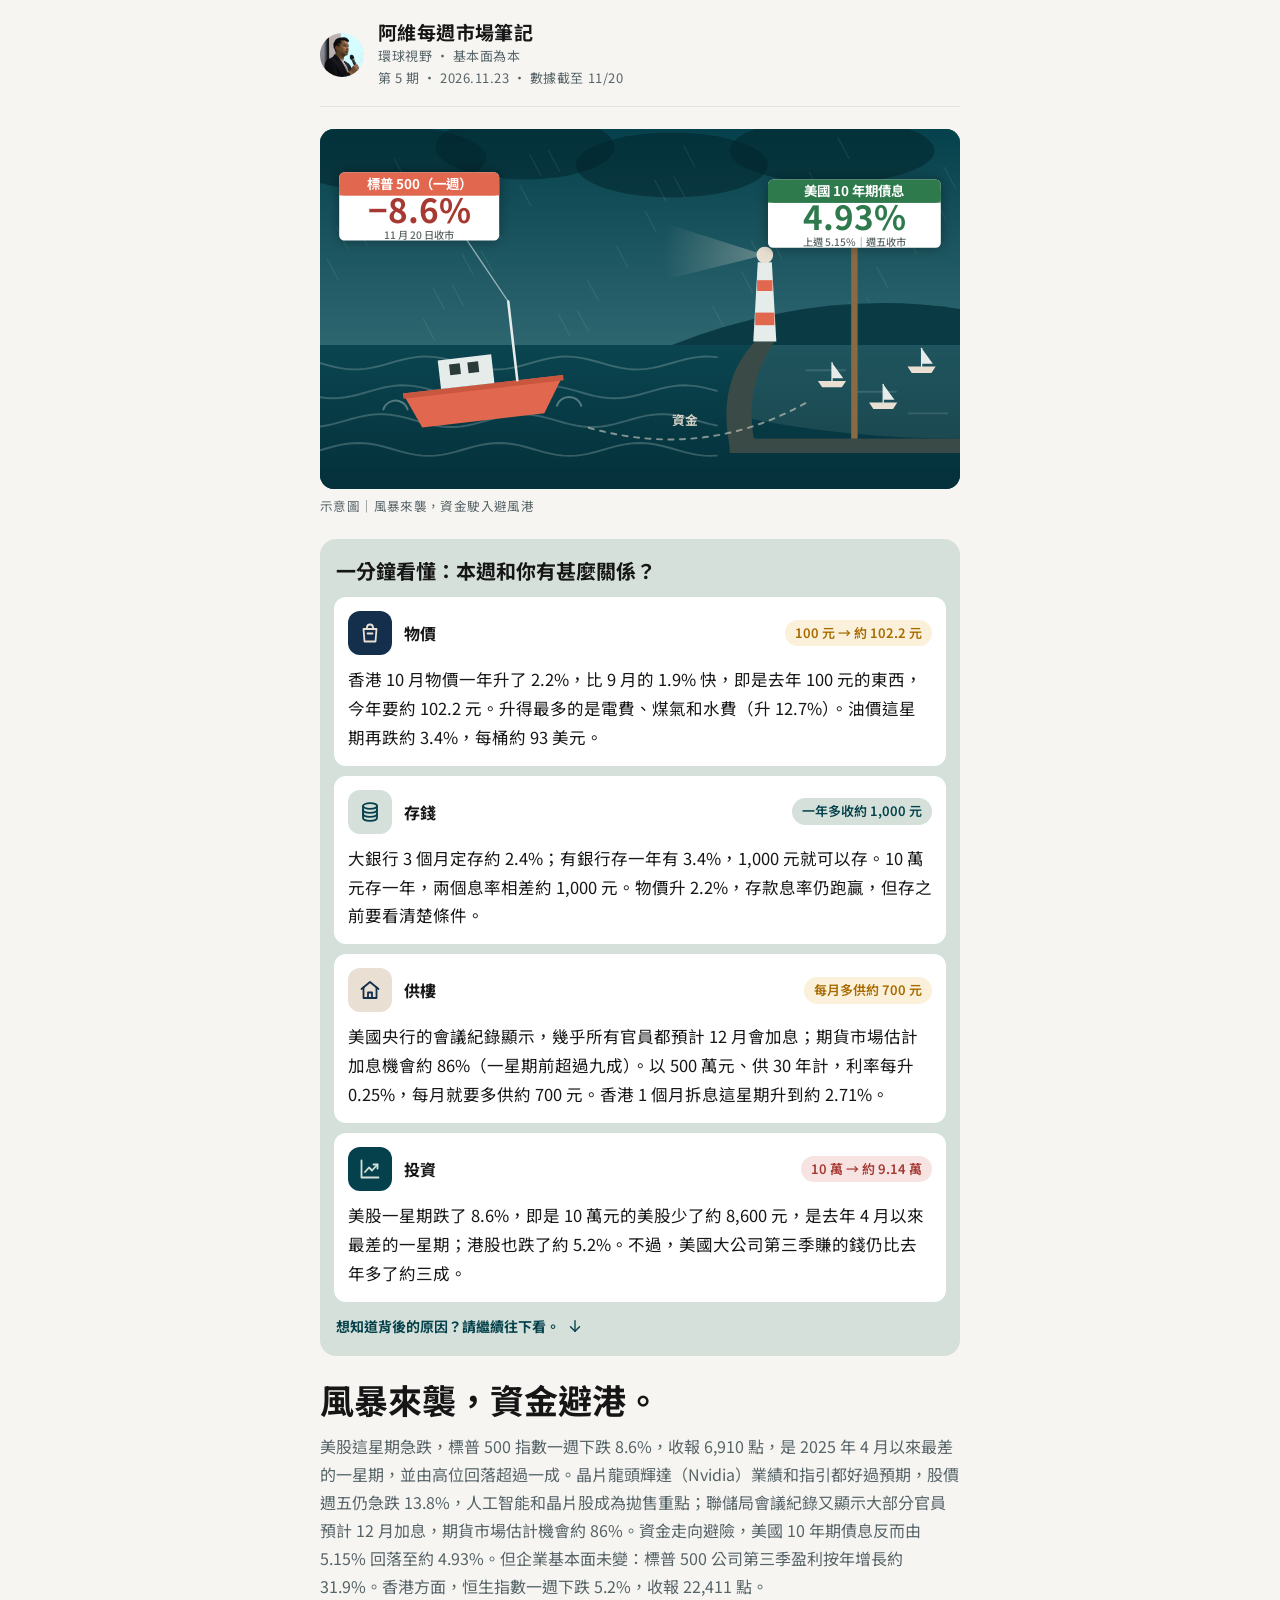
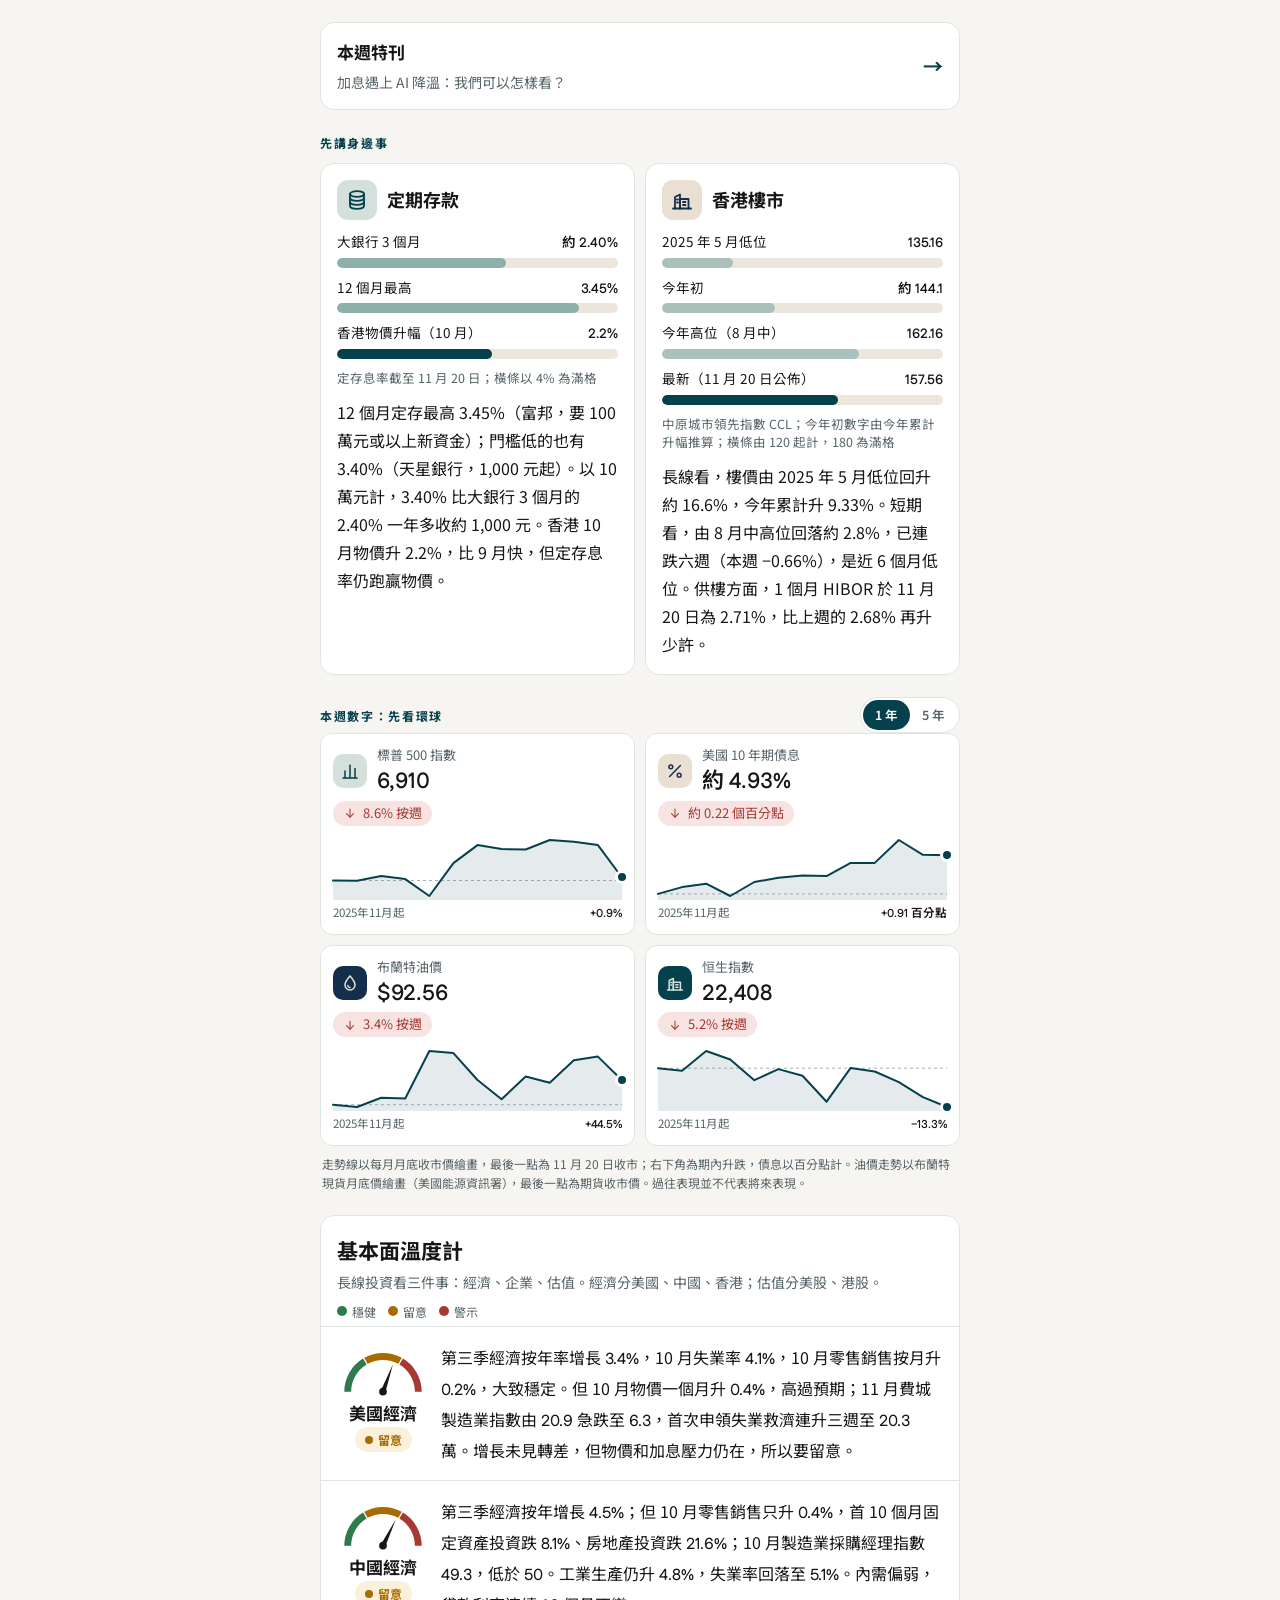
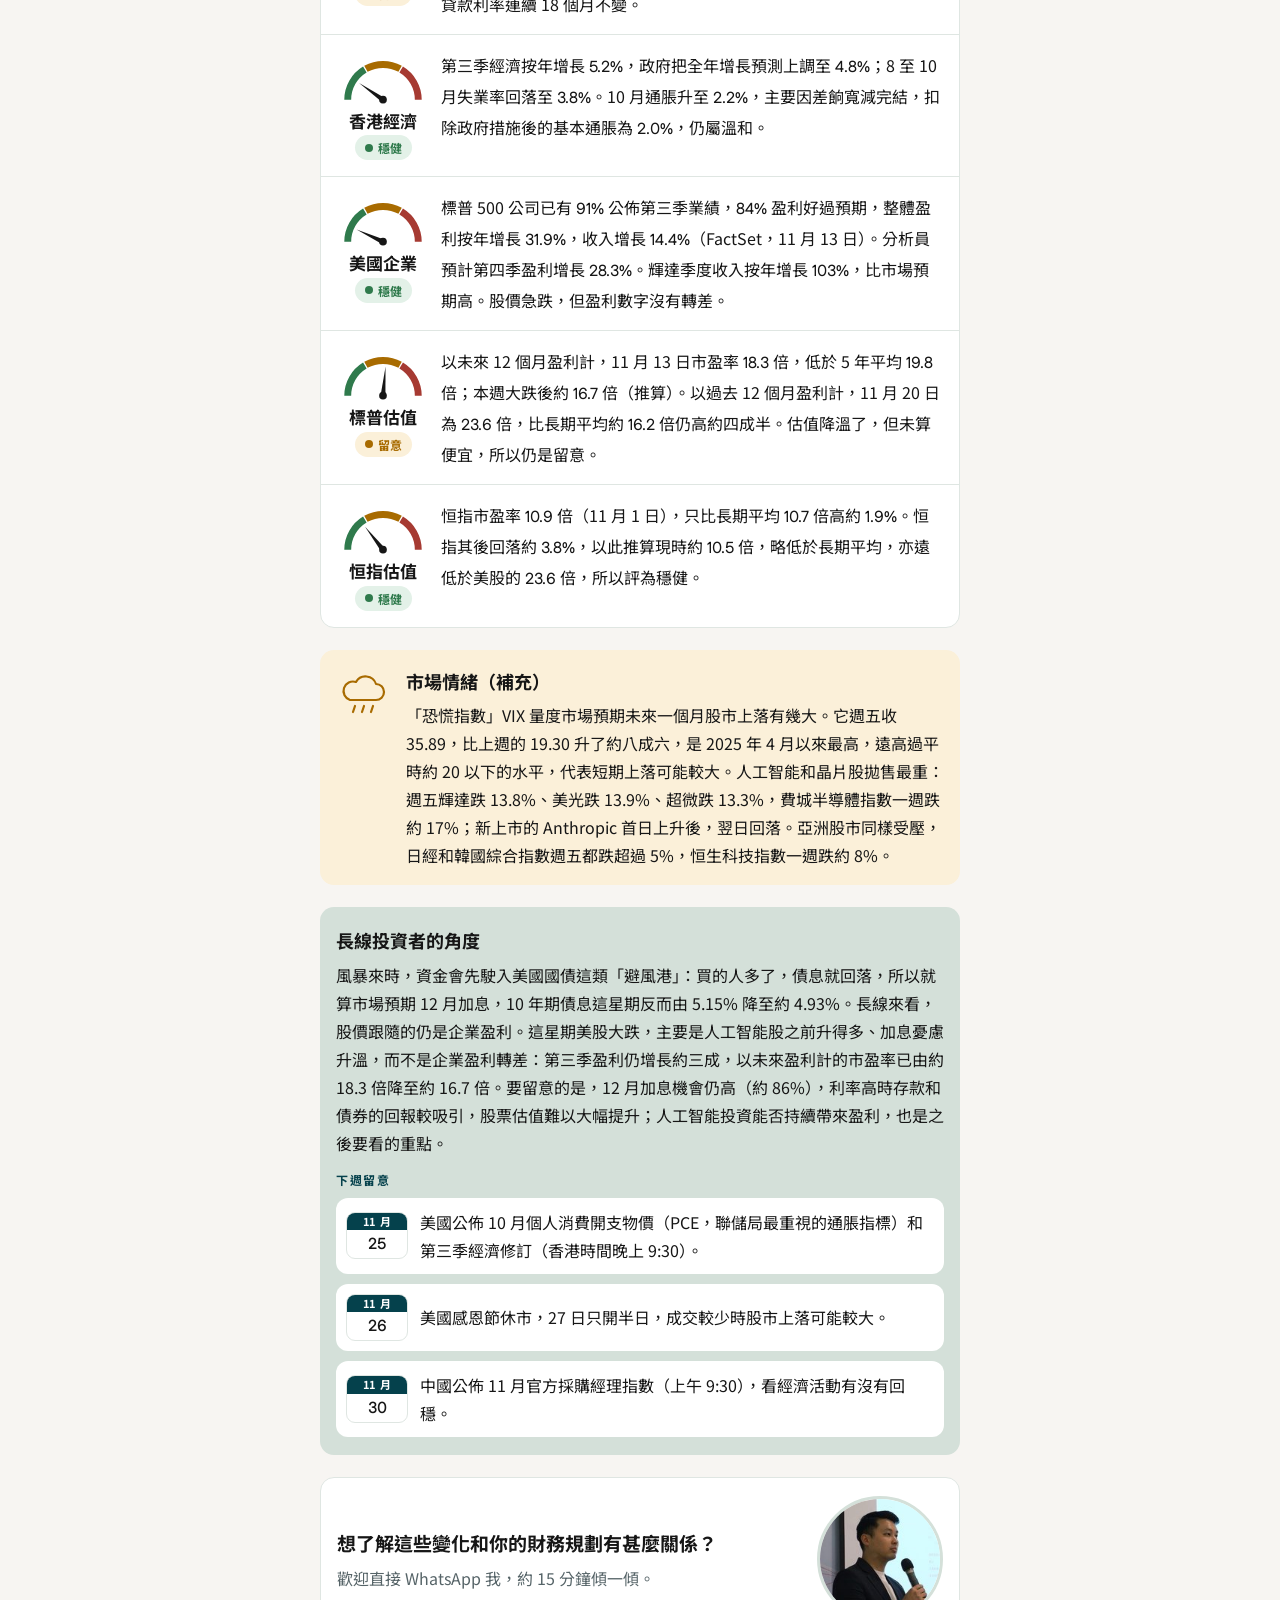
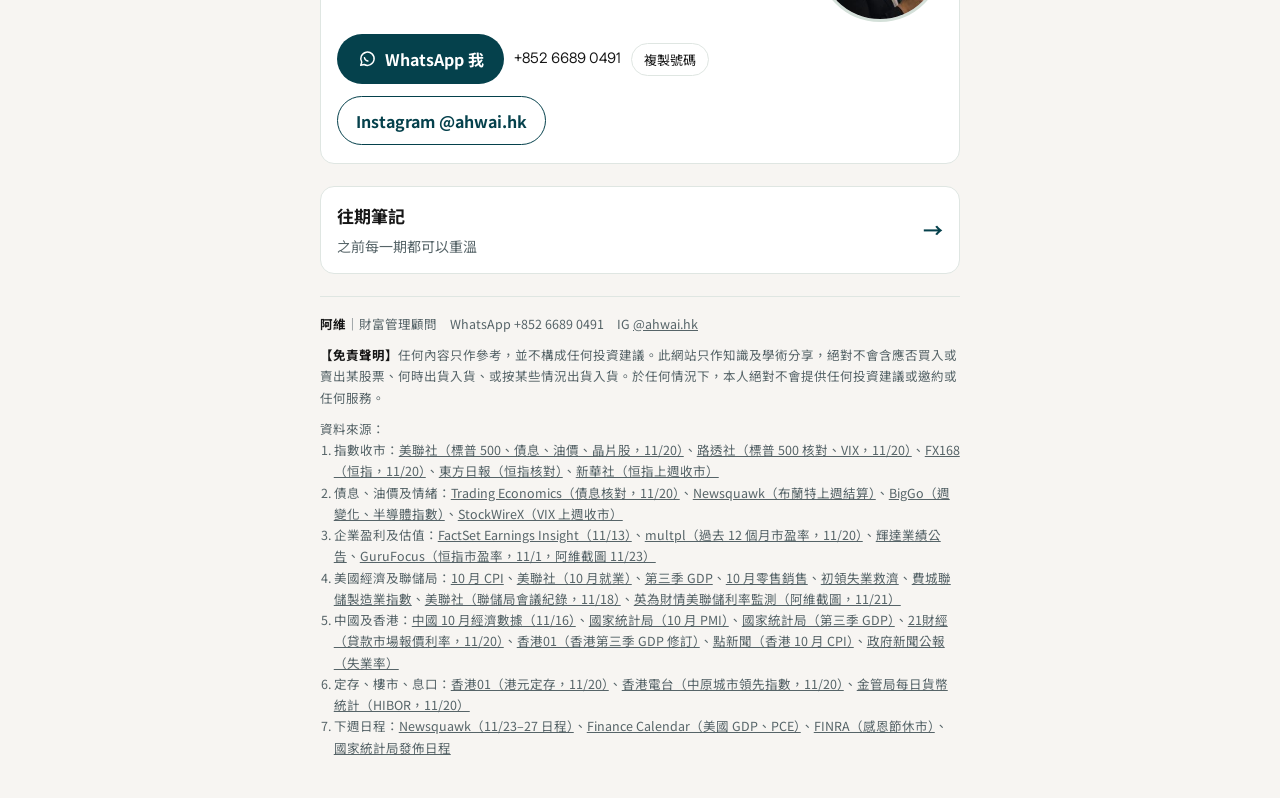
<file: index.html>
<!doctype html>
<html lang="zh-Hant">
<head>
<meta charset="utf-8">
<meta name="viewport" content="width=device-width, initial-scale=1, viewport-fit=cover">
<meta name="description" content="一分鐘看懂本週市場：環球視野，基本面為本。">
<meta property="og:type" content="article">
<meta property="og:title" content="阿維每週市場筆記">
<meta property="og:description" content="一分鐘看懂本週市場，以及它和你的存款、供樓、投資有甚麼關係。">
<meta property="og:image" content="https://ahwai79.github.io/weekly/og.png">
<meta property="og:url" content="https://ahwai79.github.io/weekly/">
<style>:root{padding-top:env(safe-area-inset-top,0px);padding-bottom:env(safe-area-inset-bottom,0px)}body{margin:0}img{max-width:100%}[hidden]{display:none!important}</style>
<title>阿維每週市場筆記</title>
<meta name="claude:viewport-fit-sides" content="cover">
<link rel="preconnect" href="https://fonts.googleapis.com">
<link rel="preconnect" href="https://fonts.gstatic.com" crossorigin>
<link rel="stylesheet" href="https://fonts.googleapis.com/css2?family=Noto+Sans+TC:wght@400;500;700;900&family=Fustat:wght@500;600;700;800&display=swap">
<style>
/* Layout: one narrow reading column, like a printed client letter, with infographic touches: icon chips, bars, gauges and a gently animated hero. Colours and type follow the Team Servant design system (deep green, light green, dark blue, sand). */
:root{
  --bg:#F7F5F2; --paper:#FFFFFF; --ink:#161616; --muted:#566468; --line:#DFE6E2;
  --accent:#05414C; --accent-soft:#D4E0D9;
  --ok:#2F7A4C; --ok-soft:#E3F1E8; --warn:#A86B00; --warn-soft:#FBF0D9; --bad:#A63A32; --bad-soft:#F7E3E1;
  --track:#ECE6DC;
  --bar-hi:#05414C; --bar-lo:#8DB0A9; --bar-warm:#C49A63; --bar-old:#A9C1BA;
  --serif:"Noto Sans TC","PingFang TC","Microsoft JhengHei",system-ui,sans-serif;
  --sans:"Noto Sans TC","PingFang TC","Microsoft JhengHei",system-ui,sans-serif;
  --mono:"Fustat","Noto Sans TC",system-ui,sans-serif;
}
@media (prefers-color-scheme: dark){:root:not([data-theme="light"]){
  --bg:#06262D; --paper:#0B3239; --ink:#F2F5F3; --muted:#A9BDB8; --line:#1C4A52;
  --accent:#D4E0D9; --accent-soft:#11414A;
  --ok:#7FCB98; --ok-soft:#1B2E23; --warn:#E6B65A; --warn-soft:#33291A; --bad:#EE8F86; --bad-soft:#3A2220;
  --track:#173F47;
  --bar-hi:#D4E0D9; --bar-lo:#5E8F89; --bar-warm:#E0B987; --bar-old:#2F5E64;
  color-scheme:dark}}
:root[data-theme="dark"]{
  --bg:#06262D; --paper:#0B3239; --ink:#F2F5F3; --muted:#A9BDB8; --line:#1C4A52;
  --accent:#D4E0D9; --accent-soft:#11414A;
  --ok:#7FCB98; --ok-soft:#1B2E23; --warn:#E6B65A; --warn-soft:#33291A; --bad:#EE8F86; --bad-soft:#3A2220;
  --track:#173F47;
  --bar-hi:#D4E0D9; --bar-lo:#5E8F89; --bar-warm:#E0B987; --bar-old:#2F5E64;
  color-scheme:dark}
body{background:var(--bg);color:var(--ink);font-family:var(--sans);font-size:16px;line-height:1.75;-webkit-font-smoothing:antialiased}
.wrap{max-width:640px;margin:0 auto;padding-left:max(16px,env(safe-area-inset-left,0px));padding-right:max(16px,env(safe-area-inset-right,0px));padding-block:20px 40px;display:flex;flex-direction:column;gap:22px}
svg.i{width:24px;height:24px;fill:none;stroke:currentColor;stroke-width:1.8;stroke-linecap:round;stroke-linejoin:round;flex:none}

/* masthead */
.mast{display:flex;align-items:center;gap:14px;padding-bottom:16px;border-bottom:1px solid var(--line)}
.avatar{width:44px;height:44px;border-radius:50%;background:var(--accent);flex:none;overflow:hidden}
.avatar img{width:100%;height:100%;object-fit:cover;display:block}
.mast-text{min-width:0}
.brand{font-family:var(--serif);font-weight:700;font-size:19px;letter-spacing:.02em;line-height:1.3}
.issue{font-size:13px;color:var(--muted);letter-spacing:.04em}

/* hero */
.hero{margin:0;display:flex;flex-direction:column;gap:6px}
.hero canvas{display:block;width:100%;max-width:100%;aspect-ratio:16/9;border-radius:14px;background:#05414C}
.hero figcaption{font-size:12.5px;color:var(--muted);letter-spacing:.03em}

/* one-minute summary */
.simple{background:var(--accent-soft);border-radius:16px;padding:18px 14px;display:flex;flex-direction:column;gap:12px}
.simple h2{font-family:var(--serif);font-size:20px;line-height:1.4;margin:0 2px;text-wrap:balance}
.simple-list{list-style:none;margin:0;padding:0;display:flex;flex-direction:column;gap:10px}
.simple-list li{background:var(--paper);border-radius:12px;padding:14px;display:grid;grid-template-columns:44px minmax(0,1fr);gap:10px 12px;align-items:center}
.simple-list li > div{display:contents}
.ico{width:44px;height:44px;border-radius:12px;display:grid;place-items:center;color:#fff}
.ico.c1{background:#132F4C;color:#E9E0D3} .ico.c2{background:#D4E0D9;color:#05414C} .ico.c3{background:#E9E0D3;color:#132F4C} .ico.c4{background:#05414C;color:#D4E0D9}
.simple-list .head{display:flex;align-items:center;justify-content:space-between;gap:6px 8px;flex-wrap:wrap;min-width:0}
.simple-list .tag{font-weight:700;font-size:16px}
.chip{font-family:var(--sans);font-size:13px;font-weight:600;border-radius:999px;padding:2px 10px;background:var(--accent-soft);color:var(--accent);white-space:nowrap}
.chip.warn{background:var(--warn-soft);color:var(--warn)} .chip.bad{background:var(--bad-soft);color:var(--bad)}
.simple-list p{grid-column:1 / -1;margin:0;font-size:16.5px;line-height:1.75}
.simple-more{margin:0 2px;font-size:14px;color:var(--accent);font-weight:700;display:flex;align-items:center;gap:6px}
.simple-more svg{width:18px;height:18px;animation:nudge 1.6s ease-in-out infinite}
@keyframes nudge{0%,100%{transform:translateY(0)}50%{transform:translateY(4px)}}

/* lead */
.lead h1{font-family:var(--serif);font-weight:700;font-size:clamp(26px,7vw,34px);line-height:1.3;margin:0 0 10px;text-wrap:balance}
.lead p{margin:0;color:var(--muted)}
.section-label{font-size:12px;letter-spacing:.14em;color:var(--accent);font-weight:700;margin:0 0 10px}

/* life cards */
.life-grid{display:grid;grid-template-columns:repeat(2,minmax(0,1fr));gap:10px}
@media (max-width:520px){.life-grid{grid-template-columns:1fr}}
.life-card{background:var(--paper);border:1px solid var(--line);border-radius:14px;padding:16px;display:flex;flex-direction:column;gap:10px;min-width:0}
.life-card .top{display:flex;align-items:center;gap:10px}
.life-card .top .ico{width:40px;height:40px;border-radius:11px}
.life-card h3{font-family:var(--serif);font-size:18px;margin:0}
.life-card .cap{font-size:12.5px;color:var(--muted);margin:0;line-height:1.5}
.life-card p{margin:0}
.bars{display:flex;flex-direction:column;gap:8px;margin:0;padding:0;list-style:none}
.bars li{display:grid;grid-template-columns:minmax(0,1fr) auto;gap:2px 10px;font-size:13.5px;align-items:baseline}
.bars .val{font-family:var(--mono);font-weight:600}
.bars .track{grid-column:1 / -1;height:10px;border-radius:999px;background:var(--track);overflow:hidden}
.bars .fill{display:block;height:100%;width:var(--w);border-radius:999px;background:var(--bar-hi);transform-origin:left;transition:transform 1.1s cubic-bezier(.2,.8,.2,1)}
.bars .fill.lo{background:var(--bar-lo)} .bars .fill.alt{background:var(--bar-warm)} .bars .fill.soft{background:var(--bar-old)}

/* stats */
.stats{display:grid;grid-template-columns:repeat(2,minmax(0,1fr));gap:10px}
.stat{background:var(--paper);border:1px solid var(--line);border-radius:12px;padding:12px;min-width:0;display:grid;align-content:start;grid-template-columns:auto minmax(0,1fr);gap:4px 10px;align-items:center}
.stat .ico{width:34px;height:34px;border-radius:10px;background:#D4E0D9;color:#05414C;grid-row:span 2}
.stat:nth-child(4n+2) .ico{background:#E9E0D3;color:#132F4C} .stat:nth-child(4n+3) .ico{background:#132F4C;color:#E9E0D3} .stat:nth-child(4n+4) .ico{background:#05414C;color:#D4E0D9}
.stat .ico svg{width:20px;height:20px}
.stat .k{font-size:13px;color:var(--muted);line-height:1.4}
.stat .v{font-family:var(--mono);font-weight:600;font-size:clamp(18px,4.8vw,22px);line-height:1.3}
.stat .d{grid-column:1 / -1;font-family:var(--sans);font-size:13px;display:inline-flex;align-items:center;gap:6px;justify-self:start;border-radius:999px;padding:1px 10px}
.d.down{color:var(--bad);background:var(--bad-soft)} .d.up{color:var(--warn);background:var(--warn-soft)} .d.flat{color:var(--muted);background:var(--track)}
@media (max-width:360px){.stats{grid-template-columns:1fr}}
/* trend sparkline inside stat cards (1 年 / 5 年) */
.stats-head{display:flex;align-items:center;justify-content:space-between;gap:10px;flex-wrap:wrap}
.stats-head .section-label{margin:0}
.seg{display:inline-flex;border:1px solid var(--line);border-radius:999px;padding:2px;background:var(--paper)}
.seg button{font:600 12.5px/1 var(--sans);border:0;background:none;color:var(--muted);padding:6px 12px;border-radius:999px;cursor:pointer;min-height:30px}
.seg button[aria-pressed="true"]{background:var(--accent);color:var(--paper)}
.seg button:focus-visible{outline:2px solid var(--accent);outline-offset:2px}
.spark{grid-column:1 / -1;margin-top:6px;position:relative}
.spark svg{display:block;width:100%;height:64px;overflow:visible;touch-action:pan-y}
.spark .ln{fill:none;stroke:var(--accent);stroke-width:2;vector-effect:non-scaling-stroke;stroke-linejoin:round;stroke-linecap:round}
.spark .base{stroke:var(--muted);stroke-width:1;stroke-dasharray:3 3;opacity:.5;vector-effect:non-scaling-stroke}
.spark .ar{fill:var(--accent);opacity:.10}
.spark .cur{stroke:var(--muted);stroke-width:1;vector-effect:non-scaling-stroke;opacity:0}
.spark.hover .cur{opacity:.6}
.spark .dot{position:absolute;width:8px;height:8px;margin:-4px 0 0 -4px;border-radius:50%;background:var(--accent);box-shadow:0 0 0 3px var(--paper);pointer-events:none}
.spark .meta{display:flex;justify-content:space-between;gap:6px;white-space:nowrap;font-size:11.5px;color:var(--muted);margin-top:4px;line-height:1.4}
.spark .meta b{font-family:var(--mono);font-weight:600;color:var(--ink)}
.spark-note{font-size:12px;color:var(--muted);margin:8px 2px 0;line-height:1.6}
.js-anim .spark .ln{transition:none}


/* thermometer with gauges */
.thermo{background:var(--paper);border:1px solid var(--line);border-radius:14px;overflow:hidden}
.thermo-head{padding:16px 16px 4px}
.thermo-head h2{font-family:var(--serif);font-size:21px;margin:0}
.thermo-head p{margin:2px 0 0;font-size:14px;color:var(--muted)}
.legend{display:flex;gap:12px;flex-wrap:wrap;font-size:12px;color:var(--muted);margin-top:6px}
.legend span{display:inline-flex;align-items:center;gap:5px}
.legend i{width:10px;height:10px;border-radius:50%;display:inline-block}
.row{display:grid;grid-template-columns:92px minmax(0,1fr);gap:12px;padding:16px;border-top:1px solid var(--line)}
.row:first-of-type{border-top:0}
.gauge{display:flex;flex-direction:column;align-items:center;gap:4px}
.gauge svg{width:92px;height:56px;overflow:visible}
.gauge .seg{fill:none;stroke-width:9;stroke-linecap:butt}
.gauge .needle{transform-box:view-box;transform-origin:60px 60px;transform:rotate(-90deg);transition:transform 1.3s cubic-bezier(.3,1.35,.5,1)}
.gauge.in .needle{transform:rotate(var(--a))}
.gauge .name{font-family:var(--serif);font-weight:700;font-size:17px;line-height:1.2}
.pill{font-size:12px;font-weight:700;border-radius:999px;padding:2px 10px;white-space:nowrap;display:inline-flex;align-items:center;gap:5px}
.pill::before{content:"";width:8px;height:8px;border-radius:50%;background:currentColor}
.pill.ok{color:var(--ok);background:var(--ok-soft)} .pill.warn{color:var(--warn);background:var(--warn-soft)} .pill.bad{color:var(--bad);background:var(--bad-soft)}
.row p{margin:0;min-width:0}
.num{font-family:var(--mono);font-weight:500}

/* mood */
.mood{display:grid;grid-template-columns:56px minmax(0,1fr);gap:14px;align-items:start;background:var(--warn-soft);border-radius:14px;padding:16px}
.mood .wx{width:56px;height:56px;color:var(--warn)}
.mood .wx .drop{animation:rain 1.4s linear infinite}
.mood .wx .drop:nth-of-type(2){animation-delay:.45s} .mood .wx .drop:nth-of-type(3){animation-delay:.9s}
@keyframes rain{0%{transform:translateY(-3px);opacity:0}30%{opacity:1}100%{transform:translateY(6px);opacity:0}}
.mood h3,.view h3{font-family:var(--serif);font-size:18px;margin:0 0 4px}
.mood p{margin:0;color:var(--ink)}

/* view + calendar tiles */
.view{background:var(--accent-soft);border-radius:14px;padding:18px 16px}
.view p{margin:0 0 12px}
.watch{list-style:none;margin:0;padding:0;display:flex;flex-direction:column;gap:10px}
.watch li{display:grid;grid-template-columns:62px minmax(0,1fr);gap:12px;align-items:center;background:var(--paper);border-radius:12px;padding:10px}
.cal{border-radius:9px;overflow:hidden;border:1px solid var(--line);text-align:center;background:var(--paper);line-height:1.2}
.cal .m{display:block;background:var(--accent);color:var(--paper);font-size:11px;font-weight:700;padding:2px 0;letter-spacing:.06em}
.cal .dd{display:block;font-family:var(--mono);font-weight:600;font-size:16px;padding:5px 0 4px}

/* special issue: reasons box */
.why{background:var(--paper);border:1px solid var(--line);border-radius:14px;padding:18px 16px}
.why .watch li{background:var(--accent-soft)}
.watch .ico{justify-self:center}
.watch strong{color:var(--ink)}

/* contact */
.cta{background:var(--paper);border:1px solid var(--line);border-radius:14px;padding:18px 16px;display:flex;flex-direction:column;gap:12px}
.cta h3{font-family:var(--serif);font-size:19px;margin:0}
.cta p{margin:0;color:var(--muted)}
.cta-top{display:grid;grid-template-columns:minmax(0,1fr) auto;gap:6px 14px;align-items:center}
.cta-top h3{margin-bottom:4px}
.cta-photo{width:120px;height:120px;border-radius:50%;overflow:hidden;flex:none;border:3px solid var(--accent-soft);background:var(--accent)}
.cta-photo img{width:100%;height:100%;object-fit:cover;display:block}
@media (max-width:400px){.cta-photo{width:100px;height:100px}}
.cta-actions{display:flex;flex-wrap:wrap;gap:10px;align-items:center}
.btn{display:inline-flex;align-items:center;gap:8px;background:var(--accent);color:var(--paper);text-decoration:none;font-weight:700;border-radius:999px;padding:11px 20px;border:0;font-size:16px;font-family:var(--sans);cursor:pointer}
.btn svg{width:20px;height:20px}
.btn.wa{background:#05414C;color:#fff}
.btn.ghost{background:transparent;color:var(--accent);border:1.5px solid var(--accent);padding:9.5px 18px}
.btn:focus-visible,.copy:focus-visible{outline:3px solid var(--warn);outline-offset:2px}
.phone{font-family:var(--mono);font-size:15px;user-select:all}
.copy{background:none;border:1px solid var(--line);color:var(--ink);border-radius:999px;padding:6px 12px;font-size:13px;cursor:pointer;font-family:var(--sans)}
.fine{font-size:12.5px;line-height:1.7;color:var(--muted);border-top:1px solid var(--line);padding-top:16px;display:flex;flex-direction:column;gap:10px}
.fine strong{color:var(--ink)}
.fine a{color:var(--muted)}
.src{margin:0;padding-left:1.1em}

/* scroll reveal: only armed by script, so the page reads fine without it */
.js-anim .rv{opacity:0;transform:translateY(16px);transition:opacity .7s ease,transform .7s ease}
.js-anim .rv.in{opacity:1;transform:none}
.js-anim .bars .fill{transform:scaleX(0)}
.js-anim .in .bars .fill,.js-anim .bars.in .fill{transform:scaleX(1)}
@media (prefers-reduced-motion: reduce){
  .js-anim .rv{opacity:1;transform:none;transition:none}
  .js-anim .bars .fill{transform:none;transition:none}
  .gauge .needle{transition:none}
  .simple-more svg,.mood .wx .drop{animation:none}
}
.past{display:flex;align-items:center;justify-content:space-between;gap:12px;background:var(--paper);border:1px solid var(--line);border-radius:14px;padding:14px 16px;color:var(--ink);text-decoration:none}.past strong{font-family:var(--serif);font-size:17px}.past span{color:var(--muted);font-size:14px}.past b{color:var(--accent);font-size:20px;line-height:1}.past:focus-visible{outline:3px solid var(--warn);outline-offset:2px}
</style>
</head>
<body>
<!-- Icon sprite: line icons drawn for this page, coloured with currentColor. -->
<svg width="0" height="0" style="position:absolute" aria-hidden="true">
  <symbol id="i-bag" viewBox="0 0 24 24"><path d="M5.5 8h13l-1 12.5h-11z"/><path d="M9 8V6.5a3 3 0 0 1 6 0V8"/><path d="M9.5 12.5h5"/></symbol>
  <symbol id="i-coins" viewBox="0 0 24 24"><ellipse cx="12" cy="6" rx="7" ry="2.8"/><path d="M5 6v4c0 1.5 3.1 2.8 7 2.8s7-1.3 7-2.8V6"/><path d="M5 10v4c0 1.5 3.1 2.8 7 2.8s7-1.3 7-2.8v-4"/><path d="M5 14v4c0 1.5 3.1 2.8 7 2.8s7-1.3 7-2.8v-4"/></symbol>
  <symbol id="i-home" viewBox="0 0 24 24"><path d="M3.5 11 12 4l8.5 7"/><path d="M5.5 9.5V20h13V9.5"/><path d="M10 20v-5.5h4V20"/></symbol>
  <symbol id="i-trend" viewBox="0 0 24 24"><path d="M3.5 3.5v17h17"/><path d="m7 15 4-4.5 3 3 5.5-6"/><path d="M15.5 7.5h4v4"/></symbol>
  <symbol id="i-bars" viewBox="0 0 24 24"><path d="M6 20v-8"/><path d="M12 20V5"/><path d="M18 20v-11"/><path d="M3.5 20.5h17"/></symbol>
  <symbol id="i-pct" viewBox="0 0 24 24"><path d="M18.5 5.5l-13 13"/><circle cx="7" cy="7" r="2.3"/><circle cx="17" cy="17" r="2.3"/></symbol>
  <symbol id="i-drop" viewBox="0 0 24 24"><path d="M12 3.5s6 6.6 6 10.8a6 6 0 0 1-12 0C6 10.1 12 3.5 12 3.5z"/><path d="M9.3 15a2.8 2.8 0 0 0 2.7 2.4"/></symbol>
  <symbol id="i-city" viewBox="0 0 24 24"><path d="M3 20.5h18"/><path d="M5 20.5V9l5-2.5v14"/><path d="M10 20.5V11h8.5v9.5"/><path d="M13 14h2.5M13 17h2.5M7 11.5h1M7 14.5h1"/></symbol>
  <symbol id="i-down" viewBox="0 0 24 24"><path d="M12 5v14"/><path d="m6 13 6 6 6-6"/></symbol>
  <symbol id="i-up" viewBox="0 0 24 24"><path d="M12 19V5"/><path d="m6 11 6-6 6 6"/></symbol>
  <symbol id="i-chat" viewBox="0 0 24 24"><path d="M4.5 19.5l1.2-3.7A8 8 0 1 1 8.6 18.6z"/><path d="M9 10.5c.3 1.8 2 3.6 4 4"/></symbol>
</svg>

<div class="wrap">
  <header class="mast">
    <div class="avatar"><img src="[data-uri]" alt="阿維"></div>
    <div class="mast-text">
      <div class="brand">阿維每週市場筆記</div>
      <div class="issue">環球視野 · 基本面為本</div>
      <div class="issue">第 5 期 · 2026.11.23 · 數據截至 11/20</div>
    </div>
  </header>

  <figure class="hero">
    <canvas id="hero" role="img" aria-label="示意圖：暴風雨的海上，寫著標普 500 一週跌 8.6% 的大船在防波堤外搖晃；金色小船（資金）駛入平靜的避風港，港口牌寫美國 10 年期債息 4.93%，上週 5.15%" data-weather="storm"></canvas>
    <figcaption>示意圖｜風暴來襲，資金駛入避風港</figcaption>
  </figure>

  <section class="simple" aria-labelledby="simple-title">
    <h2 id="simple-title">一分鐘看懂：本週和你有甚麼關係？</h2>
    <ul class="simple-list">
      <li class="rv">
        <span class="ico c1"><svg class="i"><use href="#i-bag"/></svg></span>
        <div>
          <div class="head"><span class="tag">物價</span><span class="chip warn">100 元 → 約 102.2 元</span></div>
          <p>香港 10 月物價一年升了 2.2%，比 9 月的 1.9% 快，即是去年 100 元的東西，今年要約 102.2 元。升得最多的是電費、煤氣和水費（升 12.7%）。油價這星期再跌約 3.4%，每桶約 93 美元。</p>
        </div>
      </li>
      <li class="rv">
        <span class="ico c2"><svg class="i"><use href="#i-coins"/></svg></span>
        <div>
          <div class="head"><span class="tag">存錢</span><span class="chip">一年多收約 1,000 元</span></div>
          <p>大銀行 3 個月定存約 2.4%；有銀行存一年有 3.4%，1,000 元就可以存。10 萬元存一年，兩個息率相差約 1,000 元。物價升 2.2%，存款息率仍跑贏，但存之前要看清楚條件。</p>
        </div>
      </li>
      <li class="rv">
        <span class="ico c3"><svg class="i"><use href="#i-home"/></svg></span>
        <div>
          <div class="head"><span class="tag">供樓</span><span class="chip warn">每月多供約 700 元</span></div>
          <p>美國央行的會議紀錄顯示，幾乎所有官員都預計 12 月會加息；期貨市場估計加息機會約 86%（一星期前超過九成）。以 500 萬元、供 30 年計，利率每升 0.25%，每月就要多供約 700 元。香港 1 個月拆息這星期升到約 2.71%。</p>
        </div>
      </li>
      <li class="rv">
        <span class="ico c4"><svg class="i"><use href="#i-trend"/></svg></span>
        <div>
          <div class="head"><span class="tag">投資</span><span class="chip bad">10 萬 → 約 9.14 萬</span></div>
          <p>美股一星期跌了 8.6%，即是 10 萬元的美股少了約 8,600 元，是去年 4 月以來最差的一星期；港股也跌了約 5.2%。不過，美國大公司第三季賺的錢仍比去年多了約三成。</p>
        </div>
      </li>
    </ul>
    <p class="simple-more">想知道背後的原因？請繼續往下看。<svg class="i"><use href="#i-down"/></svg></p>
  </section>

  <section class="lead rv">
    <h1>風暴來襲，資金避港。</h1>
    <p>美股這星期急跌，標普 500 指數一週下跌 8.6%，收報 6,910 點，是 2025 年 4 月以來最差的一星期，並由高位回落超過一成。晶片龍頭輝達（Nvidia）業績和指引都好過預期，股價週五仍急跌 13.8%，人工智能和晶片股成為拋售重點；聯儲局會議紀錄又顯示大部分官員預計 12 月加息，期貨市場估計機會約 86%。資金走向避險，美國 10 年期債息反而由 5.15% 回落至約 4.93%。但企業基本面未變：標普 500 公司第三季盈利按年增長約 31.9%。香港方面，恒生指數一週下跌 5.2%，收報 22,411 點。</p>
  </section>

  <a class="past rv" href="https://ahwai79.github.io/weekly/special/2026-11-21-rates-ai.html"><div><strong>本週特刊</strong><br><span>加息遇上 AI 降溫：我們可以怎樣看？</span></div><b aria-hidden="true">→</b></a>

  <section class="life" aria-labelledby="life-title">
    <p class="section-label" id="life-title">先講身邊事</p>
    <div class="life-grid">
      <article class="life-card rv">
        <div class="top"><span class="ico c2"><svg class="i"><use href="#i-coins"/></svg></span><h3>定期存款</h3></div>
        <ul class="bars" aria-label="港元定存息率與香港通脹比較">
          <li><span>大銀行 3 個月</span><span class="val">約 2.40%</span><span class="track"><span class="fill lo" style="--w:60%"></span></span></li>
          <li><span>12 個月最高</span><span class="val">3.45%</span><span class="track"><span class="fill lo" style="--w:86.25%"></span></span></li>
          <li><span>香港物價升幅（10 月）</span><span class="val">2.2%</span><span class="track"><span class="fill" style="--w:55%"></span></span></li>
        </ul>
        <p class="cap">定存息率截至 11 月 20 日；橫條以 4% 為滿格</p>
        <p>12 個月定存最高 3.45%（富邦，要 100 萬元或以上新資金）；門檻低的也有 3.40%（天星銀行，1,000 元起）。以 10 萬元計，3.40% 比大銀行 3 個月的 2.40% 一年多收約 1,000 元。香港 10 月物價升 2.2%，比 9 月快，但定存息率仍跑贏物價。</p>
      </article>
      <article class="life-card rv">
        <div class="top"><span class="ico c3"><svg class="i"><use href="#i-city"/></svg></span><h3>香港樓市</h3></div>
        <ul class="bars" aria-label="中原城市領先指數：長線走勢">
          <li><span>2025 年 5 月低位</span><span class="val">135.16</span><span class="track"><span class="fill soft" style="--w:25.27%"></span></span></li>
          <li><span>今年初</span><span class="val">約 144.1</span><span class="track"><span class="fill soft" style="--w:40.19%"></span></span></li>
          <li><span>今年高位（8 月中）</span><span class="val">162.16</span><span class="track"><span class="fill soft" style="--w:70.27%"></span></span></li>
          <li><span>最新（11 月 20 日公佈）</span><span class="val">157.56</span><span class="track"><span class="fill" style="--w:62.6%"></span></span></li>
        </ul>
        <p class="cap">中原城市領先指數 CCL；今年初數字由今年累計升幅推算；橫條由 120 起計，180 為滿格</p>
        <p>長線看，樓價由 2025 年 5 月低位回升約 16.6%，今年累計升 9.33%。短期看，由 8 月中高位回落約 2.8%，已連跌六週（本週 −0.66%），是近 6 個月低位。供樓方面，1 個月 HIBOR 於 11 月 20 日為 2.71%，比上週的 2.68% 再升少許。</p>
      </article>
    </div>
  </section>

  <section>
    <div class="stats-head"><p class="section-label">本週數字：先看環球</p><div class="seg" role="group" aria-label="走勢圖時間"><button type="button" data-span="12" aria-pressed="true">1 年</button><button type="button" data-span="60" aria-pressed="false">5 年</button></div></div>
    <div class="stats">
      <div class="stat rv"><span class="ico"><svg class="i"><use href="#i-bars"/></svg></span><div class="k">標普 500 指數</div><div class="v" data-count="6910" data-dec="0">6,910</div><div class="d down"><svg class="i" style="width:14px;height:14px"><use href="#i-down"/></svg>8.6% 按週</div><div class="spark" data-series="spx" data-dec="0"></div></div>
      <div class="stat rv"><span class="ico"><svg class="i"><use href="#i-pct"/></svg></span><div class="k">美國 10 年期債息</div><div class="v" data-count="4.93" data-dec="2" data-prefix="約 " data-suffix="%">約 4.93%</div><div class="d down"><svg class="i" style="width:14px;height:14px"><use href="#i-down"/></svg>約 0.22 個百分點</div><div class="spark" data-series="tnx" data-dec="2"></div></div>
      <div class="stat rv"><span class="ico"><svg class="i"><use href="#i-drop"/></svg></span><div class="k">布蘭特油價</div><div class="v" data-count="92.57" data-dec="2" data-prefix="$">$92.57</div><div class="d down"><svg class="i" style="width:14px;height:14px"><use href="#i-down"/></svg>3.4% 按週</div><div class="spark" data-series="brent" data-dec="2"></div></div>
      <div class="stat rv"><span class="ico"><svg class="i"><use href="#i-city"/></svg></span><div class="k">恒生指數</div><div class="v" data-count="22411" data-dec="0">22,411</div><div class="d down"><svg class="i" style="width:14px;height:14px"><use href="#i-down"/></svg>5.2% 按週</div><div class="spark" data-series="hsi" data-dec="0"></div></div>
    </div>
    <p class="spark-note">走勢線以每月月底收市價繪畫，最後一點為 11 月 20 日收市；右下角為期內升跌，債息以百分點計。油價走勢以布蘭特現貨月底價繪畫（美國能源資訊署），最後一點為期貨收市價。過往表現並不代表將來表現。</p>
  </section>

  <section class="thermo" aria-labelledby="thermo-title">
    <div class="thermo-head">
      <h2 id="thermo-title">基本面溫度計</h2>
      <p>長線投資看三件事：經濟、企業、估值。經濟分美國、中國、香港；估值分美股、港股。</p>
      <div class="legend" aria-hidden="true"><span><i style="background:var(--ok)"></i>穩健</span><span><i style="background:var(--warn)"></i>留意</span><span><i style="background:var(--bad)"></i>警示</span></div>
    </div>
    <div class="row">
      <div class="gauge" style="--a:20deg"><svg viewBox="0 0 120 66" aria-hidden="true"></svg><span class="name">美國經濟</span><span class="pill warn">留意</span></div>
      <p>第三季經濟按年率增長 <span class="num">3.4%</span>，10 月失業率 <span class="num">4.1%</span>，10 月零售銷售按月升 <span class="num">0.2%</span>，大致穩定。但 10 月物價一個月升 <span class="num">0.4%</span>，高過預期；11 月費城製造業指數由 <span class="num">20.9</span> 急跌至 <span class="num">6.3</span>，首次申領失業救濟連升三週至 <span class="num">20.3</span> 萬。增長未見轉差，但物價和加息壓力仍在，所以要留意。</p>
    </div>
    <div class="row">
      <div class="gauge" style="--a:26deg"><svg viewBox="0 0 120 66" aria-hidden="true"></svg><span class="name">中國經濟</span><span class="pill warn">留意</span></div>
      <p>第三季經濟按年增長 <span class="num">4.5%</span>；但 10 月零售銷售只升 <span class="num">0.4%</span>，首 10 個月固定資產投資跌 <span class="num">8.1%</span>、房地產投資跌 <span class="num">21.6%</span>；10 月製造業採購經理指數 <span class="num">49.3</span>，低於 <span class="num">50</span>。工業生產仍升 <span class="num">4.8%</span>，失業率回落至 <span class="num">5.1%</span>。內需偏弱，貸款利率連續 18 個月不變。</p>
    </div>
    <div class="row">
      <div class="gauge" style="--a:-55deg"><svg viewBox="0 0 120 66" aria-hidden="true"></svg><span class="name">香港經濟</span><span class="pill ok">穩健</span></div>
      <p>第三季經濟按年增長 <span class="num">5.2%</span>，政府把全年增長預測上調至 <span class="num">4.8%</span>；8 至 10 月失業率回落至 <span class="num">3.8%</span>。10 月通脹升至 <span class="num">2.2%</span>，主要因差餉寬減完結，扣除政府措施後的基本通脹為 <span class="num">2.0%</span>，仍屬溫和。</p>
    </div>
    <div class="row">
      <div class="gauge" style="--a:-65deg"><svg viewBox="0 0 120 66" aria-hidden="true"></svg><span class="name">美國企業</span><span class="pill ok">穩健</span></div>
      <p>標普 500 公司已有 <span class="num">91%</span> 公佈第三季業績，<span class="num">84%</span> 盈利好過預期，整體盈利按年增長 <span class="num">31.9%</span>，收入增長 <span class="num">14.4%</span>（FactSet，11 月 13 日）。分析員預計第四季盈利增長 <span class="num">28.3%</span>。輝達季度收入按年增長 <span class="num">103%</span>，比市場預期高。股價急跌，但盈利數字沒有轉差。</p>
    </div>
    <div class="row">
      <div class="gauge" style="--a:5deg"><svg viewBox="0 0 120 66" aria-hidden="true"></svg><span class="name">標普估值</span><span class="pill warn">留意</span></div>
      <p>以未來 12 個月盈利計，11 月 13 日市盈率 <span class="num">18.3</span> 倍，低於 5 年平均 <span class="num">19.8</span> 倍；本週大跌後約 <span class="num">16.7</span> 倍（推算）。以過去 12 個月盈利計，11 月 20 日為 <span class="num">23.6</span> 倍，比長期平均約 <span class="num">16.2</span> 倍仍高約四成半。估值降溫了，但未算便宜，所以仍是留意。</p>
    </div>
    <div class="row">
      <div class="gauge" style="--a:-38deg"><svg viewBox="0 0 120 66" aria-hidden="true"></svg><span class="name">恒指估值</span><span class="pill ok">穩健</span></div>
      <p>恒指市盈率 <span class="num">10.9</span> 倍（11 月 1 日），只比長期平均 <span class="num">10.7</span> 倍高約 <span class="num">1.9%</span>。恒指其後回落約 <span class="num">3.8%</span>，以此推算現時約 <span class="num">10.5</span> 倍，略低於長期平均，亦遠低於美股的 <span class="num">23.6</span> 倍，所以評為穩健。</p>
    </div>
  </section>

  <section class="mood rv">
    <svg class="wx" viewBox="0 0 56 56" aria-hidden="true" fill="none" stroke="currentColor" stroke-width="2.2" stroke-linecap="round" stroke-linejoin="round">
      <path d="M14 34h26a8 8 0 0 0 0-16 11 11 0 0 0-20-2A9 9 0 0 0 14 34z"/>
      <path class="drop" d="M19 40l-2 6"/>
      <path class="drop" d="M28 40l-2 6"/>
      <path class="drop" d="M37 40l-2 6"/>
    </svg>
    <div>
      <h3>市場情緒（補充）</h3>
      <p>「恐慌指數」VIX 量度市場預期未來一個月股市上落有幾大。它週五收 35.89，比上週的 19.30 升了約八成六，是 2025 年 4 月以來最高，遠高過平時約 20 以下的水平，代表短期上落可能較大。人工智能和晶片股拋售最重：週五輝達跌 13.8%、美光跌 13.9%、超微跌 13.3%，費城半導體指數一週跌約 17%；新上市的 Anthropic 首日上升後，翌日回落。亞洲股市同樣受壓，日經和韓國綜合指數週五都跌超過 5%，恒生科技指數一週跌約 8%。</p>
    </div>
  </section>

  <section class="view rv">
    <h3>長線投資者的角度</h3>
    <p>風暴來時，資金會先駛入美國國債這類「避風港」：買的人多了，債息就回落，所以就算市場預期 12 月加息，10 年期債息這星期反而由 5.15% 降至約 4.93%。長線來看，股價跟隨的仍是企業盈利。這星期美股大跌，主要是人工智能股之前升得多、加息憂慮升溫，而不是企業盈利轉差：第三季盈利仍增長約三成，以未來盈利計的市盈率已由約 18.3 倍降至約 16.7 倍。要留意的是，12 月加息機會仍高（約 86%），利率高時存款和債券的回報較吸引，股票估值難以大幅提升；人工智能投資能否持續帶來盈利，也是之後要看的重點。</p>
    <p class="section-label" style="margin-bottom:8px">下週留意</p>
    <ul class="watch">
      <li><span class="cal"><span class="m">11 月</span><span class="dd">25</span></span><span>美國公佈 10 月個人消費開支物價（PCE，聯儲局最重視的通脹指標）和第三季經濟修訂（香港時間晚上 9:30）。</span></li>
      <li><span class="cal"><span class="m">11 月</span><span class="dd">26</span></span><span>美國感恩節休市，27 日只開半日，成交較少時股市上落可能較大。</span></li>
      <li><span class="cal"><span class="m">11 月</span><span class="dd">30</span></span><span>中國公佈 11 月官方採購經理指數（上午 9:30），看經濟活動有沒有回穩。</span></li>
    </ul>
  </section>

  <section class="cta rv">
    <div class="cta-top">
      <div>
        <h3>想了解這些變化和你的財務規劃有甚麼關係？</h3>
        <p>歡迎直接 WhatsApp 我，約 15 分鐘傾一傾。</p>
      </div>
      <div class="cta-photo"><img src="[data-uri]" alt="阿維"></div>
    </div>
    <div class="cta-actions">
      <a class="btn wa" id="wa-btn" href="#" target="_blank" rel="noopener"><svg class="i"><use href="#i-chat"/></svg>WhatsApp 我</a>
      <span class="phone" id="wa-num"></span>
      <button class="copy" id="copy-btn" type="button">複製號碼</button>
    </div>
    <div class="cta-actions">
      <a class="btn ghost" href="https://www.instagram.com/ahwai.hk/" target="_blank" rel="noopener">Instagram @ahwai.hk</a>
    </div>
  </section>

  <!-- past-link -->
  <a class="past" href="https://ahwai79.github.io/weekly/issues/"><div><strong>往期筆記</strong><br><span>之前每一期都可以重溫</span></div><b aria-hidden="true">→</b></a>

  <footer class="fine">
    <div><strong>阿維</strong>｜財富管理顧問　WhatsApp +852 6689 0491　IG <a href="https://www.instagram.com/ahwai.hk/" target="_blank" rel="noopener">@ahwai.hk</a></div>
    <div><strong>【免責聲明】</strong>任何內容只作參考，並不構成任何投資建議。此網站只作知識及學術分享，絕對不會含應否買入或賣出某股票、何時出貨入貨、或按某些情況出貨入貨。於任何情況下，本人絕對不會提供任何投資建議或邀約或任何服務。</div>
    <div>
      資料來源：
      <ol class="src">
        <li>指數收市：<a href="https://wsvn.com/news/us-world/ai-stocks-selloff-sp500-down/" target="_blank" rel="noopener">美聯社（標普 500、債息、油價、晶片股，11/20）</a>、<a href="https://finance.yahoo.com/markets/stocks/articles/wall-st-futures-slip-anthropic-104746137.html" target="_blank" rel="noopener">路透社（標普 500 核對、VIX，11/20）</a>、<a href="https://www.fx168news.com/express/fastnews/1473098" target="_blank" rel="noopener">FX168（恒指，11/20）</a>、<a href="https://orientaldaily.on.cc/content/%E7%94%A2%E7%B6%93/odn-20261121-1121_00266_001/%E6%B8%AF%E8%82%A1%E6%8C%87%E6%95%B8" target="_blank" rel="noopener">東方日報（恒指核對）</a>、<a href="https://www.news.cn/gangao/20261113/fbc2cb2f01c941c68714d93a069ca3ee/c.html" target="_blank" rel="noopener">新華社（恒指上週收市）</a></li>
        <li>債息、油價及情緒：<a href="https://tradingeconomics.com/united-states/government-bond-yield/news/601580" target="_blank" rel="noopener">Trading Economics（債息核對，11/20）</a>、<a href="https://www.newsquawk.com/headlines/crude-wrap-wti-z6-settles-usd-018-lower-at-usd-8856bbl-brent-f7-settles-usd-002-higher-at-usd-9584bbl" target="_blank" rel="noopener">Newsquawk（布蘭特上週結算）</a>、<a href="https://finance.biggo.com/news/d3dca0fe-e75b-42d2-8592-b3d28bbb0367" target="_blank" rel="noopener">BigGo（週變化、半導體指數）</a>、<a href="https://stockwirex.com/analysis/vix-expected-move-market-selloff-november-2026/" target="_blank" rel="noopener">StockWireX（VIX 上週收市）</a></li>
        <li>企業盈利及估值：<a href="https://advantage.factset.com/hubfs/Website/Resources%20Section/Research%20Desk/Earnings%20Insight/EarningsInsight_111326.pdf" target="_blank" rel="noopener">FactSet Earnings Insight（11/13）</a>、<a href="https://multpl.com/s-p-500-pe-ratio" target="_blank" rel="noopener">multpl（過去 12 個月市盈率，11/20）</a>、<a href="https://investor.nvidia.com/news/press-release-details/2026/NVIDIA-Announces-Financial-Results-for-Third-Quarter-Fiscal-2027/" target="_blank" rel="noopener">輝達業績公告</a>、<a href="https://www.gurufocus.com/economic_indicators/5732/pe-ratio-ttm-for-the-hang-seng-index" target="_blank" rel="noopener">GuruFocus（恒指市盈率，11/1，阿維截圖 11/23）</a></li>
        <li>美國經濟及聯儲局：<a href="https://stockanalysis.com/news/us-cpi-rises-october-2026/" target="_blank" rel="noopener">10 月 CPI</a>、<a href="https://abc7news.com/story/us-employers-added-surprising-165000-jobs-october-unemployment-rate-dipped-41/20020018/" target="_blank" rel="noopener">美聯社（10 月就業）</a>、<a href="https://www.advisorperspectives.com/dshort/updates/2026/10/29/q3-gdp-advance-estimate-real-gdp-at-3-4" target="_blank" rel="noopener">第三季 GDP</a>、<a href="https://stockanalysis.com/news/us-retail-sales-rise-october-2026/" target="_blank" rel="noopener">10 月零售銷售</a>、<a href="https://stockanalysis.com/news/jobless-claims-rise-third-week-november-2026/" target="_blank" rel="noopener">初領失業救濟</a>、<a href="https://www.newsquawk.com/headlines/us-philadelphia-fed-manufacturing-index-nov-63-vs-exp-20-prev-209" target="_blank" rel="noopener">費城聯儲製造業指數</a>、<a href="https://www.adn.com/business-economy/2026/11/18/fed-minutes-higher-interest-rates-needed-in-december-as-inflation-worries-mount/" target="_blank" rel="noopener">美聯社（聯儲局會議紀錄，11/18）</a>、<a href="https://hk.investing.com/central-banks/fed-rate-monitor" target="_blank" rel="noopener">英為財情美聯儲利率監測（阿維截圖，11/21）</a></li>
        <li>中國及香港：<a href="https://www.cnfin.com/yw-lb/detail/20261116/4495942_1.html" target="_blank" rel="noopener">中國 10 月經濟數據（11/16）</a>、<a href="https://www.stats.gov.cn/xxgk/sjfb/zxfb2020/202610/t20261031_1965718.html" target="_blank" rel="noopener">國家統計局（10 月 PMI）</a>、<a href="https://www.stats.gov.cn/sj/sjjd/202610/t20261019_1965647.html" target="_blank" rel="noopener">國家統計局（第三季 GDP）</a>、<a href="https://m.21jingji.com/article/20261120/herald/13b7b1f424659d5f3724bcaa84fbd738.html" target="_blank" rel="noopener">21財經（貸款市場報價利率，11/20）</a>、<a href="https://www.hk01.com/財經快訊/60410541/" target="_blank" rel="noopener">香港01（香港第三季 GDP 修訂）</a>、<a href="https://www.dotdotnews.com/a/202611/20/AP6b000c6ce4b091a65a302cf3.html" target="_blank" rel="noopener">點新聞（香港 10 月 CPI）</a>、<a href="https://www.info.gov.hk/gia/general/202611/17/P2026111700273.htm" target="_blank" rel="noopener">政府新聞公報（失業率）</a></li>
        <li>定存、樓市、息口：<a href="https://www.hk01.com/研數所/60411133/" target="_blank" rel="noopener">香港01（港元定存，11/20）</a>、<a href="https://news.rthk.hk/rthk/ch/component/k2/1878606-20261120.htm" target="_blank" rel="noopener">香港電台（中原城市領先指數，11/20）</a>、<a href="https://www.hkma.gov.hk/eng/data-publications-and-research/data-and-statistics/daily-monetary-statistics/" target="_blank" rel="noopener">金管局每日貨幣統計（HIBOR，11/20）</a></li>
        <li>下週日程：<a href="https://www.newsquawk.com/headlines/newsquawk-weekly-economic-calendar---23rd-27th-november-2026" target="_blank" rel="noopener">Newsquawk（11/23–27 日程）</a>、<a href="https://www.financecalendar.com/?p=1309" target="_blank" rel="noopener">Finance Calendar（美國 GDP、PCE）</a>、<a href="https://www.finra.org/filing-reporting/technical-notices/trf-holiday-reminder-thanksgiving-2026" target="_blank" rel="noopener">FINRA（感恩節休市）</a>、<a href="https://www.stats.gov.cn/english/PressRelease/ReleaseCalendar/202512/t20251226_1962154.html" target="_blank" rel="noopener">國家統計局發佈日程</a></li>
      </ol>
    </div>
  </footer>
</div>

<script type="application/json" id="series">{"spx":{"end":"11月20日","start":"2021-11","v":[4567.0,4766.18,4515.55,4373.94,4530.41,4131.93,4132.15,3785.38,4130.29,3955.0,3585.62,3871.98,4080.11,3839.5,4076.6,3970.15,4109.31,4169.48,4179.83,4450.38,4588.96,4507.66,4288.05,4193.8,4567.8,4769.83,4845.65,5096.27,5254.35,5035.69,5277.51,5460.48,5522.3,5648.4,5762.48,5705.45,6032.38,5881.63,6040.53,5954.5,5611.85,5569.06,5911.69,6204.95,6339.39,6460.26,6688.46,6840.2,6849.09,6845.5,6939.03,6878.88,6528.52,7209.01,7580.06,7499.36,7489.72,7686.14,7651.54,7580.08,6910.0]},"tnx":{"end":"11月20日","start":"2021-11","unit":"pp","suf":"%","v":[1.43,1.52,1.79,1.83,2.32,2.89,2.85,2.98,2.67,3.15,3.83,4.1,3.68,3.88,3.52,3.92,3.48,3.44,3.64,3.81,3.97,4.09,4.59,4.88,4.37,3.88,3.99,4.25,4.2,4.69,4.51,4.36,4.09,3.91,3.81,4.28,4.18,4.58,4.58,4.24,4.23,4.17,4.41,4.24,4.37,4.23,4.16,4.11,4.02,4.18,4.26,3.97,4.3,4.4,4.45,4.44,4.75,4.75,5.29,4.94,4.93]},"brent":{"end":"11月20日","start":"2021-11","pre":"$","v":[70.86,77.24,92.35,103.08,107.29,108.36,125.53,119.78,111.51,96.55,88.9,93.3,85.61,82.82,83.42,83.21,79.19,81.32,71.98,74.51,85.22,87.29,95.86,86.82,81.72,77.69,82.98,84.57,86.17,88.23,79.41,87.26,81.39,80.2,72.35,73.25,74.16,74.58,77.11,74.76,77.23,63.37,64.32,68.15,73.43,67.83,68.52,65.44,64.07,61.35,72.25,71.32,126.69,124.24,92.88,70.46,96.95,89.75,115.91,120.15,92.57]},"hsi":{"end":"11月20日","start":"2021-11","v":[23475.26,23397.67,23802.26,22713.02,21996.85,21089.39,21415.2,21859.79,20156.51,19954.39,17222.83,14687.02,18597.23,19781.41,21842.33,19785.94,20400.11,19894.57,18234.27,18916.43,20078.94,18382.06,17809.66,17112.48,17042.88,17047.39,15485.07,16511.44,16541.42,17763.03,18079.61,17718.61,17344.6,17989.07,21133.68,20317.33,19423.61,20059.95,20225.11,22941.32,23119.58,22119.41,23289.77,24072.28,24773.33,25077.62,26855.56,25906.65,25858.89,25630.54,27387.11,26630.54,24788.14,25776.53,25182.39,22881.02,25884.43,25566.99,24613.27,23294.42,22411.0]}}</script>
<script>
// 聯絡資料：國家碼＋號碼，只用數字
const WA_NUMBER = "85266890491";
const WA_TEXT = "你好阿維，我看了你的每週市場筆記，想約你傾一傾。";
const btn = document.getElementById("wa-btn");
const num = document.getElementById("wa-num");
const copyBtn = document.getElementById("copy-btn");
btn.href = "https://wa.me/" + WA_NUMBER + "?text=" + encodeURIComponent(WA_TEXT);
num.textContent = "+" + WA_NUMBER.slice(0,3) + " " + WA_NUMBER.slice(3,7) + " " + WA_NUMBER.slice(7);
copyBtn.addEventListener("click", function () {
  const text = num.textContent;
  const done = function () { copyBtn.textContent = "已複製"; setTimeout(function(){ copyBtn.textContent = "複製號碼"; }, 1800); };
  const select = function () { const r = document.createRange(); r.selectNodeContents(num); const s = window.getSelection(); s.removeAllRanges(); s.addRange(r); };
  if (navigator.clipboard && navigator.clipboard.writeText) navigator.clipboard.writeText(text).then(done).catch(select); else select();
});

const reduceMotion = window.matchMedia && window.matchMedia("(prefers-reduced-motion: reduce)").matches;

// Gauges: three-band half dial (穩健 / 留意 / 警示); the needle angle comes from each gauge's --a (-90deg = far left, 90deg = far right).
(function buildGauges(){
  const ns = "http://www.w3.org/2000/svg";
  const css = getComputedStyle(document.documentElement);
  const cols = ["--ok","--warn","--bad"];
  const P = function(deg){ const r = deg*Math.PI/180; return [60 + 46*Math.cos(r), 60 - 46*Math.sin(r)]; };
  document.querySelectorAll(".gauge svg").forEach(function(svg){
    [[180,121],[119,61],[59,0]].forEach(function(s,i){
      const a = P(s[0]), b = P(s[1]);
      const p = document.createElementNS(ns,"path");
      p.setAttribute("d","M"+a[0].toFixed(2)+" "+a[1].toFixed(2)+" A46 46 0 0 1 "+b[0].toFixed(2)+" "+b[1].toFixed(2));
      p.setAttribute("class","seg"); p.style.stroke = "var("+cols[i]+")";
      svg.appendChild(p);
    });
    const g = document.createElementNS(ns,"g"); g.setAttribute("class","needle");
    g.innerHTML = '<path d="M60 60 L57 58 L60 22 L63 58 Z" fill="var(--ink)"/>';
    svg.appendChild(g);
    const hub = document.createElementNS(ns,"circle");
    hub.setAttribute("cx","60"); hub.setAttribute("cy","60"); hub.setAttribute("r","5"); hub.setAttribute("fill","var(--ink)");
    svg.appendChild(hub);
  });
})();

// Count-up for headline numbers; the final value is already in the HTML, so nothing breaks without script.
function countUp(el){
  const end = parseFloat(el.dataset.count), dec = +(el.dataset.dec || 0);
  const pre = el.dataset.prefix || "", suf = el.dataset.suffix || "";
  const fmt = function(v){ return pre + v.toLocaleString("en-US",{minimumFractionDigits:dec,maximumFractionDigits:dec}) + suf; };
  const start = end * 0.85, t0 = performance.now(), dur = 1100;
  (function step(now){
    const k = Math.min(1,(now - t0)/dur), e = 1 - Math.pow(1-k,3);
    el.textContent = fmt(start + (end-start)*e);
    if (k < 1) requestAnimationFrame(step); else el.textContent = fmt(end);
  })(t0);
}

// Scroll reveal: arm only when the browser supports it and motion is welcome.
(function reveal(){
  const gauges = document.querySelectorAll(".gauge");
  if (reduceMotion || !("IntersectionObserver" in window)) { gauges.forEach(function(g){ g.classList.add("in"); }); return; }
  document.documentElement.classList.add("js-anim");
  const io = new IntersectionObserver(function(entries){
    entries.forEach(function(en){
      if (!en.isIntersecting) return;
      const el = en.target;
      el.classList.add("in");
      el.querySelectorAll("[data-count]").forEach(countUp);
      io.unobserve(el);
    });
  }, {threshold:0.15, rootMargin:"0px 0px -5% 0px"});
  document.querySelectorAll(".rv, .gauge").forEach(function(el){ io.observe(el); });
  // Safety net: anything still hidden after 4s is shown, e.g. in print or screenshot tools.
  setTimeout(function(){ document.querySelectorAll(".rv, .gauge").forEach(function(el){ el.classList.add("in"); }); }, 4000);
})();

// Trend sparklines: monthly month-end closes, last point = this week's close. One toggle switches every card between 1 年 and 5 年.
(function sparks(){
  const src = document.getElementById("series"); if (!src) return;
  const DATA = JSON.parse(src.textContent), NS = "http://www.w3.org/2000/svg";
  const W = 300, H = 64, PAD = 4;
  function label(key, idx){
    const d = DATA[key]; if (idx === d.v.length - 1) return d.end;
    const y0 = +d.start.slice(0,4), m0 = +d.start.slice(5) - 1, t = m0 + idx;
    return (y0 + Math.floor(t/12)) + "年" + (t%12 + 1) + "月";
  }
  function fmt(v, dec){ return v.toLocaleString("en-US",{minimumFractionDigits:dec,maximumFractionDigits:dec}); }
  function draw(box, span, animate){
    const key = box.dataset.series, dec = +(box.dataset.dec||0), all = DATA[key].v;
    const off = Math.max(0, all.length - 1 - span), v = all.slice(off);
    const lo = Math.min.apply(null, v), hi = Math.max.apply(null, v), r = (hi - lo) || 1;
    const X = function(i){ return i / (v.length - 1) * W; }, Y = function(x){ return PAD + (1 - (x - lo) / r) * (H - PAD*2); };
    let d = ""; v.forEach(function(x,i){ d += (i ? "L" : "M") + X(i).toFixed(1) + " " + Y(x).toFixed(1); });
    const pp = DATA[key].unit === "pp", pre = DATA[key].pre || "", suf = DATA[key].suf || "";
    const chg = pp ? (v[v.length-1] - v[0]) : (v[v.length-1] / v[0] - 1) * 100, sign = chg >= 0 ? "+" : "−";
    const chgTxt = sign + Math.abs(chg).toFixed(pp ? 2 : 1) + (pp ? " 百分點" : "%");
    const per = span === 12 ? "1 年" : "5 年";
    box.innerHTML = '<svg viewBox="0 0 ' + W + ' ' + H + '" preserveAspectRatio="none" role="img" aria-label="' + per + '走勢，期內' + (chg>=0?"升":"跌") + chgTxt.slice(1) + '">' +
      '<path class="ar" d="' + d + 'L' + W + ' ' + H + 'L0 ' + H + 'Z"/>' +
      '<line class="base" x1="0" x2="' + W + '" y1="' + Y(v[0]).toFixed(1) + '" y2="' + Y(v[0]).toFixed(1) + '"/>' +
      '<path class="ln" pathLength="100" d="' + d + '"/><line class="cur" y1="0" y2="' + H + '"/></svg>' +
      '<span class="dot"></span><div class="meta"><span class="lab">' + label(key, off) + '起</span><span class="rt"><b>' + chgTxt + '</b></span></div>';
    const svg = box.querySelector("svg"), dot = box.querySelector(".dot"), cur = box.querySelector(".cur"), lab = box.querySelector(".lab"), rt = box.querySelector(".rt"), rtHTML = rt.innerHTML;
    function place(i){ dot.style.left = (X(i)/W*100) + "%"; dot.style.top = (Y(v[i]) / H * svg.getBoundingClientRect().height) + "px"; }
    place(v.length - 1);
    const ln = box.querySelector(".ln");
    if (animate && !reduceMotion) {
      const L = 100;
      ln.style.strokeDasharray = L; ln.style.strokeDashoffset = L; ln.getBoundingClientRect();
      ln.style.transition = "stroke-dashoffset 1.2s cubic-bezier(.2,.8,.2,1)"; ln.style.strokeDashoffset = 0;
      dot.style.opacity = 0; setTimeout(function(){ dot.style.transition = "opacity .3s"; dot.style.opacity = 1; }, 1000);
    }
    function pick(e){
      const rc = svg.getBoundingClientRect(), i = Math.max(0, Math.min(v.length-1, Math.round((e.clientX - rc.left) / rc.width * (v.length-1))));
      box.classList.add("hover"); cur.setAttribute("x1", X(i)); cur.setAttribute("x2", X(i)); place(i);
      lab.textContent = label(key, off + i); rt.innerHTML = "<b>" + pre + fmt(v[i], dec) + suf + "</b>";
    }
    function reset(){ box.classList.remove("hover"); place(v.length - 1); lab.textContent = label(key, off) + "起"; rt.innerHTML = rtHTML; }
    svg.addEventListener("pointermove", pick); svg.addEventListener("pointerdown", pick);
    svg.addEventListener("pointerleave", reset); svg.addEventListener("pointercancel", reset);
  }
  const boxes = document.querySelectorAll(".spark[data-series]");
  let span = 12;
  boxes.forEach(function(b){ draw(b, span, false); });
  if (!reduceMotion && "IntersectionObserver" in window) {
    const io = new IntersectionObserver(function(es){ es.forEach(function(en){ if (en.isIntersecting) { draw(en.target, span, true); io.unobserve(en.target); } }); }, {threshold:0.4});
    boxes.forEach(function(b){ io.observe(b); });
  }
  document.querySelectorAll(".seg button").forEach(function(btn){
    btn.addEventListener("click", function(){
      span = +btn.dataset.span;
      document.querySelectorAll(".seg button").forEach(function(o){ o.setAttribute("aria-pressed", o === btn ? "true" : "false"); });
      boxes.forEach(function(b){ draw(b, span, true); });
    });
  });
  window.addEventListener("resize", function(){ boxes.forEach(function(b){ draw(b, span, false); }); });
})();

// Hero illustration (第 5 期): "風暴來襲，資金避港".
// A stormy sea: a coral ship (股票, 標普 500 一週 −8.6%) tosses outside the breakwater; gold boats (資金) sail into the harbour,
// where the signboard reads 美國 10 年期債息 4.93%（上週 5.15%）. Everything draws once; afterwards only the ship rocks gently.
(function hero(){
  const cv = document.getElementById("hero");
  if (!cv) return;
  let w, h, visible = true, raf = null, t0 = null;
  const FONT = "'Noto Sans TC','PingFang TC','Microsoft JhengHei',sans-serif";
  function build(){
    const dpr = Math.min(window.devicePixelRatio || 1, 2);
    w = cv.clientWidth || 600; h = Math.round(w * 9 / 16);
    cv.width = Math.round(w * dpr); cv.height = Math.round(h * dpr);
    cv.getContext("2d").setTransform(dpr,0,0,dpr,0,0);
  }
  // Scene (第 5 期): "風暴來襲，資金避港".
  // A stormy sea. Outside the breakwater a coral ship (股票) tosses in the waves, its flag card reading 標普 500 一週 −8.6%;
  // small gold boats (資金) sail into the calm harbour, where a signboard reads 美國 10 年期債息 4.93%（上週 5.15%）.
  // Everything draws once; afterwards only the ship rocks gently.
  // o: {bgTop, bgBottom, ts (text scale), hide (show ？ instead of the yield), still, FONT}
  function scene(g, w, h, p, time, o){
    o = o || {};
    const ts = o.ts || 1, FONT = o.FONT;
    const bt = o.bgTop == null ? 0 : o.bgTop, bb = o.bgBottom == null ? h : o.bgBottom;
    const sy = h*0.60;                       // sea level
    const ease = function(x){ x = Math.max(0, Math.min(1, x)); return 1 - Math.pow(1-x, 3); };
    const back = function(x){ x = Math.max(0, Math.min(1, x)); const c = 1.7; return 1 + (c+1)*Math.pow(x-1,3) + c*Math.pow(x-1,2); };
    function rr(x,y,ww,hh,r){ g.beginPath(); g.moveTo(x+r,y); g.arcTo(x+ww,y,x+ww,y+hh,r); g.arcTo(x+ww,y+hh,x,y+hh,r); g.arcTo(x,y+hh,x,y,r); g.arcTo(x,y,x+ww,y,r); g.closePath(); }
    function card(x, y, cw, ch, head, headCol, value, valueCol, sub){
      g.save(); g.shadowColor = "rgba(0,0,0,0.35)"; g.shadowBlur = w*0.02;
      rr(x, y, cw, ch, w*0.008); g.fillStyle = "#FFFFFF"; g.fill(); g.restore();
      g.fillStyle = headCol; rr(x, y, cw, ch*0.34, w*0.008); g.fill(); g.fillRect(x, y + ch*0.17, cw, ch*0.17);
      g.textAlign = "center"; g.textBaseline = "middle";
      g.fillStyle = "#FFFFFF"; g.font = "700 " + Math.max(9, w*0.021*ts) + "px " + FONT; g.fillText(head, x + cw/2, y + ch*0.17);
      g.fillStyle = valueCol; g.font = "700 " + Math.max(16, w*0.052*ts) + "px " + FONT; g.fillText(value, x + cw/2, y + ch*0.56);
      g.fillStyle = "#5B6866"; g.font = "500 " + Math.max(8, w*0.016*ts) + "px " + FONT; g.fillText(sub, x + cw/2, y + ch*0.915);
    }

    // stormy sky
    const sky = g.createLinearGradient(0, bt, 0, sy);
    sky.addColorStop(0, "#05414C"); sky.addColorStop(1, "#2E6670");
    g.fillStyle = sky; g.fillRect(0, bt, w, sy - bt);
    g.fillStyle = "rgba(3,38,45,0.55)";
    [[0.10,0.08,0.16],[0.32,0.05,0.14],[0.55,0.10,0.15],[0.80,0.06,0.16]].forEach(function(c){
      g.beginPath(); g.ellipse(w*c[0], h*c[1], w*c[2], h*0.09, 0, 0, Math.PI*2); g.fill();
    });
    // slanted rain (static, faint)
    g.strokeStyle = "rgba(200,225,222,0.10)"; g.lineWidth = Math.max(1, w*0.0018);
    for (let i = 0; i < 40; i++){
      const rx = ((i*137) % 1000)/1000*w*1.1 - w*0.05, ry = ((i*311) % 1000)/1000*(sy*0.9);
      g.beginPath(); g.moveTo(rx, ry); g.lineTo(rx + w*0.018, ry + h*0.06); g.stroke();
    }
    // distant hills behind the harbour
    g.fillStyle = "#0A3A43";
    g.beginPath(); g.moveTo(w*0.55, sy); g.quadraticCurveTo(w*0.78, sy - h*0.16, w, sy - h*0.10); g.lineTo(w, sy); g.closePath(); g.fill();

    // sea
    const sea = g.createLinearGradient(0, sy, 0, bb);
    sea.addColorStop(0, "#0A4550"); sea.addColorStop(1, "#04303A");
    g.fillStyle = sea; g.fillRect(0, sy, w, bb - sy);
    // calm harbour water (lighter)
    g.fillStyle = "rgba(212,224,217,0.10)";
    g.beginPath(); g.moveTo(w*0.70, sy); g.lineTo(w, sy); g.lineTo(w, h*0.86); g.quadraticCurveTo(w*0.82, h*0.86, w*0.66, h*0.80); g.closePath(); g.fill();
    // rough waves outside
    g.strokeStyle = "rgba(230,240,238,0.22)"; g.lineWidth = Math.max(1.5, w*0.003); g.lineCap = "round";
    for (let r = 0; r < 4; r++){
      const y0 = sy + h*(0.05 + r*0.08);
      g.beginPath();
      for (let x = 0; x <= w*0.62; x += w*0.01){ const y = y0 + Math.sin(x/(w*0.035) + r)*h*0.018; if (x === 0) g.moveTo(x, y); else g.lineTo(x, y); }
      g.stroke();
    }
    // calm lines inside the harbour
    g.strokeStyle = "rgba(230,240,238,0.14)";
    [[0.76,0.67],[0.84,0.73],[0.92,0.79]].forEach(function(c){ g.beginPath(); g.moveTo(w*c[0], h*c[1]); g.lineTo(w*(c[0]+0.06), h*c[1]); g.stroke(); });

    // breakwater with lighthouse
    g.fillStyle = "#3A4A47";
    g.beginPath(); g.moveTo(w*0.64, h*0.88); g.quadraticCurveTo(w*0.62, h*0.70, w*0.68, sy - h*0.01); g.lineTo(w*0.71, sy - h*0.01); g.quadraticCurveTo(w*0.66, h*0.72, w*0.68, h*0.88); g.closePath(); g.fill();
    g.fillRect(w*0.64, h*0.86, w*0.36, h*0.04);
    const lx = w*0.695, lb = sy - h*0.01;
    g.fillStyle = "#E6ECEA"; g.beginPath(); g.moveTo(lx - w*0.018, lb); g.lineTo(lx + w*0.018, lb); g.lineTo(lx + w*0.011, lb - h*0.22); g.lineTo(lx - w*0.011, lb - h*0.22); g.closePath(); g.fill();
    g.fillStyle = "#E2674F"; g.fillRect(lx - w*0.015, lb - h*0.08, w*0.030, h*0.035); g.fillRect(lx - w*0.012, lb - h*0.17, w*0.024, h*0.03);
    g.fillStyle = "#E9E0D3"; g.beginPath(); g.arc(lx, lb - h*0.24, w*0.013, 0, Math.PI*2); g.fill();
    const beam = g.createRadialGradient(lx, lb - h*0.24, 0, lx, lb - h*0.24, w*0.16);
    beam.addColorStop(0, "rgba(233,224,211,0.35)"); beam.addColorStop(1, "rgba(233,224,211,0)");
    g.fillStyle = beam; g.beginPath(); g.moveTo(lx, lb - h*0.24); g.lineTo(lx - w*0.16, lb - h*0.33); g.lineTo(lx - w*0.16, lb - h*0.17); g.closePath(); g.fill();

    // small gold boats (資金) sail into the harbour once
    const boats = [[0.40,0.80,0.80,0.70,0.10],[0.46,0.86,0.88,0.76,0.22],[0.36,0.74,0.94,0.66,0.34]];
    // dashed route
    const rp = ease((p - 0.05)/0.5);
    if (rp > 0){
      g.save(); g.setLineDash([w*0.008, w*0.010]); g.strokeStyle = "rgba(233,224,211," + (0.55*rp).toFixed(3) + ")"; g.lineWidth = Math.max(1.5, w*0.003);
      g.beginPath(); g.moveTo(w*0.42, h*0.83); g.quadraticCurveTo(w*0.60, h*0.92, w*0.76, h*0.76); g.stroke(); g.restore();
      g.fillStyle = "rgba(233,224,211," + (0.9*rp).toFixed(3) + ")"; g.font = "700 " + Math.max(9, w*0.020*ts) + "px " + FONT; g.textAlign = "left"; g.textBaseline = "middle";
      g.fillText("資金", w*0.55, h*0.81);
    }
    boats.forEach(function(B){
      const k = ease((p - B[4])/0.6);
      const x = w*(B[0] + (B[2]-B[0])*k), y = h*(B[1] + (B[3]-B[1])*k), s = w*0.022;
      g.fillStyle = "#E9E0D3"; g.beginPath(); g.moveTo(x - s, y); g.lineTo(x + s, y); g.lineTo(x + s*0.7, y + s*0.45); g.lineTo(x - s*0.7, y + s*0.45); g.closePath(); g.fill();
      g.strokeStyle = "#E6ECEA"; g.lineWidth = Math.max(1, w*0.002); g.beginPath(); g.moveTo(x, y); g.lineTo(x, y - s*1.3); g.stroke();
      g.fillStyle = "#E6ECEA"; g.beginPath(); g.moveTo(x, y - s*1.3); g.lineTo(x + s*0.8, y - s*0.2); g.lineTo(x, y - s*0.2); g.closePath(); g.fill();
    });

    // the big coral ship (股票) tossing outside: the only thing that keeps moving
    const shp = ease(p/0.4);
    const rock = (p >= 1 && !o.still ? Math.sin(time/650)*0.05 : 0) - 0.10;
    const kx = w*0.25, ky = sy + h*0.13, kw = w*0.24;
    if (shp > 0){
      g.save(); g.globalAlpha = shp; g.translate(kx, ky); g.rotate(rock);
      g.fillStyle = "#E2674F";
      g.beginPath(); g.moveTo(-kw*0.5, -h*0.02); g.lineTo(kw*0.55, -h*0.02); g.lineTo(kw*0.40, h*0.08); g.lineTo(-kw*0.40, h*0.08); g.closePath(); g.fill();
      g.fillStyle = "#C9563F"; g.fillRect(-kw*0.5, -h*0.02, kw*1.05, h*0.015);
      g.fillStyle = "#E6ECEA"; g.fillRect(-kw*0.25, -h*0.10, kw*0.35, h*0.08);
      g.fillStyle = "#2B3B39"; [-0.18,-0.06].forEach(function(f){ g.fillRect(kw*f, -h*0.085, kw*0.07, h*0.03); });
      g.strokeStyle = "#E6ECEA"; g.lineWidth = Math.max(2, w*0.004); g.beginPath(); g.moveTo(kw*0.25, -h*0.02); g.lineTo(kw*0.25, -h*0.24); g.stroke();
      g.restore();
      // spray
      g.strokeStyle = "rgba(230,240,238,0.35)"; g.lineWidth = Math.max(1.5, w*0.003);
      [[-0.55,0.06],[0.58,0.05]].forEach(function(s){ g.beginPath(); g.arc(kx + kw*s[0], ky + h*s[1], w*0.02, Math.PI*1.1, Math.PI*1.9); g.stroke(); });
    }
    // flag card from the mast: 標普 500 一週
    const fp = back((p - 0.30)/0.35);
    if (fp > 0){
      const cw = w*0.25*ts, ch = Math.max(h*0.19*ts, 50), cx = w*0.03, cy = h*0.12;
      const mx = kx + Math.cos(rock - Math.PI/2)*h*0.24 + Math.cos(rock)*kw*0.25, my = ky + Math.sin(rock - Math.PI/2)*h*0.24 + Math.sin(rock)*kw*0.25;
      g.strokeStyle = "rgba(230,240,238,0.6)"; g.lineWidth = Math.max(1, w*0.002);
      g.beginPath(); g.moveTo(mx, my); g.lineTo(cx + cw*0.8, cy + ch); g.stroke();
      g.save(); g.translate(cx + cw/2, cy + ch/2); g.scale(fp, fp); g.translate(-(cx + cw/2), -(cy + ch/2));
      card(cx, cy, cw, ch, "標普 500（一週）", "#E2674F", "−8.6%", "#A63A32", "11 月 20 日收市");
      g.restore();
    }
    // harbour signboard: 美國 10 年期債息
    const sp = back((p - 0.50)/0.35);
    if (sp > 0){
      const cw = w*0.27*ts, ch = Math.max(h*0.19*ts, 50), cx = w*0.97 - cw, cy = h*0.14;
      g.fillStyle = "#8A6A45"; g.fillRect(cx + cw*0.5 - w*0.005, cy + ch, w*0.010, h*0.86 - cy - ch);
      g.save(); g.translate(cx + cw/2, h*0.86); g.scale(sp, sp); g.translate(-(cx + cw/2), -h*0.86);
      card(cx, cy, cw, ch, "美國 10 年期債息", "#2F7A4C", o.hide ? "？" : "4.93%", "#2F7A4C", "上週 5.15%｜週五收市");
      g.restore();
    }
    g.textAlign = "left"; g.textBaseline = "alphabetic"; g.lineCap = "butt";
  }
  function draw(p, time){ scene(cv.getContext("2d"), w, h, p, time, {FONT: FONT, still: reduceMotion}); }
  function loop(now){
    if (t0 === null) t0 = now;
    const p = Math.min(1, (now - t0)/2600);
    draw(p, now);
    raf = visible ? requestAnimationFrame(loop) : null;
  }
  function start(){ if (!raf) raf = requestAnimationFrame(loop); }
  build();
  if (reduceMotion) draw(1, 0); else start();
  if ("IntersectionObserver" in window && !reduceMotion){
    new IntersectionObserver(function(en){ visible = en[0].isIntersecting; if (visible) start(); }).observe(cv);
  }
  let rt; window.addEventListener("resize", function(){ clearTimeout(rt); rt = setTimeout(function(){ build(); if (reduceMotion || !raf) draw(1, performance.now()); }, 120); });
  if (document.fonts && document.fonts.ready) document.fonts.ready.then(function(){ if (reduceMotion) draw(1,0); });
})();
</script>
</body>
</html>
</file>
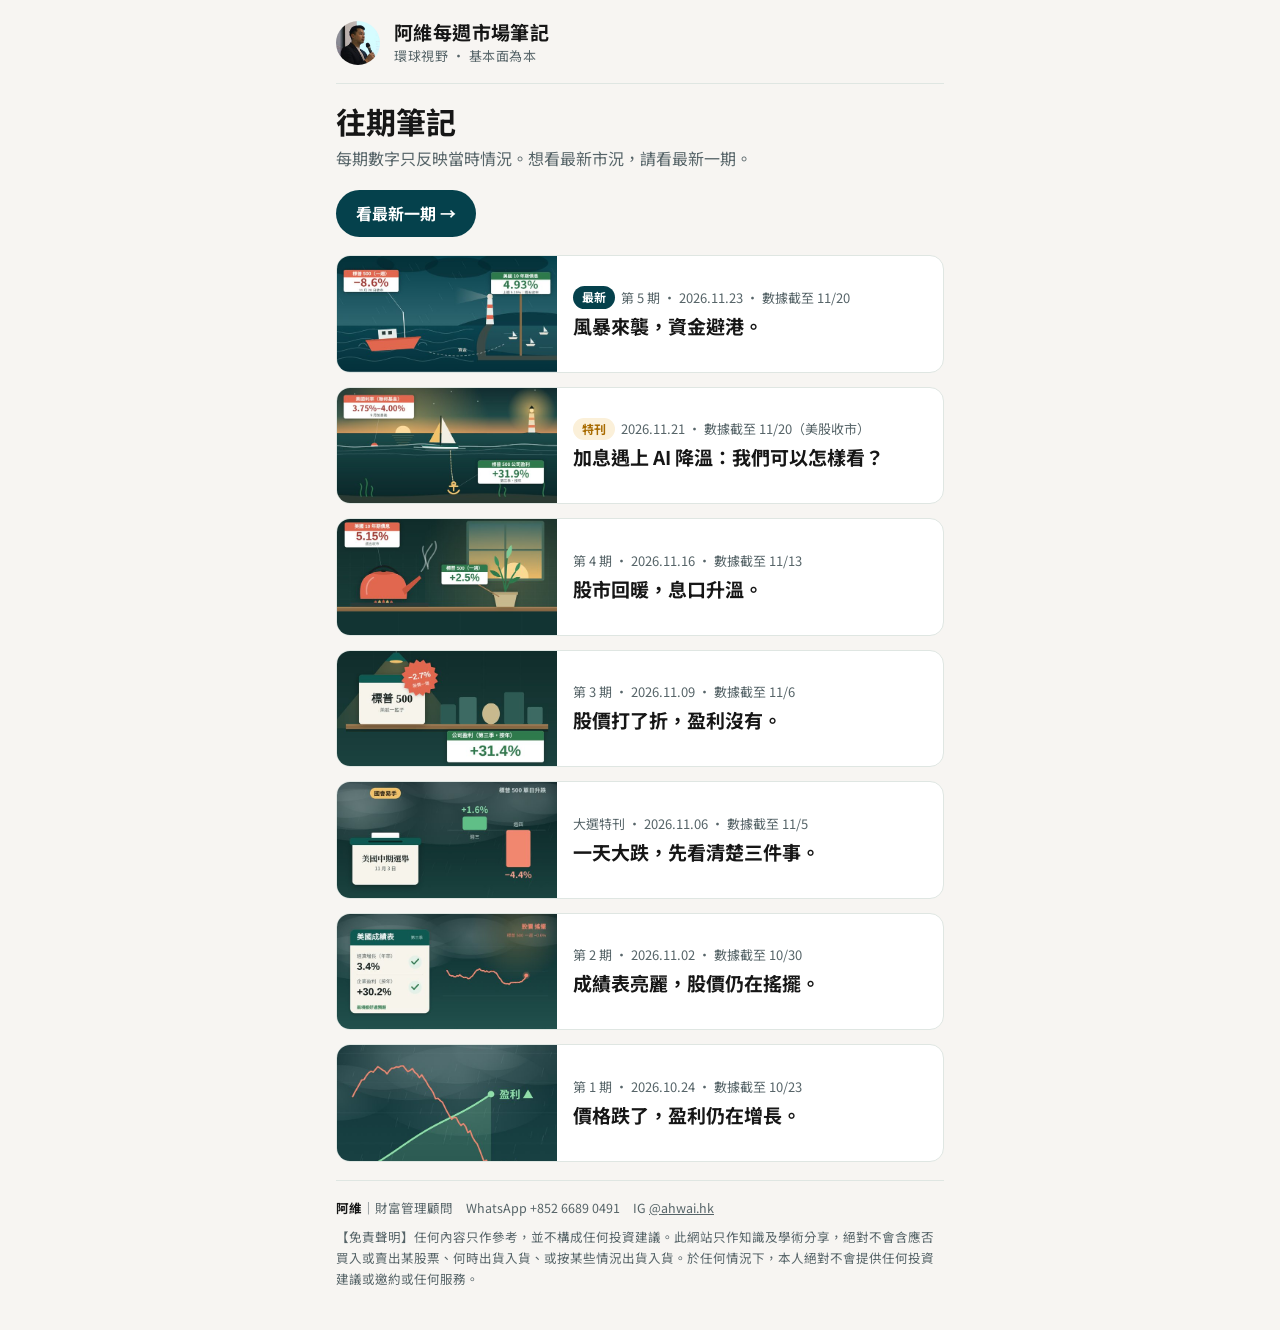
<file: issues/index.html>
<!doctype html>
<html lang="zh-Hant">
<head>
<meta charset="utf-8">
<meta name="viewport" content="width=device-width, initial-scale=1, viewport-fit=cover">
<meta name="description" content="阿維每週市場筆記往期目錄。">
<meta property="og:type" content="website">
<meta property="og:title" content="阿維每週市場筆記｜往期目錄">
<meta property="og:description" content="之前每一期市場筆記都可以喺呢度重溫。">
<meta property="og:image" content="https://ahwai79.github.io/weekly/og.png">
<meta property="og:url" content="https://ahwai79.github.io/weekly/issues/">
<title>往期筆記</title>
<link rel="preconnect" href="https://fonts.googleapis.com">
<link rel="preconnect" href="https://fonts.gstatic.com" crossorigin>
<link rel="stylesheet" href="https://fonts.googleapis.com/css2?family=Noto+Sans+TC:wght@400;500;700;900&family=Fustat:wght@500;600;700;800&display=swap">
<style>
:root{
  --bg:#F7F5F2; --paper:#FFFFFF; --ink:#161616; --muted:#566468; --line:#DFE6E2;
  --accent:#05414C; --accent-soft:#D4E0D9;
  --ok:#2F7A4C; --ok-soft:#E3F1E8; --warn:#A86B00; --warn-soft:#FBF0D9; --bad:#A63A32; --bad-soft:#F7E3E1;
  --track:#ECE6DC;
  --bar-hi:#05414C; --bar-lo:#8DB0A9; --bar-warm:#C49A63; --bar-old:#A9C1BA;
  --serif:"Noto Sans TC","PingFang TC","Microsoft JhengHei",system-ui,sans-serif;
  --sans:"Noto Sans TC","PingFang TC","Microsoft JhengHei",system-ui,sans-serif;
  --mono:"Fustat","Noto Sans TC",system-ui,sans-serif;
}
@media (prefers-color-scheme: dark){:root:not([data-theme="light"]){
  --bg:#06262D; --paper:#0B3239; --ink:#F2F5F3; --muted:#A9BDB8; --line:#1C4A52;
  --accent:#D4E0D9; --accent-soft:#11414A;
  --ok:#7FCB98; --ok-soft:#1B2E23; --warn:#E6B65A; --warn-soft:#33291A; --bad:#EE8F86; --bad-soft:#3A2220;
  --track:#173F47;
  --bar-hi:#D4E0D9; --bar-lo:#5E8F89; --bar-warm:#E0B987; --bar-old:#2F5E64;
  color-scheme:dark}}
:root[data-theme="dark"]{
  --bg:#06262D; --paper:#0B3239; --ink:#F2F5F3; --muted:#A9BDB8; --line:#1C4A52;
  --accent:#D4E0D9; --accent-soft:#11414A;
  --ok:#7FCB98; --ok-soft:#1B2E23; --warn:#E6B65A; --warn-soft:#33291A; --bad:#EE8F86; --bad-soft:#3A2220;
  --track:#173F47;
  --bar-hi:#D4E0D9; --bar-lo:#5E8F89; --bar-warm:#E0B987; --bar-old:#2F5E64;
  color-scheme:dark}
body{background:var(--bg);color:var(--ink);font-family:var(--sans);font-size:16px;line-height:1.75;-webkit-font-smoothing:antialiased}
.wrap{max-width:640px;margin:0 auto;padding-left:max(16px,env(safe-area-inset-left,0px));padding-right:max(16px,env(safe-area-inset-right,0px));padding-block:20px 40px;display:flex;flex-direction:column;gap:22px}
svg.i{width:24px;height:24px;fill:none;stroke:currentColor;stroke-width:1.8;stroke-linecap:round;stroke-linejoin:round;flex:none}

/* masthead */
.mast{display:flex;align-items:center;gap:14px;padding-bottom:16px;border-bottom:1px solid var(--line)}
.avatar{width:44px;height:44px;border-radius:50%;background:var(--accent);flex:none;overflow:hidden}
.avatar img{width:100%;height:100%;object-fit:cover;display:block}
.mast-text{min-width:0}
.brand{font-family:var(--serif);font-weight:700;font-size:19px;letter-spacing:.02em;line-height:1.3}
.issue{font-size:13px;color:var(--muted);letter-spacing:.04em}

/* hero */
.hero{margin:0;display:flex;flex-direction:column;gap:6px}
.hero canvas{display:block;width:100%;max-width:100%;aspect-ratio:16/9;border-radius:14px;background:#05414C}
.hero figcaption{font-size:12.5px;color:var(--muted);letter-spacing:.03em}

/* one-minute summary */
.simple{background:var(--accent-soft);border-radius:16px;padding:18px 14px;display:flex;flex-direction:column;gap:12px}
.simple h2{font-family:var(--serif);font-size:20px;line-height:1.4;margin:0 2px;text-wrap:balance}
.simple-list{list-style:none;margin:0;padding:0;display:flex;flex-direction:column;gap:10px}
.simple-list li{background:var(--paper);border-radius:12px;padding:14px;display:grid;grid-template-columns:44px minmax(0,1fr);gap:10px 12px;align-items:center}
.simple-list li > div{display:contents}
.ico{width:44px;height:44px;border-radius:12px;display:grid;place-items:center;color:#fff}
.ico.c1{background:#132F4C;color:#E9E0D3} .ico.c2{background:#D4E0D9;color:#05414C} .ico.c3{background:#E9E0D3;color:#132F4C} .ico.c4{background:#05414C;color:#D4E0D9}
.simple-list .head{display:flex;align-items:center;justify-content:space-between;gap:6px 8px;flex-wrap:wrap;min-width:0}
.simple-list .tag{font-weight:700;font-size:16px}
.chip{font-family:var(--sans);font-size:13px;font-weight:600;border-radius:999px;padding:2px 10px;background:var(--accent-soft);color:var(--accent);white-space:nowrap}
.chip.warn{background:var(--warn-soft);color:var(--warn)} .chip.bad{background:var(--bad-soft);color:var(--bad)}
.simple-list p{grid-column:1 / -1;margin:0;font-size:16.5px;line-height:1.75}
.simple-more{margin:0 2px;font-size:14px;color:var(--accent);font-weight:700;display:flex;align-items:center;gap:6px}
.simple-more svg{width:18px;height:18px;animation:nudge 1.6s ease-in-out infinite}
@keyframes nudge{0%,100%{transform:translateY(0)}50%{transform:translateY(4px)}}

/* lead */
.lead h1{font-family:var(--serif);font-weight:700;font-size:clamp(26px,7vw,34px);line-height:1.3;margin:0 0 10px;text-wrap:balance}
.lead p{margin:0;color:var(--muted)}
.section-label{font-size:12px;letter-spacing:.14em;color:var(--accent);font-weight:700;margin:0 0 10px}

/* life cards */
.life-grid{display:grid;grid-template-columns:repeat(2,minmax(0,1fr));gap:10px}
@media (max-width:520px){.life-grid{grid-template-columns:1fr}}
.life-card{background:var(--paper);border:1px solid var(--line);border-radius:14px;padding:16px;display:flex;flex-direction:column;gap:10px;min-width:0}
.life-card .top{display:flex;align-items:center;gap:10px}
.life-card .top .ico{width:40px;height:40px;border-radius:11px}
.life-card h3{font-family:var(--serif);font-size:18px;margin:0}
.life-card .cap{font-size:12.5px;color:var(--muted);margin:0;line-height:1.5}
.life-card p{margin:0}
.bars{display:flex;flex-direction:column;gap:8px;margin:0;padding:0;list-style:none}
.bars li{display:grid;grid-template-columns:minmax(0,1fr) auto;gap:2px 10px;font-size:13.5px;align-items:baseline}
.bars .val{font-family:var(--mono);font-weight:600}
.bars .track{grid-column:1 / -1;height:10px;border-radius:999px;background:var(--track);overflow:hidden}
.bars .fill{display:block;height:100%;width:var(--w);border-radius:999px;background:var(--bar-hi);transform-origin:left;transition:transform 1.1s cubic-bezier(.2,.8,.2,1)}
.bars .fill.lo{background:var(--bar-lo)} .bars .fill.alt{background:var(--bar-warm)} .bars .fill.soft{background:var(--bar-old)}

/* stats */
.stats{display:grid;grid-template-columns:repeat(2,minmax(0,1fr));gap:10px}
.stat{background:var(--paper);border:1px solid var(--line);border-radius:12px;padding:12px;min-width:0;display:grid;align-content:start;grid-template-columns:auto minmax(0,1fr);gap:4px 10px;align-items:center}
.stat .ico{width:34px;height:34px;border-radius:10px;background:#D4E0D9;color:#05414C;grid-row:span 2}
.stat:nth-child(4n+2) .ico{background:#E9E0D3;color:#132F4C} .stat:nth-child(4n+3) .ico{background:#132F4C;color:#E9E0D3} .stat:nth-child(4n+4) .ico{background:#05414C;color:#D4E0D9}
.stat .ico svg{width:20px;height:20px}
.stat .k{font-size:13px;color:var(--muted);line-height:1.4}
.stat .v{font-family:var(--mono);font-weight:600;font-size:clamp(18px,4.8vw,22px);line-height:1.3}
.stat .d{grid-column:1 / -1;font-family:var(--sans);font-size:13px;display:inline-flex;align-items:center;gap:6px;justify-self:start;border-radius:999px;padding:1px 10px}
.d.down{color:var(--bad);background:var(--bad-soft)} .d.up{color:var(--warn);background:var(--warn-soft)} .d.flat{color:var(--muted);background:var(--track)}
@media (max-width:360px){.stats{grid-template-columns:1fr}}
/* trend sparkline inside stat cards (1 年 / 5 年) */
.stats-head{display:flex;align-items:center;justify-content:space-between;gap:10px;flex-wrap:wrap}
.stats-head .section-label{margin:0}
.seg{display:inline-flex;border:1px solid var(--line);border-radius:999px;padding:2px;background:var(--paper)}
.seg button{font:600 12.5px/1 var(--sans);border:0;background:none;color:var(--muted);padding:6px 12px;border-radius:999px;cursor:pointer;min-height:30px}
.seg button[aria-pressed="true"]{background:var(--accent);color:var(--paper)}
.seg button:focus-visible{outline:2px solid var(--accent);outline-offset:2px}
.spark{grid-column:1 / -1;margin-top:6px;position:relative}
.spark svg{display:block;width:100%;height:64px;overflow:visible;touch-action:pan-y}
.spark .ln{fill:none;stroke:var(--accent);stroke-width:2;vector-effect:non-scaling-stroke;stroke-linejoin:round;stroke-linecap:round}
.spark .base{stroke:var(--muted);stroke-width:1;stroke-dasharray:3 3;opacity:.5;vector-effect:non-scaling-stroke}
.spark .ar{fill:var(--accent);opacity:.10}
.spark .cur{stroke:var(--muted);stroke-width:1;vector-effect:non-scaling-stroke;opacity:0}
.spark.hover .cur{opacity:.6}
.spark .dot{position:absolute;width:8px;height:8px;margin:-4px 0 0 -4px;border-radius:50%;background:var(--accent);box-shadow:0 0 0 3px var(--paper);pointer-events:none}
.spark .meta{display:flex;justify-content:space-between;gap:6px;white-space:nowrap;font-size:11.5px;color:var(--muted);margin-top:4px;line-height:1.4}
.spark .meta b{font-family:var(--mono);font-weight:600;color:var(--ink)}
.spark-note{font-size:12px;color:var(--muted);margin:8px 2px 0;line-height:1.6}
.js-anim .spark .ln{transition:none}


/* thermometer with gauges */
.thermo{background:var(--paper);border:1px solid var(--line);border-radius:14px;overflow:hidden}
.thermo-head{padding:16px 16px 4px}
.thermo-head h2{font-family:var(--serif);font-size:21px;margin:0}
.thermo-head p{margin:2px 0 0;font-size:14px;color:var(--muted)}
.legend{display:flex;gap:12px;flex-wrap:wrap;font-size:12px;color:var(--muted);margin-top:6px}
.legend span{display:inline-flex;align-items:center;gap:5px}
.legend i{width:10px;height:10px;border-radius:50%;display:inline-block}
.row{display:grid;grid-template-columns:92px minmax(0,1fr);gap:12px;padding:16px;border-top:1px solid var(--line)}
.row:first-of-type{border-top:0}
.gauge{display:flex;flex-direction:column;align-items:center;gap:4px}
.gauge svg{width:92px;height:56px;overflow:visible}
.gauge .seg{fill:none;stroke-width:9;stroke-linecap:butt}
.gauge .needle{transform-box:view-box;transform-origin:60px 60px;transform:rotate(-90deg);transition:transform 1.3s cubic-bezier(.3,1.35,.5,1)}
.gauge.in .needle{transform:rotate(var(--a))}
.gauge .name{font-family:var(--serif);font-weight:700;font-size:17px;line-height:1.2}
.pill{font-size:12px;font-weight:700;border-radius:999px;padding:2px 10px;white-space:nowrap;display:inline-flex;align-items:center;gap:5px}
.pill::before{content:"";width:8px;height:8px;border-radius:50%;background:currentColor}
.pill.ok{color:var(--ok);background:var(--ok-soft)} .pill.warn{color:var(--warn);background:var(--warn-soft)} .pill.bad{color:var(--bad);background:var(--bad-soft)}
.row p{margin:0;min-width:0}
.num{font-family:var(--mono);font-weight:500}

/* mood */
.mood{display:grid;grid-template-columns:56px minmax(0,1fr);gap:14px;align-items:start;background:var(--warn-soft);border-radius:14px;padding:16px}
.mood .wx{width:56px;height:56px;color:var(--warn)}
.mood .wx .drop{animation:rain 1.4s linear infinite}
.mood .wx .drop:nth-of-type(2){animation-delay:.45s} .mood .wx .drop:nth-of-type(3){animation-delay:.9s}
@keyframes rain{0%{transform:translateY(-3px);opacity:0}30%{opacity:1}100%{transform:translateY(6px);opacity:0}}
.mood h3,.view h3{font-family:var(--serif);font-size:18px;margin:0 0 4px}
.mood p{margin:0;color:var(--ink)}

/* view + calendar tiles */
.view{background:var(--accent-soft);border-radius:14px;padding:18px 16px}
.view p{margin:0 0 12px}
.watch{list-style:none;margin:0;padding:0;display:flex;flex-direction:column;gap:10px}
.watch li{display:grid;grid-template-columns:62px minmax(0,1fr);gap:12px;align-items:center;background:var(--paper);border-radius:12px;padding:10px}
.cal{border-radius:9px;overflow:hidden;border:1px solid var(--line);text-align:center;background:var(--paper);line-height:1.2}
.cal .m{display:block;background:var(--accent);color:var(--paper);font-size:11px;font-weight:700;padding:2px 0;letter-spacing:.06em}
.cal .dd{display:block;font-family:var(--mono);font-weight:600;font-size:16px;padding:5px 0 4px}

/* special issue: reasons box */
.why{background:var(--paper);border:1px solid var(--line);border-radius:14px;padding:18px 16px}
.why .watch li{background:var(--accent-soft)}
.watch .ico{justify-self:center}
.watch strong{color:var(--ink)}

/* contact */
.cta{background:var(--paper);border:1px solid var(--line);border-radius:14px;padding:18px 16px;display:flex;flex-direction:column;gap:12px}
.cta h3{font-family:var(--serif);font-size:19px;margin:0}
.cta p{margin:0;color:var(--muted)}
.cta-top{display:grid;grid-template-columns:minmax(0,1fr) auto;gap:6px 14px;align-items:center}
.cta-top h3{margin-bottom:4px}
.cta-photo{width:120px;height:120px;border-radius:50%;overflow:hidden;flex:none;border:3px solid var(--accent-soft);background:var(--accent)}
.cta-photo img{width:100%;height:100%;object-fit:cover;display:block}
@media (max-width:400px){.cta-photo{width:100px;height:100px}}
.cta-actions{display:flex;flex-wrap:wrap;gap:10px;align-items:center}
.btn{display:inline-flex;align-items:center;gap:8px;background:var(--accent);color:var(--paper);text-decoration:none;font-weight:700;border-radius:999px;padding:11px 20px;border:0;font-size:16px;font-family:var(--sans);cursor:pointer}
.btn svg{width:20px;height:20px}
.btn.wa{background:#05414C;color:#fff}
.btn.ghost{background:transparent;color:var(--accent);border:1.5px solid var(--accent);padding:9.5px 18px}
.btn:focus-visible,.copy:focus-visible{outline:3px solid var(--warn);outline-offset:2px}
.phone{font-family:var(--mono);font-size:15px;user-select:all}
.copy{background:none;border:1px solid var(--line);color:var(--ink);border-radius:999px;padding:6px 12px;font-size:13px;cursor:pointer;font-family:var(--sans)}
.fine{font-size:12.5px;line-height:1.7;color:var(--muted);border-top:1px solid var(--line);padding-top:16px;display:flex;flex-direction:column;gap:10px}
.fine strong{color:var(--ink)}
.fine a{color:var(--muted)}
.src{margin:0;padding-left:1.1em}

/* scroll reveal: only armed by script, so the page reads fine without it */
.js-anim .rv{opacity:0;transform:translateY(16px);transition:opacity .7s ease,transform .7s ease}
.js-anim .rv.in{opacity:1;transform:none}
.js-anim .bars .fill{transform:scaleX(0)}
.js-anim .in .bars .fill,.js-anim .bars.in .fill{transform:scaleX(1)}
@media (prefers-reduced-motion: reduce){
  .js-anim .rv{opacity:1;transform:none;transition:none}
  .js-anim .bars .fill{transform:none;transition:none}
  .gauge .needle{transition:none}
  .simple-more svg,.mood .wx .drop{animation:none}
}
*{box-sizing:border-box}
body{margin:0;background:var(--bg);color:var(--ink);font-family:var(--sans);font-size:16px;line-height:1.7;-webkit-font-smoothing:antialiased}
.wrap{max-width:640px;margin:0 auto;padding:20px max(16px,env(safe-area-inset-right,0px)) 40px max(16px,env(safe-area-inset-left,0px));display:flex;flex-direction:column;gap:18px}
.mast{display:flex;align-items:center;gap:14px;padding-bottom:16px;border-bottom:1px solid var(--line)}
.avatar{width:44px;height:44px;border-radius:50%;background:var(--accent);flex:none;overflow:hidden}
.avatar img{width:100%;height:100%;object-fit:cover;display:block}
.brand{font-family:var(--serif);font-weight:700;font-size:19px;line-height:1.3}
.sub{font-size:13px;color:var(--muted);letter-spacing:.04em}
h1{font-family:var(--serif);font-size:clamp(24px,6.5vw,30px);line-height:1.3;margin:0}
.lead{margin:4px 0 0;color:var(--muted)}
.list{display:flex;flex-direction:column;gap:14px}
.card{display:flex;flex-direction:column;background:var(--paper);border:1px solid var(--line);border-radius:14px;overflow:hidden;color:var(--ink);text-decoration:none}
.card img,.noimg{display:block;width:100%;height:auto;aspect-ratio:1200/630;object-fit:cover;background:#05414C}
.card .body{padding:12px 16px 14px}
.meta{font-size:13px;color:var(--muted);display:flex;flex-wrap:wrap;align-items:center;gap:6px}
.new{background:var(--accent);color:var(--paper);font-weight:700;font-size:12px;border-radius:999px;padding:1px 9px}
.sp{background:var(--warn-soft);color:var(--warn);font-weight:700;font-size:12px;border-radius:999px;padding:1px 9px}
.t{font-family:var(--serif);font-weight:700;font-size:19px;line-height:1.4;margin-top:4px}
.card:focus-visible,.back:focus-visible{outline:3px solid var(--warn);outline-offset:2px}
.back{align-self:flex-start;display:inline-flex;background:var(--accent);color:var(--paper);text-decoration:none;font-weight:700;border-radius:999px;padding:10px 20px}
.fine{font-size:12.5px;line-height:1.7;color:var(--muted);border-top:1px solid var(--line);padding-top:16px;display:flex;flex-direction:column;gap:8px}
.fine strong{color:var(--ink)}
.fine a{color:var(--muted)}
@media (min-width:560px){.card{flex-direction:row}.card img,.noimg{width:220px;flex:none}.card .body{align-self:center}}
</style>
</head>
<body>
<div class="wrap">
  <header class="mast">
    <div class="avatar"><img src="[data-uri]" alt="阿維"></div>
    <div>
      <div class="brand">阿維每週市場筆記</div>
      <div class="sub">環球視野 · 基本面為本</div>
    </div>
  </header>
  <div>
    <h1>往期筆記</h1>
    <p class="lead">每期數字只反映當時情況。想看最新市況，請看最新一期。</p>
  </div>
  <a class="back" href="https://ahwai79.github.io/weekly/">看最新一期 →</a>
  <div class="list">
    <a class="card" href="https://ahwai79.github.io/weekly/"><img src="og/2026-11-23-s.jpg" alt="" loading="lazy" width="600" height="315"><div class="body"><div class="meta"><span class="new">最新</span>第 5 期 · 2026.11.23 · 數據截至 11/20</div><div class="t">風暴來襲，資金避港。</div></div></a>
    <a class="card" href="../special/"><img src="../special/og/2026-11-21-rates-ai-s.jpg" alt="" loading="lazy" width="600" height="315"><div class="body"><div class="meta"><span class="sp">特刊</span>2026.11.21 · 數據截至 11/20（美股收市）</div><div class="t">加息遇上 AI 降溫：我們可以怎樣看？</div></div></a>
    <a class="card" href="2026-11-16.html"><img src="og/2026-11-16-s.jpg" alt="" loading="lazy" width="600" height="315"><div class="body"><div class="meta">第 4 期 · 2026.11.16 · 數據截至 11/13</div><div class="t">股市回暖，息口升溫。</div></div></a>
    <a class="card" href="2026-11-09.html"><img src="og/2026-11-09-s.jpg" alt="" loading="lazy" width="600" height="315"><div class="body"><div class="meta">第 3 期 · 2026.11.09 · 數據截至 11/6</div><div class="t">股價打了折，盈利沒有。</div></div></a>
    <a class="card" href="2026-11-06.html"><img src="og/2026-11-06-s.jpg" alt="" loading="lazy" width="600" height="315"><div class="body"><div class="meta">大選特刊 · 2026.11.06 · 數據截至 11/5</div><div class="t">一天大跌，先看清楚三件事。</div></div></a>
    <a class="card" href="2026-11-02.html"><img src="og/2026-11-02-s.jpg" alt="" loading="lazy" width="600" height="315"><div class="body"><div class="meta">第 2 期 · 2026.11.02 · 數據截至 10/30</div><div class="t">成績表亮麗，股價仍在搖擺。</div></div></a>
    <a class="card" href="2026-10-24.html"><img src="og/2026-10-24-s.jpg" alt="" loading="lazy" width="600" height="315"><div class="body"><div class="meta">第 1 期 · 2026.10.24 · 數據截至 10/23</div><div class="t">價格跌了，盈利仍在增長。</div></div></a>
  </div>
  <footer class="fine">
    <div><strong>阿維</strong>｜財富管理顧問　WhatsApp +852 6689 0491　IG <a href="https://www.instagram.com/ahwai.hk/" target="_blank" rel="noopener">@ahwai.hk</a></div>
    <div>【免責聲明】任何內容只作參考，並不構成任何投資建議。此網站只作知識及學術分享，絕對不會含應否買入或賣出某股票、何時出貨入貨、或按某些情況出貨入貨。於任何情況下，本人絕對不會提供任何投資建議或邀約或任何服務。</div>
  </footer>
</div>
</body>
</html>
</file>
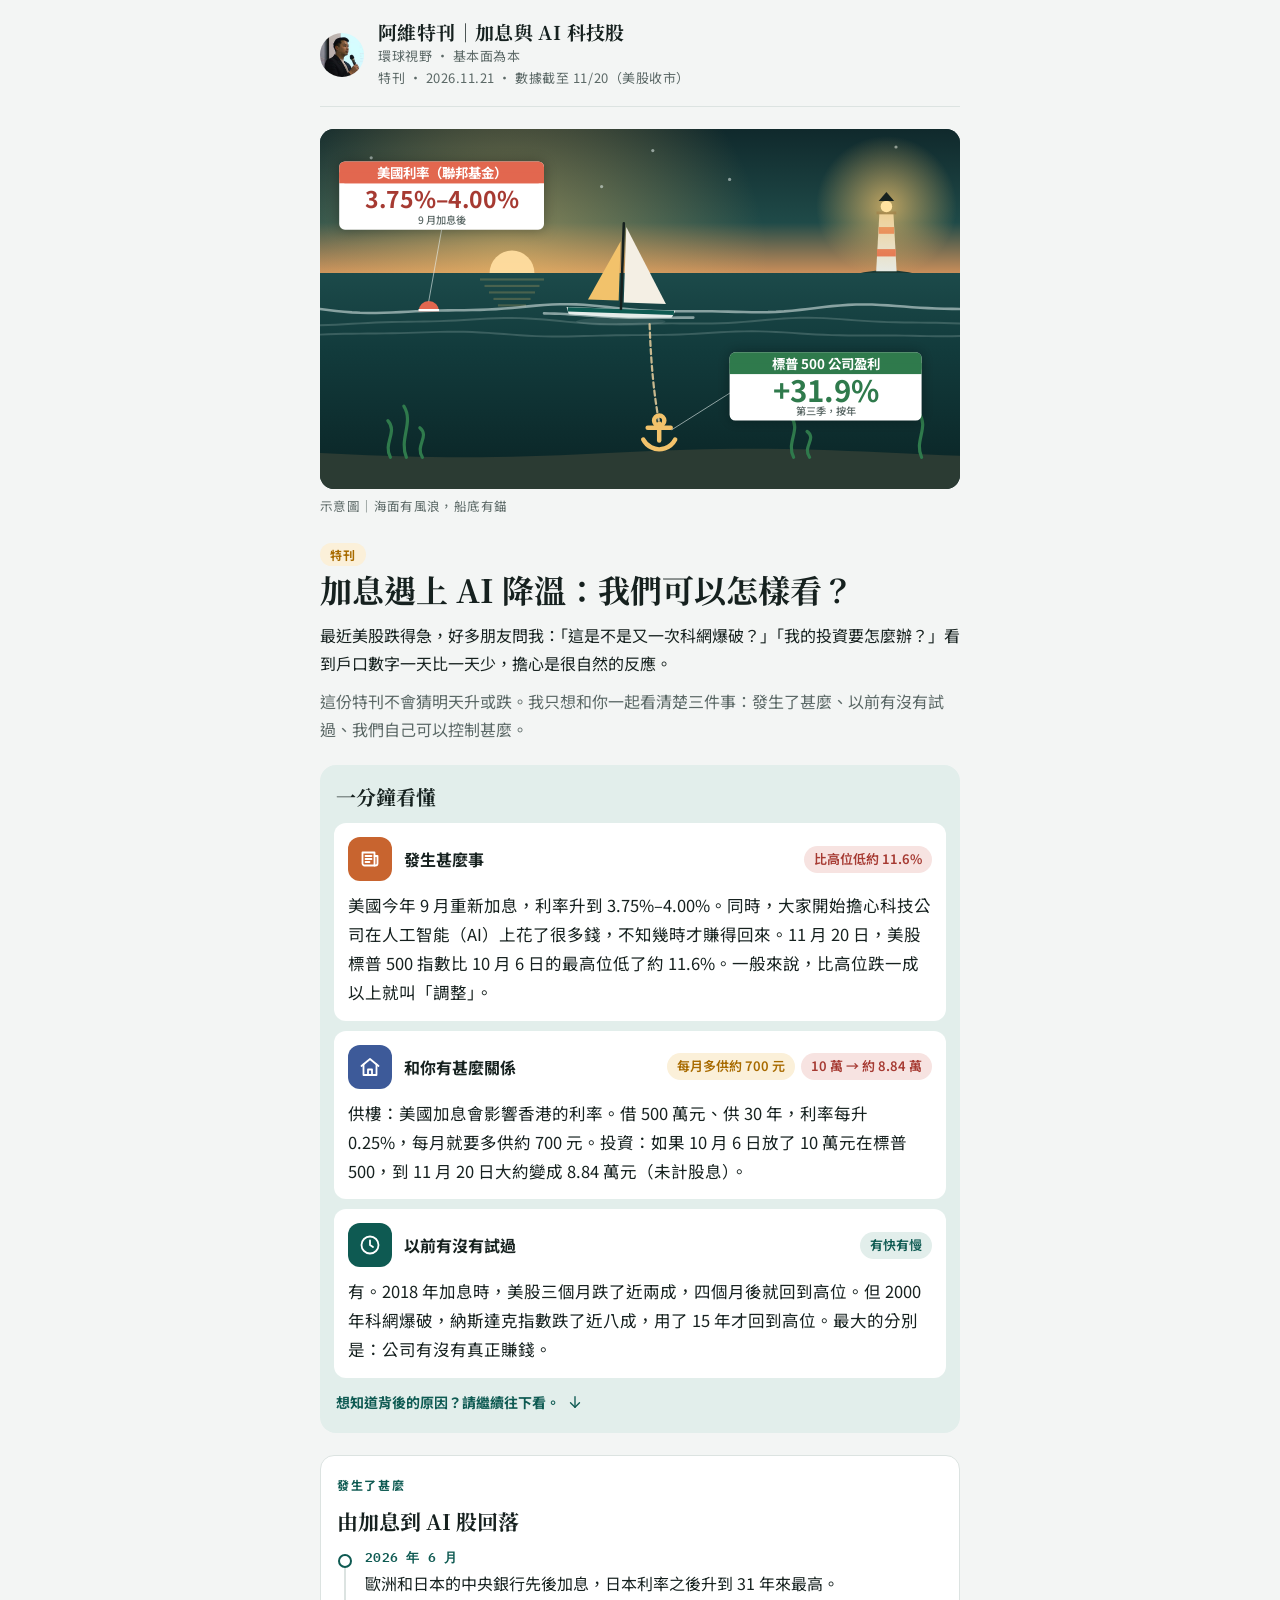
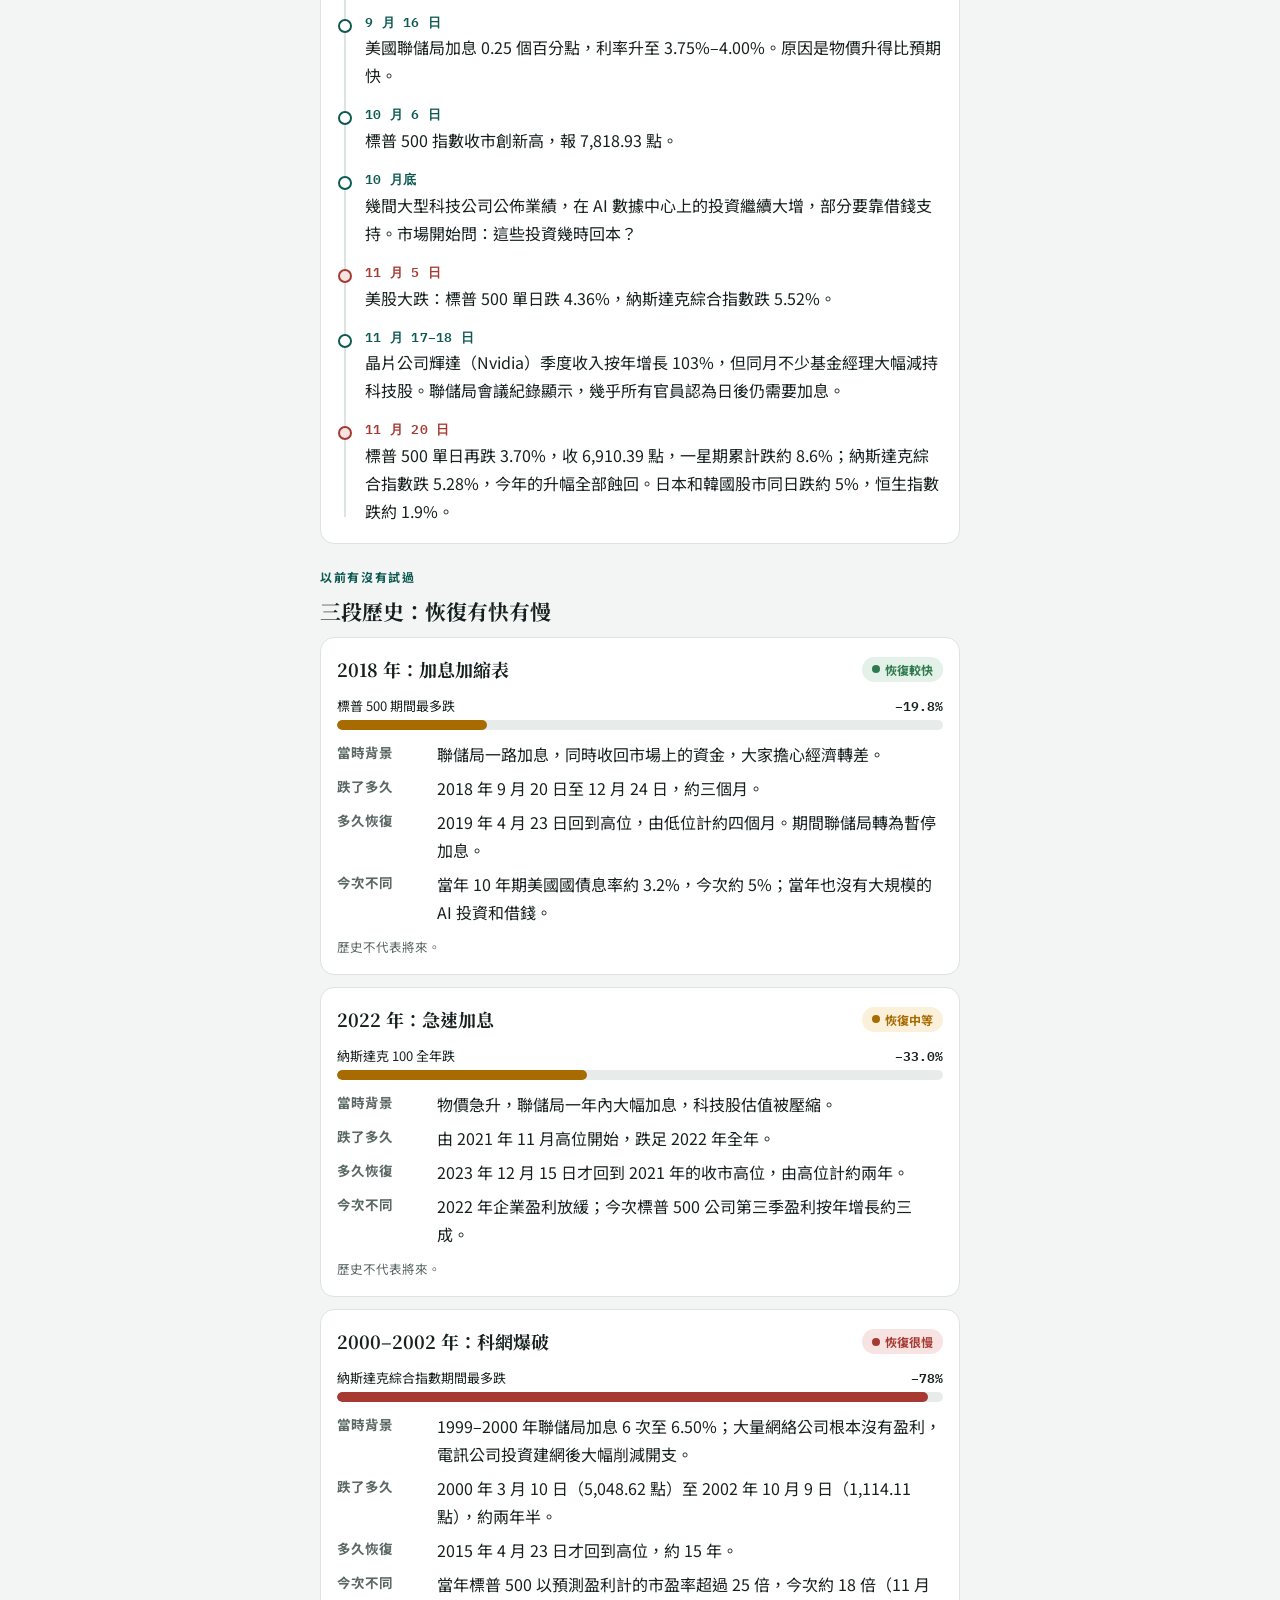
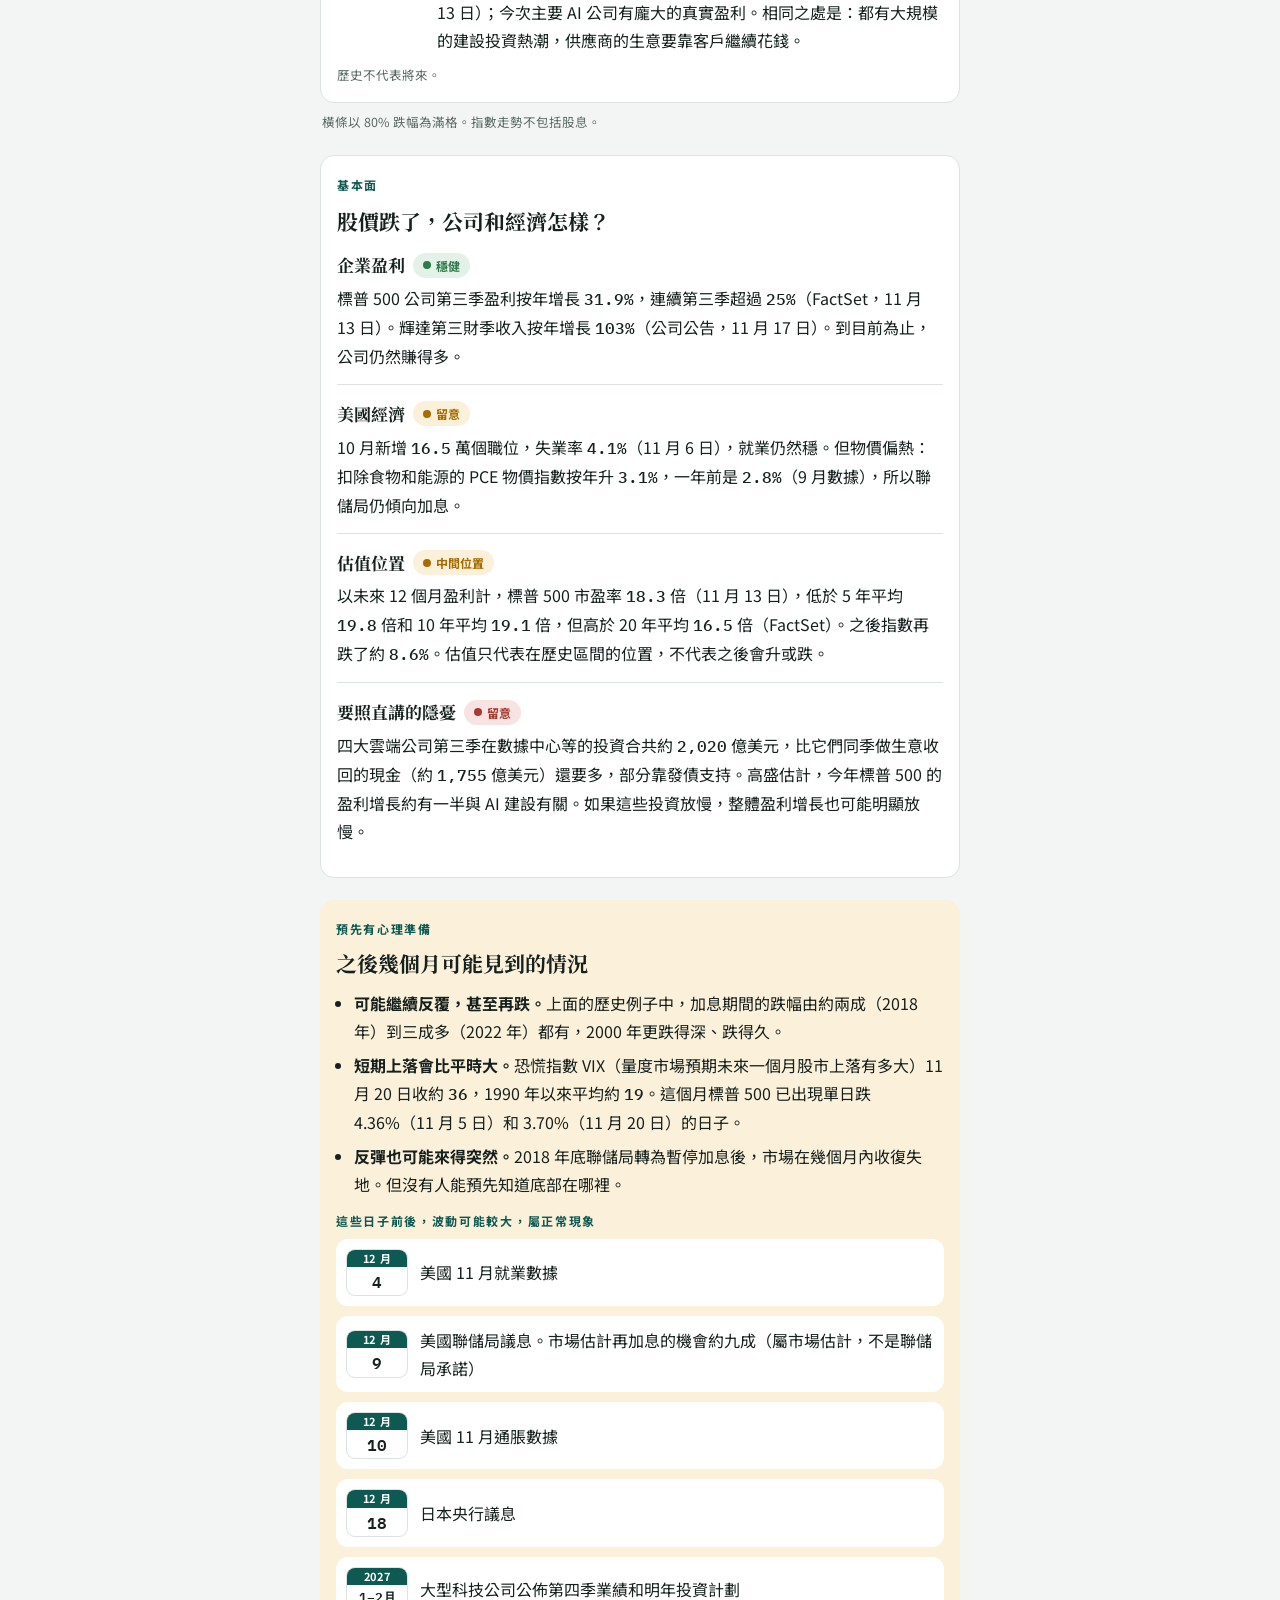
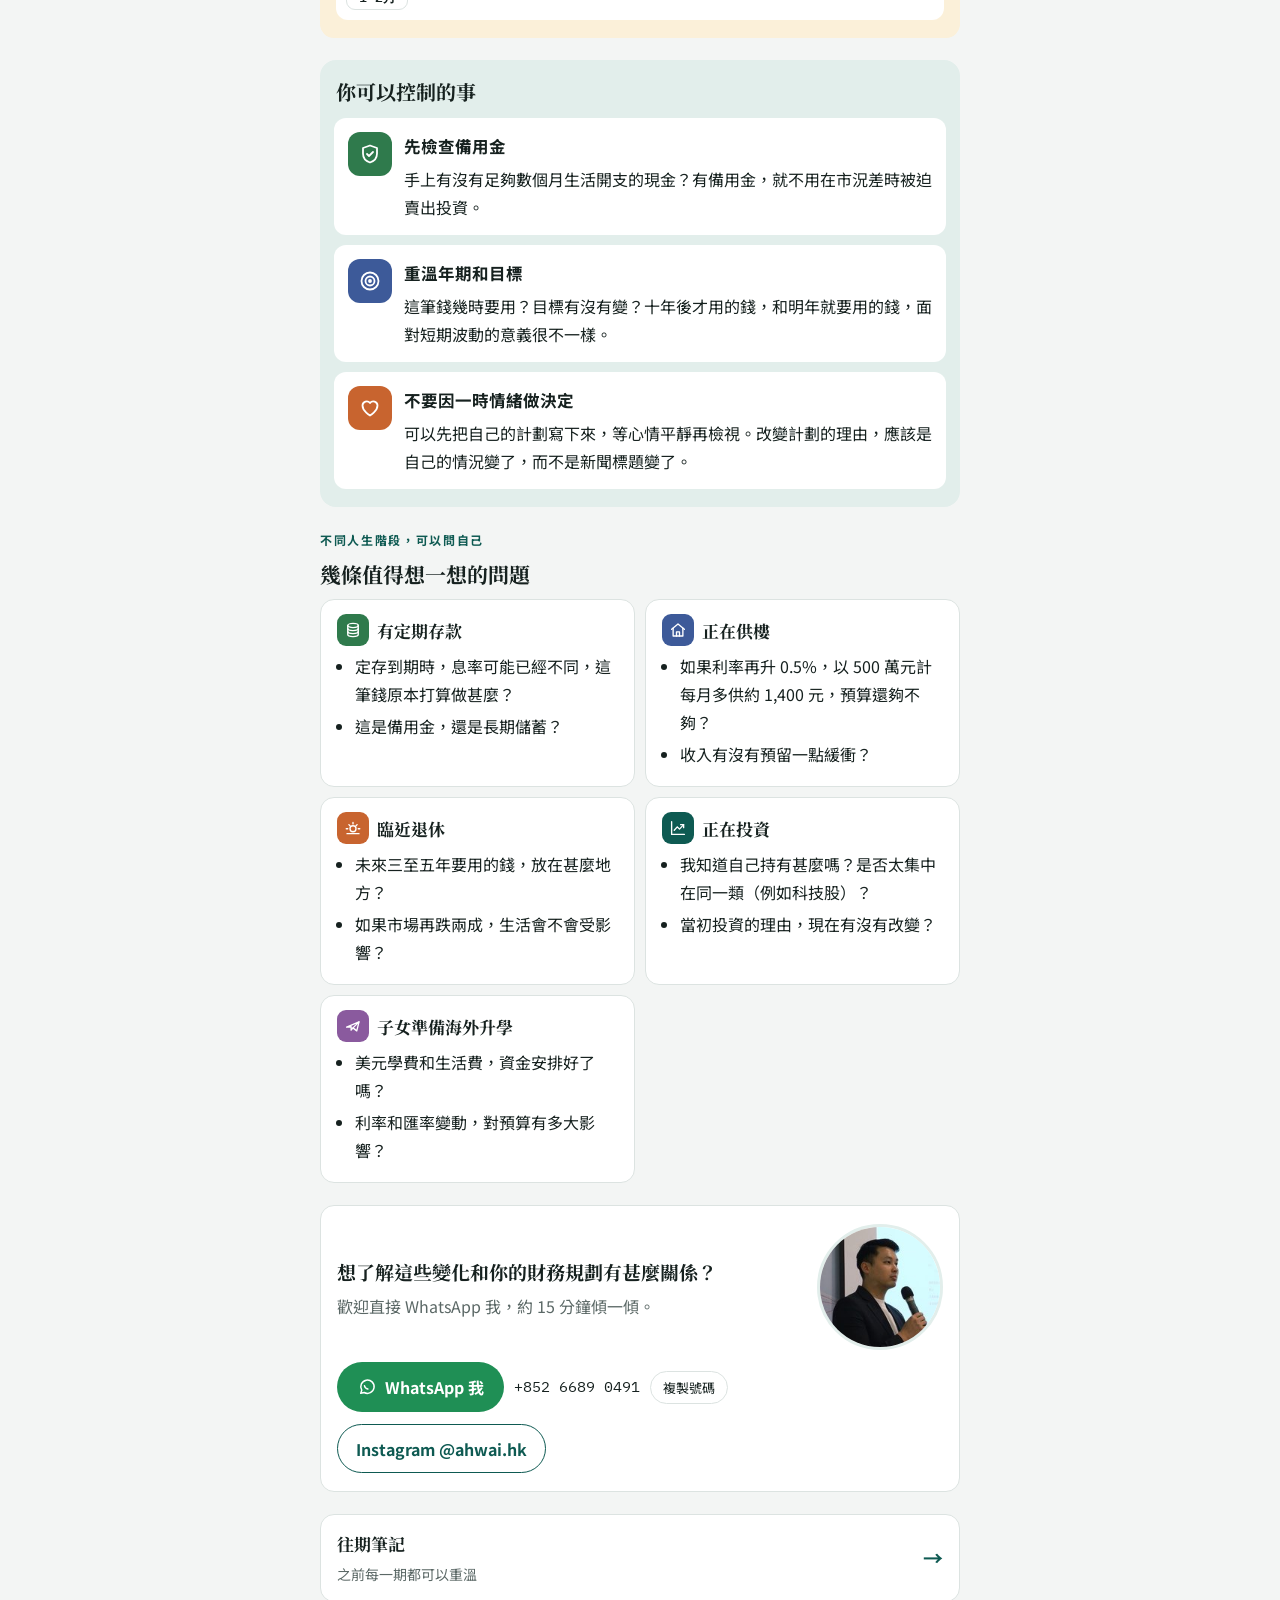
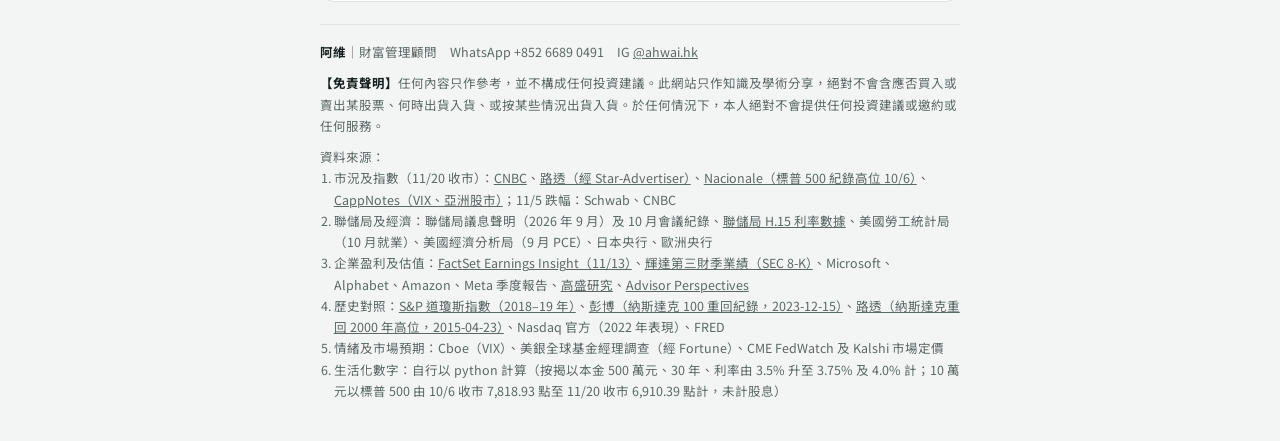
<file: special/index.html>
<!DOCTYPE html>
<html lang="zh-Hant">
<head>
<meta charset="utf-8">
<meta name="viewport" content="width=device-width,initial-scale=1,viewport-fit=cover">
<meta property="og:type" content="article">
<meta property="og:title" content="阿維特刊｜加息遇上 AI 降溫：我們可以怎樣看？">
<meta property="og:description" content="用數據和歷史，看清楚發生了甚麼、以前有沒有試過、我們可以控制甚麼。">
<meta property="og:url" content="https://ahwai79.github.io/weekly/special/">
<meta property="og:image" content="https://ahwai79.github.io/weekly/special/og.png">
<meta property="og:image:width" content="1200">
<meta property="og:image:height" content="630">
<meta name="twitter:card" content="summary_large_image">
<style>:root{padding-top:env(safe-area-inset-top,0px);padding-bottom:env(safe-area-inset-bottom,0px)}body{margin:0}img{max-width:100%}[hidden]{display:none!important}</style>
<title>阿維特刊｜加息與 AI 科技股</title>
<meta name="claude:viewport-fit-sides" content="cover">
<link rel="preconnect" href="https://fonts.googleapis.com">
<link rel="preconnect" href="https://fonts.gstatic.com" crossorigin>
<link rel="stylesheet" href="https://fonts.googleapis.com/css2?family=Noto+Serif+TC:wght@600;700&family=Noto+Sans+TC:wght@400;500;700&family=IBM+Plex+Mono:wght@500;600&display=swap">
<style>
/* Layout: one narrow reading column, like a printed client letter, with infographic touches: icon chips, bars, gauges and a gently animated hero. */
:root{
  --bg:#F3F5F4; --paper:#FFFFFF; --ink:#16211F; --muted:#5B6866; --line:#DCE3E1;
  --accent:#0E5A52; --accent-soft:#E2EEEB;
  --ok:#2F7A4C; --ok-soft:#E3F1E8; --warn:#A86B00; --warn-soft:#FBF0D9; --bad:#A63A32; --bad-soft:#F7E3E1;
  --track:#E7ECEA;
  --serif:"Noto Serif TC","Songti TC","PMingLiU",serif;
  --sans:"Noto Sans TC","PingFang TC","Microsoft JhengHei",system-ui,sans-serif;
  --mono:"IBM Plex Mono",ui-monospace,"SFMono-Regular",Menlo,monospace;
}
@media (prefers-color-scheme: dark){:root:not([data-theme="light"]){
  --bg:#0F1615; --paper:#162120; --ink:#E6ECEA; --muted:#9AA9A6; --line:#2A3735;
  --accent:#6CC3B6; --accent-soft:#1D312E;
  --ok:#7FCB98; --ok-soft:#1B2E23; --warn:#E6B65A; --warn-soft:#33291A; --bad:#EE8F86; --bad-soft:#3A2220;
  --track:#24312F;
  color-scheme:dark}}
:root[data-theme="dark"]{
  --bg:#0F1615; --paper:#162120; --ink:#E6ECEA; --muted:#9AA9A6; --line:#2A3735;
  --accent:#6CC3B6; --accent-soft:#1D312E;
  --ok:#7FCB98; --ok-soft:#1B2E23; --warn:#E6B65A; --warn-soft:#33291A; --bad:#EE8F86; --bad-soft:#3A2220;
  --track:#24312F;
  color-scheme:dark}
body{background:var(--bg);color:var(--ink);font-family:var(--sans);font-size:16px;line-height:1.75;-webkit-font-smoothing:antialiased}
.wrap{max-width:640px;margin:0 auto;padding-left:max(16px,env(safe-area-inset-left,0px));padding-right:max(16px,env(safe-area-inset-right,0px));padding-block:20px 40px;display:flex;flex-direction:column;gap:22px}
svg.i{width:24px;height:24px;fill:none;stroke:currentColor;stroke-width:1.8;stroke-linecap:round;stroke-linejoin:round;flex:none}

/* masthead */
.mast{display:flex;align-items:center;gap:14px;padding-bottom:16px;border-bottom:1px solid var(--line)}
.avatar{width:44px;height:44px;border-radius:50%;background:var(--accent);flex:none;overflow:hidden}
.avatar img{width:100%;height:100%;object-fit:cover;display:block}
.mast-text{min-width:0}
.brand{font-family:var(--serif);font-weight:700;font-size:19px;letter-spacing:.02em;line-height:1.3}
.issue{font-size:13px;color:var(--muted);letter-spacing:.04em}

/* hero */
.hero{margin:0;display:flex;flex-direction:column;gap:6px}
.hero canvas{display:block;width:100%;max-width:100%;aspect-ratio:16/9;border-radius:14px;background:#10292C}
.hero figcaption{font-size:12.5px;color:var(--muted);letter-spacing:.03em}

/* one-minute summary */
.simple{background:var(--accent-soft);border-radius:16px;padding:18px 14px;display:flex;flex-direction:column;gap:12px}
.simple h2{font-family:var(--serif);font-size:20px;line-height:1.4;margin:0 2px;text-wrap:balance}
.simple-list{list-style:none;margin:0;padding:0;display:flex;flex-direction:column;gap:10px}
.simple-list li{background:var(--paper);border-radius:12px;padding:14px;display:grid;grid-template-columns:44px minmax(0,1fr);gap:10px 12px;align-items:center}
.simple-list li > div{display:contents}
.ico{width:44px;height:44px;border-radius:12px;display:grid;place-items:center;color:#fff}
.ico.c1{background:#C8642F} .ico.c2{background:#2F7A4C} .ico.c3{background:#3D5A99} .ico.c4{background:#0E5A52}
.simple-list .head{display:flex;align-items:center;justify-content:space-between;gap:6px 8px;flex-wrap:wrap;min-width:0}
.simple-list .tag{font-weight:700;font-size:16px}
.chip{font-family:var(--sans);font-size:13px;font-weight:600;border-radius:999px;padding:2px 10px;background:var(--accent-soft);color:var(--accent);white-space:nowrap;font-variant-numeric:tabular-nums}
.chip.warn{background:var(--warn-soft);color:var(--warn)} .chip.bad{background:var(--bad-soft);color:var(--bad)}
.simple-list p{grid-column:1 / -1;margin:0;font-size:16.5px;line-height:1.75}
.simple-more{margin:0 2px;font-size:14px;color:var(--accent);font-weight:700;display:flex;align-items:center;gap:6px}
.simple-more svg{width:18px;height:18px;animation:nudge 1.6s ease-in-out infinite}
@keyframes nudge{0%,100%{transform:translateY(0)}50%{transform:translateY(4px)}}

/* lead */
.lead h1{font-family:var(--serif);font-weight:700;font-size:clamp(26px,7vw,34px);line-height:1.3;margin:0 0 10px;text-wrap:balance}
.lead p{margin:0;color:var(--muted)}
.section-label{font-size:12px;letter-spacing:.14em;color:var(--accent);font-weight:700;margin:0 0 10px}

/* life cards */
.life-grid{display:grid;grid-template-columns:repeat(2,minmax(0,1fr));gap:10px}
@media (max-width:520px){.life-grid{grid-template-columns:1fr}}
.life-card{background:var(--paper);border:1px solid var(--line);border-radius:14px;padding:16px;display:flex;flex-direction:column;gap:10px;min-width:0}
.life-card .top{display:flex;align-items:center;gap:10px}
.life-card .top .ico{width:40px;height:40px;border-radius:11px}
.life-card h3{font-family:var(--serif);font-size:18px;margin:0}
.life-card .cap{font-size:12.5px;color:var(--muted);margin:0;line-height:1.5}
.life-card p{margin:0}
.bars{display:flex;flex-direction:column;gap:8px;margin:0;padding:0;list-style:none}
.bars li{display:grid;grid-template-columns:minmax(0,1fr) auto;gap:2px 10px;font-size:13.5px;align-items:baseline}
.bars .val{font-family:var(--mono);font-weight:600;font-variant-numeric:tabular-nums}
.bars .track{grid-column:1 / -1;height:10px;border-radius:999px;background:var(--track);overflow:hidden}
.bars .fill{display:block;height:100%;width:var(--w);border-radius:999px;background:var(--accent);transform-origin:left;transition:transform 1.1s cubic-bezier(.2,.8,.2,1)}
.bars .fill.alt{background:#C8642F} .bars .fill.soft{background:var(--muted);opacity:.55}

/* stats */
.stats{display:grid;grid-template-columns:repeat(2,minmax(0,1fr));gap:10px}
.stat{background:var(--paper);border:1px solid var(--line);border-radius:12px;padding:12px;min-width:0;display:grid;grid-template-columns:auto minmax(0,1fr);gap:4px 10px;align-items:center}
.stat .ico{width:34px;height:34px;border-radius:10px;background:var(--accent-soft);color:var(--accent);grid-row:span 2}
.stat .ico svg{width:20px;height:20px}
.stat .k{font-size:13px;color:var(--muted);line-height:1.4}
.stat .v{font-family:var(--mono);font-weight:600;font-size:clamp(18px,4.8vw,22px);font-variant-numeric:tabular-nums;line-height:1.3}
.stat .d{grid-column:1 / -1;font-family:var(--sans);font-size:13px;font-variant-numeric:tabular-nums;display:inline-flex;align-items:center;gap:6px;justify-self:start;border-radius:999px;padding:1px 10px}
.d.down{color:var(--bad);background:var(--bad-soft)} .d.up{color:var(--warn);background:var(--warn-soft)} .d.flat{color:var(--muted);background:var(--track)}
@media (max-width:360px){.stats{grid-template-columns:1fr}}

/* thermometer with gauges */
.thermo{background:var(--paper);border:1px solid var(--line);border-radius:14px;overflow:hidden}
.thermo-head{padding:16px 16px 4px}
.thermo-head h2{font-family:var(--serif);font-size:21px;margin:0}
.thermo-head p{margin:2px 0 0;font-size:14px;color:var(--muted)}
.legend{display:flex;gap:12px;flex-wrap:wrap;font-size:12px;color:var(--muted);margin-top:6px}
.legend span{display:inline-flex;align-items:center;gap:5px}
.legend i{width:10px;height:10px;border-radius:50%;display:inline-block}
.row{display:grid;grid-template-columns:92px minmax(0,1fr);gap:12px;padding:16px;border-top:1px solid var(--line)}
.row:first-of-type{border-top:0}
.gauge{display:flex;flex-direction:column;align-items:center;gap:4px}
.gauge svg{width:92px;height:56px;overflow:visible}
.gauge .seg{fill:none;stroke-width:9;stroke-linecap:butt}
.gauge .needle{transform-box:view-box;transform-origin:60px 60px;transform:rotate(-90deg);transition:transform 1.3s cubic-bezier(.3,1.35,.5,1)}
.gauge.in .needle{transform:rotate(var(--a))}
.gauge .name{font-family:var(--serif);font-weight:700;font-size:17px;line-height:1.2}
.pill{font-size:12px;font-weight:700;border-radius:999px;padding:2px 10px;white-space:nowrap;display:inline-flex;align-items:center;gap:5px}
.pill::before{content:"";width:8px;height:8px;border-radius:50%;background:currentColor}
.pill.ok{color:var(--ok);background:var(--ok-soft)} .pill.warn{color:var(--warn);background:var(--warn-soft)} .pill.bad{color:var(--bad);background:var(--bad-soft)}
.row p{margin:0;min-width:0}
.num{font-family:var(--mono);font-variant-numeric:tabular-nums;font-weight:500}

/* mood */
.mood{display:grid;grid-template-columns:56px minmax(0,1fr);gap:14px;align-items:start;background:var(--warn-soft);border-radius:14px;padding:16px}
.mood .wx{width:56px;height:56px;color:var(--warn)}
.mood .wx .drop{animation:rain 1.4s linear infinite}
.mood .wx .drop:nth-of-type(2){animation-delay:.45s} .mood .wx .drop:nth-of-type(3){animation-delay:.9s}
@keyframes rain{0%{transform:translateY(-3px);opacity:0}30%{opacity:1}100%{transform:translateY(6px);opacity:0}}
.mood h3,.view h3{font-family:var(--serif);font-size:18px;margin:0 0 4px}
.mood p{margin:0;color:var(--ink)}

/* view + calendar tiles */
.view{background:var(--accent-soft);border-radius:14px;padding:18px 16px}
.view p{margin:0 0 12px}
.watch{list-style:none;margin:0;padding:0;display:flex;flex-direction:column;gap:10px}
.watch li{display:grid;grid-template-columns:62px minmax(0,1fr);gap:12px;align-items:center;background:var(--paper);border-radius:12px;padding:10px}
.cal{border-radius:9px;overflow:hidden;border:1px solid var(--line);text-align:center;background:var(--paper);line-height:1.2}
.cal .m{display:block;background:var(--accent);color:var(--paper);font-size:11px;font-weight:700;padding:2px 0;letter-spacing:.06em}
.cal .dd{display:block;font-family:var(--mono);font-weight:600;font-size:16px;padding:5px 0 4px;font-variant-numeric:tabular-nums}

/* special issue: reasons box */
.why{background:var(--paper);border:1px solid var(--line);border-radius:14px;padding:18px 16px}
.why .watch li{background:var(--accent-soft)}
.watch .ico{justify-self:center}
.watch strong{color:var(--ink)}

/* contact */
.cta{background:var(--paper);border:1px solid var(--line);border-radius:14px;padding:18px 16px;display:flex;flex-direction:column;gap:12px}
.cta h3{font-family:var(--serif);font-size:19px;margin:0}
.cta p{margin:0;color:var(--muted)}
.cta-top{display:grid;grid-template-columns:minmax(0,1fr) auto;gap:6px 14px;align-items:center}
.cta-top h3{margin-bottom:4px}
.cta-photo{width:120px;height:120px;border-radius:50%;overflow:hidden;flex:none;border:3px solid var(--accent-soft);background:var(--accent)}
.cta-photo img{width:100%;height:100%;object-fit:cover;display:block}
@media (max-width:400px){.cta-photo{width:100px;height:100px}}
.cta-actions{display:flex;flex-wrap:wrap;gap:10px;align-items:center}
.btn{display:inline-flex;align-items:center;gap:8px;background:var(--accent);color:var(--paper);text-decoration:none;font-weight:700;border-radius:999px;padding:11px 20px;border:0;font-size:16px;font-family:var(--sans);cursor:pointer}
.btn svg{width:20px;height:20px}
.btn.wa{background:#1F8F55;color:#fff}
.btn.ghost{background:transparent;color:var(--accent);border:1.5px solid var(--accent);padding:9.5px 18px}
.btn:focus-visible,.copy:focus-visible{outline:3px solid var(--warn);outline-offset:2px}
.phone{font-family:var(--mono);font-size:15px;user-select:all}
.copy{background:none;border:1px solid var(--line);color:var(--ink);border-radius:999px;padding:6px 12px;font-size:13px;cursor:pointer;font-family:var(--sans)}
.fine{font-size:12.5px;line-height:1.7;color:var(--muted);border-top:1px solid var(--line);padding-top:16px;display:flex;flex-direction:column;gap:10px}
.fine strong{color:var(--ink)}
.fine a{color:var(--muted)}
.src{margin:0;padding-left:1.1em}

/* scroll reveal: only armed by script, so the page reads fine without it */
.js-anim .rv{opacity:0;transform:translateY(16px);transition:opacity .7s ease,transform .7s ease}
.js-anim .rv.in{opacity:1;transform:none}
.js-anim .bars .fill{transform:scaleX(0)}
.js-anim .in .bars .fill,.js-anim .bars.in .fill{transform:scaleX(1)}
@media (prefers-reduced-motion: reduce){
  .js-anim .rv{opacity:1;transform:none;transition:none}
  .js-anim .bars .fill{transform:none;transition:none}
  .gauge .needle{transition:none}
  .simple-more svg,.mood .wx .drop{animation:none}
}
.past{display:flex;align-items:center;justify-content:space-between;gap:12px;background:var(--paper);border:1px solid var(--line);border-radius:14px;padding:14px 16px;color:var(--ink);text-decoration:none}.past strong{font-family:var(--serif);font-size:17px}.past span{color:var(--muted);font-size:14px}.past b{color:var(--accent);font-size:20px;line-height:1}.past:focus-visible{outline:3px solid var(--warn);outline-offset:2px}
</style>
<style>
/* 特刊專用：沿用每週筆記的變數和元件，只加時間線、歷史卡、基本面列表和人生階段問題。 */
.special-tag{display:inline-block;background:var(--warn-soft);color:var(--warn);font-size:12px;font-weight:700;letter-spacing:.08em;border-radius:999px;padding:1px 10px;margin-bottom:2px}
.open h1{font-family:var(--serif);font-weight:700;font-size:clamp(25px,6.6vw,32px);line-height:1.35;margin:0 0 10px;text-wrap:balance}
.open p{margin:0 0 10px}
.open p:last-child{margin-bottom:0}
.open .soft{color:var(--muted)}
.h2{font-family:var(--serif);font-size:21px;line-height:1.4;margin:0 0 10px;text-wrap:balance}
.box{background:var(--paper);border:1px solid var(--line);border-radius:14px;padding:18px 16px}
.box > p{margin:0 0 12px}
.box > p:last-child{margin-bottom:0}
.simple-list .chips{display:flex;gap:6px;flex-wrap:wrap}
/* timeline */
.tl{list-style:none;margin:0;padding:0;position:relative}
.tl::before{content:"";position:absolute;left:7px;top:8px;bottom:8px;width:2px;background:var(--line)}
.tl li{position:relative;padding:0 0 14px 28px}
.tl li:last-child{padding-bottom:0}
.tl li::before{content:"";position:absolute;left:1px;top:8px;width:10px;height:10px;border-radius:50%;background:var(--paper);border:2.5px solid var(--accent)}
.tl li.hot::before{border-color:var(--bad);background:var(--bad-soft)}
.tl .when{display:block;font-family:var(--mono);font-size:13px;font-weight:600;color:var(--accent);letter-spacing:.02em}
.tl li.hot .when{color:var(--bad)}
.tl p{margin:0}
/* history cards */
.hist{display:flex;flex-direction:column;gap:12px}
.hcard{background:var(--paper);border:1px solid var(--line);border-radius:14px;padding:16px;display:flex;flex-direction:column;gap:10px}
.hcard .top{display:flex;align-items:center;justify-content:space-between;gap:8px;flex-wrap:wrap}
.hcard h3{font-family:var(--serif);font-size:18px;margin:0}
.hcard dl{margin:0;display:grid;grid-template-columns:5.6em minmax(0,1fr);gap:6px 10px}
.hcard dt{font-size:13.5px;color:var(--muted);font-weight:700;padding-top:1px}
.hcard dd{margin:0}
@media (max-width:520px){.hcard dl{grid-template-columns:minmax(0,1fr);gap:0}.hcard dd{margin-bottom:8px}.hcard dd:last-of-type{margin-bottom:0}}
.hcard .note{font-size:12.5px;color:var(--muted);margin:0}
.hcard .bars li{font-size:13px}
.fill.bad{background:var(--bad)} .fill.warnc{background:var(--warn)}
/* fundamentals */
.fund{list-style:none;margin:0;padding:0;display:flex;flex-direction:column;gap:0}
.fund li{display:grid;grid-template-columns:minmax(0,1fr);gap:4px;padding:14px 0;border-top:1px solid var(--line)}
.fund li:first-child{border-top:0;padding-top:4px}
.fund .head{display:flex;align-items:center;gap:8px;flex-wrap:wrap}
.fund .head strong{font-family:var(--serif);font-size:17px}
.fund p{margin:0}
/* expectations + control */
.expect{background:var(--warn-soft);border-radius:14px;padding:18px 16px}
.expect ul.pts{margin:0 0 12px;padding-left:1.15em}
.expect ul.pts li{margin-bottom:6px}
.expect .watch li{background:var(--paper)}
.ctrl{list-style:none;margin:0;padding:0;display:flex;flex-direction:column;gap:10px}
.ctrl li{display:grid;grid-template-columns:44px minmax(0,1fr);gap:4px 12px;align-items:start;background:var(--paper);border-radius:12px;padding:14px}
.ctrl li .ico{grid-row:span 2}
.ctrl strong{font-size:16.5px}
.ctrl p{margin:0}
/* life stage questions */
.qs{display:grid;grid-template-columns:repeat(2,minmax(0,1fr));gap:10px}
@media (max-width:520px){.qs{grid-template-columns:1fr}}
.q{background:var(--paper);border:1px solid var(--line);border-radius:14px;padding:14px 16px}
.q h3{font-family:var(--serif);font-size:17px;margin:0 0 6px;display:flex;align-items:center;gap:8px}
.q h3 .ico{width:32px;height:32px;border-radius:9px}
.q h3 .ico svg{width:18px;height:18px}
.q ul{margin:0;padding-left:1.15em}
.q li{margin-bottom:4px}
.ico.c5{background:#8A5A9E}
</style>
</head>
<body>
<!-- Icon sprite: line icons drawn for this page, coloured with currentColor. -->
<svg width="0" height="0" style="position:absolute" aria-hidden="true">
  <symbol id="i-bag" viewBox="0 0 24 24"><path d="M5.5 8h13l-1 12.5h-11z"/><path d="M9 8V6.5a3 3 0 0 1 6 0V8"/><path d="M9.5 12.5h5"/></symbol>
  <symbol id="i-coins" viewBox="0 0 24 24"><ellipse cx="12" cy="6" rx="7" ry="2.8"/><path d="M5 6v4c0 1.5 3.1 2.8 7 2.8s7-1.3 7-2.8V6"/><path d="M5 10v4c0 1.5 3.1 2.8 7 2.8s7-1.3 7-2.8v-4"/><path d="M5 14v4c0 1.5 3.1 2.8 7 2.8s7-1.3 7-2.8v-4"/></symbol>
  <symbol id="i-home" viewBox="0 0 24 24"><path d="M3.5 11 12 4l8.5 7"/><path d="M5.5 9.5V20h13V9.5"/><path d="M10 20v-5.5h4V20"/></symbol>
  <symbol id="i-trend" viewBox="0 0 24 24"><path d="M3.5 3.5v17h17"/><path d="m7 15 4-4.5 3 3 5.5-6"/><path d="M15.5 7.5h4v4"/></symbol>
  <symbol id="i-bars" viewBox="0 0 24 24"><path d="M6 20v-8"/><path d="M12 20V5"/><path d="M18 20v-11"/><path d="M3.5 20.5h17"/></symbol>
  <symbol id="i-pct" viewBox="0 0 24 24"><path d="M18.5 5.5l-13 13"/><circle cx="7" cy="7" r="2.3"/><circle cx="17" cy="17" r="2.3"/></symbol>
  <symbol id="i-drop" viewBox="0 0 24 24"><path d="M12 3.5s6 6.6 6 10.8a6 6 0 0 1-12 0C6 10.1 12 3.5 12 3.5z"/><path d="M9.3 15a2.8 2.8 0 0 0 2.7 2.4"/></symbol>
  <symbol id="i-city" viewBox="0 0 24 24"><path d="M3 20.5h18"/><path d="M5 20.5V9l5-2.5v14"/><path d="M10 20.5V11h8.5v9.5"/><path d="M13 14h2.5M13 17h2.5M7 11.5h1M7 14.5h1"/></symbol>
  <symbol id="i-down" viewBox="0 0 24 24"><path d="M12 5v14"/><path d="m6 13 6 6 6-6"/></symbol>
  <symbol id="i-up" viewBox="0 0 24 24"><path d="M12 19V5"/><path d="m6 11 6-6 6 6"/></symbol>
  <symbol id="i-chat" viewBox="0 0 24 24"><path d="M4.5 19.5l1.2-3.7A8 8 0 1 1 8.6 18.6z"/><path d="M9 10.5c.3 1.8 2 3.6 4 4"/></symbol>
</svg>
<svg width="0" height="0" style="position:absolute" aria-hidden="true">
  <symbol id="i-clock" viewBox="0 0 24 24"><circle cx="12" cy="12" r="8.5"/><path d="M12 7.5V12l3 2"/></symbol>
  <symbol id="i-news" viewBox="0 0 24 24"><path d="M4.5 5.5h12v13h-10a2 2 0 0 1-2-2z"/><path d="M16.5 9h3v7.5a2 2 0 0 1-2 2h-1"/><path d="M7.5 9h6M7.5 12h6M7.5 15h4"/></symbol>
  <symbol id="i-shield" viewBox="0 0 24 24"><path d="M12 3.5 19 6v5.5c0 4.4-3 7.7-7 9-4-1.3-7-4.6-7-9V6z"/><path d="m9 12 2 2 4-4"/></symbol>
  <symbol id="i-target" viewBox="0 0 24 24"><circle cx="12" cy="12" r="8.5"/><circle cx="12" cy="12" r="4.5"/><circle cx="12" cy="12" r="1"/></symbol>
  <symbol id="i-heart" viewBox="0 0 24 24"><path d="M12 19.5s-7.5-4.4-7.5-10A4.2 4.2 0 0 1 12 7a4.2 4.2 0 0 1 7.5 2.5c0 5.6-7.5 10-7.5 10z"/></symbol>
  <symbol id="i-plane" viewBox="0 0 24 24"><path d="M3.5 13.5 20 6.5l-3 12-5-4-2.5 3v-4.5z"/><path d="m12 14.5 8-8"/></symbol>
  <symbol id="i-sun" viewBox="0 0 24 24"><circle cx="12" cy="13" r="4"/><path d="M12 4.5v2M5 13H3M21 13h-2M6.5 7.5 8 9M17.5 7.5 16 9M4 19.5h16"/></symbol>
</svg>
<div class="wrap">
  <header class="mast">
    <div class="avatar"><img src="[data-uri]" alt="阿維"></div>
    <div class="mast-text">
      <div class="brand">阿維特刊｜加息與 AI 科技股</div>
      <div class="issue">環球視野 · 基本面為本</div>
      <div class="issue">特刊 · 2026.11.21 · 數據截至 11/20（美股收市）</div>
    </div>
  </header>

  <figure class="hero">
    <canvas id="hero" role="img" aria-label="示意圖：黃昏海面有風浪，一艘小船隨浪輕輕起伏；海浪旁的浮標牌寫美國利率 3.75%–4.00%；船錨沉到海底，錨上吊牌寫標普 500 公司盈利第三季按年 +31.9%；遠處燈塔亮著柔和的光"></canvas>
    <figcaption>示意圖｜海面有風浪，船底有錨</figcaption>
  </figure>

  <section class="open rv">
    <span class="special-tag">特刊</span>
    <h1>加息遇上 AI 降溫：我們可以怎樣看？</h1>
    <p>最近美股跌得急，好多朋友問我：「這是不是又一次科網爆破？」「我的投資要怎麼辦？」看到戶口數字一天比一天少，擔心是很自然的反應。</p>
    <p class="soft">這份特刊不會猜明天升或跌。我只想和你一起看清楚三件事：發生了甚麼、以前有沒有試過、我們自己可以控制甚麼。</p>
  </section>

  <section class="simple" aria-labelledby="simple-title">
    <h2 id="simple-title">一分鐘看懂</h2>
    <ul class="simple-list">
      <li class="rv">
        <span class="ico c1"><svg class="i"><use href="#i-news"/></svg></span>
        <div>
          <div class="head"><span class="tag">發生甚麼事</span><span class="chip bad">比高位低約 11.6%</span></div>
          <p>美國今年 9 月重新加息，利率升到 3.75%–4.00%。同時，大家開始擔心科技公司在人工智能（AI）上花了很多錢，不知幾時才賺得回來。11 月 20 日，美股標普 500 指數比 10 月 6 日的最高位低了約 11.6%。一般來說，比高位跌一成以上就叫「調整」。</p>
        </div>
      </li>
      <li class="rv">
        <span class="ico c3"><svg class="i"><use href="#i-home"/></svg></span>
        <div>
          <div class="head"><span class="tag">和你有甚麼關係</span><span class="chips"><span class="chip warn">每月多供約 700 元</span><span class="chip bad">10 萬 → 約 8.84 萬</span></span></div>
          <p>供樓：美國加息會影響香港的利率。借 500 萬元、供 30 年，利率每升 0.25%，每月就要多供約 700 元。投資：如果 10 月 6 日放了 10 萬元在標普 500，到 11 月 20 日大約變成 8.84 萬元（未計股息）。</p>
        </div>
      </li>
      <li class="rv">
        <span class="ico c4"><svg class="i"><use href="#i-clock"/></svg></span>
        <div>
          <div class="head"><span class="tag">以前有沒有試過</span><span class="chip">有快有慢</span></div>
          <p>有。2018 年加息時，美股三個月跌了近兩成，四個月後就回到高位。但 2000 年科網爆破，納斯達克指數跌了近八成，用了 15 年才回到高位。最大的分別是：公司有沒有真正賺錢。</p>
        </div>
      </li>
    </ul>
    <p class="simple-more">想知道背後的原因？請繼續往下看。<svg class="i"><use href="#i-down"/></svg></p>
  </section>

  <section class="box rv" aria-labelledby="tl-title">
    <p class="section-label">發生了甚麼</p>
    <h2 class="h2" id="tl-title">由加息到 AI 股回落</h2>
    <ul class="tl">
      <li><span class="when">2026 年 6 月</span><p>歐洲和日本的中央銀行先後加息，日本利率之後升到 31 年來最高。</p></li>
      <li><span class="when">9 月 16 日</span><p>美國聯儲局加息 0.25 個百分點，利率升至 3.75%–4.00%。原因是物價升得比預期快。</p></li>
      <li><span class="when">10 月 6 日</span><p>標普 500 指數收市創新高，報 7,818.93 點。</p></li>
      <li><span class="when">10 月底</span><p>幾間大型科技公司公佈業績，在 AI 數據中心上的投資繼續大增，部分要靠借錢支持。市場開始問：這些投資幾時回本？</p></li>
      <li class="hot"><span class="when">11 月 5 日</span><p>美股大跌：標普 500 單日跌 4.36%，納斯達克綜合指數跌 5.52%。</p></li>
      <li><span class="when">11 月 17–18 日</span><p>晶片公司輝達（Nvidia）季度收入按年增長 103%，但同月不少基金經理大幅減持科技股。聯儲局會議紀錄顯示，幾乎所有官員認為日後仍需要加息。</p></li>
      <li class="hot"><span class="when">11 月 20 日</span><p>標普 500 單日再跌 3.70%，收 6,910.39 點，一星期累計跌約 8.6%；納斯達克綜合指數跌 5.28%，今年的升幅全部蝕回。日本和韓國股市同日跌約 5%，恒生指數跌約 1.9%。</p></li>
    </ul>
  </section>

  <section aria-labelledby="hist-title">
    <p class="section-label">以前有沒有試過</p>
    <h2 class="h2" id="hist-title">三段歷史：恢復有快有慢</h2>
    <div class="hist">
      <article class="hcard rv">
        <div class="top"><h3>2018 年：加息加縮表</h3><span class="pill ok">恢復較快</span></div>
        <ul class="bars" aria-label="期間最多跌幅">
          <li><span>標普 500 期間最多跌</span><span class="val">−19.8%</span><span class="track"><span class="fill warnc" style="--w:24.75%"></span></span></li>
        </ul>
        <dl>
          <dt>當時背景</dt><dd>聯儲局一路加息，同時收回市場上的資金，大家擔心經濟轉差。</dd>
          <dt>跌了多久</dt><dd>2018 年 9 月 20 日至 12 月 24 日，約三個月。</dd>
          <dt>多久恢復</dt><dd>2019 年 4 月 23 日回到高位，由低位計約四個月。期間聯儲局轉為暫停加息。</dd>
          <dt>今次不同</dt><dd>當年 10 年期美國國債息率約 3.2%，今次約 5%；當年也沒有大規模的 AI 投資和借錢。</dd>
        </dl>
        <p class="note">歷史不代表將來。</p>
      </article>
      <article class="hcard rv">
        <div class="top"><h3>2022 年：急速加息</h3><span class="pill warn">恢復中等</span></div>
        <ul class="bars" aria-label="期間跌幅">
          <li><span>納斯達克 100 全年跌</span><span class="val">−33.0%</span><span class="track"><span class="fill warnc" style="--w:41.25%"></span></span></li>
        </ul>
        <dl>
          <dt>當時背景</dt><dd>物價急升，聯儲局一年內大幅加息，科技股估值被壓縮。</dd>
          <dt>跌了多久</dt><dd>由 2021 年 11 月高位開始，跌足 2022 年全年。</dd>
          <dt>多久恢復</dt><dd>2023 年 12 月 15 日才回到 2021 年的收市高位，由高位計約兩年。</dd>
          <dt>今次不同</dt><dd>2022 年企業盈利放緩；今次標普 500 公司第三季盈利按年增長約三成。</dd>
        </dl>
        <p class="note">歷史不代表將來。</p>
      </article>
      <article class="hcard rv">
        <div class="top"><h3>2000–2002 年：科網爆破</h3><span class="pill bad">恢復很慢</span></div>
        <ul class="bars" aria-label="期間最多跌幅">
          <li><span>納斯達克綜合指數期間最多跌</span><span class="val">−78%</span><span class="track"><span class="fill bad" style="--w:97.5%"></span></span></li>
        </ul>
        <dl>
          <dt>當時背景</dt><dd>1999–2000 年聯儲局加息 6 次至 6.50%；大量網絡公司根本沒有盈利，電訊公司投資建網後大幅削減開支。</dd>
          <dt>跌了多久</dt><dd>2000 年 3 月 10 日（5,048.62 點）至 2002 年 10 月 9 日（1,114.11 點），約兩年半。</dd>
          <dt>多久恢復</dt><dd>2015 年 4 月 23 日才回到高位，約 15 年。</dd>
          <dt>今次不同</dt><dd>當年標普 500 以預測盈利計的市盈率超過 25 倍，今次約 18 倍（11 月 13 日）；今次主要 AI 公司有龐大的真實盈利。相同之處是：都有大規模的建設投資熱潮，供應商的生意要靠客戶繼續花錢。</dd>
        </dl>
        <p class="note">歷史不代表將來。</p>
      </article>
    </div>
    <p class="cap" style="font-size:12.5px;color:var(--muted);margin:8px 2px 0">橫條以 80% 跌幅為滿格。指數走勢不包括股息。</p>
  </section>

  <section class="box rv" aria-labelledby="fund-title">
    <p class="section-label">基本面</p>
    <h2 class="h2" id="fund-title">股價跌了，公司和經濟怎樣？</h2>
    <ul class="fund">
      <li>
        <div class="head"><strong>企業盈利</strong><span class="pill ok">穩健</span></div>
        <p>標普 500 公司第三季盈利按年增長 <span class="num">31.9%</span>，連續第三季超過 <span class="num">25%</span>（FactSet，11 月 13 日）。輝達第三財季收入按年增長 <span class="num">103%</span>（公司公告，11 月 17 日）。到目前為止，公司仍然賺得多。</p>
      </li>
      <li>
        <div class="head"><strong>美國經濟</strong><span class="pill warn">留意</span></div>
        <p>10 月新增 <span class="num">16.5</span> 萬個職位，失業率 <span class="num">4.1%</span>（11 月 6 日），就業仍然穩。但物價偏熱：扣除食物和能源的 PCE 物價指數按年升 <span class="num">3.1%</span>，一年前是 <span class="num">2.8%</span>（9 月數據），所以聯儲局仍傾向加息。</p>
      </li>
      <li>
        <div class="head"><strong>估值位置</strong><span class="pill warn">中間位置</span></div>
        <p>以未來 12 個月盈利計，標普 500 市盈率 <span class="num">18.3</span> 倍（11 月 13 日），低於 5 年平均 <span class="num">19.8</span> 倍和 10 年平均 <span class="num">19.1</span> 倍，但高於 20 年平均 <span class="num">16.5</span> 倍（FactSet）。之後指數再跌了約 <span class="num">8.6%</span>。估值只代表在歷史區間的位置，不代表之後會升或跌。</p>
      </li>
      <li>
        <div class="head"><strong>要照直講的隱憂</strong><span class="pill bad">留意</span></div>
        <p>四大雲端公司第三季在數據中心等的投資合共約 <span class="num">2,020</span> 億美元，比它們同季做生意收回的現金（約 <span class="num">1,755</span> 億美元）還要多，部分靠發債支持。高盛估計，今年標普 500 的盈利增長約有一半與 AI 建設有關。如果這些投資放慢，整體盈利增長也可能明顯放慢。</p>
      </li>
    </ul>
  </section>

  <section class="expect rv" aria-labelledby="exp-title">
    <p class="section-label">預先有心理準備</p>
    <h2 class="h2" id="exp-title">之後幾個月可能見到的情況</h2>
    <ul class="pts">
      <li><strong>可能繼續反覆，甚至再跌。</strong>上面的歷史例子中，加息期間的跌幅由約兩成（2018 年）到三成多（2022 年）都有，2000 年更跌得深、跌得久。</li>
      <li><strong>短期上落會比平時大。</strong>恐慌指數 VIX（量度市場預期未來一個月股市上落有多大）11 月 20 日收約 <span class="num">36</span>，1990 年以來平均約 <span class="num">19</span>。這個月標普 500 已出現單日跌 4.36%（11 月 5 日）和 3.70%（11 月 20 日）的日子。</li>
      <li><strong>反彈也可能來得突然。</strong>2018 年底聯儲局轉為暫停加息後，市場在幾個月內收復失地。但沒有人能預先知道底部在哪裡。</li>
    </ul>
    <p class="section-label" style="margin-bottom:8px">這些日子前後，波動可能較大，屬正常現象</p>
    <ul class="watch">
      <li><span class="cal"><span class="m">12 月</span><span class="dd">4</span></span><span>美國 11 月就業數據</span></li>
      <li><span class="cal"><span class="m">12 月</span><span class="dd">9</span></span><span>美國聯儲局議息。市場估計再加息的機會約九成（屬市場估計，不是聯儲局承諾）</span></li>
      <li><span class="cal"><span class="m">12 月</span><span class="dd">10</span></span><span>美國 11 月通脹數據</span></li>
      <li><span class="cal"><span class="m">12 月</span><span class="dd">18</span></span><span>日本央行議息</span></li>
      <li><span class="cal"><span class="m">2027</span><span class="dd" style="font-size:13px">1–2月</span></span><span>大型科技公司公佈第四季業績和明年投資計劃</span></li>
    </ul>
  </section>

  <section class="simple rv" aria-labelledby="ctrl-title">
    <h2 id="ctrl-title">你可以控制的事</h2>
    <ul class="ctrl">
      <li><span class="ico c2"><svg class="i"><use href="#i-shield"/></svg></span><strong>先檢查備用金</strong><p>手上有沒有足夠數個月生活開支的現金？有備用金，就不用在市況差時被迫賣出投資。</p></li>
      <li><span class="ico c3"><svg class="i"><use href="#i-target"/></svg></span><strong>重溫年期和目標</strong><p>這筆錢幾時要用？目標有沒有變？十年後才用的錢，和明年就要用的錢，面對短期波動的意義很不一樣。</p></li>
      <li><span class="ico c1"><svg class="i"><use href="#i-heart"/></svg></span><strong>不要因一時情緒做決定</strong><p>可以先把自己的計劃寫下來，等心情平靜再檢視。改變計劃的理由，應該是自己的情況變了，而不是新聞標題變了。</p></li>
    </ul>
  </section>

  <section aria-labelledby="q-title">
    <p class="section-label">不同人生階段，可以問自己</p>
    <h2 class="h2" id="q-title">幾條值得想一想的問題</h2>
    <div class="qs">
      <div class="q rv"><h3><span class="ico c2"><svg class="i"><use href="#i-coins"/></svg></span>有定期存款</h3><ul><li>定存到期時，息率可能已經不同，這筆錢原本打算做甚麼？</li><li>這是備用金，還是長期儲蓄？</li></ul></div>
      <div class="q rv"><h3><span class="ico c3"><svg class="i"><use href="#i-home"/></svg></span>正在供樓</h3><ul><li>如果利率再升 0.5%，以 500 萬元計每月多供約 1,400 元，預算還夠不夠？</li><li>收入有沒有預留一點緩衝？</li></ul></div>
      <div class="q rv"><h3><span class="ico c1"><svg class="i"><use href="#i-sun"/></svg></span>臨近退休</h3><ul><li>未來三至五年要用的錢，放在甚麼地方？</li><li>如果市場再跌兩成，生活會不會受影響？</li></ul></div>
      <div class="q rv"><h3><span class="ico c4"><svg class="i"><use href="#i-trend"/></svg></span>正在投資</h3><ul><li>我知道自己持有甚麼嗎？是否太集中在同一類（例如科技股）？</li><li>當初投資的理由，現在有沒有改變？</li></ul></div>
      <div class="q rv"><h3><span class="ico c5"><svg class="i"><use href="#i-plane"/></svg></span>子女準備海外升學</h3><ul><li>美元學費和生活費，資金安排好了嗎？</li><li>利率和匯率變動，對預算有多大影響？</li></ul></div>
    </div>
  </section>

  <section class="cta rv">
    <div class="cta-top">
      <div>
        <h3>想了解這些變化和你的財務規劃有甚麼關係？</h3>
        <p>歡迎直接 WhatsApp 我，約 15 分鐘傾一傾。</p>
      </div>
      <div class="cta-photo"><img src="[data-uri]" alt="阿維"></div>
    </div>
    <div class="cta-actions">
      <a class="btn wa" id="wa-btn" href="#" target="_blank" rel="noopener"><svg class="i"><use href="#i-chat"/></svg>WhatsApp 我</a>
      <span class="phone" id="wa-num"></span>
      <button class="copy" id="copy-btn" type="button">複製號碼</button>
    </div>
    <div class="cta-actions">
      <a class="btn ghost" href="https://www.instagram.com/ahwai.hk/" target="_blank" rel="noopener">Instagram @ahwai.hk</a>
    </div>
  </section>
  <!-- past-link -->
  <a class="past" href="https://ahwai79.github.io/weekly/issues/"><div><strong>往期筆記</strong><br><span>之前每一期都可以重溫</span></div><b aria-hidden="true">→</b></a>
  <footer class="fine">
    <div><strong>阿維</strong>｜財富管理顧問　WhatsApp +852 6689 0491　IG <a href="https://www.instagram.com/ahwai.hk/" target="_blank" rel="noopener">@ahwai.hk</a></div>
    <div><strong>【免責聲明】</strong>任何內容只作參考，並不構成任何投資建議。此網站只作知識及學術分享，絕對不會含應否買入或賣出某股票、何時出貨入貨、或按某些情況出貨入貨。於任何情況下，本人絕對不會提供任何投資建議或邀約或任何服務。</div>
    <div>
      資料來源：
      <ol class="src">
        <li>市況及指數（11/20 收市）：<a href="https://www.cnbc.com/2026/11/19/stock-market-today-live-updates.html" target="_blank" rel="noopener">CNBC</a>、<a href="https://www.staradvertiser.com/2026/11/20/breaking-news/wall-street-rout-pushes-sp-500-dow-into-correction/" target="_blank" rel="noopener">路透（經 Star-Advertiser）</a>、<a href="https://www.nacionale.com/en/articles/why-is-the-stock-market-crashing-sp-500-dow-correction-close-november-20" target="_blank" rel="noopener">Nacionale（標普 500 紀錄高位 10/6）</a>、<a href="https://cappnotes.substack.com/p/closing-look-friday-november-20-2026" target="_blank" rel="noopener">CappNotes（VIX、亞洲股市）</a>；11/5 跌幅：Schwab、CNBC</li>
        <li>聯儲局及經濟：聯儲局議息聲明（2026 年 9 月）及 10 月會議紀錄、<a href="https://www.federalreserve.gov/releases/h15/" target="_blank" rel="noopener">聯儲局 H.15 利率數據</a>、美國勞工統計局（10 月就業）、美國經濟分析局（9 月 PCE）、日本央行、歐洲央行</li>
        <li>企業盈利及估值：<a href="https://advantage.factset.com/hubfs/Website/Resources%20Section/Research%20Desk/Earnings%20Insight/EarningsInsight_111326.pdf" target="_blank" rel="noopener">FactSet Earnings Insight（11/13）</a>、<a href="https://www.sec.gov/Archives/edgar/data/0001045810/000104581026000088/q3fy27pr.htm" target="_blank" rel="noopener">輝達第三財季業績（SEC 8-K）</a>、Microsoft、Alphabet、Amazon、Meta 季度報告、<a href="https://www.goldmansachs.com/insights/articles/s-and-p-500-forecast-to-climb-as-earnings-growth-powers-stocks-higher" target="_blank" rel="noopener">高盛研究</a>、<a href="https://www.advisorperspectives.com/commentaries/2026/10/20/ai-capex-earnings-what-happens-growth-slows" target="_blank" rel="noopener">Advisor Perspectives</a></li>
        <li>歷史對照：<a href="https://www.indexologyblog.com/2019/04/24/sp-500-closes-at-new-record-high/" target="_blank" rel="noopener">S&amp;P 道瓊斯指數（2018–19 年）</a>、<a href="https://www.bnnbloomberg.ca/nasdaq-100-hits-first-record-in-two-years-with-rate-cuts-in-play-1.2012299" target="_blank" rel="noopener">彭博（納斯達克 100 重回紀錄，2023-12-15）</a>、<a href="https://uk.finance.yahoo.com/news/us-stocks-nasdaq-sets-closing-221410671.html" target="_blank" rel="noopener">路透（納斯達克重回 2000 年高位，2015-04-23）</a>、Nasdaq 官方（2022 年表現）、FRED</li>
        <li>情緒及市場預期：Cboe（VIX）、美銀全球基金經理調查（經 Fortune）、CME FedWatch 及 Kalshi 市場定價</li>
        <li>生活化數字：自行以 python 計算（按揭以本金 500 萬元、30 年、利率由 3.5% 升至 3.75% 及 4.0% 計；10 萬元以標普 500 由 10/6 收市 7,818.93 點至 11/20 收市 6,910.39 點計，未計股息）</li>
      </ol>
    </div>
  </footer>
</div>
<script>
// 聯絡資料：國家碼＋號碼，只用數字
const WA_NUMBER = "85266890491";
const WA_TEXT = "你好阿維，我看了你的特刊，想約你傾一傾。";
const btn = document.getElementById("wa-btn");
const num = document.getElementById("wa-num");
const copyBtn = document.getElementById("copy-btn");
btn.href = "https://wa.me/" + WA_NUMBER + "?text=" + encodeURIComponent(WA_TEXT);
num.textContent = "+" + WA_NUMBER.slice(0,3) + " " + WA_NUMBER.slice(3,7) + " " + WA_NUMBER.slice(7);
copyBtn.addEventListener("click", function () {
  const text = num.textContent;
  const done = function () { copyBtn.textContent = "已複製"; setTimeout(function(){ copyBtn.textContent = "複製號碼"; }, 1800); };
  const select = function () { const r = document.createRange(); r.selectNodeContents(num); const s = window.getSelection(); s.removeAllRanges(); s.addRange(r); };
  if (navigator.clipboard && navigator.clipboard.writeText) navigator.clipboard.writeText(text).then(done).catch(select); else select();
});

const reduceMotion = window.matchMedia && window.matchMedia("(prefers-reduced-motion: reduce)").matches;

// Scroll reveal: arm only when the browser supports it and motion is welcome.
(function reveal(){
  if (reduceMotion || !("IntersectionObserver" in window)) return;
  document.documentElement.classList.add("js-anim");
  const io = new IntersectionObserver(function(entries){
    entries.forEach(function(en){
      if (!en.isIntersecting) return;
      en.target.classList.add("in");
      io.unobserve(en.target);
    });
  }, {threshold:0.15, rootMargin:"0px 0px -5% 0px"});
  document.querySelectorAll(".rv").forEach(function(el){ io.observe(el); });
  // Safety net: anything still hidden after 4s is shown, e.g. in print or screenshot tools.
  setTimeout(function(){ document.querySelectorAll(".rv").forEach(function(el){ el.classList.add("in"); }); }, 4000);
})();

// Hero illustration (特刊): "海面有風浪，船底有錨".
// Dusk at sea. Gentle waves roll; a small boat rides them. Its anchor chain drops to the seabed,
// where the anchor tag reads 標普 500 公司盈利 +31.9%（第三季按年）. A buoy tag on the waves reads 美國利率 3.75%–4.00%.
// A distant lighthouse glows softly. Everything appears once; afterwards only the boat bobs gently.
(function hero(){
  const cv = document.getElementById("hero");
  if (!cv) return;
  let w, h, visible = true, raf = null, t0 = null;
  const FONT = "'Noto Sans TC','PingFang TC','Microsoft JhengHei',sans-serif";
  function build(){
    const dpr = Math.min(window.devicePixelRatio || 1, 2);
    w = cv.clientWidth || 600; h = Math.round(w * 9 / 16);
    cv.width = Math.round(w * dpr); cv.height = Math.round(h * dpr);
    cv.getContext("2d").setTransform(dpr,0,0,dpr,0,0);
  }
  function rr(g,x,y,ww,hh,r){ g.beginPath(); g.moveTo(x+r,y); g.arcTo(x+ww,y,x+ww,y+hh,r); g.arcTo(x+ww,y+hh,x,y+hh,r); g.arcTo(x,y+hh,x,y,r); g.arcTo(x,y,x+ww,y,r); g.closePath(); }
  const ease = function(x){ x = Math.max(0, Math.min(1, x)); return 1 - Math.pow(1-x, 3); };
  const back = function(x){ x = Math.max(0, Math.min(1, x)); const c = 1.7; return 1 + (c+1)*Math.pow(x-1,3) + c*Math.pow(x-1,2); };
  function waveY(x, base, amp, ph){ return base + Math.sin(x/w*Math.PI*4 + ph)*amp + Math.sin(x/w*Math.PI*9 + ph*1.7)*amp*0.35; }
  function tag(g, x, y, tw, th, head, big, small, col, bigCol, s, bigScale){
    g.save(); g.translate(x + tw/2, y + th/2); g.scale(s, s); g.translate(-(x + tw/2), -(y + th/2));
    g.shadowColor = "rgba(0,0,0,0.32)"; g.shadowBlur = w*0.02;
    rr(g, x, y, tw, th, w*0.009); g.fillStyle = "#FFFFFF"; g.fill(); g.shadowBlur = 0;
    g.fillStyle = col; rr(g, x, y, tw, th*0.32, w*0.009); g.fill(); g.fillRect(x, y + th*0.16, tw, th*0.16);
    g.textAlign = "center"; g.textBaseline = "middle";
    g.fillStyle = "#FFFFFF"; g.font = "700 " + Math.max(9.5, w*0.021) + "px " + FONT;
    g.fillText(head, x + tw/2, y + th*0.165);
    g.fillStyle = bigCol; g.font = "700 " + Math.max(15, w*0.046)*(bigScale || 1) + "px " + FONT;
    g.fillText(big, x + tw/2, y + th*0.56);
    g.fillStyle = "#5B6866"; g.font = "500 " + Math.max(8.5, w*0.016) + "px " + FONT;
    g.fillText(small, x + tw/2, y + th*0.86);
    g.restore();
  }
  function draw(p, time){
    const g = cv.getContext("2d");
    const hz = h*0.40;                       // horizon
    const sea = h*0.50;                      // mean sea level at the boat
    const bob = p >= 1 ? Math.sin(time/1100) : 0;   // the only ongoing motion

    // dusk sky
    const sky = g.createLinearGradient(0,0,0,hz);
    sky.addColorStop(0,"#10292C"); sky.addColorStop(0.65,"#1F4A48"); sky.addColorStop(1,"#C98E5A");
    g.fillStyle = sky; g.fillRect(0,0,w,hz+1);
    // low sun glow on the horizon
    const glow = g.createRadialGradient(w*0.30, hz, 0, w*0.30, hz, w*0.40);
    glow.addColorStop(0,"rgba(242,194,107,0.55)"); glow.addColorStop(1,"rgba(242,194,107,0)");
    g.fillStyle = glow; g.fillRect(0,0,w,hz);
    g.fillStyle = "rgba(255,222,160,0.95)"; g.beginPath(); g.arc(w*0.30, hz, w*0.035, Math.PI, 0); g.fill();
    // a few soft stars
    g.fillStyle = "rgba(230,240,238,0.55)";
    [[0.08,0.08],[0.52,0.06],[0.64,0.14],[0.90,0.05],[0.44,0.16]].forEach(function(s){ g.beginPath(); g.arc(w*s[0], h*s[1], Math.max(1, w*0.0025), 0, Math.PI*2); g.fill(); });

    // distant lighthouse on a rock (right)
    const lx = w*0.885, lb = hz + h*0.005;
    g.fillStyle = "#123533"; g.beginPath(); g.moveTo(lx - w*0.07, lb + h*0.01); g.quadraticCurveTo(lx, lb - h*0.035, lx + w*0.07, lb + h*0.01); g.closePath(); g.fill();
    const lh = h*0.17, ltw = w*0.022, lbw = w*0.032;
    g.fillStyle = "#E6ECEA"; g.beginPath(); g.moveTo(lx - lbw/2, lb - h*0.01); g.lineTo(lx - ltw/2, lb - lh); g.lineTo(lx + ltw/2, lb - lh); g.lineTo(lx + lbw/2, lb - h*0.01); g.closePath(); g.fill();
    g.fillStyle = "#E2674F"; g.fillRect(lx - lbw*0.46, lb - lh*0.42, lbw*0.92, lh*0.12); g.fillRect(lx - ltw*0.55, lb - lh*0.78, ltw*1.1, lh*0.11);
    g.fillStyle = "#16211F"; g.fillRect(lx - ltw*0.7, lb - lh - h*0.006, ltw*1.4, h*0.008);
    const lp = ease((p - 0.15)/0.5);
    if (lp > 0){
      const beam = g.createRadialGradient(lx, lb - lh - h*0.02, 0, lx, lb - lh - h*0.02, w*0.11);
      beam.addColorStop(0,"rgba(242,194,107," + (0.75*lp).toFixed(3) + ")"); beam.addColorStop(1,"rgba(242,194,107,0)");
      g.fillStyle = beam; g.beginPath(); g.arc(lx, lb - lh - h*0.02, w*0.11, 0, Math.PI*2); g.fill();
      g.fillStyle = "rgba(255,226,160," + lp.toFixed(3) + ")"; g.beginPath(); g.arc(lx, lb - lh - h*0.02, w*0.009, 0, Math.PI*2); g.fill();
    }
    g.fillStyle = "#16211F"; g.beginPath(); g.moveTo(lx - ltw*0.55, lb - lh - h*0.035); g.lineTo(lx, lb - lh - h*0.06); g.lineTo(lx + ltw*0.55, lb - lh - h*0.035); g.closePath(); g.fill();

    // sea body (surface to seabed)
    const water = g.createLinearGradient(0, hz, 0, h);
    water.addColorStop(0,"#1C4A4A"); water.addColorStop(0.35,"#123B3C"); water.addColorStop(1,"#0A2324");
    g.fillStyle = water; g.fillRect(0, hz, w, h - hz);
    // sun reflection
    g.fillStyle = "rgba(242,194,107,0.22)";
    for (let i = 0; i < 5; i++){ const yy = hz + h*0.015 + i*h*0.018; g.fillRect(w*0.30 - w*(0.05 - i*0.007), yy, w*(0.10 - i*0.014), Math.max(1.5, h*0.006)); }

    // seabed
    const bed = h*0.90;
    g.fillStyle = "#2B3B33";
    g.beginPath(); g.moveTo(0, h);
    for (let x = 0; x <= w; x += w/40){ g.lineTo(x, bed + Math.sin(x/w*7)*h*0.012); }
    g.lineTo(w, h); g.closePath(); g.fill();
    // a little seaweed
    g.strokeStyle = "#2F7A4C"; g.lineWidth = Math.max(2, w*0.005); g.lineCap = "round";
    [[0.11,0.09],[0.135,0.13],[0.16,0.07],[0.74,0.10],[0.765,0.06],[0.94,0.11]].forEach(function(f){
      const x0 = w*f[0], hh = h*f[1];
      g.beginPath(); g.moveTo(x0, bed + h*0.012);
      g.bezierCurveTo(x0 - w*0.012, bed - hh*0.3, x0 + w*0.012, bed - hh*0.65, x0 - w*0.004, bed - hh);
      g.stroke();
    });

    // gentle waves: three layers of soft lines across the surface
    const wp = ease(p/0.35);
    for (let k = 0; k < 3; k++){
      const base = sea + k*h*0.035, amp = h*0.010*(1 - k*0.2);
      g.strokeStyle = k === 0 ? "rgba(230,240,238," + (0.55*wp).toFixed(3) + ")" : "rgba(230,240,238," + (0.18*wp).toFixed(3) + ")";
      g.lineWidth = Math.max(1.5, w*(k === 0 ? 0.004 : 0.003));
      g.beginPath();
      for (let x = 0; x <= w; x += w/80){ const y = waveY(x, base, amp, k*1.3 + (p >= 1 ? time/2600 : 0)*0); if (x === 0) g.moveTo(x, y); else g.lineTo(x, y); }
      g.stroke();
    }

    // boat
    const bx = w*0.47, bpy = sea + h*0.006 + bob*h*0.006, brot = bob*0.035;
    const bp = ease((p - 0.05)/0.35);
    const anchorX = w*0.53, anchorY = bed - h*0.035;
    // anchor chain (drawn first, below the hull)
    const cp = ease((p - 0.30)/0.35);
    if (cp > 0){
      const sx = bx + w*0.045, sy = bpy + h*0.03;
      const ex = sx + (anchorX - sx)*cp, ey = sy + (anchorY - h*0.05 - sy)*cp;
      g.strokeStyle = "#C9B98F"; g.lineWidth = Math.max(1.5, w*0.0035); g.setLineDash([w*0.008, w*0.005]);
      g.beginPath(); g.moveTo(sx, sy); g.quadraticCurveTo(sx + (ex - sx)*0.2, sy + (ey - sy)*0.6, ex, ey); g.stroke();
      g.setLineDash([]);
      // anchor
      const ax = ex, ay = ey + h*0.05;
      g.save(); g.globalAlpha = Math.min(1, cp*1.4);
      g.strokeStyle = "#F2C26B"; g.lineWidth = Math.max(2.5, w*0.007); g.lineCap = "round";
      g.beginPath(); g.arc(ax, ay - h*0.055, w*0.008, 0, Math.PI*2); g.stroke();
      g.beginPath(); g.moveTo(ax, ay - h*0.047); g.lineTo(ax, ay); g.stroke();
      g.beginPath(); g.moveTo(ax - w*0.018, ay - h*0.035); g.lineTo(ax + w*0.018, ay - h*0.035); g.stroke();
      g.beginPath(); g.arc(ax, ay - h*0.025, w*0.028, Math.PI*0.15, Math.PI*0.85); g.stroke();
      g.restore();
    }
    if (bp > 0){
      const x0 = bx - w*0.12, x1 = bx + w*0.12;
      // clip the boat to everything above the waterline, so the lower hull sits under the water
      g.save();
      g.beginPath(); g.moveTo(x0, 0); g.lineTo(x1, 0);
      for (let x = x1; x >= x0 - 0.5; x -= w/120){ g.lineTo(x, waveY(x, sea + h*0.02, h*0.006, 0.6)); }
      g.closePath(); g.clip();
      g.translate(bx, bpy); g.rotate(brot); g.globalAlpha = bp;
      // hull
      g.fillStyle = "#E6ECEA";
      g.beginPath(); g.moveTo(-w*0.085, -h*0.012); g.lineTo(w*0.085, -h*0.012); g.quadraticCurveTo(w*0.075, h*0.035, w*0.05, h*0.04); g.lineTo(-w*0.055, h*0.04); g.quadraticCurveTo(-w*0.08, h*0.03, -w*0.085, -h*0.012); g.closePath(); g.fill();
      g.fillStyle = "#0E5A52"; g.fillRect(-w*0.083, -h*0.012, w*0.166, h*0.012);
      // mast and sails
      g.strokeStyle = "#16211F"; g.lineWidth = Math.max(1.5, w*0.004);
      g.beginPath(); g.moveTo(0, -h*0.012); g.lineTo(0, -h*0.25); g.stroke();
      g.fillStyle = "#F4EFE4"; g.beginPath(); g.moveTo(w*0.004, -h*0.24); g.lineTo(w*0.07, -h*0.03); g.lineTo(w*0.004, -h*0.03); g.closePath(); g.fill();
      g.fillStyle = "#F2C26B"; g.beginPath(); g.moveTo(-w*0.004, -h*0.20); g.lineTo(-w*0.052, -h*0.035); g.lineTo(-w*0.004, -h*0.035); g.closePath(); g.fill();
      g.restore();
      // soft reflection of the hull just under the waterline
      g.fillStyle = "rgba(230,240,238,0.10)"; g.beginPath(); g.ellipse(bx, sea + h*0.035, w*0.07, h*0.012, 0, 0, Math.PI*2); g.fill();
      // a light wave line along the waterline
      g.strokeStyle = "rgba(230,240,238,0.55)"; g.lineWidth = Math.max(1.5, w*0.004);
      g.beginPath();
      for (let x = x0; x <= x1 + 0.5; x += w/120){ const y = waveY(x, sea + h*0.02, h*0.006, 0.6); if (x === x0) g.moveTo(x, y); else g.lineTo(x, y); }
      g.stroke();
    }

    // buoy + tag on the waves: 美國利率
    const tp = back((p - 0.45)/0.35);
    if (tp > 0){
      const byx = w*0.17, byy = sea + h*0.006;
      g.fillStyle = "#E2674F"; g.beginPath(); g.arc(byx, byy, w*0.016, Math.PI, 0); g.fill();
      g.fillStyle = "#FFFFFF"; g.fillRect(byx - w*0.016, byy - h*0.006, w*0.032, h*0.006);
      g.strokeStyle = "rgba(230,240,238,0.6)"; g.lineWidth = 1;
      const tw = w*0.32, th = h*0.19, tx = w*0.03, ty = h*0.09;
      g.beginPath(); g.moveTo(byx, byy - w*0.016); g.lineTo(tx + tw*0.5, ty + th); g.stroke();
      tag(g, tx, ty, tw, th, "美國利率（聯邦基金）", "3.75%–4.00%", "9 月加息後", "#E2674F", "#A63A32", Math.min(1, tp), 0.78);
    }
    // anchor tag: 企業盈利
    const ap = back((p - 0.62)/0.35);
    if (ap > 0){
      const tw = w*0.30, th = h*0.19, tx = w*0.64, ty = h*0.62;
      g.strokeStyle = "rgba(230,240,238,0.6)"; g.lineWidth = 1;
      g.beginPath(); g.moveTo(anchorX + w*0.02, anchorY - h*0.03); g.lineTo(tx, ty + th*0.6); g.stroke();
      tag(g, tx, ty, tw, th, "標普 500 公司盈利", "+31.9%", "第三季，按年", "#2F7A4C", "#2F7A4C", Math.min(1, ap));
    }
    g.textAlign = "left"; g.textBaseline = "alphabetic"; g.lineCap = "butt";
  }
  function loop(now){
    if (t0 === null) t0 = now;
    const p = Math.min(1, (now - t0)/2400);
    draw(p, now);
    raf = visible ? requestAnimationFrame(loop) : null;
  }
  function start(){ if (!raf) raf = requestAnimationFrame(loop); }
  build();
  if (reduceMotion) draw(1, 0); else start();
  if ("IntersectionObserver" in window && !reduceMotion){
    new IntersectionObserver(function(en){ visible = en[0].isIntersecting; if (visible) start(); }).observe(cv);
  }
  let rt; window.addEventListener("resize", function(){ clearTimeout(rt); rt = setTimeout(function(){ build(); if (reduceMotion || !raf) draw(1, performance.now()); }, 120); });
  if (document.fonts && document.fonts.ready) document.fonts.ready.then(function(){ if (reduceMotion) draw(1,0); });
})();
</script>
</body>
</html>
</file>
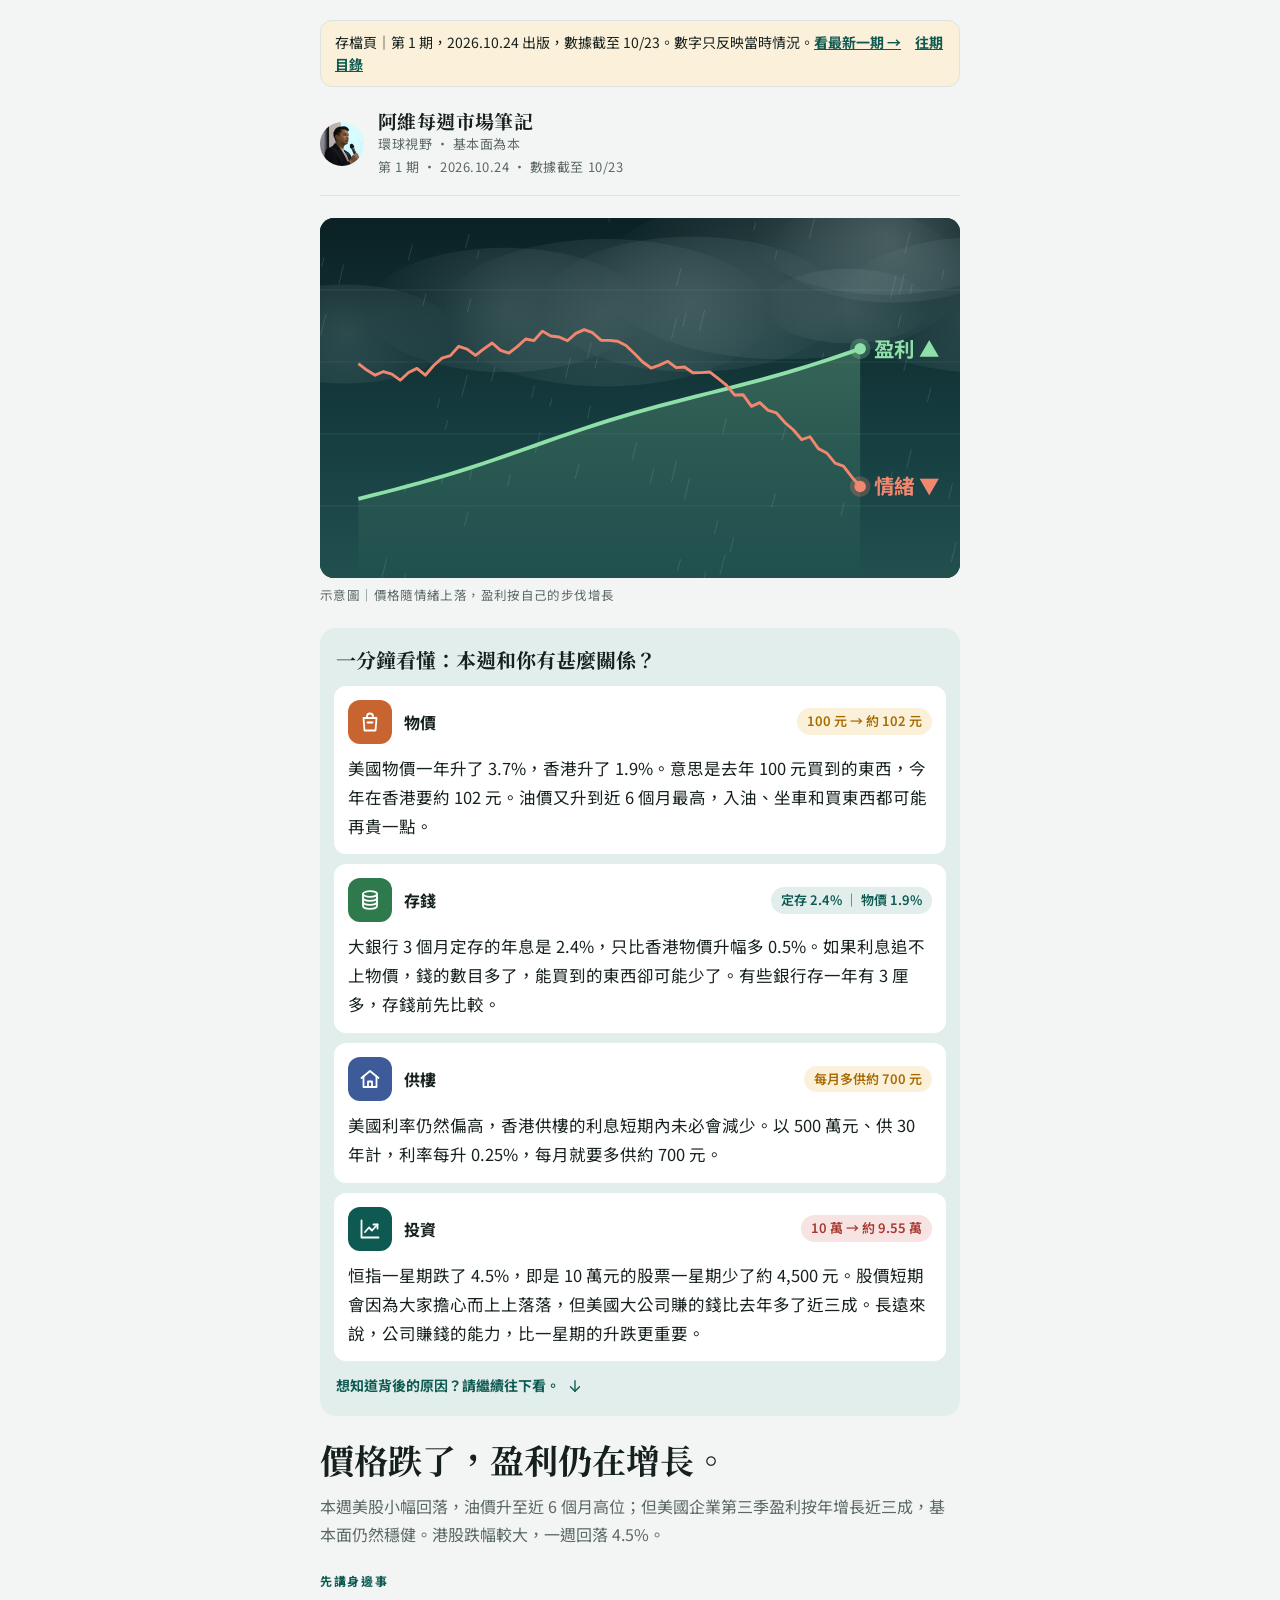
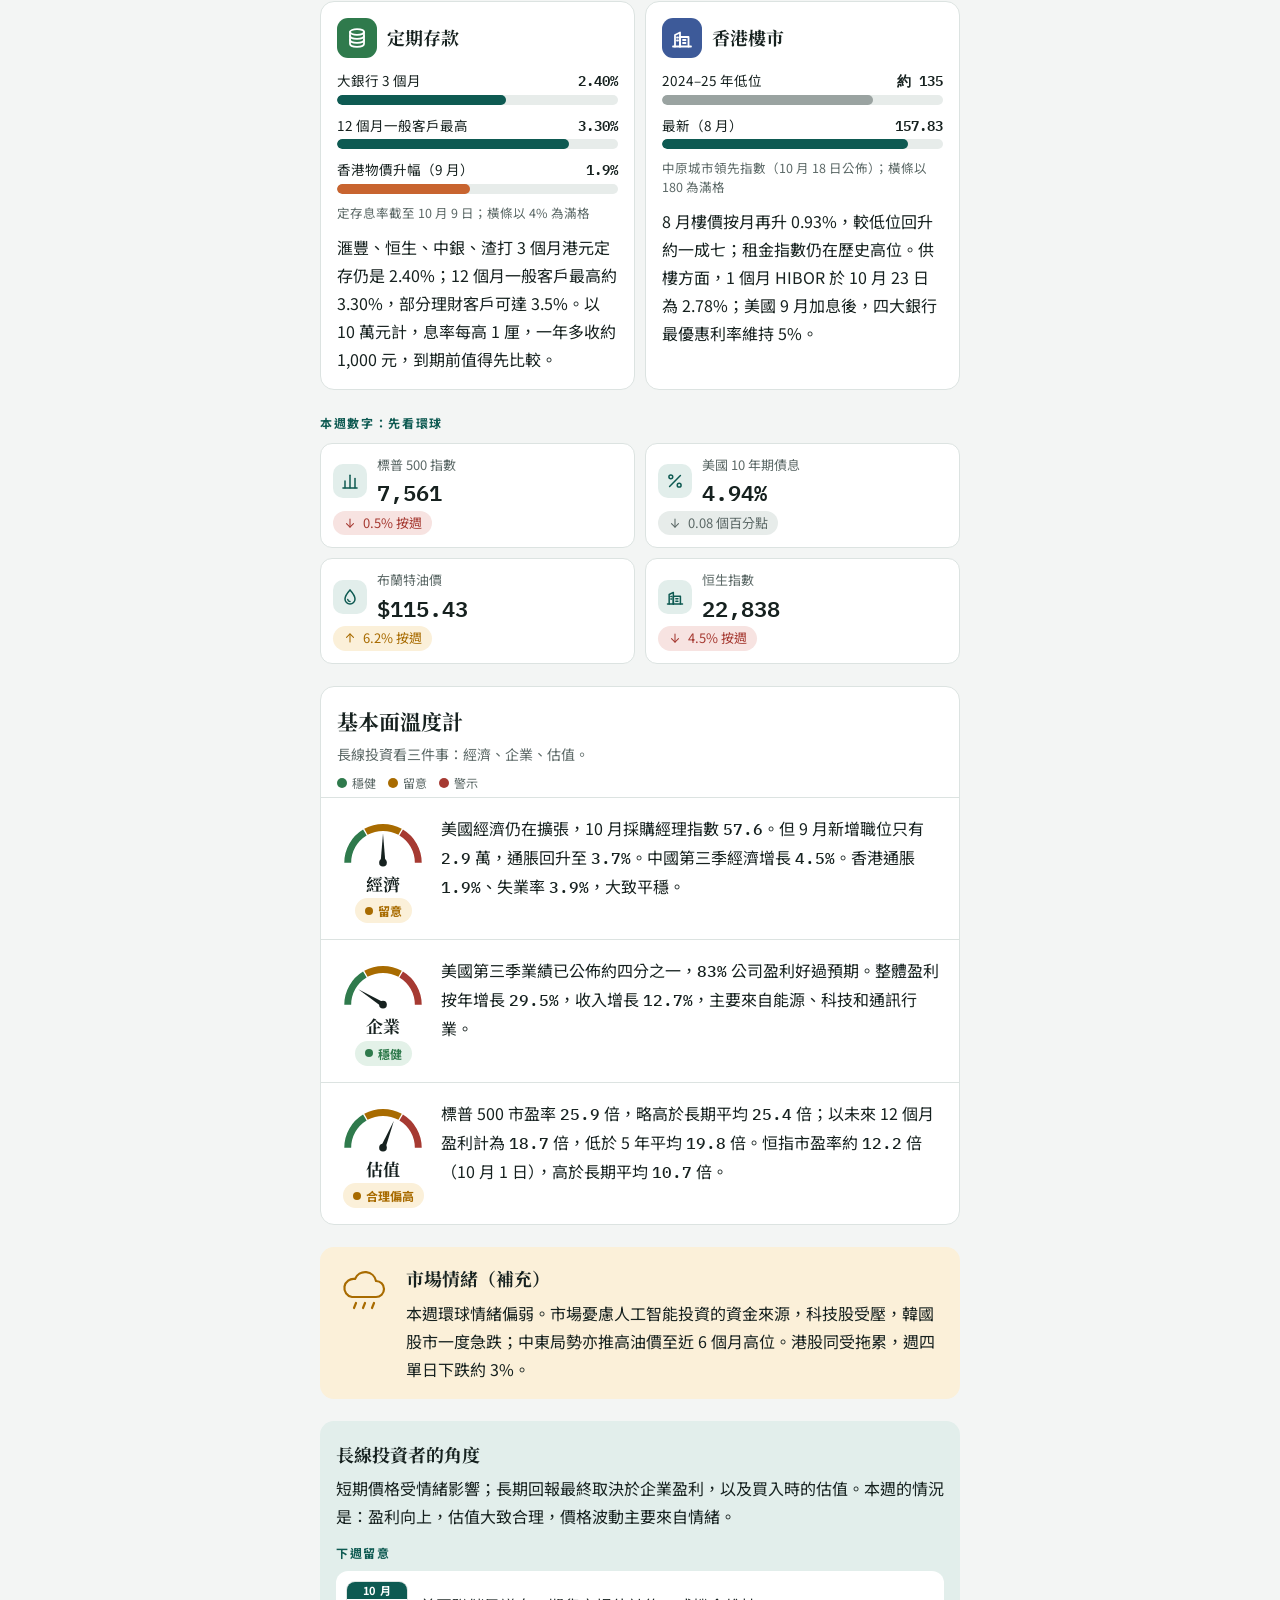
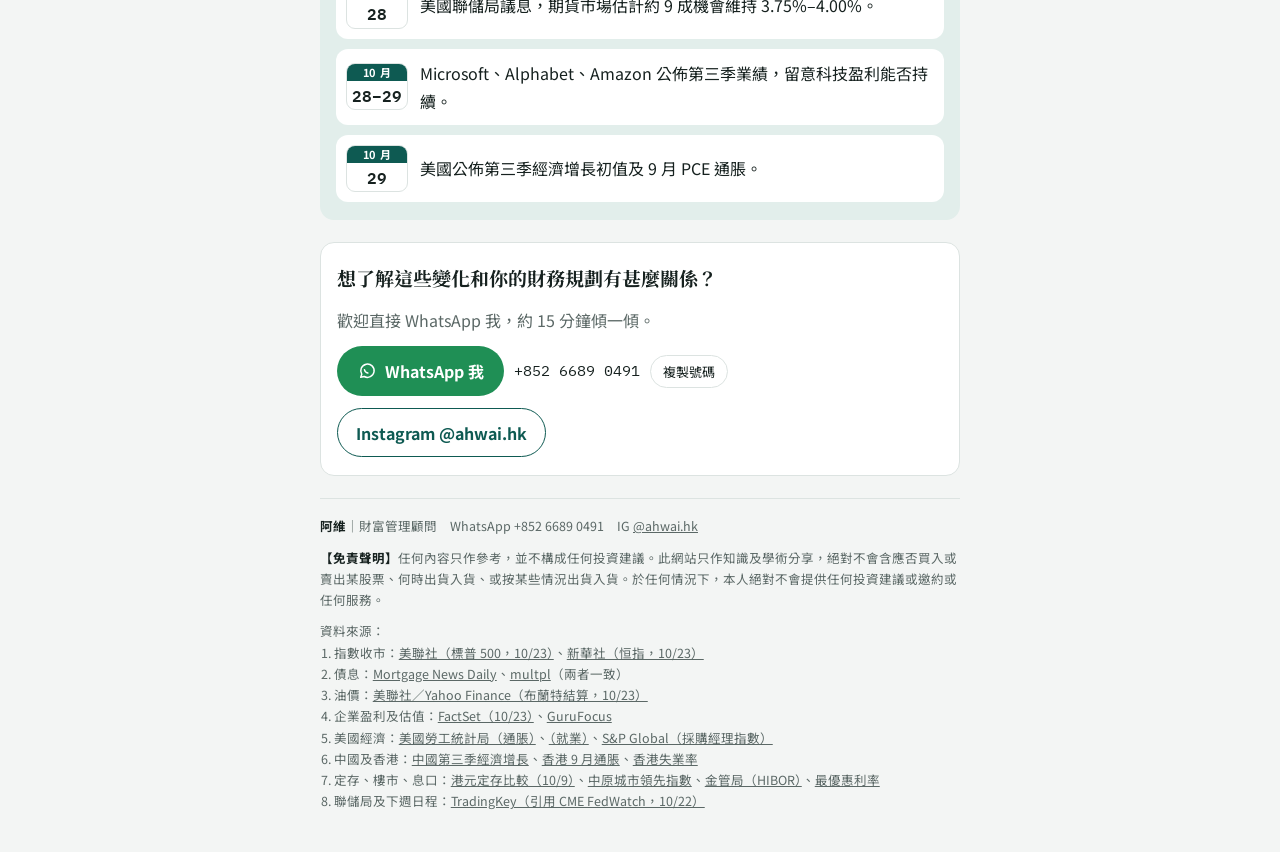
<file: issues/2026-10-24.html>
<!doctype html>
<html lang="zh-Hant">
<head>
<meta charset="utf-8">
<meta name="viewport" content="width=device-width, initial-scale=1, viewport-fit=cover">
<meta name="description" content="一分鐘看懂本週市場：環球視野，基本面為本。">
<meta property="og:type" content="article">
<meta property="og:title" content="阿維每週市場筆記｜第 1 期（存檔）">
<meta property="og:description" content="一分鐘看懂本週市場，以及它和你的存款、供樓、投資有甚麼關係。">
<meta property="og:image" content="https://ahwai79.github.io/weekly/issues/og/2026-10-24.png">
<meta property="og:url" content="https://ahwai79.github.io/weekly/issues/2026-10-24.html">
<style>:root{padding-top:env(safe-area-inset-top,0px);padding-bottom:env(safe-area-inset-bottom,0px)}body{margin:0}img{max-width:100%}[hidden]{display:none!important}</style>
<title>阿維每週市場筆記</title>
<meta name="claude:viewport-fit-sides" content="cover">
<link rel="preconnect" href="https://fonts.googleapis.com">
<link rel="preconnect" href="https://fonts.gstatic.com" crossorigin>
<link rel="stylesheet" href="https://fonts.googleapis.com/css2?family=Noto+Serif+TC:wght@600;700&family=Noto+Sans+TC:wght@400;500;700&family=IBM+Plex+Mono:wght@500;600&display=swap">
<style>
/* Layout: one narrow reading column, like a printed client letter, with infographic touches: icon chips, bars, gauges and a gently animated hero. */
:root{
  --bg:#F3F5F4; --paper:#FFFFFF; --ink:#16211F; --muted:#5B6866; --line:#DCE3E1;
  --accent:#0E5A52; --accent-soft:#E2EEEB;
  --ok:#2F7A4C; --ok-soft:#E3F1E8; --warn:#A86B00; --warn-soft:#FBF0D9; --bad:#A63A32; --bad-soft:#F7E3E1;
  --track:#E7ECEA;
  --serif:"Noto Serif TC","Songti TC","PMingLiU",serif;
  --sans:"Noto Sans TC","PingFang TC","Microsoft JhengHei",system-ui,sans-serif;
  --mono:"IBM Plex Mono",ui-monospace,"SFMono-Regular",Menlo,monospace;
}
@media (prefers-color-scheme: dark){:root:not([data-theme="light"]){
  --bg:#0F1615; --paper:#162120; --ink:#E6ECEA; --muted:#9AA9A6; --line:#2A3735;
  --accent:#6CC3B6; --accent-soft:#1D312E;
  --ok:#7FCB98; --ok-soft:#1B2E23; --warn:#E6B65A; --warn-soft:#33291A; --bad:#EE8F86; --bad-soft:#3A2220;
  --track:#24312F;
  color-scheme:dark}}
:root[data-theme="dark"]{
  --bg:#0F1615; --paper:#162120; --ink:#E6ECEA; --muted:#9AA9A6; --line:#2A3735;
  --accent:#6CC3B6; --accent-soft:#1D312E;
  --ok:#7FCB98; --ok-soft:#1B2E23; --warn:#E6B65A; --warn-soft:#33291A; --bad:#EE8F86; --bad-soft:#3A2220;
  --track:#24312F;
  color-scheme:dark}
body{background:var(--bg);color:var(--ink);font-family:var(--sans);font-size:16px;line-height:1.75;-webkit-font-smoothing:antialiased}
.wrap{max-width:640px;margin:0 auto;padding-left:max(16px,env(safe-area-inset-left,0px));padding-right:max(16px,env(safe-area-inset-right,0px));padding-block:20px 40px;display:flex;flex-direction:column;gap:22px}
svg.i{width:24px;height:24px;fill:none;stroke:currentColor;stroke-width:1.8;stroke-linecap:round;stroke-linejoin:round;flex:none}

/* masthead */
.mast{display:flex;align-items:center;gap:14px;padding-bottom:16px;border-bottom:1px solid var(--line)}
.avatar{width:44px;height:44px;border-radius:50%;background:var(--accent);flex:none;overflow:hidden}
.avatar img{width:100%;height:100%;object-fit:cover;display:block}
.mast-text{min-width:0}
.brand{font-family:var(--serif);font-weight:700;font-size:19px;letter-spacing:.02em;line-height:1.3}
.issue{font-size:13px;color:var(--muted);letter-spacing:.04em}

/* hero */
.hero{margin:0;display:flex;flex-direction:column;gap:6px}
.hero canvas{display:block;width:100%;max-width:100%;aspect-ratio:16/9;border-radius:14px;background:#10292C}
.hero figcaption{font-size:12.5px;color:var(--muted);letter-spacing:.03em}

/* one-minute summary */
.simple{background:var(--accent-soft);border-radius:16px;padding:18px 14px;display:flex;flex-direction:column;gap:12px}
.simple h2{font-family:var(--serif);font-size:20px;line-height:1.4;margin:0 2px;text-wrap:balance}
.simple-list{list-style:none;margin:0;padding:0;display:flex;flex-direction:column;gap:10px}
.simple-list li{background:var(--paper);border-radius:12px;padding:14px;display:grid;grid-template-columns:44px minmax(0,1fr);gap:10px 12px;align-items:center}
.simple-list li > div{display:contents}
.ico{width:44px;height:44px;border-radius:12px;display:grid;place-items:center;color:#fff}
.ico.c1{background:#C8642F} .ico.c2{background:#2F7A4C} .ico.c3{background:#3D5A99} .ico.c4{background:#0E5A52}
.simple-list .head{display:flex;align-items:center;justify-content:space-between;gap:6px 8px;flex-wrap:wrap;min-width:0}
.simple-list .tag{font-weight:700;font-size:16px}
.chip{font-family:var(--sans);font-size:13px;font-weight:600;border-radius:999px;padding:2px 10px;background:var(--accent-soft);color:var(--accent);white-space:nowrap;font-variant-numeric:tabular-nums}
.chip.warn{background:var(--warn-soft);color:var(--warn)} .chip.bad{background:var(--bad-soft);color:var(--bad)}
.simple-list p{grid-column:1 / -1;margin:0;font-size:16.5px;line-height:1.75}
.simple-more{margin:0 2px;font-size:14px;color:var(--accent);font-weight:700;display:flex;align-items:center;gap:6px}
.simple-more svg{width:18px;height:18px;animation:nudge 1.6s ease-in-out infinite}
@keyframes nudge{0%,100%{transform:translateY(0)}50%{transform:translateY(4px)}}

/* lead */
.lead h1{font-family:var(--serif);font-weight:700;font-size:clamp(26px,7vw,34px);line-height:1.3;margin:0 0 10px;text-wrap:balance}
.lead p{margin:0;color:var(--muted)}
.section-label{font-size:12px;letter-spacing:.14em;color:var(--accent);font-weight:700;margin:0 0 10px}

/* life cards */
.life-grid{display:grid;grid-template-columns:repeat(2,minmax(0,1fr));gap:10px}
@media (max-width:520px){.life-grid{grid-template-columns:1fr}}
.life-card{background:var(--paper);border:1px solid var(--line);border-radius:14px;padding:16px;display:flex;flex-direction:column;gap:10px;min-width:0}
.life-card .top{display:flex;align-items:center;gap:10px}
.life-card .top .ico{width:40px;height:40px;border-radius:11px}
.life-card h3{font-family:var(--serif);font-size:18px;margin:0}
.life-card .cap{font-size:12.5px;color:var(--muted);margin:0;line-height:1.5}
.life-card p{margin:0}
.bars{display:flex;flex-direction:column;gap:8px;margin:0;padding:0;list-style:none}
.bars li{display:grid;grid-template-columns:minmax(0,1fr) auto;gap:2px 10px;font-size:13.5px;align-items:baseline}
.bars .val{font-family:var(--mono);font-weight:600;font-variant-numeric:tabular-nums}
.bars .track{grid-column:1 / -1;height:10px;border-radius:999px;background:var(--track);overflow:hidden}
.bars .fill{display:block;height:100%;width:var(--w);border-radius:999px;background:var(--accent);transform-origin:left;transition:transform 1.1s cubic-bezier(.2,.8,.2,1)}
.bars .fill.alt{background:#C8642F} .bars .fill.soft{background:var(--muted);opacity:.55}

/* stats */
.stats{display:grid;grid-template-columns:repeat(2,minmax(0,1fr));gap:10px}
.stat{background:var(--paper);border:1px solid var(--line);border-radius:12px;padding:12px;min-width:0;display:grid;grid-template-columns:auto minmax(0,1fr);gap:4px 10px;align-items:center}
.stat .ico{width:34px;height:34px;border-radius:10px;background:var(--accent-soft);color:var(--accent);grid-row:span 2}
.stat .ico svg{width:20px;height:20px}
.stat .k{font-size:13px;color:var(--muted);line-height:1.4}
.stat .v{font-family:var(--mono);font-weight:600;font-size:clamp(18px,4.8vw,22px);font-variant-numeric:tabular-nums;line-height:1.3}
.stat .d{grid-column:1 / -1;font-family:var(--sans);font-size:13px;font-variant-numeric:tabular-nums;display:inline-flex;align-items:center;gap:6px;justify-self:start;border-radius:999px;padding:1px 10px}
.d.down{color:var(--bad);background:var(--bad-soft)} .d.up{color:var(--warn);background:var(--warn-soft)} .d.flat{color:var(--muted);background:var(--track)}
@media (max-width:360px){.stats{grid-template-columns:1fr}}

/* thermometer with gauges */
.thermo{background:var(--paper);border:1px solid var(--line);border-radius:14px;overflow:hidden}
.thermo-head{padding:16px 16px 4px}
.thermo-head h2{font-family:var(--serif);font-size:21px;margin:0}
.thermo-head p{margin:2px 0 0;font-size:14px;color:var(--muted)}
.legend{display:flex;gap:12px;flex-wrap:wrap;font-size:12px;color:var(--muted);margin-top:6px}
.legend span{display:inline-flex;align-items:center;gap:5px}
.legend i{width:10px;height:10px;border-radius:50%;display:inline-block}
.row{display:grid;grid-template-columns:92px minmax(0,1fr);gap:12px;padding:16px;border-top:1px solid var(--line)}
.row:first-of-type{border-top:0}
.gauge{display:flex;flex-direction:column;align-items:center;gap:4px}
.gauge svg{width:92px;height:56px;overflow:visible}
.gauge .seg{fill:none;stroke-width:9;stroke-linecap:butt}
.gauge .needle{transform-box:view-box;transform-origin:60px 60px;transform:rotate(-90deg);transition:transform 1.3s cubic-bezier(.3,1.35,.5,1)}
.gauge.in .needle{transform:rotate(var(--a))}
.gauge .name{font-family:var(--serif);font-weight:700;font-size:17px;line-height:1.2}
.pill{font-size:12px;font-weight:700;border-radius:999px;padding:2px 10px;white-space:nowrap;display:inline-flex;align-items:center;gap:5px}
.pill::before{content:"";width:8px;height:8px;border-radius:50%;background:currentColor}
.pill.ok{color:var(--ok);background:var(--ok-soft)} .pill.warn{color:var(--warn);background:var(--warn-soft)} .pill.bad{color:var(--bad);background:var(--bad-soft)}
.row p{margin:0;min-width:0}
.num{font-family:var(--mono);font-variant-numeric:tabular-nums;font-weight:500}

/* mood */
.mood{display:grid;grid-template-columns:56px minmax(0,1fr);gap:14px;align-items:start;background:var(--warn-soft);border-radius:14px;padding:16px}
.mood .wx{width:56px;height:56px;color:var(--warn)}
.mood .wx .drop{animation:rain 1.4s linear infinite}
.mood .wx .drop:nth-of-type(2){animation-delay:.45s} .mood .wx .drop:nth-of-type(3){animation-delay:.9s}
@keyframes rain{0%{transform:translateY(-3px);opacity:0}30%{opacity:1}100%{transform:translateY(6px);opacity:0}}
.mood h3,.view h3{font-family:var(--serif);font-size:18px;margin:0 0 4px}
.mood p{margin:0;color:var(--ink)}

/* view + calendar tiles */
.view{background:var(--accent-soft);border-radius:14px;padding:18px 16px}
.view p{margin:0 0 12px}
.watch{list-style:none;margin:0;padding:0;display:flex;flex-direction:column;gap:10px}
.watch li{display:grid;grid-template-columns:62px minmax(0,1fr);gap:12px;align-items:center;background:var(--paper);border-radius:12px;padding:10px}
.cal{border-radius:9px;overflow:hidden;border:1px solid var(--line);text-align:center;background:var(--paper);line-height:1.2}
.cal .m{display:block;background:var(--accent);color:var(--paper);font-size:11px;font-weight:700;padding:2px 0;letter-spacing:.06em}
.cal .dd{display:block;font-family:var(--mono);font-weight:600;font-size:16px;padding:5px 0 4px;font-variant-numeric:tabular-nums}

/* contact */
.cta{background:var(--paper);border:1px solid var(--line);border-radius:14px;padding:18px 16px;display:flex;flex-direction:column;gap:12px}
.cta h3{font-family:var(--serif);font-size:19px;margin:0}
.cta p{margin:0;color:var(--muted)}
.cta-actions{display:flex;flex-wrap:wrap;gap:10px;align-items:center}
.btn{display:inline-flex;align-items:center;gap:8px;background:var(--accent);color:var(--paper);text-decoration:none;font-weight:700;border-radius:999px;padding:11px 20px;border:0;font-size:16px;font-family:var(--sans);cursor:pointer}
.btn svg{width:20px;height:20px}
.btn.wa{background:#1F8F55;color:#fff}
.btn.ghost{background:transparent;color:var(--accent);border:1.5px solid var(--accent);padding:9.5px 18px}
.btn:focus-visible,.copy:focus-visible{outline:3px solid var(--warn);outline-offset:2px}
.phone{font-family:var(--mono);font-size:15px;user-select:all}
.copy{background:none;border:1px solid var(--line);color:var(--ink);border-radius:999px;padding:6px 12px;font-size:13px;cursor:pointer;font-family:var(--sans)}
.fine{font-size:12.5px;line-height:1.7;color:var(--muted);border-top:1px solid var(--line);padding-top:16px;display:flex;flex-direction:column;gap:10px}
.fine strong{color:var(--ink)}
.fine a{color:var(--muted)}
.src{margin:0;padding-left:1.1em}

/* scroll reveal: only armed by script, so the page reads fine without it */
.js-anim .rv{opacity:0;transform:translateY(16px);transition:opacity .7s ease,transform .7s ease}
.js-anim .rv.in{opacity:1;transform:none}
.js-anim .bars .fill{transform:scaleX(0)}
.js-anim .in .bars .fill,.js-anim .bars.in .fill{transform:scaleX(1)}
@media (prefers-reduced-motion: reduce){
  .js-anim .rv{opacity:1;transform:none;transition:none}
  .js-anim .bars .fill{transform:none;transition:none}
  .gauge .needle{transition:none}
  .simple-more svg,.mood .wx .drop{animation:none}
}
</style>
<style id="archive-css">.arch{background:var(--warn-soft);color:var(--ink);border:1px solid var(--line);border-radius:12px;padding:10px 14px;font-size:14px;line-height:1.6}.arch a{color:var(--accent);font-weight:700}</style>
</head>
<body>
<!-- Icon sprite: line icons drawn for this page, coloured with currentColor. -->
<svg width="0" height="0" style="position:absolute" aria-hidden="true">
  <symbol id="i-bag" viewBox="0 0 24 24"><path d="M5.5 8h13l-1 12.5h-11z"/><path d="M9 8V6.5a3 3 0 0 1 6 0V8"/><path d="M9.5 12.5h5"/></symbol>
  <symbol id="i-coins" viewBox="0 0 24 24"><ellipse cx="12" cy="6" rx="7" ry="2.8"/><path d="M5 6v4c0 1.5 3.1 2.8 7 2.8s7-1.3 7-2.8V6"/><path d="M5 10v4c0 1.5 3.1 2.8 7 2.8s7-1.3 7-2.8v-4"/><path d="M5 14v4c0 1.5 3.1 2.8 7 2.8s7-1.3 7-2.8v-4"/></symbol>
  <symbol id="i-home" viewBox="0 0 24 24"><path d="M3.5 11 12 4l8.5 7"/><path d="M5.5 9.5V20h13V9.5"/><path d="M10 20v-5.5h4V20"/></symbol>
  <symbol id="i-trend" viewBox="0 0 24 24"><path d="M3.5 3.5v17h17"/><path d="m7 15 4-4.5 3 3 5.5-6"/><path d="M15.5 7.5h4v4"/></symbol>
  <symbol id="i-bars" viewBox="0 0 24 24"><path d="M6 20v-8"/><path d="M12 20V5"/><path d="M18 20v-11"/><path d="M3.5 20.5h17"/></symbol>
  <symbol id="i-pct" viewBox="0 0 24 24"><path d="M18.5 5.5l-13 13"/><circle cx="7" cy="7" r="2.3"/><circle cx="17" cy="17" r="2.3"/></symbol>
  <symbol id="i-drop" viewBox="0 0 24 24"><path d="M12 3.5s6 6.6 6 10.8a6 6 0 0 1-12 0C6 10.1 12 3.5 12 3.5z"/><path d="M9.3 15a2.8 2.8 0 0 0 2.7 2.4"/></symbol>
  <symbol id="i-city" viewBox="0 0 24 24"><path d="M3 20.5h18"/><path d="M5 20.5V9l5-2.5v14"/><path d="M10 20.5V11h8.5v9.5"/><path d="M13 14h2.5M13 17h2.5M7 11.5h1M7 14.5h1"/></symbol>
  <symbol id="i-down" viewBox="0 0 24 24"><path d="M12 5v14"/><path d="m6 13 6 6 6-6"/></symbol>
  <symbol id="i-up" viewBox="0 0 24 24"><path d="M12 19V5"/><path d="m6 11 6-6 6 6"/></symbol>
  <symbol id="i-chat" viewBox="0 0 24 24"><path d="M4.5 19.5l1.2-3.7A8 8 0 1 1 8.6 18.6z"/><path d="M9 10.5c.3 1.8 2 3.6 4 4"/></symbol>
</svg>

<div class="wrap">
  <!-- archive-banner -->
  <div class="arch">存檔頁｜第 1 期，2026.10.24 出版，數據截至 10/23。數字只反映當時情況。<a href="https://ahwai79.github.io/weekly/">看最新一期 →</a>　<a href="https://ahwai79.github.io/weekly/issues/">往期目錄</a></div>
  <header class="mast">
    <div class="avatar"><img src="[data-uri]" alt="阿維"></div>
    <div class="mast-text">
      <div class="brand">阿維每週市場筆記</div>
      <div class="issue">環球視野 · 基本面為本</div>
      <div class="issue">第 1 期 · 2026.10.24 · 數據截至 10/23</div>
    </div>
  </header>

  <figure class="hero">
    <canvas id="hero" role="img" aria-label="示意圖：本週市場情緒向下，企業盈利向上" data-weather="rain"></canvas>
    <figcaption>示意圖｜價格隨情緒上落，盈利按自己的步伐增長</figcaption>
  </figure>

  <section class="simple" aria-labelledby="simple-title">
    <h2 id="simple-title">一分鐘看懂：本週和你有甚麼關係？</h2>
    <ul class="simple-list">
      <li class="rv">
        <span class="ico c1"><svg class="i"><use href="#i-bag"/></svg></span>
        <div>
          <div class="head"><span class="tag">物價</span><span class="chip warn">100 元 → 約 102 元</span></div>
          <p>美國物價一年升了 3.7%，香港升了 1.9%。意思是去年 100 元買到的東西，今年在香港要約 102 元。油價又升到近 6 個月最高，入油、坐車和買東西都可能再貴一點。</p>
        </div>
      </li>
      <li class="rv">
        <span class="ico c2"><svg class="i"><use href="#i-coins"/></svg></span>
        <div>
          <div class="head"><span class="tag">存錢</span><span class="chip">定存 2.4% ｜ 物價 1.9%</span></div>
          <p>大銀行 3 個月定存的年息是 2.4%，只比香港物價升幅多 0.5%。如果利息追不上物價，錢的數目多了，能買到的東西卻可能少了。有些銀行存一年有 3 厘多，存錢前先比較。</p>
        </div>
      </li>
      <li class="rv">
        <span class="ico c3"><svg class="i"><use href="#i-home"/></svg></span>
        <div>
          <div class="head"><span class="tag">供樓</span><span class="chip warn">每月多供約 700 元</span></div>
          <p>美國利率仍然偏高，香港供樓的利息短期內未必會減少。以 500 萬元、供 30 年計，利率每升 0.25%，每月就要多供約 700 元。</p>
        </div>
      </li>
      <li class="rv">
        <span class="ico c4"><svg class="i"><use href="#i-trend"/></svg></span>
        <div>
          <div class="head"><span class="tag">投資</span><span class="chip bad">10 萬 → 約 9.55 萬</span></div>
          <p>恒指一星期跌了 4.5%，即是 10 萬元的股票一星期少了約 4,500 元。股價短期會因為大家擔心而上上落落，但美國大公司賺的錢比去年多了近三成。長遠來說，公司賺錢的能力，比一星期的升跌更重要。</p>
        </div>
      </li>
    </ul>
    <p class="simple-more">想知道背後的原因？請繼續往下看。<svg class="i"><use href="#i-down"/></svg></p>
  </section>

  <section class="lead rv">
    <h1>價格跌了，盈利仍在增長。</h1>
    <p>本週美股小幅回落，油價升至近 6 個月高位；但美國企業第三季盈利按年增長近三成，基本面仍然穩健。港股跌幅較大，一週回落 4.5%。</p>
  </section>

  <section class="life" aria-labelledby="life-title">
    <p class="section-label" id="life-title">先講身邊事</p>
    <div class="life-grid">
      <article class="life-card rv">
        <div class="top"><span class="ico c2"><svg class="i"><use href="#i-coins"/></svg></span><h3>定期存款</h3></div>
        <ul class="bars" aria-label="港元定存息率與香港通脹比較">
          <li><span>大銀行 3 個月</span><span class="val">2.40%</span><span class="track"><span class="fill" style="--w:60%"></span></span></li>
          <li><span>12 個月一般客戶最高</span><span class="val">3.30%</span><span class="track"><span class="fill" style="--w:82.5%"></span></span></li>
          <li><span>香港物價升幅（9 月）</span><span class="val">1.9%</span><span class="track"><span class="fill alt" style="--w:47.5%"></span></span></li>
        </ul>
        <p class="cap">定存息率截至 10 月 9 日；橫條以 4% 為滿格</p>
        <p>滙豐、恒生、中銀、渣打 3 個月港元定存仍是 2.40%；12 個月一般客戶最高約 3.30%，部分理財客戶可達 3.5%。以 10 萬元計，息率每高 1 厘，一年多收約 1,000 元，到期前值得先比較。</p>
      </article>
      <article class="life-card rv">
        <div class="top"><span class="ico c3"><svg class="i"><use href="#i-city"/></svg></span><h3>香港樓市</h3></div>
        <ul class="bars" aria-label="中原城市領先指數：低位與最新">
          <li><span>2024–25 年低位</span><span class="val">約 135</span><span class="track"><span class="fill soft" style="--w:75%"></span></span></li>
          <li><span>最新（8 月）</span><span class="val">157.83</span><span class="track"><span class="fill" style="--w:87.7%"></span></span></li>
        </ul>
        <p class="cap">中原城市領先指數（10 月 18 日公佈）；橫條以 180 為滿格</p>
        <p>8 月樓價按月再升 0.93%，較低位回升約一成七；租金指數仍在歷史高位。供樓方面，1 個月 HIBOR 於 10 月 23 日為 2.78%；美國 9 月加息後，四大銀行最優惠利率維持 5%。</p>
      </article>
    </div>
  </section>

  <section>
    <p class="section-label">本週數字：先看環球</p>
    <div class="stats">
      <div class="stat rv"><span class="ico"><svg class="i"><use href="#i-bars"/></svg></span><div class="k">標普 500 指數</div><div class="v" data-count="7624" data-dec="0">7,624</div><div class="d down"><svg class="i" style="width:14px;height:14px"><use href="#i-down"/></svg>0.5% 按週</div></div>
      <div class="stat rv"><span class="ico"><svg class="i"><use href="#i-pct"/></svg></span><div class="k">美國 10 年期債息</div><div class="v" data-count="5.00" data-dec="2" data-suffix="%">5.00%</div><div class="d flat"><svg class="i" style="width:14px;height:14px"><use href="#i-down"/></svg>0.08 個百分點</div></div>
      <div class="stat rv"><span class="ico"><svg class="i"><use href="#i-drop"/></svg></span><div class="k">布蘭特油價</div><div class="v" data-count="116.72" data-dec="2" data-prefix="$">$116.72</div><div class="d up"><svg class="i" style="width:14px;height:14px"><use href="#i-up"/></svg>6.2% 按週</div></div>
      <div class="stat rv"><span class="ico"><svg class="i"><use href="#i-city"/></svg></span><div class="k">恒生指數</div><div class="v" data-count="23093" data-dec="0">23,093</div><div class="d down"><svg class="i" style="width:14px;height:14px"><use href="#i-down"/></svg>4.5% 按週</div></div>
    </div>
  </section>

  <section class="thermo" aria-labelledby="thermo-title">
    <div class="thermo-head">
      <h2 id="thermo-title">基本面溫度計</h2>
      <p>長線投資看三件事：經濟、企業、估值。</p>
      <div class="legend" aria-hidden="true"><span><i style="background:var(--ok)"></i>穩健</span><span><i style="background:var(--warn)"></i>留意</span><span><i style="background:var(--bad)"></i>警示</span></div>
    </div>
    <div class="row">
      <div class="gauge" style="--a:0deg"><svg viewBox="0 0 120 66" aria-hidden="true"></svg><span class="name">經濟</span><span class="pill warn">留意</span></div>
      <p>美國經濟仍在擴張，10 月採購經理指數 <span class="num">57.6</span>。但 9 月新增職位只有 <span class="num">2.9</span> 萬，通脹回升至 <span class="num">3.7%</span>。中國第三季經濟增長 <span class="num">4.5%</span>。香港通脹 <span class="num">1.9%</span>、失業率 <span class="num">3.9%</span>，大致平穩。</p>
    </div>
    <div class="row">
      <div class="gauge" style="--a:-58deg"><svg viewBox="0 0 120 66" aria-hidden="true"></svg><span class="name">企業</span><span class="pill ok">穩健</span></div>
      <p>美國第三季業績已公佈約四分之一，<span class="num">83%</span> 公司盈利好過預期。整體盈利按年增長 <span class="num">29.5%</span>，收入增長 <span class="num">12.7%</span>，主要來自能源、科技和通訊行業。</p>
    </div>
    <div class="row">
      <div class="gauge" style="--a:22deg"><svg viewBox="0 0 120 66" aria-hidden="true"></svg><span class="name">估值</span><span class="pill warn">合理偏高</span></div>
      <p>標普 500 市盈率 <span class="num">25.9</span> 倍，略高於長期平均 <span class="num">25.4</span> 倍；以未來 12 個月盈利計為 <span class="num">18.7</span> 倍，低於 5 年平均 <span class="num">19.8</span> 倍。恒指市盈率約 <span class="num">12.2</span> 倍（10 月 1 日），高於長期平均 <span class="num">10.7</span> 倍。</p>
    </div>
  </section>

  <section class="mood rv">
    <svg class="wx" viewBox="0 0 56 56" aria-hidden="true" fill="none" stroke="currentColor" stroke-width="2.2" stroke-linecap="round" stroke-linejoin="round">
      <path d="M16 34h24a8 8 0 0 0 0-16 11 11 0 0 0-21-2 9 9 0 0 0-3 18z"/>
      <path class="drop" d="M20 40l-2 5"/><path class="drop" d="M29 40l-2 5"/><path class="drop" d="M38 40l-2 5"/>
    </svg>
    <div>
      <h3>市場情緒（補充）</h3>
      <p>本週環球情緒偏弱。市場憂慮人工智能投資的資金來源，科技股受壓，韓國股市一度急跌；中東局勢亦推高油價至近 6 個月高位。港股同受拖累，週四單日下跌約 3%。</p>
    </div>
  </section>

  <section class="view rv">
    <h3>長線投資者的角度</h3>
    <p>短期價格受情緒影響；長期回報最終取決於企業盈利，以及買入時的估值。本週的情況是：盈利向上，估值大致合理，價格波動主要來自情緒。</p>
    <p class="section-label" style="margin-bottom:8px">下週留意</p>
    <ul class="watch">
      <li><span class="cal"><span class="m">10 月</span><span class="dd">28</span></span><span>美國聯儲局議息，期貨市場估計約 9 成機會維持 3.75%–4.00%。</span></li>
      <li><span class="cal"><span class="m">10 月</span><span class="dd">28–29</span></span><span>Microsoft、Alphabet、Amazon 公佈第三季業績，留意科技盈利能否持續。</span></li>
      <li><span class="cal"><span class="m">10 月</span><span class="dd">29</span></span><span>美國公佈第三季經濟增長初值及 9 月 PCE 通脹。</span></li>
    </ul>
  </section>

  <section class="cta rv">
    <h3>想了解這些變化和你的財務規劃有甚麼關係？</h3>
    <p>歡迎直接 WhatsApp 我，約 15 分鐘傾一傾。</p>
    <div class="cta-actions">
      <a class="btn wa" id="wa-btn" href="#" target="_blank" rel="noopener"><svg class="i"><use href="#i-chat"/></svg>WhatsApp 我</a>
      <span class="phone" id="wa-num"></span>
      <button class="copy" id="copy-btn" type="button">複製號碼</button>
    </div>
    <div class="cta-actions">
      <a class="btn ghost" href="https://www.instagram.com/ahwai.hk/" target="_blank" rel="noopener">Instagram @ahwai.hk</a>
    </div>
  </section>

  <footer class="fine">
    <div><strong>阿維</strong>｜財富管理顧問　WhatsApp +852 6689 0491　IG <a href="https://www.instagram.com/ahwai.hk/" target="_blank" rel="noopener">@ahwai.hk</a></div>
    <div><strong>【免責聲明】</strong>任何內容只作參考，並不構成任何投資建議。此網站只作知識及學術分享，絕對不會含應否買入或賣出某股票、何時出貨入貨、或按某些情況出貨入貨。於任何情況下，本人絕對不會提供任何投資建議或邀約或任何服務。</div>
    <div>
      資料來源：
      <ol class="src">
        <li>指數收市：<a href="https://www.lanacion.com.ar/usa/how-major-us-stock-indexes-fared-friday-10232026-nid23102026/" target="_blank" rel="noopener">美聯社（標普 500，10/23）</a>、<a href="http://www.xinhuanet.com/fortune/20261023/c875aed0d2c34f6e92b781e25499ff58/c.html" target="_blank" rel="noopener">新華社（恒指，10/23）</a></li>
        <li>債息：<a href="https://www.mortgagenewsdaily.com/treasury/10yr" target="_blank" rel="noopener">Mortgage News Daily</a>、<a href="https://geo.multpl.com/10-year-treasury-rate" target="_blank" rel="noopener">multpl</a>（兩者一致）</li>
        <li>油價：<a href="https://finance.yahoo.com/markets/articles/tech-selloff-relents-oil-five-103308077.html" target="_blank" rel="noopener">美聯社／Yahoo Finance（布蘭特結算，10/23）</a></li>
        <li>企業盈利及估值：<a href="https://insight.factset.com/sp-500-earnings-season-update-october-23-2026" target="_blank" rel="noopener">FactSet（10/23）</a>、<a href="https://www.gurufocus.com/economic_indicators/57/sp-500-pe-ratio" target="_blank" rel="noopener">GuruFocus</a></li>
        <li>美國經濟：<a href="https://www.bls.gov/news.release/archives/cpi_10142026.htm" target="_blank" rel="noopener">美國勞工統計局（通脹）</a>、<a href="https://www.bls.gov/news.release/archives/empsit_10022026.htm" target="_blank" rel="noopener">（就業）</a>、<a href="https://www.pmi.spglobal.com/Public/Home/PressRelease/07d16568e63346999890940d47639cd9" target="_blank" rel="noopener">S&amp;P Global（採購經理指數）</a></li>
        <li>中國及香港：<a href="https://www.aljazeera.com/economy/2026/10/19/chinas-economy-grows-4-5-percent-in-q3-beating-forecasts" target="_blank" rel="noopener">中國第三季經濟增長</a>、<a href="https://news.tvb.com/tc/1202174-9%E6%9C%88%E6%B6%88%E8%B2%BB%E7%89%A9%E5%83%B9%E6%8C%87%E6%95%B8%E6%8C%89%E5%B9%B4%E5%8D%8719%E5%9F%BA%E6%9C%AC%E9%80%9A%E8%84%B9%E7%8E%8721" target="_blank" rel="noopener">香港 9 月通脹</a>、<a href="https://www.hkcd.com/hkcdweb/content/2026/10/22/content_8781286.html" target="_blank" rel="noopener">香港失業率</a></li>
        <li>定存、樓市、息口：<a href="https://www.moneyhk101.com/hkd-fixed-deposit/" target="_blank" rel="noopener">港元定存比較（10/9）</a>、<a href="https://hk.centanet.com/CCI/CCI" target="_blank" rel="noopener">中原城市領先指數</a>、<a href="https://www.hkma.gov.hk/eng/data-publications-and-research/data-and-statistics/daily-monetary-statistics/" target="_blank" rel="noopener">金管局（HIBOR）</a>、<a href="https://hk.on.cc/hk/bkn/cnt/finance/20260917/bkn-20260917121106374-0917_00842_001.html" target="_blank" rel="noopener">最優惠利率</a></li>
        <li>聯儲局及下週日程：<a href="https://tradingkey.com/analysis/stocks/us-stocks/262237761-weekly-fed-microsoft-alphabet-amazon-earnings-tradingkey" target="_blank" rel="noopener">TradingKey（引用 CME FedWatch，10/22）</a></li>
      </ol>
    </div>
  </footer>
</div>

<script>
// 聯絡資料：國家碼＋號碼，只用數字
const WA_NUMBER = "85266890491";
const WA_TEXT = "你好阿維，我看了你的每週市場筆記，想約你傾一傾。";
const btn = document.getElementById("wa-btn");
const num = document.getElementById("wa-num");
const copyBtn = document.getElementById("copy-btn");
btn.href = "https://wa.me/" + WA_NUMBER + "?text=" + encodeURIComponent(WA_TEXT);
num.textContent = "+" + WA_NUMBER.slice(0,3) + " " + WA_NUMBER.slice(3,7) + " " + WA_NUMBER.slice(7);
copyBtn.addEventListener("click", function () {
  const text = num.textContent;
  const done = function () { copyBtn.textContent = "已複製"; setTimeout(function(){ copyBtn.textContent = "複製號碼"; }, 1800); };
  const select = function () { const r = document.createRange(); r.selectNodeContents(num); const s = window.getSelection(); s.removeAllRanges(); s.addRange(r); };
  if (navigator.clipboard && navigator.clipboard.writeText) navigator.clipboard.writeText(text).then(done).catch(select); else select();
});

const reduceMotion = window.matchMedia && window.matchMedia("(prefers-reduced-motion: reduce)").matches;

// Gauges: three-band half dial (穩健 / 留意 / 警示); the needle angle comes from each gauge's --a (-90deg = far left, 90deg = far right).
(function buildGauges(){
  const ns = "http://www.w3.org/2000/svg";
  const css = getComputedStyle(document.documentElement);
  const cols = ["--ok","--warn","--bad"];
  const P = function(deg){ const r = deg*Math.PI/180; return [60 + 46*Math.cos(r), 60 - 46*Math.sin(r)]; };
  document.querySelectorAll(".gauge svg").forEach(function(svg){
    [[180,121],[119,61],[59,0]].forEach(function(s,i){
      const a = P(s[0]), b = P(s[1]);
      const p = document.createElementNS(ns,"path");
      p.setAttribute("d","M"+a[0].toFixed(2)+" "+a[1].toFixed(2)+" A46 46 0 0 1 "+b[0].toFixed(2)+" "+b[1].toFixed(2));
      p.setAttribute("class","seg"); p.style.stroke = "var("+cols[i]+")";
      svg.appendChild(p);
    });
    const g = document.createElementNS(ns,"g"); g.setAttribute("class","needle");
    g.innerHTML = '<path d="M60 60 L57 58 L60 22 L63 58 Z" fill="var(--ink)"/>';
    svg.appendChild(g);
    const hub = document.createElementNS(ns,"circle");
    hub.setAttribute("cx","60"); hub.setAttribute("cy","60"); hub.setAttribute("r","5"); hub.setAttribute("fill","var(--ink)");
    svg.appendChild(hub);
  });
})();

// Count-up for headline numbers; the final value is already in the HTML, so nothing breaks without script.
function countUp(el){
  const end = parseFloat(el.dataset.count), dec = +(el.dataset.dec || 0);
  const pre = el.dataset.prefix || "", suf = el.dataset.suffix || "";
  const fmt = function(v){ return pre + v.toLocaleString("en-US",{minimumFractionDigits:dec,maximumFractionDigits:dec}) + suf; };
  const start = end * 0.85, t0 = performance.now(), dur = 1100;
  (function step(now){
    const k = Math.min(1,(now - t0)/dur), e = 1 - Math.pow(1-k,3);
    el.textContent = fmt(start + (end-start)*e);
    if (k < 1) requestAnimationFrame(step); else el.textContent = fmt(end);
  })(t0);
}

// Scroll reveal: arm only when the browser supports it and motion is welcome.
(function reveal(){
  const gauges = document.querySelectorAll(".gauge");
  if (reduceMotion || !("IntersectionObserver" in window)) { gauges.forEach(function(g){ g.classList.add("in"); }); return; }
  document.documentElement.classList.add("js-anim");
  const io = new IntersectionObserver(function(entries){
    entries.forEach(function(en){
      if (!en.isIntersecting) return;
      const el = en.target;
      el.classList.add("in");
      el.querySelectorAll("[data-count]").forEach(countUp);
      io.unobserve(el);
    });
  }, {threshold:0.15, rootMargin:"0px 0px -5% 0px"});
  document.querySelectorAll(".rv, .gauge").forEach(function(el){ io.observe(el); });
  // Safety net: anything still hidden after 4s is shown, e.g. in print or screenshot tools.
  setTimeout(function(){ document.querySelectorAll(".rv, .gauge").forEach(function(el){ el.classList.add("in"); }); }, 4000);
})();

// Hero illustration: weather sky, a jagged falling "sentiment" line and a steady rising "earnings" line.
// The two lines draw in once; the rain keeps falling slowly while the picture is on screen.
(function hero(){
  const cv = document.getElementById("hero");
  if (!cv) return;
  let seed, w, h, geo, visible = true, raf = null, t0 = null;
  const rnd = function(){ seed = (seed * 16807) % 2147483647; return (seed - 1) / 2147483646; };
  function build(){
    seed = 7;
    const dpr = Math.min(window.devicePixelRatio || 1, 2);
    w = cv.clientWidth || 600; h = Math.round(w * 9 / 16);
    cv.width = Math.round(w * dpr); cv.height = Math.round(h * dpr);
    cv.getContext("2d").setTransform(dpr,0,0,dpr,0,0);
    const clouds = [];
    for (let i=0;i<9;i++) clouds.push([rnd()*w, rnd()*h*0.35, (0.12+rnd()*0.18)*w]);
    const drops = [];
    for (let i=0;i<70;i++) drops.push([rnd()*w, rnd()*h, 8+rnd()*14, 0.6+rnd()*0.8]);
    const pad = w*0.06, x0 = pad, x1 = w - pad*2.6;
    const ePts = []; const n = 40;
    for (let i=0;i<=n;i++){ const t=i/n; ePts.push([x0+(x1-x0)*t, h*(0.78 - 0.42*t) + Math.sin(t*9)*h*0.008]); }
    const sPts = []; const m = 60; let y = h*0.42;
    for (let i=0;i<=m;i++){ const t=i/m; const drift = t<0.55 ? -0.002 : 0.012; y += h*(drift + (rnd()-0.5)*0.05); y=Math.max(h*0.2,Math.min(h*0.88,y)); sPts.push([x0+(x1-x0)*t,y]); }
    geo = {clouds:clouds, drops:drops, ePts:ePts, sPts:sPts};
  }
  function upto(pts, p){ const k = Math.max(1, Math.round((pts.length-1)*p)); return pts.slice(0, k+1); }
  function draw(p, time){
    const g = cv.getContext("2d");
    const sky = g.createLinearGradient(0,0,0,h);
    sky.addColorStop(0,"#0B2124"); sky.addColorStop(.6,"#163D40"); sky.addColorStop(1,"#21504F");
    g.fillStyle = sky; g.fillRect(0,0,w,h);
    geo.clouds.forEach(function(c, i){
      const cx = (c[0] + w*0.3 + time*0.004*(1+i%3)) % (w*1.6) - w*0.3;
      const cg = g.createRadialGradient(cx,c[1],0,cx,c[1],c[2]);
      cg.addColorStop(0,"rgba(190,210,210,0.16)"); cg.addColorStop(1,"rgba(190,210,210,0)");
      g.fillStyle = cg; g.beginPath(); g.ellipse(cx,c[1],c[2],c[2]*0.45,0,0,Math.PI*2); g.fill();
    });
    g.strokeStyle = "rgba(200,225,225,0.14)"; g.lineWidth = 1;
    geo.drops.forEach(function(d){
      const yy = (d[1] + time*0.06*d[3]) % (h + 30) - 15, xx = d[0];
      g.beginPath(); g.moveTo(xx,yy); g.lineTo(xx-d[2]*0.25,yy+d[2]); g.stroke();
    });
    g.strokeStyle = "rgba(220,240,238,0.08)";
    for (let i=1;i<5;i++){ const yy=h*i/5; g.beginPath(); g.moveTo(0,yy); g.lineTo(w,yy); g.stroke(); }
    const e = upto(geo.ePts, p), s = upto(geo.sPts, p);
    const fill = g.createLinearGradient(0,h*0.3,0,h);
    fill.addColorStop(0,"rgba(142,223,168,0.32)"); fill.addColorStop(1,"rgba(142,223,168,0)");
    g.beginPath(); g.moveTo(e[0][0],h); e.forEach(function(pt){ g.lineTo(pt[0],pt[1]); }); g.lineTo(e[e.length-1][0],h); g.closePath(); g.fillStyle=fill; g.fill();
    g.beginPath(); e.forEach(function(pt,i){ i?g.lineTo(pt[0],pt[1]):g.moveTo(pt[0],pt[1]); }); g.strokeStyle="#8EDFA8"; g.lineWidth=Math.max(2.5,w*0.006); g.lineJoin="round"; g.stroke();
    g.beginPath(); s.forEach(function(pt,i){ i?g.lineTo(pt[0],pt[1]):g.moveTo(pt[0],pt[1]); }); g.strokeStyle="#F2876F"; g.lineWidth=Math.max(2,w*0.0045); g.stroke();
    const fs = Math.max(13, w*0.032);
    g.font = "700 "+fs+"px 'Noto Sans TC','PingFang TC',sans-serif"; g.textBaseline="middle";
    const pulse = 1 + 0.35*Math.max(0, Math.sin(time/380));
    [[e[e.length-1],"#8EDFA8","盈利 ▲"],[s[s.length-1],"#F2876F","情緒 ▼"]].forEach(function(a){
      g.fillStyle=a[1];
      if (p >= 1){ g.globalAlpha = 0.25; g.beginPath(); g.arc(a[0][0],a[0][1],Math.max(4,w*0.009)*pulse*1.8,0,Math.PI*2); g.fill(); g.globalAlpha = 1; }
      g.beginPath(); g.arc(a[0][0],a[0][1],Math.max(4,w*0.009),0,Math.PI*2); g.fill();
      if (p >= 1) g.fillText(a[2], a[0][0]+w*0.022, a[0][1]);
    });
  }
  function loop(now){
    if (t0 === null) t0 = now;
    const p = Math.min(1, (now - t0)/1800);
    draw(1 - Math.pow(1-p,2), now);
    raf = visible ? requestAnimationFrame(loop) : null;
  }
  function start(){ if (!raf) raf = requestAnimationFrame(loop); }
  build();
  if (reduceMotion) draw(1, 0); else start();
  if ("IntersectionObserver" in window && !reduceMotion){
    new IntersectionObserver(function(en){ visible = en[0].isIntersecting; if (visible) start(); }).observe(cv);
  }
  let rt; window.addEventListener("resize", function(){ clearTimeout(rt); rt = setTimeout(function(){ build(); if (reduceMotion || !raf) draw(1, performance.now()); }, 120); });
  if (document.fonts && document.fonts.ready) document.fonts.ready.then(function(){ if (reduceMotion) draw(1,0); });
})();
</script>
</body>
</html>
</file>
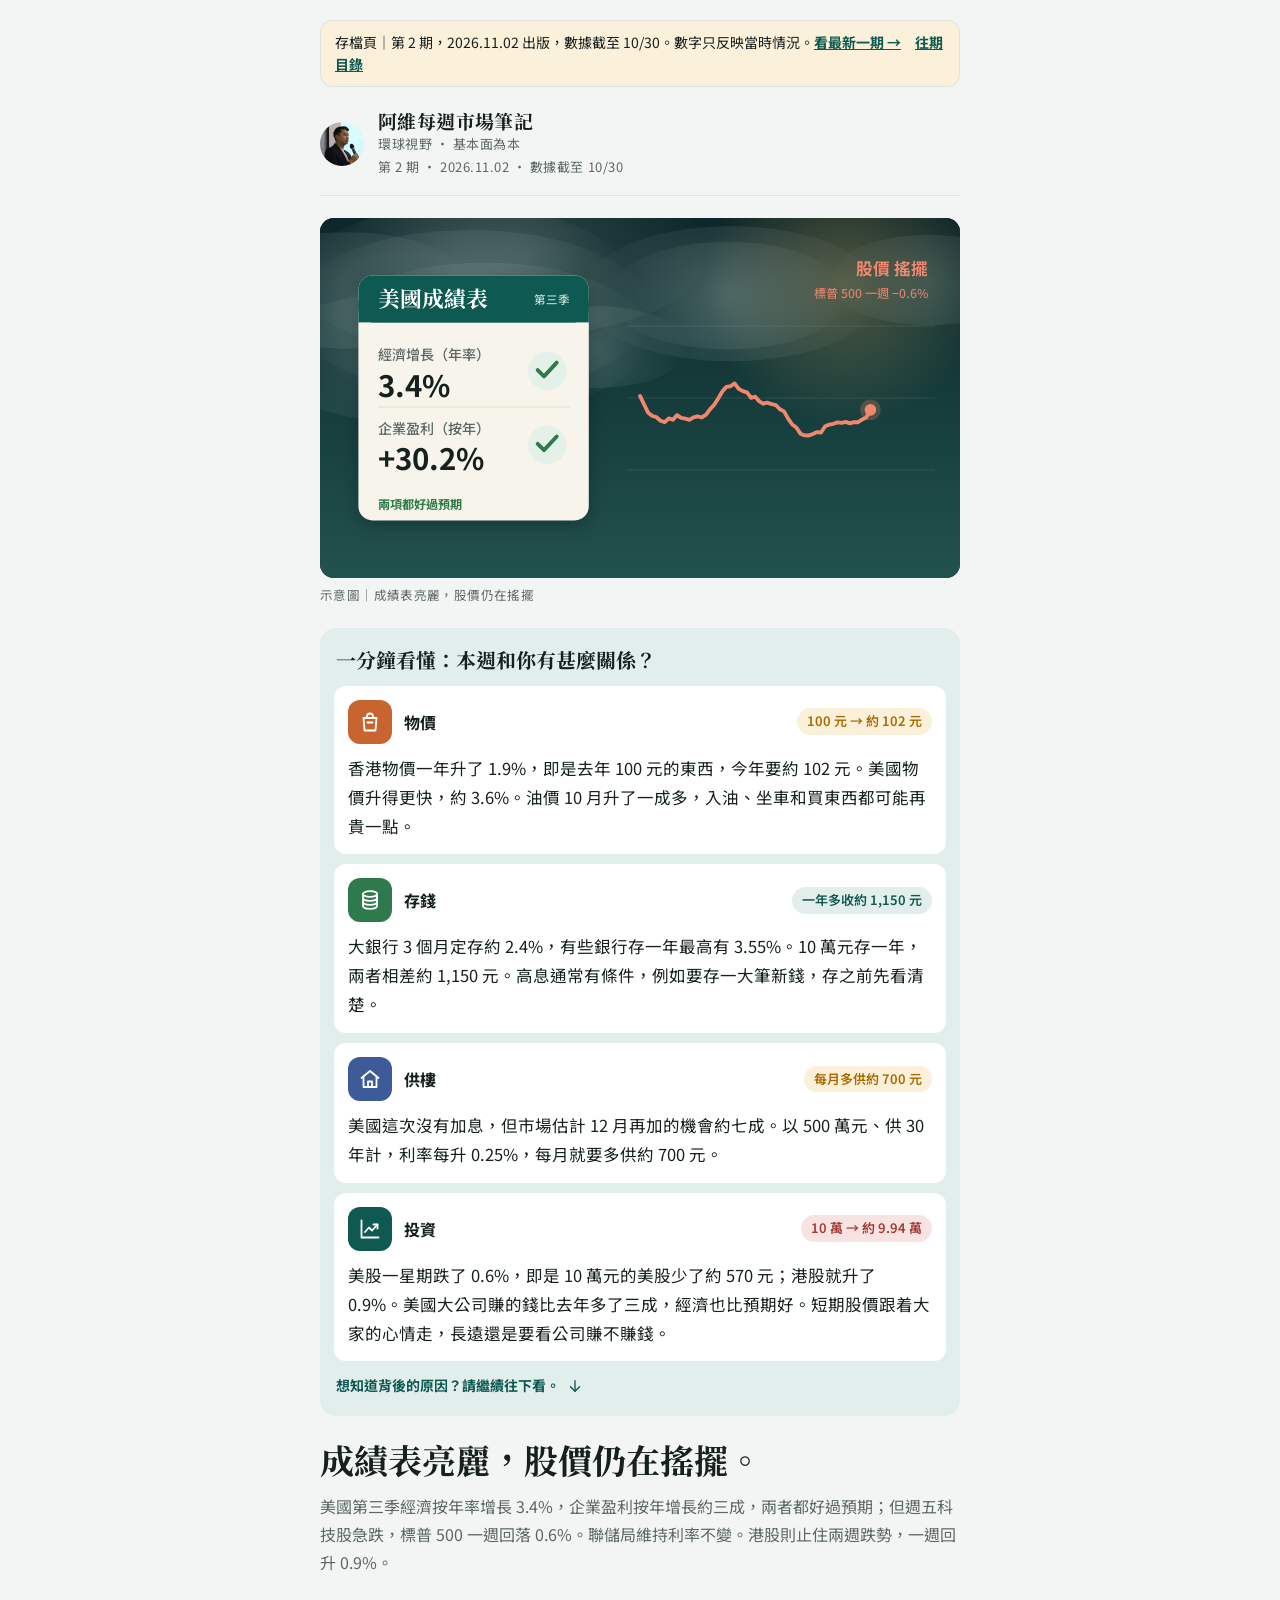
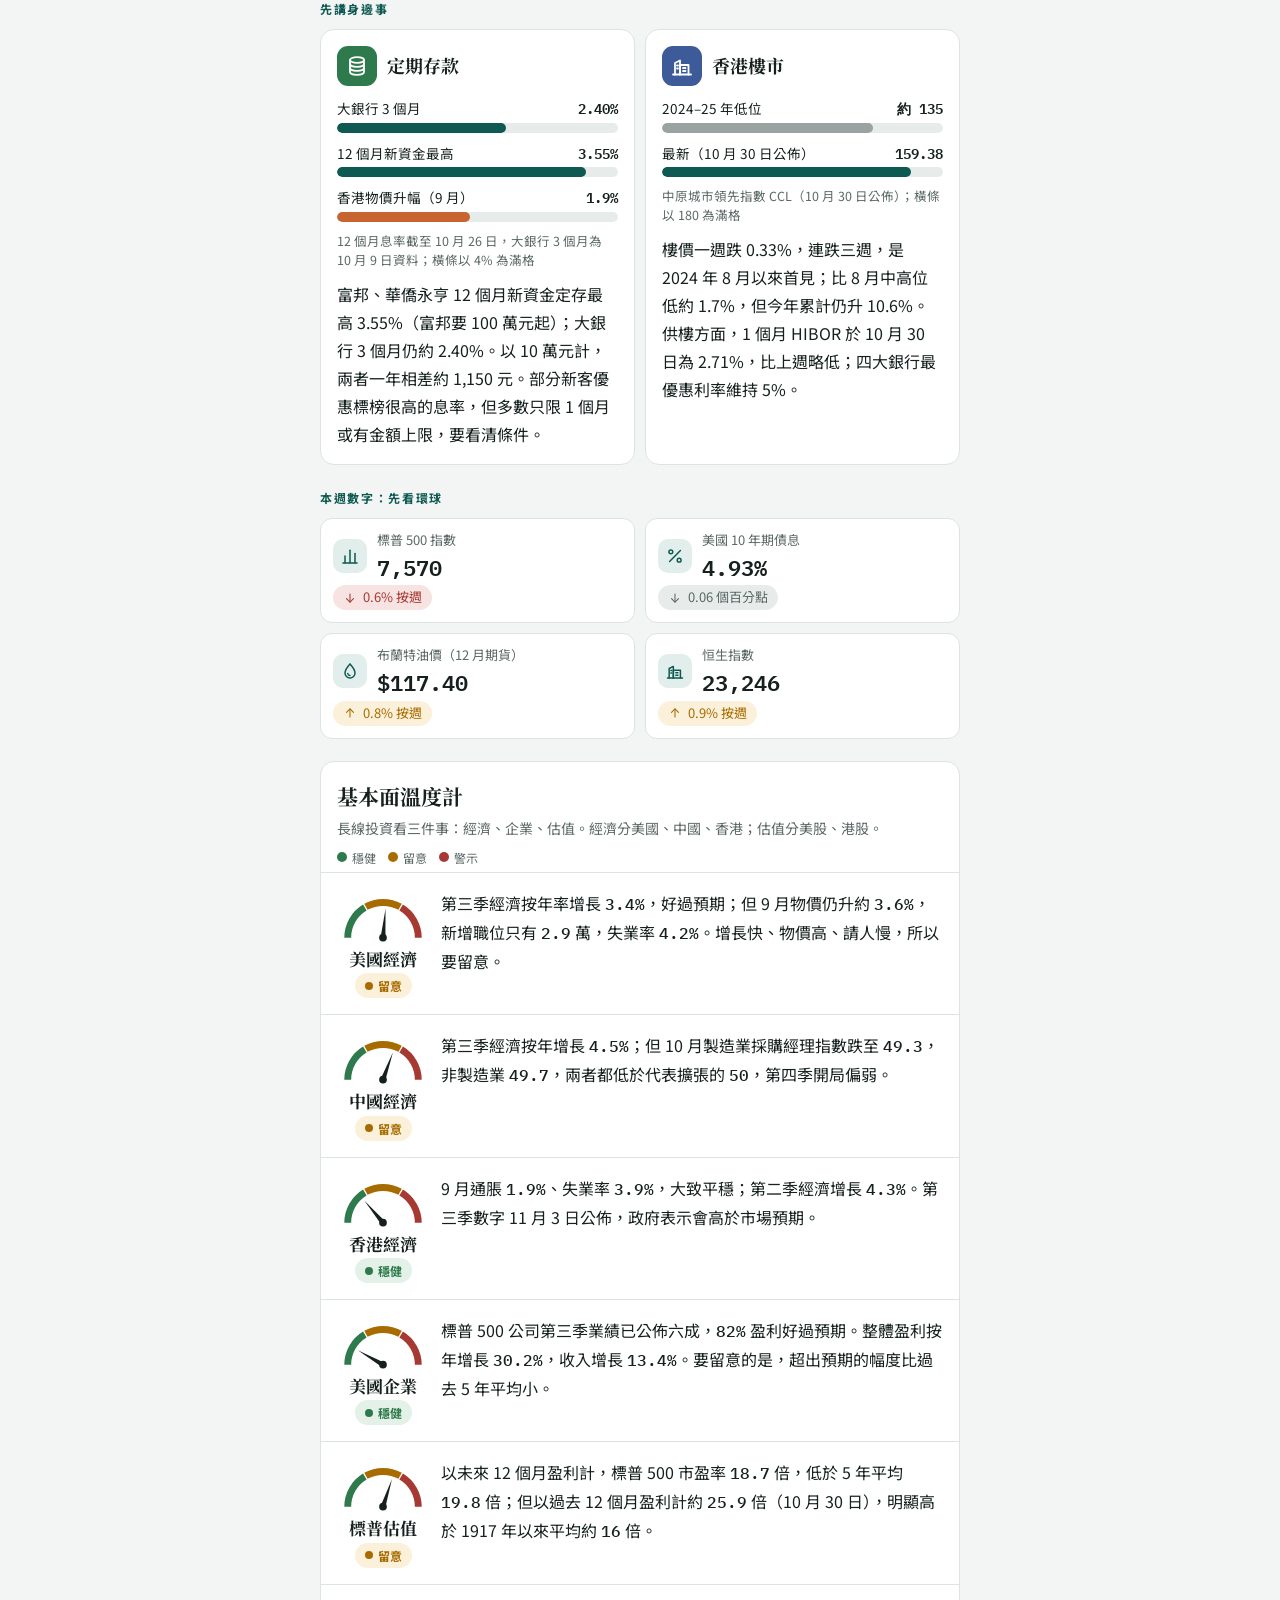
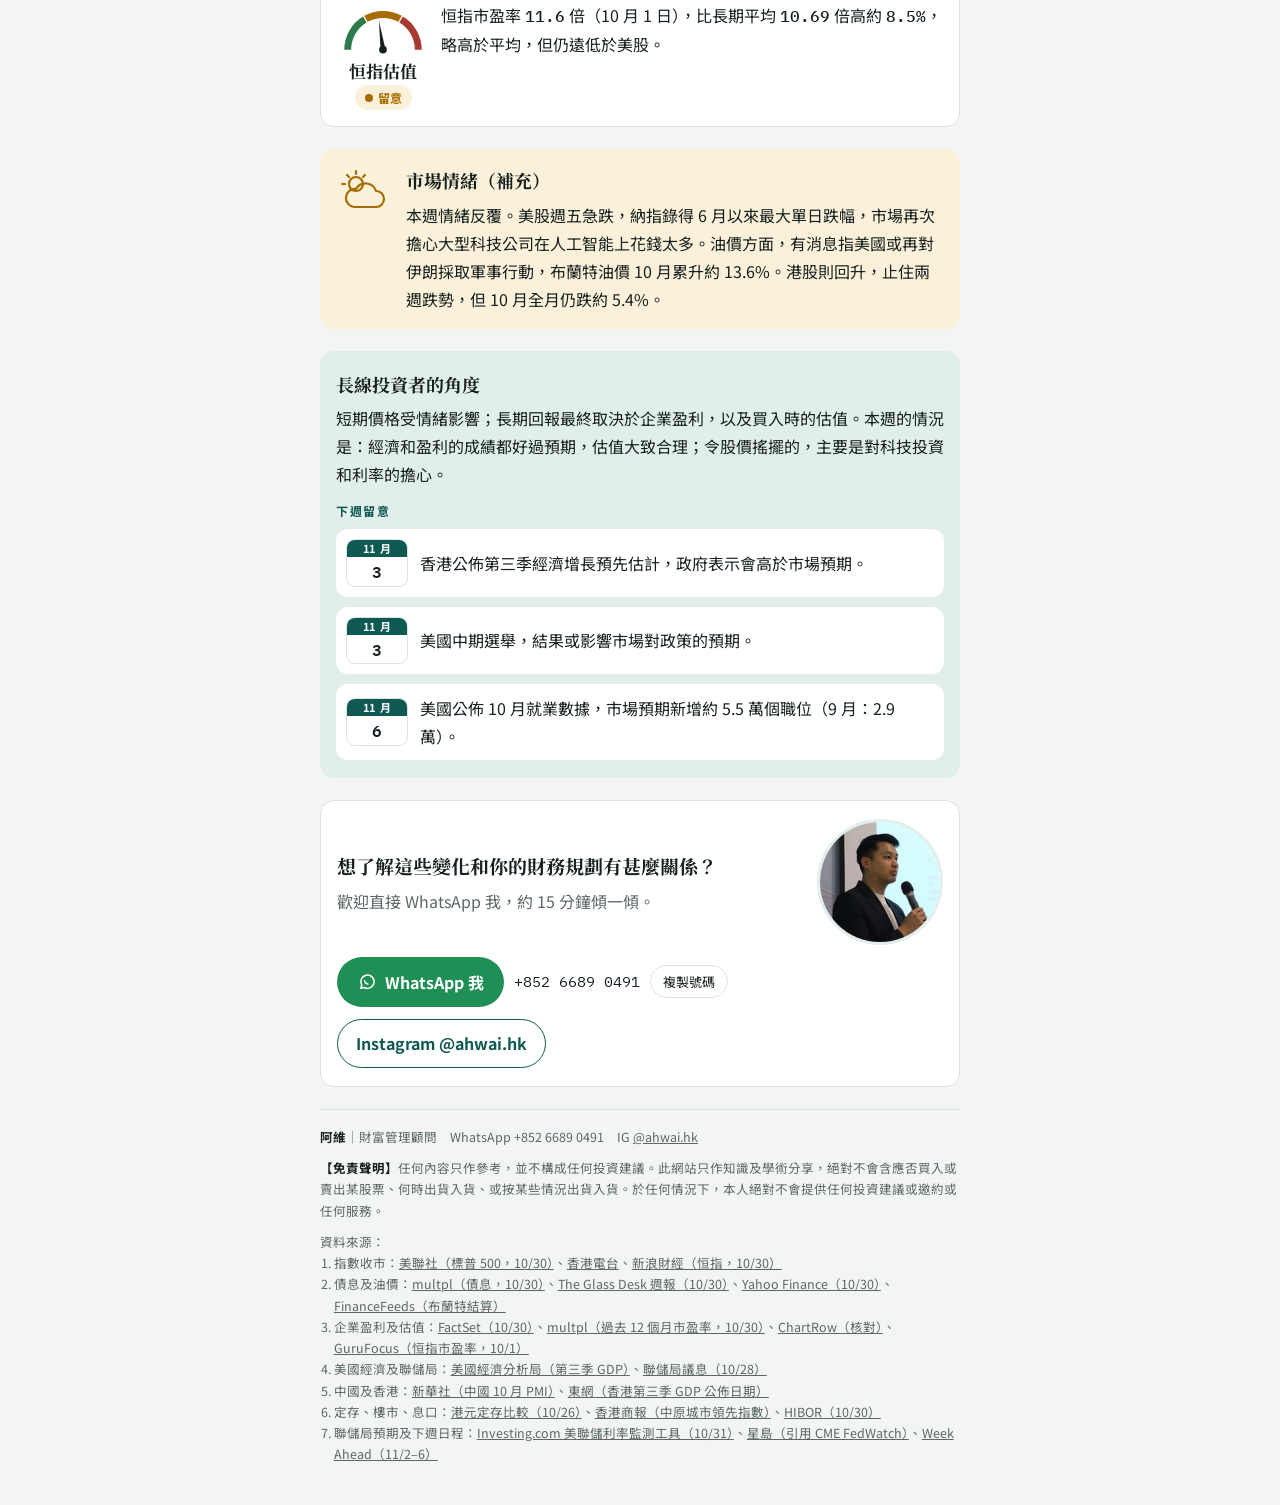
<file: issues/2026-11-02.html>
<!doctype html>
<html lang="zh-Hant">
<head>
<meta charset="utf-8">
<meta name="viewport" content="width=device-width, initial-scale=1, viewport-fit=cover">
<meta name="description" content="一分鐘看懂本週市場：環球視野，基本面為本。">
<meta property="og:type" content="article">
<meta property="og:title" content="阿維每週市場筆記｜第 2 期（存檔）">
<meta property="og:description" content="一分鐘看懂本週市場，以及它和你的存款、供樓、投資有甚麼關係。">
<meta property="og:image" content="https://ahwai79.github.io/weekly/issues/og/2026-11-02.png">
<meta property="og:url" content="https://ahwai79.github.io/weekly/issues/2026-11-02.html">
<style>:root{padding-top:env(safe-area-inset-top,0px);padding-bottom:env(safe-area-inset-bottom,0px)}body{margin:0}img{max-width:100%}[hidden]{display:none!important}</style>
<title>阿維每週市場筆記</title>
<meta name="claude:viewport-fit-sides" content="cover">
<link rel="preconnect" href="https://fonts.googleapis.com">
<link rel="preconnect" href="https://fonts.gstatic.com" crossorigin>
<link rel="stylesheet" href="https://fonts.googleapis.com/css2?family=Noto+Serif+TC:wght@600;700&family=Noto+Sans+TC:wght@400;500;700&family=IBM+Plex+Mono:wght@500;600&display=swap">
<style>
/* Layout: one narrow reading column, like a printed client letter, with infographic touches: icon chips, bars, gauges and a gently animated hero. */
:root{
  --bg:#F3F5F4; --paper:#FFFFFF; --ink:#16211F; --muted:#5B6866; --line:#DCE3E1;
  --accent:#0E5A52; --accent-soft:#E2EEEB;
  --ok:#2F7A4C; --ok-soft:#E3F1E8; --warn:#A86B00; --warn-soft:#FBF0D9; --bad:#A63A32; --bad-soft:#F7E3E1;
  --track:#E7ECEA;
  --serif:"Noto Serif TC","Songti TC","PMingLiU",serif;
  --sans:"Noto Sans TC","PingFang TC","Microsoft JhengHei",system-ui,sans-serif;
  --mono:"IBM Plex Mono",ui-monospace,"SFMono-Regular",Menlo,monospace;
}
@media (prefers-color-scheme: dark){:root:not([data-theme="light"]){
  --bg:#0F1615; --paper:#162120; --ink:#E6ECEA; --muted:#9AA9A6; --line:#2A3735;
  --accent:#6CC3B6; --accent-soft:#1D312E;
  --ok:#7FCB98; --ok-soft:#1B2E23; --warn:#E6B65A; --warn-soft:#33291A; --bad:#EE8F86; --bad-soft:#3A2220;
  --track:#24312F;
  color-scheme:dark}}
:root[data-theme="dark"]{
  --bg:#0F1615; --paper:#162120; --ink:#E6ECEA; --muted:#9AA9A6; --line:#2A3735;
  --accent:#6CC3B6; --accent-soft:#1D312E;
  --ok:#7FCB98; --ok-soft:#1B2E23; --warn:#E6B65A; --warn-soft:#33291A; --bad:#EE8F86; --bad-soft:#3A2220;
  --track:#24312F;
  color-scheme:dark}
body{background:var(--bg);color:var(--ink);font-family:var(--sans);font-size:16px;line-height:1.75;-webkit-font-smoothing:antialiased}
.wrap{max-width:640px;margin:0 auto;padding-left:max(16px,env(safe-area-inset-left,0px));padding-right:max(16px,env(safe-area-inset-right,0px));padding-block:20px 40px;display:flex;flex-direction:column;gap:22px}
svg.i{width:24px;height:24px;fill:none;stroke:currentColor;stroke-width:1.8;stroke-linecap:round;stroke-linejoin:round;flex:none}

/* masthead */
.mast{display:flex;align-items:center;gap:14px;padding-bottom:16px;border-bottom:1px solid var(--line)}
.avatar{width:44px;height:44px;border-radius:50%;background:var(--accent);flex:none;overflow:hidden}
.avatar img{width:100%;height:100%;object-fit:cover;display:block}
.mast-text{min-width:0}
.brand{font-family:var(--serif);font-weight:700;font-size:19px;letter-spacing:.02em;line-height:1.3}
.issue{font-size:13px;color:var(--muted);letter-spacing:.04em}

/* hero */
.hero{margin:0;display:flex;flex-direction:column;gap:6px}
.hero canvas{display:block;width:100%;max-width:100%;aspect-ratio:16/9;border-radius:14px;background:#10292C}
.hero figcaption{font-size:12.5px;color:var(--muted);letter-spacing:.03em}

/* one-minute summary */
.simple{background:var(--accent-soft);border-radius:16px;padding:18px 14px;display:flex;flex-direction:column;gap:12px}
.simple h2{font-family:var(--serif);font-size:20px;line-height:1.4;margin:0 2px;text-wrap:balance}
.simple-list{list-style:none;margin:0;padding:0;display:flex;flex-direction:column;gap:10px}
.simple-list li{background:var(--paper);border-radius:12px;padding:14px;display:grid;grid-template-columns:44px minmax(0,1fr);gap:10px 12px;align-items:center}
.simple-list li > div{display:contents}
.ico{width:44px;height:44px;border-radius:12px;display:grid;place-items:center;color:#fff}
.ico.c1{background:#C8642F} .ico.c2{background:#2F7A4C} .ico.c3{background:#3D5A99} .ico.c4{background:#0E5A52}
.simple-list .head{display:flex;align-items:center;justify-content:space-between;gap:6px 8px;flex-wrap:wrap;min-width:0}
.simple-list .tag{font-weight:700;font-size:16px}
.chip{font-family:var(--sans);font-size:13px;font-weight:600;border-radius:999px;padding:2px 10px;background:var(--accent-soft);color:var(--accent);white-space:nowrap;font-variant-numeric:tabular-nums}
.chip.warn{background:var(--warn-soft);color:var(--warn)} .chip.bad{background:var(--bad-soft);color:var(--bad)}
.simple-list p{grid-column:1 / -1;margin:0;font-size:16.5px;line-height:1.75}
.simple-more{margin:0 2px;font-size:14px;color:var(--accent);font-weight:700;display:flex;align-items:center;gap:6px}
.simple-more svg{width:18px;height:18px;animation:nudge 1.6s ease-in-out infinite}
@keyframes nudge{0%,100%{transform:translateY(0)}50%{transform:translateY(4px)}}

/* lead */
.lead h1{font-family:var(--serif);font-weight:700;font-size:clamp(26px,7vw,34px);line-height:1.3;margin:0 0 10px;text-wrap:balance}
.lead p{margin:0;color:var(--muted)}
.section-label{font-size:12px;letter-spacing:.14em;color:var(--accent);font-weight:700;margin:0 0 10px}

/* life cards */
.life-grid{display:grid;grid-template-columns:repeat(2,minmax(0,1fr));gap:10px}
@media (max-width:520px){.life-grid{grid-template-columns:1fr}}
.life-card{background:var(--paper);border:1px solid var(--line);border-radius:14px;padding:16px;display:flex;flex-direction:column;gap:10px;min-width:0}
.life-card .top{display:flex;align-items:center;gap:10px}
.life-card .top .ico{width:40px;height:40px;border-radius:11px}
.life-card h3{font-family:var(--serif);font-size:18px;margin:0}
.life-card .cap{font-size:12.5px;color:var(--muted);margin:0;line-height:1.5}
.life-card p{margin:0}
.bars{display:flex;flex-direction:column;gap:8px;margin:0;padding:0;list-style:none}
.bars li{display:grid;grid-template-columns:minmax(0,1fr) auto;gap:2px 10px;font-size:13.5px;align-items:baseline}
.bars .val{font-family:var(--mono);font-weight:600;font-variant-numeric:tabular-nums}
.bars .track{grid-column:1 / -1;height:10px;border-radius:999px;background:var(--track);overflow:hidden}
.bars .fill{display:block;height:100%;width:var(--w);border-radius:999px;background:var(--accent);transform-origin:left;transition:transform 1.1s cubic-bezier(.2,.8,.2,1)}
.bars .fill.alt{background:#C8642F} .bars .fill.soft{background:var(--muted);opacity:.55}

/* stats */
.stats{display:grid;grid-template-columns:repeat(2,minmax(0,1fr));gap:10px}
.stat{background:var(--paper);border:1px solid var(--line);border-radius:12px;padding:12px;min-width:0;display:grid;grid-template-columns:auto minmax(0,1fr);gap:4px 10px;align-items:center}
.stat .ico{width:34px;height:34px;border-radius:10px;background:var(--accent-soft);color:var(--accent);grid-row:span 2}
.stat .ico svg{width:20px;height:20px}
.stat .k{font-size:13px;color:var(--muted);line-height:1.4}
.stat .v{font-family:var(--mono);font-weight:600;font-size:clamp(18px,4.8vw,22px);font-variant-numeric:tabular-nums;line-height:1.3}
.stat .d{grid-column:1 / -1;font-family:var(--sans);font-size:13px;font-variant-numeric:tabular-nums;display:inline-flex;align-items:center;gap:6px;justify-self:start;border-radius:999px;padding:1px 10px}
.d.down{color:var(--bad);background:var(--bad-soft)} .d.up{color:var(--warn);background:var(--warn-soft)} .d.flat{color:var(--muted);background:var(--track)}
@media (max-width:360px){.stats{grid-template-columns:1fr}}

/* thermometer with gauges */
.thermo{background:var(--paper);border:1px solid var(--line);border-radius:14px;overflow:hidden}
.thermo-head{padding:16px 16px 4px}
.thermo-head h2{font-family:var(--serif);font-size:21px;margin:0}
.thermo-head p{margin:2px 0 0;font-size:14px;color:var(--muted)}
.legend{display:flex;gap:12px;flex-wrap:wrap;font-size:12px;color:var(--muted);margin-top:6px}
.legend span{display:inline-flex;align-items:center;gap:5px}
.legend i{width:10px;height:10px;border-radius:50%;display:inline-block}
.row{display:grid;grid-template-columns:92px minmax(0,1fr);gap:12px;padding:16px;border-top:1px solid var(--line)}
.row:first-of-type{border-top:0}
.gauge{display:flex;flex-direction:column;align-items:center;gap:4px}
.gauge svg{width:92px;height:56px;overflow:visible}
.gauge .seg{fill:none;stroke-width:9;stroke-linecap:butt}
.gauge .needle{transform-box:view-box;transform-origin:60px 60px;transform:rotate(-90deg);transition:transform 1.3s cubic-bezier(.3,1.35,.5,1)}
.gauge.in .needle{transform:rotate(var(--a))}
.gauge .name{font-family:var(--serif);font-weight:700;font-size:17px;line-height:1.2}
.pill{font-size:12px;font-weight:700;border-radius:999px;padding:2px 10px;white-space:nowrap;display:inline-flex;align-items:center;gap:5px}
.pill::before{content:"";width:8px;height:8px;border-radius:50%;background:currentColor}
.pill.ok{color:var(--ok);background:var(--ok-soft)} .pill.warn{color:var(--warn);background:var(--warn-soft)} .pill.bad{color:var(--bad);background:var(--bad-soft)}
.row p{margin:0;min-width:0}
.num{font-family:var(--mono);font-variant-numeric:tabular-nums;font-weight:500}

/* mood */
.mood{display:grid;grid-template-columns:56px minmax(0,1fr);gap:14px;align-items:start;background:var(--warn-soft);border-radius:14px;padding:16px}
.mood .wx{width:56px;height:56px;color:var(--warn)}
.mood .wx .drop{animation:rain 1.4s linear infinite}
.mood .wx .drop:nth-of-type(2){animation-delay:.45s} .mood .wx .drop:nth-of-type(3){animation-delay:.9s}
@keyframes rain{0%{transform:translateY(-3px);opacity:0}30%{opacity:1}100%{transform:translateY(6px);opacity:0}}
.mood h3,.view h3{font-family:var(--serif);font-size:18px;margin:0 0 4px}
.mood p{margin:0;color:var(--ink)}

/* view + calendar tiles */
.view{background:var(--accent-soft);border-radius:14px;padding:18px 16px}
.view p{margin:0 0 12px}
.watch{list-style:none;margin:0;padding:0;display:flex;flex-direction:column;gap:10px}
.watch li{display:grid;grid-template-columns:62px minmax(0,1fr);gap:12px;align-items:center;background:var(--paper);border-radius:12px;padding:10px}
.cal{border-radius:9px;overflow:hidden;border:1px solid var(--line);text-align:center;background:var(--paper);line-height:1.2}
.cal .m{display:block;background:var(--accent);color:var(--paper);font-size:11px;font-weight:700;padding:2px 0;letter-spacing:.06em}
.cal .dd{display:block;font-family:var(--mono);font-weight:600;font-size:16px;padding:5px 0 4px;font-variant-numeric:tabular-nums}

/* contact */
.cta{background:var(--paper);border:1px solid var(--line);border-radius:14px;padding:18px 16px;display:flex;flex-direction:column;gap:12px}
.cta h3{font-family:var(--serif);font-size:19px;margin:0}
.cta p{margin:0;color:var(--muted)}
.cta-top{display:grid;grid-template-columns:minmax(0,1fr) auto;gap:6px 14px;align-items:center}
.cta-top h3{margin-bottom:4px}
.cta-photo{width:120px;height:120px;border-radius:50%;overflow:hidden;flex:none;border:3px solid var(--accent-soft);background:var(--accent)}
.cta-photo img{width:100%;height:100%;object-fit:cover;display:block}
@media (max-width:400px){.cta-photo{width:100px;height:100px}}
.cta-actions{display:flex;flex-wrap:wrap;gap:10px;align-items:center}
.btn{display:inline-flex;align-items:center;gap:8px;background:var(--accent);color:var(--paper);text-decoration:none;font-weight:700;border-radius:999px;padding:11px 20px;border:0;font-size:16px;font-family:var(--sans);cursor:pointer}
.btn svg{width:20px;height:20px}
.btn.wa{background:#1F8F55;color:#fff}
.btn.ghost{background:transparent;color:var(--accent);border:1.5px solid var(--accent);padding:9.5px 18px}
.btn:focus-visible,.copy:focus-visible{outline:3px solid var(--warn);outline-offset:2px}
.phone{font-family:var(--mono);font-size:15px;user-select:all}
.copy{background:none;border:1px solid var(--line);color:var(--ink);border-radius:999px;padding:6px 12px;font-size:13px;cursor:pointer;font-family:var(--sans)}
.fine{font-size:12.5px;line-height:1.7;color:var(--muted);border-top:1px solid var(--line);padding-top:16px;display:flex;flex-direction:column;gap:10px}
.fine strong{color:var(--ink)}
.fine a{color:var(--muted)}
.src{margin:0;padding-left:1.1em}

/* scroll reveal: only armed by script, so the page reads fine without it */
.js-anim .rv{opacity:0;transform:translateY(16px);transition:opacity .7s ease,transform .7s ease}
.js-anim .rv.in{opacity:1;transform:none}
.js-anim .bars .fill{transform:scaleX(0)}
.js-anim .in .bars .fill,.js-anim .bars.in .fill{transform:scaleX(1)}
@media (prefers-reduced-motion: reduce){
  .js-anim .rv{opacity:1;transform:none;transition:none}
  .js-anim .bars .fill{transform:none;transition:none}
  .gauge .needle{transition:none}
  .simple-more svg,.mood .wx .drop{animation:none}
}
</style>
<style id="archive-css">.arch{background:var(--warn-soft);color:var(--ink);border:1px solid var(--line);border-radius:12px;padding:10px 14px;font-size:14px;line-height:1.6}.arch a{color:var(--accent);font-weight:700}</style>
</head>
<body>
<!-- Icon sprite: line icons drawn for this page, coloured with currentColor. -->
<svg width="0" height="0" style="position:absolute" aria-hidden="true">
  <symbol id="i-bag" viewBox="0 0 24 24"><path d="M5.5 8h13l-1 12.5h-11z"/><path d="M9 8V6.5a3 3 0 0 1 6 0V8"/><path d="M9.5 12.5h5"/></symbol>
  <symbol id="i-coins" viewBox="0 0 24 24"><ellipse cx="12" cy="6" rx="7" ry="2.8"/><path d="M5 6v4c0 1.5 3.1 2.8 7 2.8s7-1.3 7-2.8V6"/><path d="M5 10v4c0 1.5 3.1 2.8 7 2.8s7-1.3 7-2.8v-4"/><path d="M5 14v4c0 1.5 3.1 2.8 7 2.8s7-1.3 7-2.8v-4"/></symbol>
  <symbol id="i-home" viewBox="0 0 24 24"><path d="M3.5 11 12 4l8.5 7"/><path d="M5.5 9.5V20h13V9.5"/><path d="M10 20v-5.5h4V20"/></symbol>
  <symbol id="i-trend" viewBox="0 0 24 24"><path d="M3.5 3.5v17h17"/><path d="m7 15 4-4.5 3 3 5.5-6"/><path d="M15.5 7.5h4v4"/></symbol>
  <symbol id="i-bars" viewBox="0 0 24 24"><path d="M6 20v-8"/><path d="M12 20V5"/><path d="M18 20v-11"/><path d="M3.5 20.5h17"/></symbol>
  <symbol id="i-pct" viewBox="0 0 24 24"><path d="M18.5 5.5l-13 13"/><circle cx="7" cy="7" r="2.3"/><circle cx="17" cy="17" r="2.3"/></symbol>
  <symbol id="i-drop" viewBox="0 0 24 24"><path d="M12 3.5s6 6.6 6 10.8a6 6 0 0 1-12 0C6 10.1 12 3.5 12 3.5z"/><path d="M9.3 15a2.8 2.8 0 0 0 2.7 2.4"/></symbol>
  <symbol id="i-city" viewBox="0 0 24 24"><path d="M3 20.5h18"/><path d="M5 20.5V9l5-2.5v14"/><path d="M10 20.5V11h8.5v9.5"/><path d="M13 14h2.5M13 17h2.5M7 11.5h1M7 14.5h1"/></symbol>
  <symbol id="i-down" viewBox="0 0 24 24"><path d="M12 5v14"/><path d="m6 13 6 6 6-6"/></symbol>
  <symbol id="i-up" viewBox="0 0 24 24"><path d="M12 19V5"/><path d="m6 11 6-6 6 6"/></symbol>
  <symbol id="i-chat" viewBox="0 0 24 24"><path d="M4.5 19.5l1.2-3.7A8 8 0 1 1 8.6 18.6z"/><path d="M9 10.5c.3 1.8 2 3.6 4 4"/></symbol>
</svg>

<div class="wrap">
  <!-- archive-banner -->
  <div class="arch">存檔頁｜第 2 期，2026.11.02 出版，數據截至 10/30。數字只反映當時情況。<a href="https://ahwai79.github.io/weekly/">看最新一期 →</a>　<a href="https://ahwai79.github.io/weekly/issues/">往期目錄</a></div>
  <header class="mast">
    <div class="avatar"><img src="[data-uri]" alt="阿維"></div>
    <div class="mast-text">
      <div class="brand">阿維每週市場筆記</div>
      <div class="issue">環球視野 · 基本面為本</div>
      <div class="issue">第 2 期 · 2026.11.02 · 數據截至 10/30</div>
    </div>
  </header>

  <figure class="hero">
    <canvas id="hero" role="img" aria-label="示意圖：美國經濟和企業盈利成績亮麗，股價仍在搖擺" data-weather="cloudy"></canvas>
    <figcaption>示意圖｜成績表亮麗，股價仍在搖擺</figcaption>
  </figure>

  <section class="simple" aria-labelledby="simple-title">
    <h2 id="simple-title">一分鐘看懂：本週和你有甚麼關係？</h2>
    <ul class="simple-list">
      <li class="rv">
        <span class="ico c1"><svg class="i"><use href="#i-bag"/></svg></span>
        <div>
          <div class="head"><span class="tag">物價</span><span class="chip warn">100 元 → 約 102 元</span></div>
          <p>香港物價一年升了 1.9%，即是去年 100 元的東西，今年要約 102 元。美國物價升得更快，約 3.6%。油價 10 月升了一成多，入油、坐車和買東西都可能再貴一點。</p>
        </div>
      </li>
      <li class="rv">
        <span class="ico c2"><svg class="i"><use href="#i-coins"/></svg></span>
        <div>
          <div class="head"><span class="tag">存錢</span><span class="chip">一年多收約 1,150 元</span></div>
          <p>大銀行 3 個月定存約 2.4%，有些銀行存一年最高有 3.55%。10 萬元存一年，兩者相差約 1,150 元。高息通常有條件，例如要存一大筆新錢，存之前先看清楚。</p>
        </div>
      </li>
      <li class="rv">
        <span class="ico c3"><svg class="i"><use href="#i-home"/></svg></span>
        <div>
          <div class="head"><span class="tag">供樓</span><span class="chip warn">每月多供約 700 元</span></div>
          <p>美國這次沒有加息，但市場估計 12 月再加的機會約七成。以 500 萬元、供 30 年計，利率每升 0.25%，每月就要多供約 700 元。</p>
        </div>
      </li>
      <li class="rv">
        <span class="ico c4"><svg class="i"><use href="#i-trend"/></svg></span>
        <div>
          <div class="head"><span class="tag">投資</span><span class="chip bad">10 萬 → 約 9.94 萬</span></div>
          <p>美股一星期跌了 0.6%，即是 10 萬元的美股少了約 570 元；港股就升了 0.9%。美國大公司賺的錢比去年多了三成，經濟也比預期好。短期股價跟着大家的心情走，長遠還是要看公司賺不賺錢。</p>
        </div>
      </li>
    </ul>
    <p class="simple-more">想知道背後的原因？請繼續往下看。<svg class="i"><use href="#i-down"/></svg></p>
  </section>

  <section class="lead rv">
    <h1>成績表亮麗，股價仍在搖擺。</h1>
    <p>美國第三季經濟按年率增長 3.4%，企業盈利按年增長約三成，兩者都好過預期；但週五科技股急跌，標普 500 一週回落 0.6%。聯儲局維持利率不變。港股則止住兩週跌勢，一週回升 0.9%。</p>
  </section>

  <section class="life" aria-labelledby="life-title">
    <p class="section-label" id="life-title">先講身邊事</p>
    <div class="life-grid">
      <article class="life-card rv">
        <div class="top"><span class="ico c2"><svg class="i"><use href="#i-coins"/></svg></span><h3>定期存款</h3></div>
        <ul class="bars" aria-label="港元定存息率與香港通脹比較">
          <li><span>大銀行 3 個月</span><span class="val">2.40%</span><span class="track"><span class="fill" style="--w:60%"></span></span></li>
          <li><span>12 個月新資金最高</span><span class="val">3.55%</span><span class="track"><span class="fill" style="--w:88.75%"></span></span></li>
          <li><span>香港物價升幅（9 月）</span><span class="val">1.9%</span><span class="track"><span class="fill alt" style="--w:47.5%"></span></span></li>
        </ul>
        <p class="cap">12 個月息率截至 10 月 26 日，大銀行 3 個月為 10 月 9 日資料；橫條以 4% 為滿格</p>
        <p>富邦、華僑永亨 12 個月新資金定存最高 3.55%（富邦要 100 萬元起）；大銀行 3 個月仍約 2.40%。以 10 萬元計，兩者一年相差約 1,150 元。部分新客優惠標榜很高的息率，但多數只限 1 個月或有金額上限，要看清條件。</p>
      </article>
      <article class="life-card rv">
        <div class="top"><span class="ico c3"><svg class="i"><use href="#i-city"/></svg></span><h3>香港樓市</h3></div>
        <ul class="bars" aria-label="中原城市領先指數：低位與最新">
          <li><span>2024–25 年低位</span><span class="val">約 135</span><span class="track"><span class="fill soft" style="--w:75%"></span></span></li>
          <li><span>最新（10 月 30 日公佈）</span><span class="val">159.38</span><span class="track"><span class="fill" style="--w:88.54%"></span></span></li>
        </ul>
        <p class="cap">中原城市領先指數 CCL（10 月 30 日公佈）；橫條以 180 為滿格</p>
        <p>樓價一週跌 0.33%，連跌三週，是 2024 年 8 月以來首見；比 8 月中高位低約 1.7%，但今年累計仍升 10.6%。供樓方面，1 個月 HIBOR 於 10 月 30 日為 2.71%，比上週略低；四大銀行最優惠利率維持 5%。</p>
      </article>
    </div>
  </section>

  <section>
    <p class="section-label">本週數字：先看環球</p>
    <div class="stats">
      <div class="stat rv"><span class="ico"><svg class="i"><use href="#i-bars"/></svg></span><div class="k">標普 500 指數</div><div class="v" data-count="7580" data-dec="0">7,580</div><div class="d down"><svg class="i" style="width:14px;height:14px"><use href="#i-down"/></svg>0.6% 按週</div></div>
      <div class="stat rv"><span class="ico"><svg class="i"><use href="#i-pct"/></svg></span><div class="k">美國 10 年期債息</div><div class="v" data-count="4.94" data-dec="2" data-suffix="%">4.94%</div><div class="d flat"><svg class="i" style="width:14px;height:14px"><use href="#i-down"/></svg>0.06 個百分點</div></div>
      <div class="stat rv"><span class="ico"><svg class="i"><use href="#i-drop"/></svg></span><div class="k">布蘭特油價（12 月期貨）</div><div class="v" data-count="117.64" data-dec="2" data-prefix="$">$117.64</div><div class="d up"><svg class="i" style="width:14px;height:14px"><use href="#i-up"/></svg>0.8% 按週</div></div>
      <div class="stat rv"><span class="ico"><svg class="i"><use href="#i-city"/></svg></span><div class="k">恒生指數</div><div class="v" data-count="23294" data-dec="0">23,294</div><div class="d up"><svg class="i" style="width:14px;height:14px"><use href="#i-up"/></svg>0.9% 按週</div></div>
    </div>
  </section>

  <section class="thermo" aria-labelledby="thermo-title">
    <div class="thermo-head">
      <h2 id="thermo-title">基本面溫度計</h2>
      <p>長線投資看三件事：經濟、企業、估值。經濟分美國、中國、香港；估值分美股、港股。</p>
      <div class="legend" aria-hidden="true"><span><i style="background:var(--ok)"></i>穩健</span><span><i style="background:var(--warn)"></i>留意</span><span><i style="background:var(--bad)"></i>警示</span></div>
    </div>
    <div class="row">
      <div class="gauge" style="--a:5deg"><svg viewBox="0 0 120 66" aria-hidden="true"></svg><span class="name">美國經濟</span><span class="pill warn">留意</span></div>
      <p>第三季經濟按年率增長 <span class="num">3.4%</span>，好過預期；但 9 月物價仍升約 <span class="num">3.6%</span>，新增職位只有 <span class="num">2.9</span> 萬，失業率 <span class="num">4.2%</span>。增長快、物價高、請人慢，所以要留意。</p>
    </div>
    <div class="row">
      <div class="gauge" style="--a:20deg"><svg viewBox="0 0 120 66" aria-hidden="true"></svg><span class="name">中國經濟</span><span class="pill warn">留意</span></div>
      <p>第三季經濟按年增長 <span class="num">4.5%</span>；但 10 月製造業採購經理指數跌至 <span class="num">49.3</span>，非製造業 <span class="num">49.7</span>，兩者都低於代表擴張的 <span class="num">50</span>，第四季開局偏弱。</p>
    </div>
    <div class="row">
      <div class="gauge" style="--a:-40deg"><svg viewBox="0 0 120 66" aria-hidden="true"></svg><span class="name">香港經濟</span><span class="pill ok">穩健</span></div>
      <p>9 月通脹 <span class="num">1.9%</span>、失業率 <span class="num">3.9%</span>，大致平穩；第二季經濟增長 <span class="num">4.3%</span>。第三季數字 11 月 3 日公佈，政府表示會高於市場預期。</p>
    </div>
    <div class="row">
      <div class="gauge" style="--a:-60deg"><svg viewBox="0 0 120 66" aria-hidden="true"></svg><span class="name">美國企業</span><span class="pill ok">穩健</span></div>
      <p>標普 500 公司第三季業績已公佈六成，<span class="num">82%</span> 盈利好過預期。整體盈利按年增長 <span class="num">30.2%</span>，收入增長 <span class="num">13.4%</span>。要留意的是，超出預期的幅度比過去 5 年平均小。</p>
    </div>
    <div class="row">
      <div class="gauge" style="--a:18deg"><svg viewBox="0 0 120 66" aria-hidden="true"></svg><span class="name">標普估值</span><span class="pill warn">留意</span></div>
      <p>以未來 12 個月盈利計，標普 500 市盈率 <span class="num">18.7</span> 倍，低於 5 年平均 <span class="num">19.8</span> 倍；但以過去 12 個月盈利計約 <span class="num">25.9</span> 倍（10 月 30 日），明顯高於 1917 年以來平均約 <span class="num">16</span> 倍。</p>
    </div>
    <div class="row">
      <div class="gauge" style="--a:-8deg"><svg viewBox="0 0 120 66" aria-hidden="true"></svg><span class="name">恒指估值</span><span class="pill warn">留意</span></div>
      <p>恒指市盈率 <span class="num">11.6</span> 倍（10 月 1 日），比長期平均 <span class="num">10.69</span> 倍高約 <span class="num">8.5%</span>，略高於平均，但仍遠低於美股。</p>
    </div>
  </section>

  <section class="mood rv">
    <svg class="wx" viewBox="0 0 56 56" aria-hidden="true" fill="none" stroke="currentColor" stroke-width="2.2" stroke-linecap="round" stroke-linejoin="round">
      <circle cx="20" cy="19" r="7"/>
      <path d="M20 6v3M9 19H6M11 10l2 2M29 10l-2 2"/>
      <path d="M18 42h22a8 8 0 0 0 0-16 11 11 0 0 0-20-2 9 9 0 0 0-2 18z"/>
    </svg>
    <div>
      <h3>市場情緒（補充）</h3>
      <p>本週情緒反覆。美股週五急跌，納指錄得 6 月以來最大單日跌幅，市場再次擔心大型科技公司在人工智能上花錢太多。油價方面，有消息指美國或再對伊朗採取軍事行動，布蘭特油價 10 月累升約 13.6%。港股則回升，止住兩週跌勢，但 10 月全月仍跌約 5.4%。</p>
    </div>
  </section>

  <section class="view rv">
    <h3>長線投資者的角度</h3>
    <p>短期價格受情緒影響；長期回報最終取決於企業盈利，以及買入時的估值。本週的情況是：經濟和盈利的成績都好過預期，估值大致合理；令股價搖擺的，主要是對科技投資和利率的擔心。</p>
    <p class="section-label" style="margin-bottom:8px">下週留意</p>
    <ul class="watch">
      <li><span class="cal"><span class="m">11 月</span><span class="dd">3</span></span><span>香港公佈第三季經濟增長預先估計，政府表示會高於市場預期。</span></li>
      <li><span class="cal"><span class="m">11 月</span><span class="dd">3</span></span><span>美國中期選舉，結果或影響市場對政策的預期。</span></li>
      <li><span class="cal"><span class="m">11 月</span><span class="dd">6</span></span><span>美國公佈 10 月就業數據，市場預期新增約 5.5 萬個職位（9 月：2.9 萬）。</span></li>
    </ul>
  </section>

  <section class="cta rv">
    <div class="cta-top">
      <div>
        <h3>想了解這些變化和你的財務規劃有甚麼關係？</h3>
        <p>歡迎直接 WhatsApp 我，約 15 分鐘傾一傾。</p>
      </div>
      <div class="cta-photo"><img src="[data-uri]" alt="阿維"></div>
    </div>
    <div class="cta-actions">
      <a class="btn wa" id="wa-btn" href="#" target="_blank" rel="noopener"><svg class="i"><use href="#i-chat"/></svg>WhatsApp 我</a>
      <span class="phone" id="wa-num"></span>
      <button class="copy" id="copy-btn" type="button">複製號碼</button>
    </div>
    <div class="cta-actions">
      <a class="btn ghost" href="https://www.instagram.com/ahwai.hk/" target="_blank" rel="noopener">Instagram @ahwai.hk</a>
    </div>
  </section>

  <footer class="fine">
    <div><strong>阿維</strong>｜財富管理顧問　WhatsApp +852 6689 0491　IG <a href="https://www.instagram.com/ahwai.hk/" target="_blank" rel="noopener">@ahwai.hk</a></div>
    <div><strong>【免責聲明】</strong>任何內容只作參考，並不構成任何投資建議。此網站只作知識及學術分享，絕對不會含應否買入或賣出某股票、何時出貨入貨、或按某些情況出貨入貨。於任何情況下，本人絕對不會提供任何投資建議或邀約或任何服務。</div>
    <div>
      資料來源：
      <ol class="src">
        <li>指數收市：<a href="https://finance.yahoo.com/markets/stocks/articles/major-us-stock-indexes-fared-202111310.html" target="_blank" rel="noopener">美聯社（標普 500，10/30）</a>、<a href="https://news.rthk.hk/rthk/ch/component/k2/1875961-20261030.htm" target="_blank" rel="noopener">香港電台</a>、<a href="https://finance.sina.com.cn/stock/hkstock/marketalerts/2026-10-30/doc-iniwywts5514144.shtml" target="_blank" rel="noopener">新浪財經（恒指，10/30）</a></li>
        <li>債息及油價：<a href="https://geo.multpl.com/10-year-treasury-rate" target="_blank" rel="noopener">multpl（債息，10/30）</a>、<a href="https://theglassdesk.substack.com/p/weekly-market-review-oct-30-2026" target="_blank" rel="noopener">The Glass Desk 週報（10/30）</a>、<a href="https://finance.yahoo.com/markets/live/stock-market-today-friday-october-30-dow-sp-500-nasdaq-amazon-intel-ai-sell-off-191429143.html" target="_blank" rel="noopener">Yahoo Finance（10/30）</a>、<a href="https://financefeeds.com/brent-crude-oil-price-113-saturday-week-ahead-after-october-13-6-percent-gain-hormuz-mines-midterms-jobs-report-bull-120-bear-106/" target="_blank" rel="noopener">FinanceFeeds（布蘭特結算）</a></li>
        <li>企業盈利及估值：<a href="https://insight.factset.com/sp-500-earnings-season-update-october-30-2026" target="_blank" rel="noopener">FactSet（10/30）</a>、<a href="https://geo.multpl.com/s-p-500-pe-ratio" target="_blank" rel="noopener">multpl（過去 12 個月市盈率，10/30）</a>、<a href="https://chartrow.com/sp500/pe-ratio" target="_blank" rel="noopener">ChartRow（核對）</a>、<a href="https://www.gurufocus.com/economic_indicators/5732/pe-ratio-ttm-for-the-hang-seng-index" target="_blank" rel="noopener">GuruFocus（恒指市盈率，10/1）</a></li>
        <li>美國經濟及聯儲局：<a href="https://bea.gov/news/2026/gdp-advance-estimate-3rd-quarter-2026" target="_blank" rel="noopener">美國經濟分析局（第三季 GDP）</a>、<a href="https://www.raisin.com/en-us/news/live-breakdown-fed-policy-statement-october-2026/" target="_blank" rel="noopener">聯儲局議息（10/28）</a></li>
        <li>中國及香港：<a href="https://english.news.cn/20261031/d98d1f3fa92a45d6a26f234849bd4957/c.html" target="_blank" rel="noopener">新華社（中國 10 月 PMI）</a>、<a href="https://hk.on.cc/hk/bkn/cnt/finance/20261101/bkn-20261101141604238-1101_00842_001.html" target="_blank" rel="noopener">東網（香港第三季 GDP 公佈日期）</a></li>
        <li>定存、樓市、息口：<a href="https://www.10life.com/zh-HK/blog/hkd-fixed-deposit-rates-comparison" target="_blank" rel="noopener">港元定存比較（10/26）</a>、<a href="https://www.hkcd.com/hkcdweb/content/2026/10/30/content_8782679.html" target="_blank" rel="noopener">香港商報（中原城市領先指數）</a>、<a href="https://hk.investing.com/news/forex-news/article-1729242" target="_blank" rel="noopener">HIBOR（10/30）</a></li>
        <li>聯儲局預期及下週日程：<a href="https://hk.investing.com/central-banks/fed-rate-monitor" target="_blank" rel="noopener">Investing.com 美聯儲利率監測工具（10/31）</a>、<a href="https://www.stheadline.com/investment/3402209/定存攻略港元定存掀加息潮-至少13間3厘或以上-美元定存高逾4厘-附銀債退款優惠" target="_blank" rel="noopener">星島（引用 CME FedWatch）</a>、<a href="https://danielsan2401.substack.com/p/week-ahead-2nd-6th-november-ten-to" target="_blank" rel="noopener">Week Ahead（11/2–6）</a></li>
      </ol>
    </div>
  </footer>
</div>

<script>
// 聯絡資料：國家碼＋號碼，只用數字
const WA_NUMBER = "85266890491";
const WA_TEXT = "你好阿維，我看了你的每週市場筆記，想約你傾一傾。";
const btn = document.getElementById("wa-btn");
const num = document.getElementById("wa-num");
const copyBtn = document.getElementById("copy-btn");
btn.href = "https://wa.me/" + WA_NUMBER + "?text=" + encodeURIComponent(WA_TEXT);
num.textContent = "+" + WA_NUMBER.slice(0,3) + " " + WA_NUMBER.slice(3,7) + " " + WA_NUMBER.slice(7);
copyBtn.addEventListener("click", function () {
  const text = num.textContent;
  const done = function () { copyBtn.textContent = "已複製"; setTimeout(function(){ copyBtn.textContent = "複製號碼"; }, 1800); };
  const select = function () { const r = document.createRange(); r.selectNodeContents(num); const s = window.getSelection(); s.removeAllRanges(); s.addRange(r); };
  if (navigator.clipboard && navigator.clipboard.writeText) navigator.clipboard.writeText(text).then(done).catch(select); else select();
});

const reduceMotion = window.matchMedia && window.matchMedia("(prefers-reduced-motion: reduce)").matches;

// Gauges: three-band half dial (穩健 / 留意 / 警示); the needle angle comes from each gauge's --a (-90deg = far left, 90deg = far right).
(function buildGauges(){
  const ns = "http://www.w3.org/2000/svg";
  const css = getComputedStyle(document.documentElement);
  const cols = ["--ok","--warn","--bad"];
  const P = function(deg){ const r = deg*Math.PI/180; return [60 + 46*Math.cos(r), 60 - 46*Math.sin(r)]; };
  document.querySelectorAll(".gauge svg").forEach(function(svg){
    [[180,121],[119,61],[59,0]].forEach(function(s,i){
      const a = P(s[0]), b = P(s[1]);
      const p = document.createElementNS(ns,"path");
      p.setAttribute("d","M"+a[0].toFixed(2)+" "+a[1].toFixed(2)+" A46 46 0 0 1 "+b[0].toFixed(2)+" "+b[1].toFixed(2));
      p.setAttribute("class","seg"); p.style.stroke = "var("+cols[i]+")";
      svg.appendChild(p);
    });
    const g = document.createElementNS(ns,"g"); g.setAttribute("class","needle");
    g.innerHTML = '<path d="M60 60 L57 58 L60 22 L63 58 Z" fill="var(--ink)"/>';
    svg.appendChild(g);
    const hub = document.createElementNS(ns,"circle");
    hub.setAttribute("cx","60"); hub.setAttribute("cy","60"); hub.setAttribute("r","5"); hub.setAttribute("fill","var(--ink)");
    svg.appendChild(hub);
  });
})();

// Count-up for headline numbers; the final value is already in the HTML, so nothing breaks without script.
function countUp(el){
  const end = parseFloat(el.dataset.count), dec = +(el.dataset.dec || 0);
  const pre = el.dataset.prefix || "", suf = el.dataset.suffix || "";
  const fmt = function(v){ return pre + v.toLocaleString("en-US",{minimumFractionDigits:dec,maximumFractionDigits:dec}) + suf; };
  const start = end * 0.85, t0 = performance.now(), dur = 1100;
  (function step(now){
    const k = Math.min(1,(now - t0)/dur), e = 1 - Math.pow(1-k,3);
    el.textContent = fmt(start + (end-start)*e);
    if (k < 1) requestAnimationFrame(step); else el.textContent = fmt(end);
  })(t0);
}

// Scroll reveal: arm only when the browser supports it and motion is welcome.
(function reveal(){
  const gauges = document.querySelectorAll(".gauge");
  if (reduceMotion || !("IntersectionObserver" in window)) { gauges.forEach(function(g){ g.classList.add("in"); }); return; }
  document.documentElement.classList.add("js-anim");
  const io = new IntersectionObserver(function(entries){
    entries.forEach(function(en){
      if (!en.isIntersecting) return;
      const el = en.target;
      el.classList.add("in");
      el.querySelectorAll("[data-count]").forEach(countUp);
      io.unobserve(el);
    });
  }, {threshold:0.15, rootMargin:"0px 0px -5% 0px"});
  document.querySelectorAll(".rv, .gauge").forEach(function(el){ io.observe(el); });
  // Safety net: anything still hidden after 4s is shown, e.g. in print or screenshot tools.
  setTimeout(function(){ document.querySelectorAll(".rv, .gauge").forEach(function(el){ el.classList.add("in"); }); }, 4000);
})();

// Hero illustration (第 2 期): "成績表亮麗，股價仍在搖擺".
// Left: a report card with two ticked results (US GDP, S&P 500 earnings). Right: a swaying price line under a cloudy sky.
// The card rows and the line draw in once; afterwards only the clouds drift and the price line sways gently.
(function hero(){
  const cv = document.getElementById("hero");
  if (!cv) return;
  let seed, w, h, geo, visible = true, raf = null, t0 = null;
  const rnd = function(){ seed = (seed * 16807) % 2147483647; return (seed - 1) / 2147483646; };
  const FONT = "'Noto Sans TC','PingFang TC','Microsoft JhengHei',sans-serif";
  const SERIF = "'Noto Serif TC','Songti TC',serif";
  function build(){
    seed = 11;
    const dpr = Math.min(window.devicePixelRatio || 1, 2);
    w = cv.clientWidth || 600; h = Math.round(w * 9 / 16);
    cv.width = Math.round(w * dpr); cv.height = Math.round(h * dpr);
    cv.getContext("2d").setTransform(dpr,0,0,dpr,0,0);
    const clouds = [];
    for (let i=0;i<10;i++) clouds.push([rnd()*w, rnd()*h*0.45, (0.14+rnd()*0.2)*w]);
    // price line: wobbles up and down around a flat path, ends a little lower than it started
    const lx0 = w*0.50, lx1 = w*0.86, pts = []; const m = 56; let y = 0;
    for (let i=0;i<=m;i++){ const t=i/m; y = Math.sin(t*Math.PI*3.2)*0.16 + Math.sin(t*Math.PI*9)*0.05 + (rnd()-0.5)*0.04 + t*0.22; pts.push([lx0+(lx1-lx0)*t, y]); }
    geo = {clouds:clouds, pts:pts};
  }
  function rr(g,x,y,ww,hh,r){ g.beginPath(); g.moveTo(x+r,y); g.arcTo(x+ww,y,x+ww,y+hh,r); g.arcTo(x+ww,y+hh,x,y+hh,r); g.arcTo(x,y+hh,x,y,r); g.arcTo(x,y,x+ww,y,r); g.closePath(); }
  function tick(g,x,y,s,p){
    g.beginPath(); g.moveTo(x-s*0.45,y);
    if (p > 0) g.lineTo(x-s*0.45+s*0.3*Math.min(1,p*2), y+s*0.3*Math.min(1,p*2));
    if (p > 0.5) g.lineTo(x-s*0.15+s*0.6*(p-0.5)*2, y+s*0.3-s*0.65*(p-0.5)*2);
    g.stroke();
  }
  function draw(p, time){
    const g = cv.getContext("2d");
    const sky = g.createLinearGradient(0,0,0,h);
    sky.addColorStop(0,"#0D2629"); sky.addColorStop(.6,"#17403F"); sky.addColorStop(1,"#22524E");
    g.fillStyle = sky; g.fillRect(0,0,w,h);
    // soft sun glow behind clouds: cloudy, not stormy
    const sun = g.createRadialGradient(w*0.82,h*0.18,0,w*0.82,h*0.18,w*0.22);
    sun.addColorStop(0,"rgba(242,194,107,0.28)"); sun.addColorStop(1,"rgba(242,194,107,0)");
    g.fillStyle = sun; g.fillRect(0,0,w,h);
    geo.clouds.forEach(function(c, i){
      const cx = (c[0] + w*0.3 + time*0.004*(1+i%3)) % (w*1.6) - w*0.3;
      const cg = g.createRadialGradient(cx,c[1],0,cx,c[1],c[2]);
      cg.addColorStop(0,"rgba(200,218,216,0.16)"); cg.addColorStop(1,"rgba(200,218,216,0)");
      g.fillStyle = cg; g.beginPath(); g.ellipse(cx,c[1],c[2],c[2]*0.45,0,0,Math.PI*2); g.fill();
    });
    // ---- report card (left)
    const cx = w*0.06, cy = h*0.16, cw = w*0.36, ch = h*0.68, r = w*0.022;
    g.save(); g.shadowColor = "rgba(0,0,0,0.25)"; g.shadowBlur = w*0.03; g.shadowOffsetY = w*0.008;
    rr(g,cx,cy,cw,ch,r); g.fillStyle = "#F7F4EC"; g.fill(); g.restore();
    g.fillStyle = "#0E5A52"; rr(g,cx,cy,cw,h*0.13,r); g.fill(); g.fillRect(cx,cy+h*0.07,cw,h*0.06);
    g.fillStyle = "#FFFFFF"; g.textBaseline = "middle";
    g.font = "700 "+Math.max(12,w*0.034)+"px "+SERIF; g.fillText("美國成績表", cx+w*0.03, cy+h*0.065);
    g.font = "500 "+Math.max(9,w*0.018)+"px "+FONT; g.fillStyle = "rgba(255,255,255,0.75)";
    g.textAlign = "right"; g.fillText("第三季", cx+cw-w*0.03, cy+h*0.067); g.textAlign = "left";
    const rows = [["經濟增長（年率）","3.4%"],["企業盈利（按年）","+30.2%"]];
    rows.forEach(function(row, i){
      const ry = cy + h*0.22 + i*h*0.205;
      const rp = Math.max(0, Math.min(1, (p - 0.15 - i*0.25) / 0.35));
      g.globalAlpha = Math.min(1, rp*1.5);
      g.fillStyle = "#5B6866"; g.font = "500 "+Math.max(10,w*0.022)+"px "+FONT; g.fillText(row[0], cx+w*0.03, ry);
      g.fillStyle = "#16211F"; g.font = "700 "+Math.max(14,w*0.046)+"px "+FONT; g.fillText(row[1], cx+w*0.03, ry+h*0.085);
      // ticked circle
      const tx = cx+cw-w*0.065, ty = ry+h*0.045, tr = w*0.03;
      g.fillStyle = "#E3F1E8"; g.beginPath(); g.arc(tx,ty,tr,0,Math.PI*2); g.fill();
      g.strokeStyle = "#2F7A4C"; g.lineWidth = Math.max(2,w*0.006); g.lineCap = "round"; g.lineJoin = "round";
      tick(g, tx, ty-tr*0.05, tr*1.1, rp);
      g.globalAlpha = 1;
      if (i === 0){ g.strokeStyle = "#E2DCCD"; g.lineWidth = 1; g.beginPath(); g.moveTo(cx+w*0.03, ry+h*0.145); g.lineTo(cx+cw-w*0.03, ry+h*0.145); g.stroke(); }
    });
    g.fillStyle = "#2F7A4C"; g.font = "700 "+Math.max(9,w*0.019)+"px "+FONT;
    g.globalAlpha = Math.max(0, Math.min(1, (p-0.7)/0.3)); g.fillText("兩項都好過預期", cx+w*0.03, cy+ch-h*0.045); g.globalAlpha = 1;
    // ---- swaying price line (right)
    const mid = h*0.50, amp = h*0.30, sway = (p >= 1 ? Math.sin(time/900) : 0);
    const k = Math.max(1, Math.round((geo.pts.length-1)*p));
    const line = geo.pts.slice(0,k+1).map(function(pt, i){ const t = i/(geo.pts.length-1); return [pt[0], mid + (pt[1] + sway*0.04*Math.sin(t*Math.PI*4)) * amp]; });
    g.strokeStyle = "rgba(220,240,238,0.10)"; g.lineWidth = 1;
    [0.30,0.50,0.70].forEach(function(f){ g.beginPath(); g.moveTo(w*0.48,h*f); g.lineTo(w*0.96,h*f); g.stroke(); });
    g.beginPath(); line.forEach(function(pt,i){ i?g.lineTo(pt[0],pt[1]):g.moveTo(pt[0],pt[1]); });
    g.strokeStyle = "#F2876F"; g.lineWidth = Math.max(2.5,w*0.006); g.lineJoin = "round"; g.lineCap = "round"; g.stroke();
    const end = line[line.length-1];
    g.fillStyle = "#F2876F"; g.beginPath(); g.arc(end[0],end[1],Math.max(4,w*0.009),0,Math.PI*2); g.fill();
    if (p >= 1){
      const pulse = 1 + 0.35*Math.max(0, Math.sin(time/380));
      g.globalAlpha = 0.25; g.beginPath(); g.arc(end[0],end[1],Math.max(4,w*0.009)*pulse*1.8,0,Math.PI*2); g.fill(); g.globalAlpha = 1;
      g.font = "700 "+Math.max(11,w*0.026)+"px "+FONT; g.textAlign = "right";
      g.fillText("股價 搖擺", w*0.95, h*0.14);
      g.font = "500 "+Math.max(9,w*0.019)+"px "+FONT; g.fillStyle = "rgba(242,135,111,0.85)";
      g.fillText("標普 500 一週 −0.6%", w*0.95, h*0.21); g.textAlign = "left";
    }
  }
  function loop(now){
    if (t0 === null) t0 = now;
    const p = Math.min(1, (now - t0)/2000);
    draw(1 - Math.pow(1-p,2), now);
    raf = visible ? requestAnimationFrame(loop) : null;
  }
  function start(){ if (!raf) raf = requestAnimationFrame(loop); }
  build();
  if (reduceMotion) draw(1, 0); else start();
  if ("IntersectionObserver" in window && !reduceMotion){
    new IntersectionObserver(function(en){ visible = en[0].isIntersecting; if (visible) start(); }).observe(cv);
  }
  let rt; window.addEventListener("resize", function(){ clearTimeout(rt); rt = setTimeout(function(){ build(); if (reduceMotion || !raf) draw(1, performance.now()); }, 120); });
  if (document.fonts && document.fonts.ready) document.fonts.ready.then(function(){ if (reduceMotion) draw(1,0); });
})();
</script>
</body>
</html>
</file>
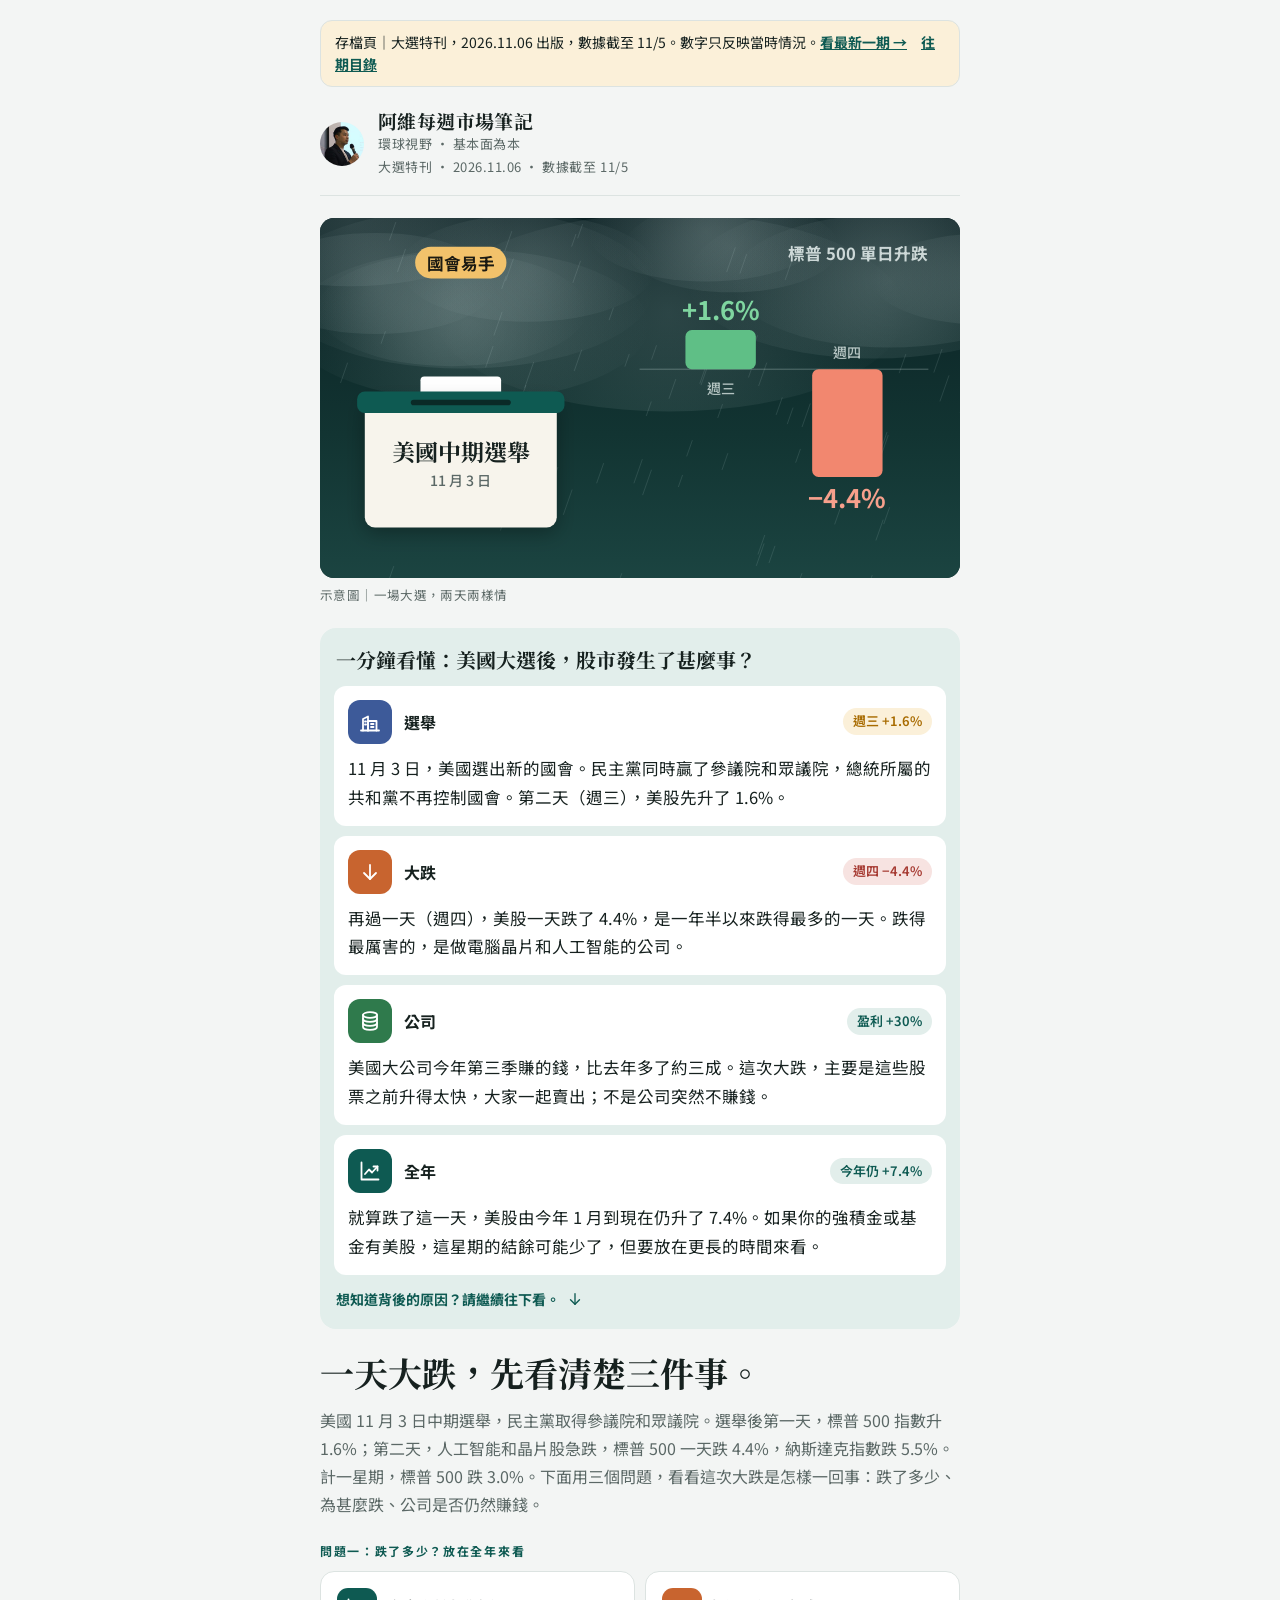
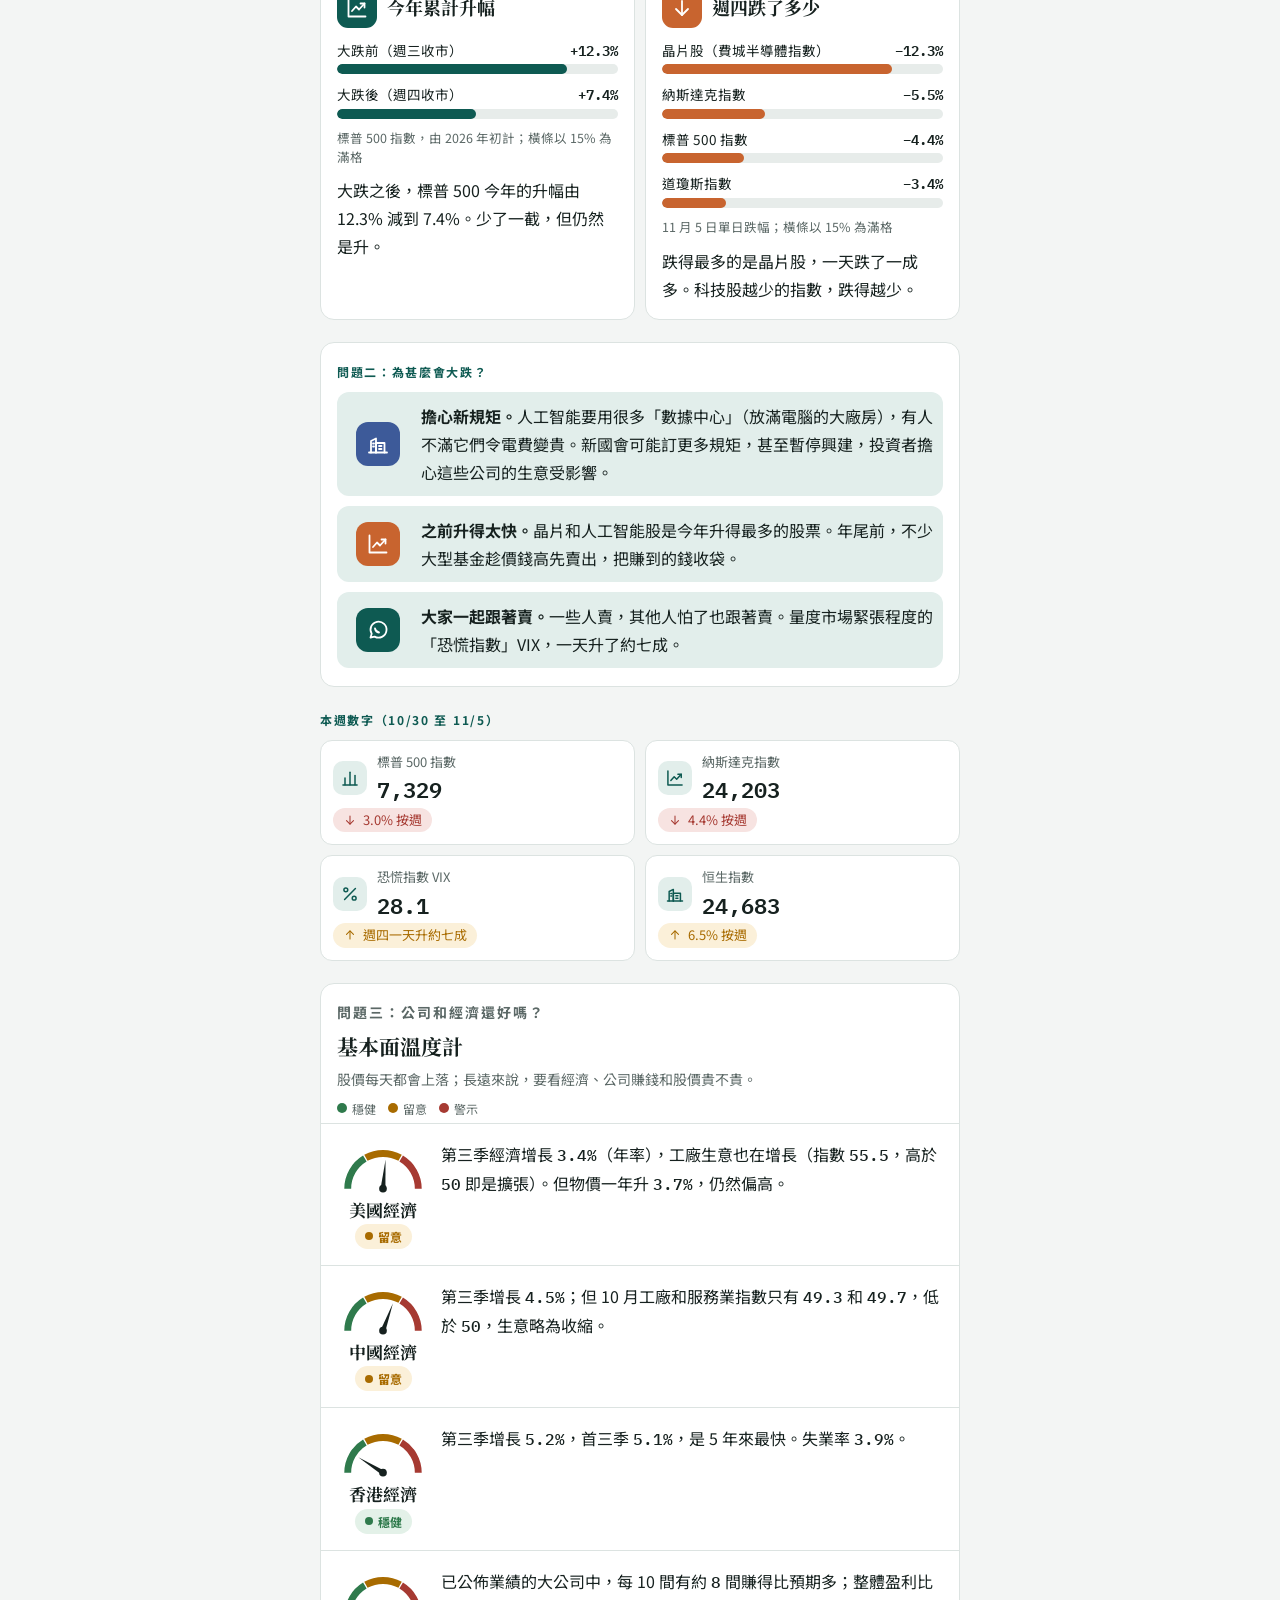
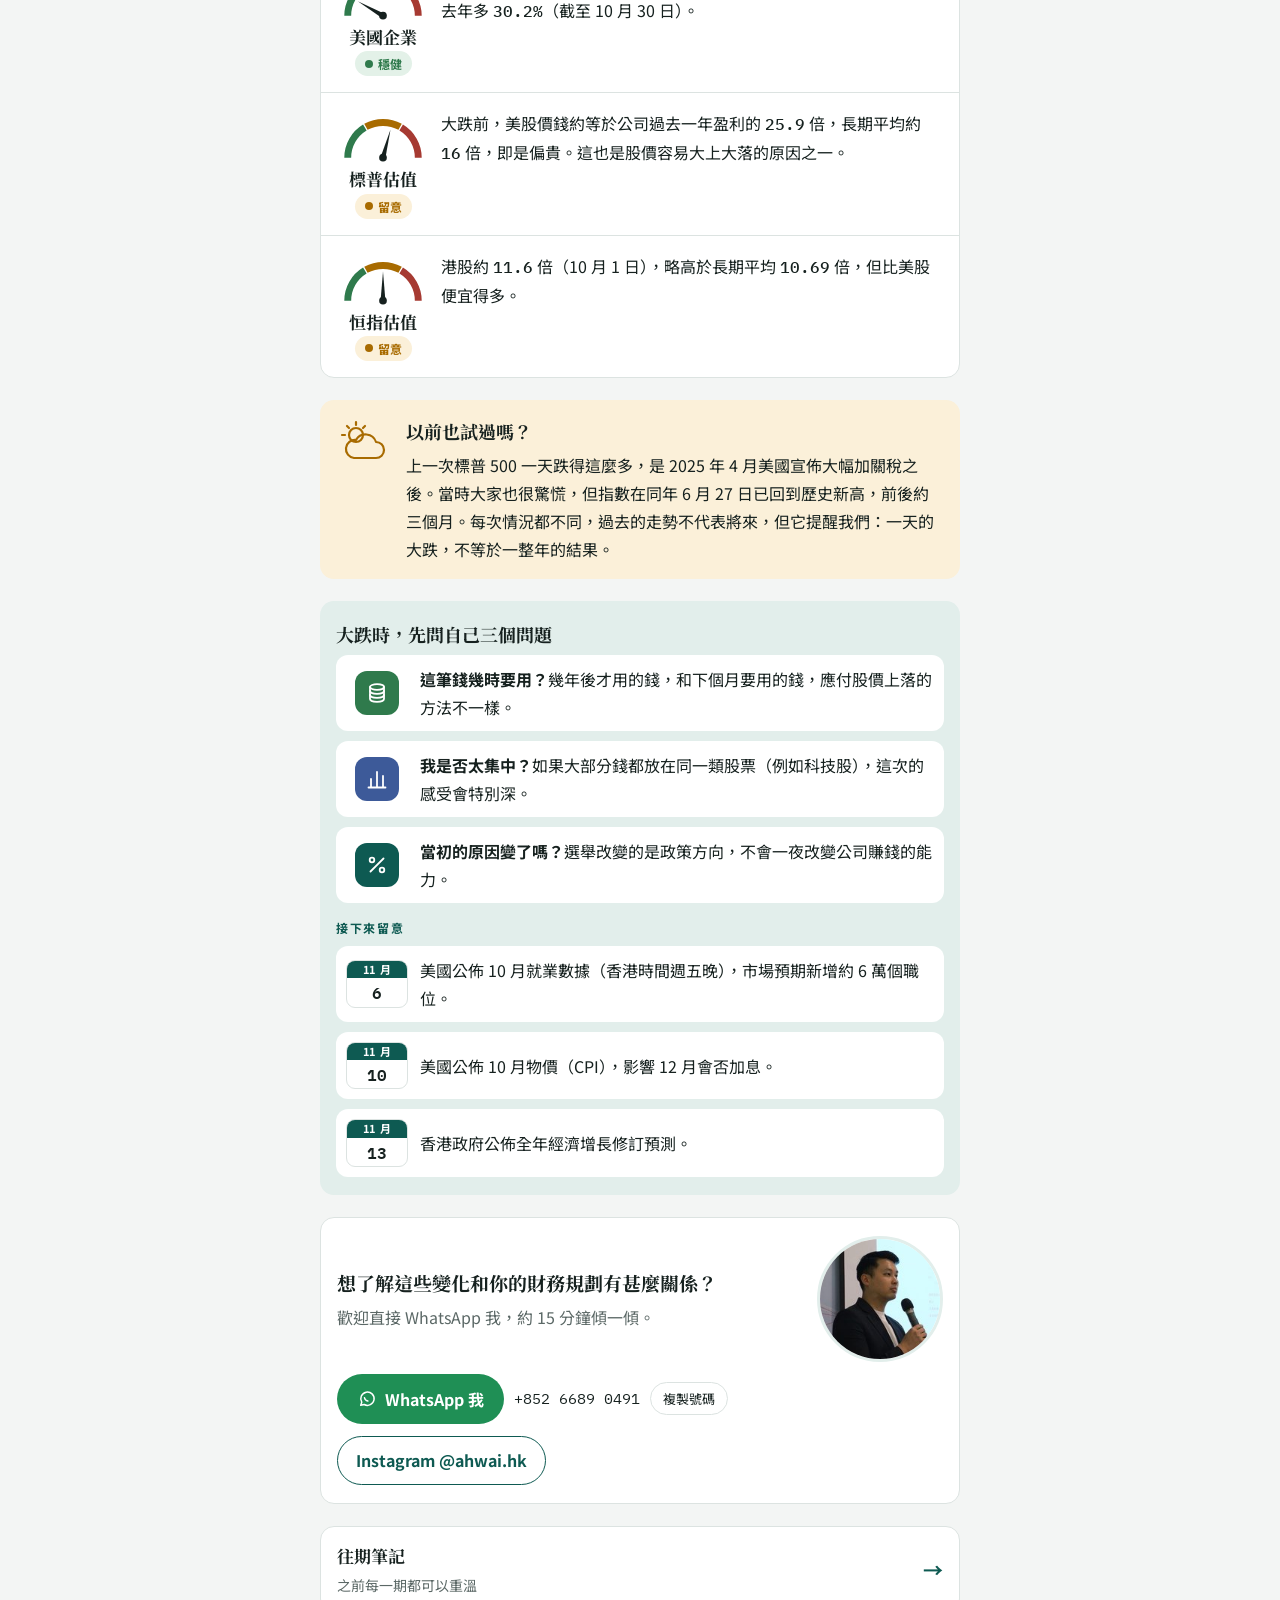
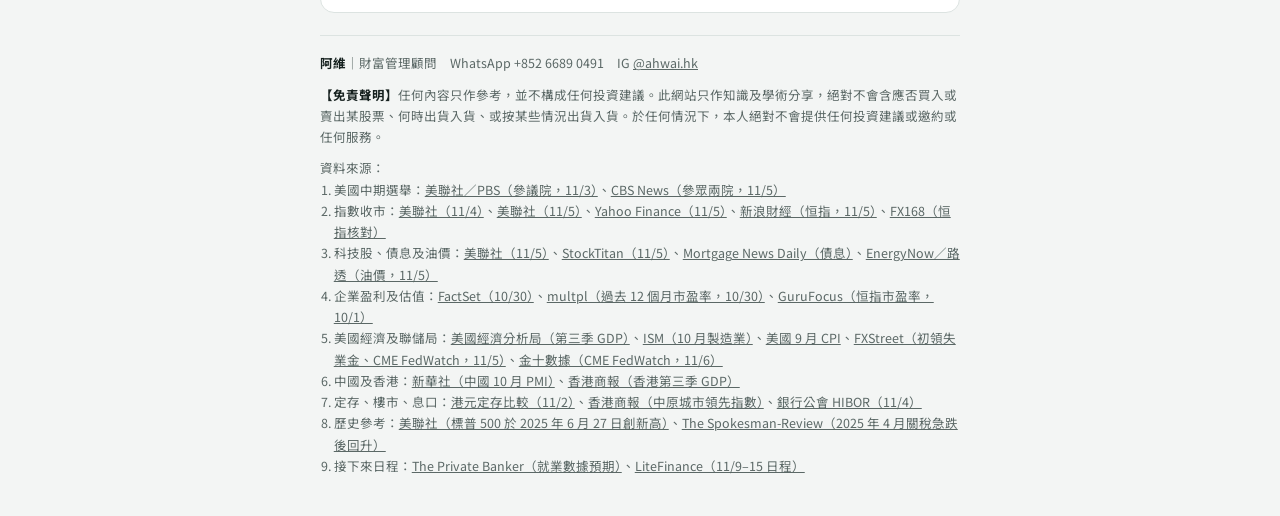
<file: issues/2026-11-06.html>
<!doctype html>
<html lang="zh-Hant">
<head>
<meta charset="utf-8">
<meta name="viewport" content="width=device-width, initial-scale=1, viewport-fit=cover">
<meta name="description" content="一分鐘看懂本週市場：環球視野，基本面為本。">
<meta property="og:type" content="article">
<meta property="og:title" content="阿維每週市場筆記｜大選特刊（存檔）">
<meta property="og:description" content="一分鐘看懂本週市場，以及它和你的存款、供樓、投資有甚麼關係。">
<meta property="og:image" content="https://ahwai79.github.io/weekly/issues/og/2026-11-06.png">
<meta property="og:url" content="https://ahwai79.github.io/weekly/issues/2026-11-06.html">
<style>:root{padding-top:env(safe-area-inset-top,0px);padding-bottom:env(safe-area-inset-bottom,0px)}body{margin:0}img{max-width:100%}[hidden]{display:none!important}</style>
<title>阿維每週市場筆記</title>
<meta name="claude:viewport-fit-sides" content="cover">
<link rel="preconnect" href="https://fonts.googleapis.com">
<link rel="preconnect" href="https://fonts.gstatic.com" crossorigin>
<link rel="stylesheet" href="https://fonts.googleapis.com/css2?family=Noto+Serif+TC:wght@600;700&family=Noto+Sans+TC:wght@400;500;700&family=IBM+Plex+Mono:wght@500;600&display=swap">
<style>
/* Layout: one narrow reading column, like a printed client letter, with infographic touches: icon chips, bars, gauges and a gently animated hero. */
:root{
  --bg:#F3F5F4; --paper:#FFFFFF; --ink:#16211F; --muted:#5B6866; --line:#DCE3E1;
  --accent:#0E5A52; --accent-soft:#E2EEEB;
  --ok:#2F7A4C; --ok-soft:#E3F1E8; --warn:#A86B00; --warn-soft:#FBF0D9; --bad:#A63A32; --bad-soft:#F7E3E1;
  --track:#E7ECEA;
  --serif:"Noto Serif TC","Songti TC","PMingLiU",serif;
  --sans:"Noto Sans TC","PingFang TC","Microsoft JhengHei",system-ui,sans-serif;
  --mono:"IBM Plex Mono",ui-monospace,"SFMono-Regular",Menlo,monospace;
}
@media (prefers-color-scheme: dark){:root:not([data-theme="light"]){
  --bg:#0F1615; --paper:#162120; --ink:#E6ECEA; --muted:#9AA9A6; --line:#2A3735;
  --accent:#6CC3B6; --accent-soft:#1D312E;
  --ok:#7FCB98; --ok-soft:#1B2E23; --warn:#E6B65A; --warn-soft:#33291A; --bad:#EE8F86; --bad-soft:#3A2220;
  --track:#24312F;
  color-scheme:dark}}
:root[data-theme="dark"]{
  --bg:#0F1615; --paper:#162120; --ink:#E6ECEA; --muted:#9AA9A6; --line:#2A3735;
  --accent:#6CC3B6; --accent-soft:#1D312E;
  --ok:#7FCB98; --ok-soft:#1B2E23; --warn:#E6B65A; --warn-soft:#33291A; --bad:#EE8F86; --bad-soft:#3A2220;
  --track:#24312F;
  color-scheme:dark}
body{background:var(--bg);color:var(--ink);font-family:var(--sans);font-size:16px;line-height:1.75;-webkit-font-smoothing:antialiased}
.wrap{max-width:640px;margin:0 auto;padding-left:max(16px,env(safe-area-inset-left,0px));padding-right:max(16px,env(safe-area-inset-right,0px));padding-block:20px 40px;display:flex;flex-direction:column;gap:22px}
svg.i{width:24px;height:24px;fill:none;stroke:currentColor;stroke-width:1.8;stroke-linecap:round;stroke-linejoin:round;flex:none}

/* masthead */
.mast{display:flex;align-items:center;gap:14px;padding-bottom:16px;border-bottom:1px solid var(--line)}
.avatar{width:44px;height:44px;border-radius:50%;background:var(--accent);flex:none;overflow:hidden}
.avatar img{width:100%;height:100%;object-fit:cover;display:block}
.mast-text{min-width:0}
.brand{font-family:var(--serif);font-weight:700;font-size:19px;letter-spacing:.02em;line-height:1.3}
.issue{font-size:13px;color:var(--muted);letter-spacing:.04em}

/* hero */
.hero{margin:0;display:flex;flex-direction:column;gap:6px}
.hero canvas{display:block;width:100%;max-width:100%;aspect-ratio:16/9;border-radius:14px;background:#10292C}
.hero figcaption{font-size:12.5px;color:var(--muted);letter-spacing:.03em}

/* one-minute summary */
.simple{background:var(--accent-soft);border-radius:16px;padding:18px 14px;display:flex;flex-direction:column;gap:12px}
.simple h2{font-family:var(--serif);font-size:20px;line-height:1.4;margin:0 2px;text-wrap:balance}
.simple-list{list-style:none;margin:0;padding:0;display:flex;flex-direction:column;gap:10px}
.simple-list li{background:var(--paper);border-radius:12px;padding:14px;display:grid;grid-template-columns:44px minmax(0,1fr);gap:10px 12px;align-items:center}
.simple-list li > div{display:contents}
.ico{width:44px;height:44px;border-radius:12px;display:grid;place-items:center;color:#fff}
.ico.c1{background:#C8642F} .ico.c2{background:#2F7A4C} .ico.c3{background:#3D5A99} .ico.c4{background:#0E5A52}
.simple-list .head{display:flex;align-items:center;justify-content:space-between;gap:6px 8px;flex-wrap:wrap;min-width:0}
.simple-list .tag{font-weight:700;font-size:16px}
.chip{font-family:var(--sans);font-size:13px;font-weight:600;border-radius:999px;padding:2px 10px;background:var(--accent-soft);color:var(--accent);white-space:nowrap;font-variant-numeric:tabular-nums}
.chip.warn{background:var(--warn-soft);color:var(--warn)} .chip.bad{background:var(--bad-soft);color:var(--bad)}
.simple-list p{grid-column:1 / -1;margin:0;font-size:16.5px;line-height:1.75}
.simple-more{margin:0 2px;font-size:14px;color:var(--accent);font-weight:700;display:flex;align-items:center;gap:6px}
.simple-more svg{width:18px;height:18px;animation:nudge 1.6s ease-in-out infinite}
@keyframes nudge{0%,100%{transform:translateY(0)}50%{transform:translateY(4px)}}

/* lead */
.lead h1{font-family:var(--serif);font-weight:700;font-size:clamp(26px,7vw,34px);line-height:1.3;margin:0 0 10px;text-wrap:balance}
.lead p{margin:0;color:var(--muted)}
.section-label{font-size:12px;letter-spacing:.14em;color:var(--accent);font-weight:700;margin:0 0 10px}

/* life cards */
.life-grid{display:grid;grid-template-columns:repeat(2,minmax(0,1fr));gap:10px}
@media (max-width:520px){.life-grid{grid-template-columns:1fr}}
.life-card{background:var(--paper);border:1px solid var(--line);border-radius:14px;padding:16px;display:flex;flex-direction:column;gap:10px;min-width:0}
.life-card .top{display:flex;align-items:center;gap:10px}
.life-card .top .ico{width:40px;height:40px;border-radius:11px}
.life-card h3{font-family:var(--serif);font-size:18px;margin:0}
.life-card .cap{font-size:12.5px;color:var(--muted);margin:0;line-height:1.5}
.life-card p{margin:0}
.bars{display:flex;flex-direction:column;gap:8px;margin:0;padding:0;list-style:none}
.bars li{display:grid;grid-template-columns:minmax(0,1fr) auto;gap:2px 10px;font-size:13.5px;align-items:baseline}
.bars .val{font-family:var(--mono);font-weight:600;font-variant-numeric:tabular-nums}
.bars .track{grid-column:1 / -1;height:10px;border-radius:999px;background:var(--track);overflow:hidden}
.bars .fill{display:block;height:100%;width:var(--w);border-radius:999px;background:var(--accent);transform-origin:left;transition:transform 1.1s cubic-bezier(.2,.8,.2,1)}
.bars .fill.alt{background:#C8642F} .bars .fill.soft{background:var(--muted);opacity:.55}

/* stats */
.stats{display:grid;grid-template-columns:repeat(2,minmax(0,1fr));gap:10px}
.stat{background:var(--paper);border:1px solid var(--line);border-radius:12px;padding:12px;min-width:0;display:grid;grid-template-columns:auto minmax(0,1fr);gap:4px 10px;align-items:center}
.stat .ico{width:34px;height:34px;border-radius:10px;background:var(--accent-soft);color:var(--accent);grid-row:span 2}
.stat .ico svg{width:20px;height:20px}
.stat .k{font-size:13px;color:var(--muted);line-height:1.4}
.stat .v{font-family:var(--mono);font-weight:600;font-size:clamp(18px,4.8vw,22px);font-variant-numeric:tabular-nums;line-height:1.3}
.stat .d{grid-column:1 / -1;font-family:var(--sans);font-size:13px;font-variant-numeric:tabular-nums;display:inline-flex;align-items:center;gap:6px;justify-self:start;border-radius:999px;padding:1px 10px}
.d.down{color:var(--bad);background:var(--bad-soft)} .d.up{color:var(--warn);background:var(--warn-soft)} .d.flat{color:var(--muted);background:var(--track)}
@media (max-width:360px){.stats{grid-template-columns:1fr}}

/* thermometer with gauges */
.thermo{background:var(--paper);border:1px solid var(--line);border-radius:14px;overflow:hidden}
.thermo-head{padding:16px 16px 4px}
.thermo-head h2{font-family:var(--serif);font-size:21px;margin:0}
.thermo-head p{margin:2px 0 0;font-size:14px;color:var(--muted)}
.legend{display:flex;gap:12px;flex-wrap:wrap;font-size:12px;color:var(--muted);margin-top:6px}
.legend span{display:inline-flex;align-items:center;gap:5px}
.legend i{width:10px;height:10px;border-radius:50%;display:inline-block}
.row{display:grid;grid-template-columns:92px minmax(0,1fr);gap:12px;padding:16px;border-top:1px solid var(--line)}
.row:first-of-type{border-top:0}
.gauge{display:flex;flex-direction:column;align-items:center;gap:4px}
.gauge svg{width:92px;height:56px;overflow:visible}
.gauge .seg{fill:none;stroke-width:9;stroke-linecap:butt}
.gauge .needle{transform-box:view-box;transform-origin:60px 60px;transform:rotate(-90deg);transition:transform 1.3s cubic-bezier(.3,1.35,.5,1)}
.gauge.in .needle{transform:rotate(var(--a))}
.gauge .name{font-family:var(--serif);font-weight:700;font-size:17px;line-height:1.2}
.pill{font-size:12px;font-weight:700;border-radius:999px;padding:2px 10px;white-space:nowrap;display:inline-flex;align-items:center;gap:5px}
.pill::before{content:"";width:8px;height:8px;border-radius:50%;background:currentColor}
.pill.ok{color:var(--ok);background:var(--ok-soft)} .pill.warn{color:var(--warn);background:var(--warn-soft)} .pill.bad{color:var(--bad);background:var(--bad-soft)}
.row p{margin:0;min-width:0}
.num{font-family:var(--mono);font-variant-numeric:tabular-nums;font-weight:500}

/* mood */
.mood{display:grid;grid-template-columns:56px minmax(0,1fr);gap:14px;align-items:start;background:var(--warn-soft);border-radius:14px;padding:16px}
.mood .wx{width:56px;height:56px;color:var(--warn)}
.mood .wx .drop{animation:rain 1.4s linear infinite}
.mood .wx .drop:nth-of-type(2){animation-delay:.45s} .mood .wx .drop:nth-of-type(3){animation-delay:.9s}
@keyframes rain{0%{transform:translateY(-3px);opacity:0}30%{opacity:1}100%{transform:translateY(6px);opacity:0}}
.mood h3,.view h3{font-family:var(--serif);font-size:18px;margin:0 0 4px}
.mood p{margin:0;color:var(--ink)}

/* view + calendar tiles */
.view{background:var(--accent-soft);border-radius:14px;padding:18px 16px}
.view p{margin:0 0 12px}
.watch{list-style:none;margin:0;padding:0;display:flex;flex-direction:column;gap:10px}
.watch li{display:grid;grid-template-columns:62px minmax(0,1fr);gap:12px;align-items:center;background:var(--paper);border-radius:12px;padding:10px}
.cal{border-radius:9px;overflow:hidden;border:1px solid var(--line);text-align:center;background:var(--paper);line-height:1.2}
.cal .m{display:block;background:var(--accent);color:var(--paper);font-size:11px;font-weight:700;padding:2px 0;letter-spacing:.06em}
.cal .dd{display:block;font-family:var(--mono);font-weight:600;font-size:16px;padding:5px 0 4px;font-variant-numeric:tabular-nums}

/* special issue: reasons box */
.why{background:var(--paper);border:1px solid var(--line);border-radius:14px;padding:18px 16px}
.why .watch li{background:var(--accent-soft)}
.watch .ico{justify-self:center}
.watch strong{color:var(--ink)}

/* contact */
.cta{background:var(--paper);border:1px solid var(--line);border-radius:14px;padding:18px 16px;display:flex;flex-direction:column;gap:12px}
.cta h3{font-family:var(--serif);font-size:19px;margin:0}
.cta p{margin:0;color:var(--muted)}
.cta-top{display:grid;grid-template-columns:minmax(0,1fr) auto;gap:6px 14px;align-items:center}
.cta-top h3{margin-bottom:4px}
.cta-photo{width:120px;height:120px;border-radius:50%;overflow:hidden;flex:none;border:3px solid var(--accent-soft);background:var(--accent)}
.cta-photo img{width:100%;height:100%;object-fit:cover;display:block}
@media (max-width:400px){.cta-photo{width:100px;height:100px}}
.cta-actions{display:flex;flex-wrap:wrap;gap:10px;align-items:center}
.btn{display:inline-flex;align-items:center;gap:8px;background:var(--accent);color:var(--paper);text-decoration:none;font-weight:700;border-radius:999px;padding:11px 20px;border:0;font-size:16px;font-family:var(--sans);cursor:pointer}
.btn svg{width:20px;height:20px}
.btn.wa{background:#1F8F55;color:#fff}
.btn.ghost{background:transparent;color:var(--accent);border:1.5px solid var(--accent);padding:9.5px 18px}
.btn:focus-visible,.copy:focus-visible{outline:3px solid var(--warn);outline-offset:2px}
.phone{font-family:var(--mono);font-size:15px;user-select:all}
.copy{background:none;border:1px solid var(--line);color:var(--ink);border-radius:999px;padding:6px 12px;font-size:13px;cursor:pointer;font-family:var(--sans)}
.fine{font-size:12.5px;line-height:1.7;color:var(--muted);border-top:1px solid var(--line);padding-top:16px;display:flex;flex-direction:column;gap:10px}
.fine strong{color:var(--ink)}
.fine a{color:var(--muted)}
.src{margin:0;padding-left:1.1em}

/* scroll reveal: only armed by script, so the page reads fine without it */
.js-anim .rv{opacity:0;transform:translateY(16px);transition:opacity .7s ease,transform .7s ease}
.js-anim .rv.in{opacity:1;transform:none}
.js-anim .bars .fill{transform:scaleX(0)}
.js-anim .in .bars .fill,.js-anim .bars.in .fill{transform:scaleX(1)}
@media (prefers-reduced-motion: reduce){
  .js-anim .rv{opacity:1;transform:none;transition:none}
  .js-anim .bars .fill{transform:none;transition:none}
  .gauge .needle{transition:none}
  .simple-more svg,.mood .wx .drop{animation:none}
}
.past{display:flex;align-items:center;justify-content:space-between;gap:12px;background:var(--paper);border:1px solid var(--line);border-radius:14px;padding:14px 16px;color:var(--ink);text-decoration:none}.past strong{font-family:var(--serif);font-size:17px}.past span{color:var(--muted);font-size:14px}.past b{color:var(--accent);font-size:20px;line-height:1}.past:focus-visible{outline:3px solid var(--warn);outline-offset:2px}
</style>
<style id="archive-css">.arch{background:var(--warn-soft);color:var(--ink);border:1px solid var(--line);border-radius:12px;padding:10px 14px;font-size:14px;line-height:1.6}.arch a{color:var(--accent);font-weight:700}</style>
</head>
<body>
<!-- Icon sprite: line icons drawn for this page, coloured with currentColor. -->
<svg width="0" height="0" style="position:absolute" aria-hidden="true">
  <symbol id="i-bag" viewBox="0 0 24 24"><path d="M5.5 8h13l-1 12.5h-11z"/><path d="M9 8V6.5a3 3 0 0 1 6 0V8"/><path d="M9.5 12.5h5"/></symbol>
  <symbol id="i-coins" viewBox="0 0 24 24"><ellipse cx="12" cy="6" rx="7" ry="2.8"/><path d="M5 6v4c0 1.5 3.1 2.8 7 2.8s7-1.3 7-2.8V6"/><path d="M5 10v4c0 1.5 3.1 2.8 7 2.8s7-1.3 7-2.8v-4"/><path d="M5 14v4c0 1.5 3.1 2.8 7 2.8s7-1.3 7-2.8v-4"/></symbol>
  <symbol id="i-home" viewBox="0 0 24 24"><path d="M3.5 11 12 4l8.5 7"/><path d="M5.5 9.5V20h13V9.5"/><path d="M10 20v-5.5h4V20"/></symbol>
  <symbol id="i-trend" viewBox="0 0 24 24"><path d="M3.5 3.5v17h17"/><path d="m7 15 4-4.5 3 3 5.5-6"/><path d="M15.5 7.5h4v4"/></symbol>
  <symbol id="i-bars" viewBox="0 0 24 24"><path d="M6 20v-8"/><path d="M12 20V5"/><path d="M18 20v-11"/><path d="M3.5 20.5h17"/></symbol>
  <symbol id="i-pct" viewBox="0 0 24 24"><path d="M18.5 5.5l-13 13"/><circle cx="7" cy="7" r="2.3"/><circle cx="17" cy="17" r="2.3"/></symbol>
  <symbol id="i-drop" viewBox="0 0 24 24"><path d="M12 3.5s6 6.6 6 10.8a6 6 0 0 1-12 0C6 10.1 12 3.5 12 3.5z"/><path d="M9.3 15a2.8 2.8 0 0 0 2.7 2.4"/></symbol>
  <symbol id="i-city" viewBox="0 0 24 24"><path d="M3 20.5h18"/><path d="M5 20.5V9l5-2.5v14"/><path d="M10 20.5V11h8.5v9.5"/><path d="M13 14h2.5M13 17h2.5M7 11.5h1M7 14.5h1"/></symbol>
  <symbol id="i-down" viewBox="0 0 24 24"><path d="M12 5v14"/><path d="m6 13 6 6 6-6"/></symbol>
  <symbol id="i-up" viewBox="0 0 24 24"><path d="M12 19V5"/><path d="m6 11 6-6 6 6"/></symbol>
  <symbol id="i-chat" viewBox="0 0 24 24"><path d="M4.5 19.5l1.2-3.7A8 8 0 1 1 8.6 18.6z"/><path d="M9 10.5c.3 1.8 2 3.6 4 4"/></symbol>
</svg>

<div class="wrap">
  <!-- archive-banner -->
  <div class="arch">存檔頁｜大選特刊，2026.11.06 出版，數據截至 11/5。數字只反映當時情況。<a href="https://ahwai79.github.io/weekly/">看最新一期 →</a>　<a href="https://ahwai79.github.io/weekly/issues/">往期目錄</a></div>
  <header class="mast">
    <div class="avatar"><img src="[data-uri]" alt="阿維"></div>
    <div class="mast-text">
      <div class="brand">阿維每週市場筆記</div>
      <div class="issue">環球視野 · 基本面為本</div>
      <div class="issue">大選特刊 · 2026.11.06 · 數據截至 11/5</div>
    </div>
  </header>

  <figure class="hero">
    <canvas id="hero" role="img" aria-label="示意圖：美國中期選舉後兩天，標普 500 週三升 1.6%，週四跌 4.4%" data-weather="storm"></canvas>
    <figcaption>示意圖｜一場大選，兩天兩樣情</figcaption>
  </figure>

  <section class="simple" aria-labelledby="simple-title">
    <h2 id="simple-title">一分鐘看懂：美國大選後，股市發生了甚麼事？</h2>
    <ul class="simple-list">
      <li class="rv">
        <span class="ico c3"><svg class="i"><use href="#i-city"/></svg></span>
        <div>
          <div class="head"><span class="tag">選舉</span><span class="chip warn">週三 +1.6%</span></div>
          <p>11 月 3 日，美國選出新的國會。民主黨同時贏了參議院和眾議院，總統所屬的共和黨不再控制國會。第二天（週三），美股先升了 1.6%。</p>
        </div>
      </li>
      <li class="rv">
        <span class="ico c1"><svg class="i"><use href="#i-down"/></svg></span>
        <div>
          <div class="head"><span class="tag">大跌</span><span class="chip bad">週四 −4.4%</span></div>
          <p>再過一天（週四），美股一天跌了 4.4%，是一年半以來跌得最多的一天。跌得最厲害的，是做電腦晶片和人工智能的公司。</p>
        </div>
      </li>
      <li class="rv">
        <span class="ico c2"><svg class="i"><use href="#i-coins"/></svg></span>
        <div>
          <div class="head"><span class="tag">公司</span><span class="chip">盈利 +30%</span></div>
          <p>美國大公司今年第三季賺的錢，比去年多了約三成。這次大跌，主要是這些股票之前升得太快，大家一起賣出；不是公司突然不賺錢。</p>
        </div>
      </li>
      <li class="rv">
        <span class="ico c4"><svg class="i"><use href="#i-trend"/></svg></span>
        <div>
          <div class="head"><span class="tag">全年</span><span class="chip">今年仍 +7.4%</span></div>
          <p>就算跌了這一天，美股由今年 1 月到現在仍升了 7.4%。如果你的強積金或基金有美股，這星期的結餘可能少了，但要放在更長的時間來看。</p>
        </div>
      </li>
    </ul>
    <p class="simple-more">想知道背後的原因？請繼續往下看。<svg class="i"><use href="#i-down"/></svg></p>
  </section>

  <section class="lead rv">
    <h1>一天大跌，先看清楚三件事。</h1>
    <p>美國 11 月 3 日中期選舉，民主黨取得參議院和眾議院。選舉後第一天，標普 500 指數升 1.6%；第二天，人工智能和晶片股急跌，標普 500 一天跌 4.4%，納斯達克指數跌 5.5%。計一星期，標普 500 跌 3.0%。下面用三個問題，看看這次大跌是怎樣一回事：跌了多少、為甚麼跌、公司是否仍然賺錢。</p>
  </section>

  <section class="life" aria-labelledby="zoom-title">
    <p class="section-label" id="zoom-title">問題一：跌了多少？放在全年來看</p>
    <div class="life-grid">
      <article class="life-card rv">
        <div class="top"><span class="ico c4"><svg class="i"><use href="#i-trend"/></svg></span><h3>今年累計升幅</h3></div>
        <ul class="bars" aria-label="標普 500 今年累計升幅：大跌前後">
          <li><span>大跌前（週三收市）</span><span class="val">+12.3%</span><span class="track"><span class="fill" style="--w:82%"></span></span></li>
          <li><span>大跌後（週四收市）</span><span class="val">+7.4%</span><span class="track"><span class="fill" style="--w:49.33%"></span></span></li>
        </ul>
        <p class="cap">標普 500 指數，由 2026 年初計；橫條以 15% 為滿格</p>
        <p>大跌之後，標普 500 今年的升幅由 12.3% 減到 7.4%。少了一截，但仍然是升。</p>
      </article>
      <article class="life-card rv">
        <div class="top"><span class="ico c1"><svg class="i"><use href="#i-down"/></svg></span><h3>週四跌了多少</h3></div>
        <ul class="bars" aria-label="週四各指數單日跌幅">
          <li><span>晶片股（費城半導體指數）</span><span class="val">−12.3%</span><span class="track"><span class="fill alt" style="--w:82%"></span></span></li>
          <li><span>納斯達克指數</span><span class="val">−5.5%</span><span class="track"><span class="fill alt" style="--w:36.67%"></span></span></li>
          <li><span>標普 500 指數</span><span class="val">−4.4%</span><span class="track"><span class="fill alt" style="--w:29.33%"></span></span></li>
          <li><span>道瓊斯指數</span><span class="val">−3.4%</span><span class="track"><span class="fill alt" style="--w:22.67%"></span></span></li>
        </ul>
        <p class="cap">11 月 5 日單日跌幅；橫條以 15% 為滿格</p>
        <p>跌得最多的是晶片股，一天跌了一成多。科技股越少的指數，跌得越少。</p>
      </article>
    </div>
  </section>

  <section class="why rv" aria-labelledby="why-title">
    <p class="section-label" id="why-title">問題二：為甚麼會大跌？</p>
    <ul class="watch">
      <li><span class="ico c3"><svg class="i"><use href="#i-city"/></svg></span><span><strong>擔心新規矩。</strong>人工智能要用很多「數據中心」（放滿電腦的大廠房），有人不滿它們令電費變貴。新國會可能訂更多規矩，甚至暫停興建，投資者擔心這些公司的生意受影響。</span></li>
      <li><span class="ico c1"><svg class="i"><use href="#i-trend"/></svg></span><span><strong>之前升得太快。</strong>晶片和人工智能股是今年升得最多的股票。年尾前，不少大型基金趁價錢高先賣出，把賺到的錢收袋。</span></li>
      <li><span class="ico c4"><svg class="i"><use href="#i-chat"/></svg></span><span><strong>大家一起跟著賣。</strong>一些人賣，其他人怕了也跟著賣。量度市場緊張程度的「恐慌指數」VIX，一天升了約七成。</span></li>
    </ul>
  </section>

  <section>
    <p class="section-label">本週數字（10/30 至 11/5）</p>
    <div class="stats">
      <div class="stat rv"><span class="ico"><svg class="i"><use href="#i-bars"/></svg></span><div class="k">標普 500 指數</div><div class="v" data-count="7354" data-dec="0">7,354</div><div class="d down"><svg class="i" style="width:14px;height:14px"><use href="#i-down"/></svg>3.0% 按週</div></div>
      <div class="stat rv"><span class="ico"><svg class="i"><use href="#i-trend"/></svg></span><div class="k">納斯達克指數</div><div class="v" data-count="24315" data-dec="0">24,315</div><div class="d down"><svg class="i" style="width:14px;height:14px"><use href="#i-down"/></svg>4.4% 按週</div></div>
      <div class="stat rv"><span class="ico"><svg class="i"><use href="#i-pct"/></svg></span><div class="k">恐慌指數 VIX</div><div class="v" data-count="28.18" data-dec="1">28.2</div><div class="d up"><svg class="i" style="width:14px;height:14px"><use href="#i-up"/></svg>週四一天升約七成</div></div>
      <div class="stat rv"><span class="ico"><svg class="i"><use href="#i-city"/></svg></span><div class="k">恒生指數</div><div class="v" data-count="24797" data-dec="0">24,797</div><div class="d up"><svg class="i" style="width:14px;height:14px"><use href="#i-up"/></svg>6.5% 按週</div></div>
    </div>
  </section>

  <section class="thermo" aria-labelledby="thermo-title">
    <div class="thermo-head">
      <p class="section-label" style="margin:0 0 4px">問題三：公司和經濟還好嗎？</p>
      <h2 id="thermo-title">基本面溫度計</h2>
      <p>股價每天都會上落；長遠來說，要看經濟、公司賺錢和股價貴不貴。</p>
      <div class="legend" aria-hidden="true"><span><i style="background:var(--ok)"></i>穩健</span><span><i style="background:var(--warn)"></i>留意</span><span><i style="background:var(--bad)"></i>警示</span></div>
    </div>
    <div class="row">
      <div class="gauge" style="--a:5deg"><svg viewBox="0 0 120 66" aria-hidden="true"></svg><span class="name">美國經濟</span><span class="pill warn">留意</span></div>
      <p>第三季經濟增長 <span class="num">3.4%</span>（年率），工廠生意也在增長（指數 <span class="num">55.5</span>，高於 <span class="num">50</span> 即是擴張）。但物價一年升 <span class="num">3.7%</span>，仍然偏高。</p>
    </div>
    <div class="row">
      <div class="gauge" style="--a:20deg"><svg viewBox="0 0 120 66" aria-hidden="true"></svg><span class="name">中國經濟</span><span class="pill warn">留意</span></div>
      <p>第三季增長 <span class="num">4.5%</span>；但 10 月工廠和服務業指數只有 <span class="num">49.3</span> 和 <span class="num">49.7</span>，低於 <span class="num">50</span>，生意略為收縮。</p>
    </div>
    <div class="row">
      <div class="gauge" style="--a:-58deg"><svg viewBox="0 0 120 66" aria-hidden="true"></svg><span class="name">香港經濟</span><span class="pill ok">穩健</span></div>
      <p>第三季增長 <span class="num">5.2%</span>，首三季 <span class="num">5.1%</span>，是 5 年來最快。失業率 <span class="num">3.9%</span>。</p>
    </div>
    <div class="row">
      <div class="gauge" style="--a:-60deg"><svg viewBox="0 0 120 66" aria-hidden="true"></svg><span class="name">美國企業</span><span class="pill ok">穩健</span></div>
      <p>已公佈業績的大公司中，每 10 間有約 <span class="num">8</span> 間賺得比預期多；整體盈利比去年多 <span class="num">30.2%</span>（截至 10 月 30 日）。</p>
    </div>
    <div class="row">
      <div class="gauge" style="--a:15deg"><svg viewBox="0 0 120 66" aria-hidden="true"></svg><span class="name">標普估值</span><span class="pill warn">留意</span></div>
      <p>大跌前，美股價錢約等於公司過去一年盈利的 <span class="num">25.9</span> 倍，長期平均約 <span class="num">16</span> 倍，即是偏貴。這也是股價容易大上大落的原因之一。</p>
    </div>
    <div class="row">
      <div class="gauge" style="--a:0deg"><svg viewBox="0 0 120 66" aria-hidden="true"></svg><span class="name">恒指估值</span><span class="pill warn">留意</span></div>
      <p>港股約 <span class="num">11.6</span> 倍（10 月 1 日），略高於長期平均 <span class="num">10.69</span> 倍，但比美股便宜得多。</p>
    </div>
  </section>

  <section class="mood rv">
    <svg class="wx" viewBox="0 0 56 56" aria-hidden="true" fill="none" stroke="currentColor" stroke-width="2.2" stroke-linecap="round" stroke-linejoin="round">
      <circle cx="20" cy="19" r="7"/>
      <path d="M20 6v3M9 19H6M11 10l2 2M29 10l-2 2"/>
      <path d="M18 42h22a8 8 0 0 0 0-16 11 11 0 0 0-20-2 9 9 0 0 0-2 18z"/>
    </svg>
    <div>
      <h3>以前也試過嗎？</h3>
      <p>上一次標普 500 一天跌得這麼多，是 2025 年 4 月美國宣佈大幅加關稅之後。當時大家也很驚慌，但指數在同年 6 月 27 日已回到歷史新高，前後約三個月。每次情況都不同，過去的走勢不代表將來，但它提醒我們：一天的大跌，不等於一整年的結果。</p>
    </div>
  </section>

  <section class="view rv">
    <h3>大跌時，先問自己三個問題</h3>
    <ul class="watch" style="margin-bottom:14px">
      <li><span class="ico c2"><svg class="i"><use href="#i-coins"/></svg></span><span><strong>這筆錢幾時要用？</strong>幾年後才用的錢，和下個月要用的錢，應付股價上落的方法不一樣。</span></li>
      <li><span class="ico c3"><svg class="i"><use href="#i-bars"/></svg></span><span><strong>我是否太集中？</strong>如果大部分錢都放在同一類股票（例如科技股），這次的感受會特別深。</span></li>
      <li><span class="ico c4"><svg class="i"><use href="#i-pct"/></svg></span><span><strong>當初的原因變了嗎？</strong>選舉改變的是政策方向，不會一夜改變公司賺錢的能力。</span></li>
    </ul>
    <p class="section-label" style="margin-bottom:8px">接下來留意</p>
    <ul class="watch">
      <li><span class="cal"><span class="m">11 月</span><span class="dd">6</span></span><span>美國公佈 10 月就業數據（香港時間週五晚），市場預期新增約 6 萬個職位。</span></li>
      <li><span class="cal"><span class="m">11 月</span><span class="dd">10</span></span><span>美國公佈 10 月物價（CPI），影響 12 月會否加息。</span></li>
      <li><span class="cal"><span class="m">11 月</span><span class="dd">13</span></span><span>香港政府公佈全年經濟增長修訂預測。</span></li>
    </ul>
  </section>

  <section class="cta rv">
    <div class="cta-top">
      <div>
        <h3>想了解這些變化和你的財務規劃有甚麼關係？</h3>
        <p>歡迎直接 WhatsApp 我，約 15 分鐘傾一傾。</p>
      </div>
      <div class="cta-photo"><img src="[data-uri]" alt="阿維"></div>
    </div>
    <div class="cta-actions">
      <a class="btn wa" id="wa-btn" href="#" target="_blank" rel="noopener"><svg class="i"><use href="#i-chat"/></svg>WhatsApp 我</a>
      <span class="phone" id="wa-num"></span>
      <button class="copy" id="copy-btn" type="button">複製號碼</button>
    </div>
    <div class="cta-actions">
      <a class="btn ghost" href="https://www.instagram.com/ahwai.hk/" target="_blank" rel="noopener">Instagram @ahwai.hk</a>
    </div>
  </section>

  <!-- past-link -->
  <a class="past" href="https://ahwai79.github.io/weekly/issues/"><div><strong>往期筆記</strong><br><span>之前每一期都可以重溫</span></div><b aria-hidden="true">→</b></a>

  <footer class="fine">
    <div><strong>阿維</strong>｜財富管理顧問　WhatsApp +852 6689 0491　IG <a href="https://www.instagram.com/ahwai.hk/" target="_blank" rel="noopener">@ahwai.hk</a></div>
    <div><strong>【免責聲明】</strong>任何內容只作參考，並不構成任何投資建議。此網站只作知識及學術分享，絕對不會含應否買入或賣出某股票、何時出貨入貨、或按某些情況出貨入貨。於任何情況下，本人絕對不會提供任何投資建議或邀約或任何服務。</div>
    <div>
      資料來源：
      <ol class="src">
        <li>美國中期選舉：<a href="https://www.pbs.org/newshour/politics/democrats-take-control-of-the-senate-after-winning-key-midterm-races" target="_blank" rel="noopener">美聯社／PBS（參議院，11/3）</a>、<a href="https://www.cbsnews.com/live-updates/midterm-election-results-2026-democrats-house-senate-trump/" target="_blank" rel="noopener">CBS News（參眾兩院，11/5）</a></li>
        <li>指數收市：<a href="https://finance.yahoo.com/markets/world-indices/articles/major-us-stock-indexes-fared-212456789.html" target="_blank" rel="noopener">美聯社（11/4）</a>、<a href="https://krmg.com/2026/11/05/how-major-us-stock-indexes-fared-thursday-11-5-2026/" target="_blank" rel="noopener">美聯社（11/5）</a>、<a href="https://finance.yahoo.com/markets/live/stock-market-today-thursday-november-5-dow-sp-500-nasdaq-plunge-chip-stocks-melt-down-193726491.html" target="_blank" rel="noopener">Yahoo Finance（11/5）</a>、<a href="https://finance.sina.com.cn/stock/hkstock/marketalerts/2026-11-05/doc-inixsmiy9504161.shtml" target="_blank" rel="noopener">新浪財經（恒指，11/5）</a>、<a href="https://www.fx168news.com/express/fastnews/1463100" target="_blank" rel="noopener">FX168（恒指核對）</a></li>
        <li>科技股、債息及油價：<a href="https://nbcbayarea.com/news/national-international/november-5-stock-market/4170982" target="_blank" rel="noopener">美聯社（11/5）</a>、<a href="https://www.stocktitan.net/articles/stock-market-today-live-november-5-2026" target="_blank" rel="noopener">StockTitan（11/5）</a>、<a href="https://www.mortgagenewsdaily.com/treasury/10yr" target="_blank" rel="noopener">Mortgage News Daily（債息）</a>、<a href="https://energynow.ca/2026/11/oil-prices-rebound-following-historic-selloff-as-markets-weigh-iran-war-risks-and-u-s-election-fallout/" target="_blank" rel="noopener">EnergyNow／路透（油價，11/5）</a></li>
        <li>企業盈利及估值：<a href="https://insight.factset.com/sp-500-earnings-season-update-october-30-2026" target="_blank" rel="noopener">FactSet（10/30）</a>、<a href="https://geo.multpl.com/s-p-500-pe-ratio" target="_blank" rel="noopener">multpl（過去 12 個月市盈率，10/30）</a>、<a href="https://www.gurufocus.com/economic_indicators/5732/pe-ratio-ttm-for-the-hang-seng-index" target="_blank" rel="noopener">GuruFocus（恒指市盈率，10/1）</a></li>
        <li>美國經濟及聯儲局：<a href="https://bea.gov/news/2026/gdp-advance-estimate-3rd-quarter-2026" target="_blank" rel="noopener">美國經濟分析局（第三季 GDP）</a>、<a href="https://www.prnewswire.com/news-releases/manufacturing-pmi-at-55-5-october-2026-ism-manufacturing-pmi-report-302925617.html" target="_blank" rel="noopener">ISM（10 月製造業）</a>、<a href="https://cpiinflationcalculator.com/the-consumer-price-index-rises-0-6-in-september-2026-seasonally-adjusted-and-rises-to-3-7-annually/" target="_blank" rel="noopener">美國 9 月 CPI</a>、<a href="https://www.fxstreet.hk/news/huang-jin-zai-na-si-da-ke-100zhi-shu-bao-die-zhi-ji-tu-po-4100mei-yuan-12yue-jia-xi-ya-zhu-jian-ruo-202611052024" target="_blank" rel="noopener">FXStreet（初領失業金、CME FedWatch，11/5）</a>、<a href="https://shishixinwen.news/news/jin10/20261106060419306800" target="_blank" rel="noopener">金十數據（CME FedWatch，11/6）</a></li>
        <li>中國及香港：<a href="https://english.news.cn/20261031/d98d1f3fa92a45d6a26f234849bd4957/c.html" target="_blank" rel="noopener">新華社（中國 10 月 PMI）</a>、<a href="https://www.hkcd.com/hkcdweb/content/2026/11/03/content_8783379.html" target="_blank" rel="noopener">香港商報（香港第三季 GDP）</a></li>
        <li>定存、樓市、息口：<a href="https://www.10life.com/zh-HK/blog/hkd-fixed-deposit-rates-comparison" target="_blank" rel="noopener">港元定存比較（11/2）</a>、<a href="https://www.hkcd.com/hkcdweb/content/2026/10/30/content_8782679.html" target="_blank" rel="noopener">香港商報（中原城市領先指數）</a>、<a href="https://www.hkab.org.hk/tc/rates/hibor" target="_blank" rel="noopener">銀行公會 HIBOR（11/4）</a></li>
        <li>歷史參考：<a href="https://abc7.com/16864739" target="_blank" rel="noopener">美聯社（標普 500 於 2025 年 6 月 27 日創新高）</a>、<a href="https://www.spokesman.com/stories/2025/jun/27/sp-500-surges-through-trump-turmoil-to-a-record-hi" target="_blank" rel="noopener">The Spokesman-Review（2025 年 4 月關稅急跌後回升）</a></li>
        <li>接下來日程：<a href="https://leprivatebanker.com/2026/11/05/treasury-yields-slide-as-tech-rout-fuels-haven-bid-with-two-year-down-11-basis-points-before-fridays-payrolls/" target="_blank" rel="noopener">The Private Banker（就業數據預期）</a>、<a href="https://www.litefinance.org/blog/analysts-opinions/weekly-economic-calendar-for-09112026-15112026/" target="_blank" rel="noopener">LiteFinance（11/9–15 日程）</a></li>
      </ol>
    </div>
  </footer>
</div>

<script>
// 聯絡資料：國家碼＋號碼，只用數字
const WA_NUMBER = "85266890491";
const WA_TEXT = "你好阿維，我看了你的每週市場筆記，想約你傾一傾。";
const btn = document.getElementById("wa-btn");
const num = document.getElementById("wa-num");
const copyBtn = document.getElementById("copy-btn");
btn.href = "https://wa.me/" + WA_NUMBER + "?text=" + encodeURIComponent(WA_TEXT);
num.textContent = "+" + WA_NUMBER.slice(0,3) + " " + WA_NUMBER.slice(3,7) + " " + WA_NUMBER.slice(7);
copyBtn.addEventListener("click", function () {
  const text = num.textContent;
  const done = function () { copyBtn.textContent = "已複製"; setTimeout(function(){ copyBtn.textContent = "複製號碼"; }, 1800); };
  const select = function () { const r = document.createRange(); r.selectNodeContents(num); const s = window.getSelection(); s.removeAllRanges(); s.addRange(r); };
  if (navigator.clipboard && navigator.clipboard.writeText) navigator.clipboard.writeText(text).then(done).catch(select); else select();
});

const reduceMotion = window.matchMedia && window.matchMedia("(prefers-reduced-motion: reduce)").matches;

// Gauges: three-band half dial (穩健 / 留意 / 警示); the needle angle comes from each gauge's --a (-90deg = far left, 90deg = far right).
(function buildGauges(){
  const ns = "http://www.w3.org/2000/svg";
  const css = getComputedStyle(document.documentElement);
  const cols = ["--ok","--warn","--bad"];
  const P = function(deg){ const r = deg*Math.PI/180; return [60 + 46*Math.cos(r), 60 - 46*Math.sin(r)]; };
  document.querySelectorAll(".gauge svg").forEach(function(svg){
    [[180,121],[119,61],[59,0]].forEach(function(s,i){
      const a = P(s[0]), b = P(s[1]);
      const p = document.createElementNS(ns,"path");
      p.setAttribute("d","M"+a[0].toFixed(2)+" "+a[1].toFixed(2)+" A46 46 0 0 1 "+b[0].toFixed(2)+" "+b[1].toFixed(2));
      p.setAttribute("class","seg"); p.style.stroke = "var("+cols[i]+")";
      svg.appendChild(p);
    });
    const g = document.createElementNS(ns,"g"); g.setAttribute("class","needle");
    g.innerHTML = '<path d="M60 60 L57 58 L60 22 L63 58 Z" fill="var(--ink)"/>';
    svg.appendChild(g);
    const hub = document.createElementNS(ns,"circle");
    hub.setAttribute("cx","60"); hub.setAttribute("cy","60"); hub.setAttribute("r","5"); hub.setAttribute("fill","var(--ink)");
    svg.appendChild(hub);
  });
})();

// Count-up for headline numbers; the final value is already in the HTML, so nothing breaks without script.
function countUp(el){
  const end = parseFloat(el.dataset.count), dec = +(el.dataset.dec || 0);
  const pre = el.dataset.prefix || "", suf = el.dataset.suffix || "";
  const fmt = function(v){ return pre + v.toLocaleString("en-US",{minimumFractionDigits:dec,maximumFractionDigits:dec}) + suf; };
  const start = end * 0.85, t0 = performance.now(), dur = 1100;
  (function step(now){
    const k = Math.min(1,(now - t0)/dur), e = 1 - Math.pow(1-k,3);
    el.textContent = fmt(start + (end-start)*e);
    if (k < 1) requestAnimationFrame(step); else el.textContent = fmt(end);
  })(t0);
}

// Scroll reveal: arm only when the browser supports it and motion is welcome.
(function reveal(){
  const gauges = document.querySelectorAll(".gauge");
  if (reduceMotion || !("IntersectionObserver" in window)) { gauges.forEach(function(g){ g.classList.add("in"); }); return; }
  document.documentElement.classList.add("js-anim");
  const io = new IntersectionObserver(function(entries){
    entries.forEach(function(en){
      if (!en.isIntersecting) return;
      const el = en.target;
      el.classList.add("in");
      el.querySelectorAll("[data-count]").forEach(countUp);
      io.unobserve(el);
    });
  }, {threshold:0.15, rootMargin:"0px 0px -5% 0px"});
  document.querySelectorAll(".rv, .gauge").forEach(function(el){ io.observe(el); });
  // Safety net: anything still hidden after 4s is shown, e.g. in print or screenshot tools.
  setTimeout(function(){ document.querySelectorAll(".rv, .gauge").forEach(function(el){ el.classList.add("in"); }); }, 4000);
})();

// Hero illustration (大選特刊): "一場大選，兩天兩樣情".
// Left: a ballot box with a ballot dropping in (US midterms, 3 Nov). Right: two daily bars for the S&P 500,
// Wednesday up 1.6% (green) and Thursday down 4.4% (coral), under a stormy sky with static rain.
// The ballot drops and the bars grow once; afterwards only the clouds drift.
(function hero(){
  const cv = document.getElementById("hero");
  if (!cv) return;
  let seed, w, h, geo, visible = true, raf = null, t0 = null;
  const rnd = function(){ seed = (seed * 16807) % 2147483647; return (seed - 1) / 2147483646; };
  const FONT = "'Noto Sans TC','PingFang TC','Microsoft JhengHei',sans-serif";
  const SERIF = "'Noto Serif TC','Songti TC',serif";
  function build(){
    seed = 23;
    const dpr = Math.min(window.devicePixelRatio || 1, 2);
    w = cv.clientWidth || 600; h = Math.round(w * 9 / 16);
    cv.width = Math.round(w * dpr); cv.height = Math.round(h * dpr);
    cv.getContext("2d").setTransform(dpr,0,0,dpr,0,0);
    const clouds = [];
    for (let i=0;i<12;i++) clouds.push([rnd()*w, rnd()*h*0.32, (0.16+rnd()*0.22)*w]);
    const rain = [];
    for (let i=0;i<70;i++) rain.push([rnd()*w*1.1, rnd()*h, (0.03+rnd()*0.04)*h]);
    geo = {clouds:clouds, rain:rain};
  }
  function rr(g,x,y,ww,hh,r){ g.beginPath(); g.moveTo(x+r,y); g.arcTo(x+ww,y,x+ww,y+hh,r); g.arcTo(x+ww,y+hh,x,y+hh,r); g.arcTo(x,y+hh,x,y,r); g.arcTo(x,y,x+ww,y,r); g.closePath(); }
  const ease = function(x){ x = Math.max(0, Math.min(1, x)); return 1 - Math.pow(1-x, 3); };
  function draw(p, time){
    const g = cv.getContext("2d");
    // stormy sky
    const sky = g.createLinearGradient(0,0,0,h);
    sky.addColorStop(0,"#0A1F22"); sky.addColorStop(.6,"#123432"); sky.addColorStop(1,"#1B4441");
    g.fillStyle = sky; g.fillRect(0,0,w,h);
    geo.clouds.forEach(function(c, i){
      const cx = (c[0] + w*0.3 + time*0.005*(1+i%3)) % (w*1.6) - w*0.3;
      const cg = g.createRadialGradient(cx,c[1],0,cx,c[1],c[2]);
      cg.addColorStop(0,"rgba(150,170,170,0.22)"); cg.addColorStop(1,"rgba(150,170,170,0)");
      g.fillStyle = cg; g.beginPath(); g.ellipse(cx,c[1],c[2],c[2]*0.42,0,0,Math.PI*2); g.fill();
    });
    // static rain streaks
    g.strokeStyle = "rgba(200,222,220,0.13)"; g.lineWidth = 1; g.lineCap = "round";
    geo.rain.forEach(function(d){ g.beginPath(); g.moveTo(d[0], d[1]); g.lineTo(d[0]-d[2]*0.35, d[1]+d[2]); g.stroke(); });

    // ---- ballot box (left)
    const bw = w*0.30, bh = h*0.36, bx = w*0.07, by = h*0.86 - bh;
    const lid = h*0.06;
    // ballot slip dropping into the slot
    const dp = ease(p/0.55);
    const slipW = bw*0.42, slipH = h*0.20;
    const slipX = bx + bw/2 - slipW/2;
    const slipY = (by - h*0.36) + dp*(h*0.30);
    g.save();
    g.beginPath(); g.rect(0, 0, w, by + lid*0.5); g.clip();
    g.save(); g.translate(slipX + slipW/2, slipY + slipH/2); g.rotate((1-dp)*-0.12);
    g.fillStyle = "#FFFFFF"; rr(g, -slipW/2, -slipH/2, slipW, slipH, w*0.006); g.fill();
    g.strokeStyle = "#D8D2C2"; g.lineWidth = 1;
    for (let k=0;k<3;k++){ g.beginPath(); g.moveTo(-slipW*0.32, -slipH*0.22 + k*slipH*0.16); g.lineTo(slipW*0.10, -slipH*0.22 + k*slipH*0.16); g.stroke(); }
    g.strokeStyle = "#2F7A4C"; g.lineWidth = Math.max(2, w*0.005); g.lineCap = "round"; g.lineJoin = "round";
    g.beginPath(); g.moveTo(slipW*0.16, -slipH*0.06); g.lineTo(slipW*0.24, slipH*0.02); g.lineTo(slipW*0.36, -slipH*0.16); g.stroke();
    g.restore();
    g.restore();
    // box body
    g.save(); g.shadowColor = "rgba(0,0,0,0.3)"; g.shadowBlur = w*0.03; g.shadowOffsetY = w*0.008;
    rr(g, bx, by, bw, bh, w*0.016); g.fillStyle = "#F7F4EC"; g.fill(); g.restore();
    g.fillStyle = "#0E5A52"; rr(g, bx - bw*0.04, by - lid*0.3, bw*1.08, lid, w*0.012); g.fill();
    g.fillStyle = "#0A2A27"; rr(g, bx + bw/2 - slipW*0.62, by - lid*0.3 + lid*0.38, slipW*1.24, lid*0.26, lid*0.13); g.fill();
    // label on box
    g.textBaseline = "middle"; g.textAlign = "center";
    g.fillStyle = "#16211F"; g.font = "700 " + Math.max(12, w*0.036) + "px " + SERIF;
    g.fillText("美國中期選舉", bx + bw/2, by + bh*0.42);
    g.fillStyle = "#5B6866"; g.font = "500 " + Math.max(10, w*0.022) + "px " + FONT;
    g.fillText("11 月 3 日", bx + bw/2, by + bh*0.64);
    g.textAlign = "left";
    // badge
    const ba = ease((p - 0.45) / 0.3);
    if (ba > 0){
      g.globalAlpha = ba;
      const tw = Math.max(11, w*0.026);
      g.font = "700 " + tw + "px " + FONT;
      const label = "國會易手", lw = g.measureText(label).width + tw*1.4, lh = tw*1.9;
      const lx = bx + bw/2 - lw/2, ly = h*0.08;
      g.fillStyle = "#F2C26B"; rr(g, lx, ly, lw, lh, lh/2); g.fill();
      g.fillStyle = "#1B1A12"; g.textAlign = "center"; g.fillText(label, bx + bw/2, ly + lh/2 + 1); g.textAlign = "left";
      g.globalAlpha = 1;
    }

    // ---- two daily bars (right)
    const x0 = w*0.50, x1 = w*0.95;
    const base = h*0.42, unit = h*0.068; // one per cent
    g.strokeStyle = "rgba(220,240,238,0.30)"; g.lineWidth = 1;
    g.beginPath(); g.moveTo(x0, base); g.lineTo(x1, base); g.stroke();
    g.fillStyle = "rgba(230,240,238,0.85)"; g.font = "700 " + Math.max(11, w*0.026) + "px " + FONT;
    g.textAlign = "right"; g.fillText("標普 500 單日升跌", x1, h*0.10); g.textAlign = "left";
    const barW = w*0.11;
    const c1 = x0 + (x1-x0)*0.28, c2 = x0 + (x1-x0)*0.72;
    const g1 = ease((p - 0.35) / 0.35), g2 = ease((p - 0.6) / 0.4);
    // Wednesday: up 1.6%
    const up = 1.6*unit*g1;
    g.fillStyle = "#5FBF86"; rr(g, c1 - barW/2, base - up, barW, Math.max(0.01, up), Math.min(w*0.01, up/2)); g.fill();
    // Thursday: down 4.4%
    const dn = 4.4*unit*g2;
    g.fillStyle = "#F2876F"; rr(g, c2 - barW/2, base, barW, Math.max(0.01, dn), Math.min(w*0.01, dn/2)); g.fill();
    g.textAlign = "center";
    g.fillStyle = "rgba(230,240,238,0.75)"; g.font = "500 " + Math.max(10, w*0.022) + "px " + FONT;
    g.fillText("週三", c1, base + h*0.055);
    g.fillText("週四", c2, base - h*0.045);
    if (g1 > 0){
      g.globalAlpha = g1; g.fillStyle = "#7FD6A0"; g.font = "700 " + Math.max(13, w*0.04) + "px " + FONT;
      g.fillText("+1.6%", c1, base - up - h*0.055); g.globalAlpha = 1;
    }
    if (g2 > 0){
      g.globalAlpha = g2; g.fillStyle = "#F7A08C"; g.font = "700 " + Math.max(13, w*0.04) + "px " + FONT;
      g.fillText("−4.4%", c2, base + dn + h*0.06); g.globalAlpha = 1;
    }
    g.textAlign = "left";
  }
  function loop(now){
    if (t0 === null) t0 = now;
    const p = Math.min(1, (now - t0)/2400);
    draw(p, now);
    raf = visible ? requestAnimationFrame(loop) : null;
  }
  function start(){ if (!raf) raf = requestAnimationFrame(loop); }
  build();
  if (reduceMotion) draw(1, 0); else start();
  if ("IntersectionObserver" in window && !reduceMotion){
    new IntersectionObserver(function(en){ visible = en[0].isIntersecting; if (visible) start(); }).observe(cv);
  }
  let rt; window.addEventListener("resize", function(){ clearTimeout(rt); rt = setTimeout(function(){ build(); if (reduceMotion || !raf) draw(1, performance.now()); }, 120); });
  if (document.fonts && document.fonts.ready) document.fonts.ready.then(function(){ if (reduceMotion) draw(1,0); });
})();
</script>
</body>
</html>
</file>
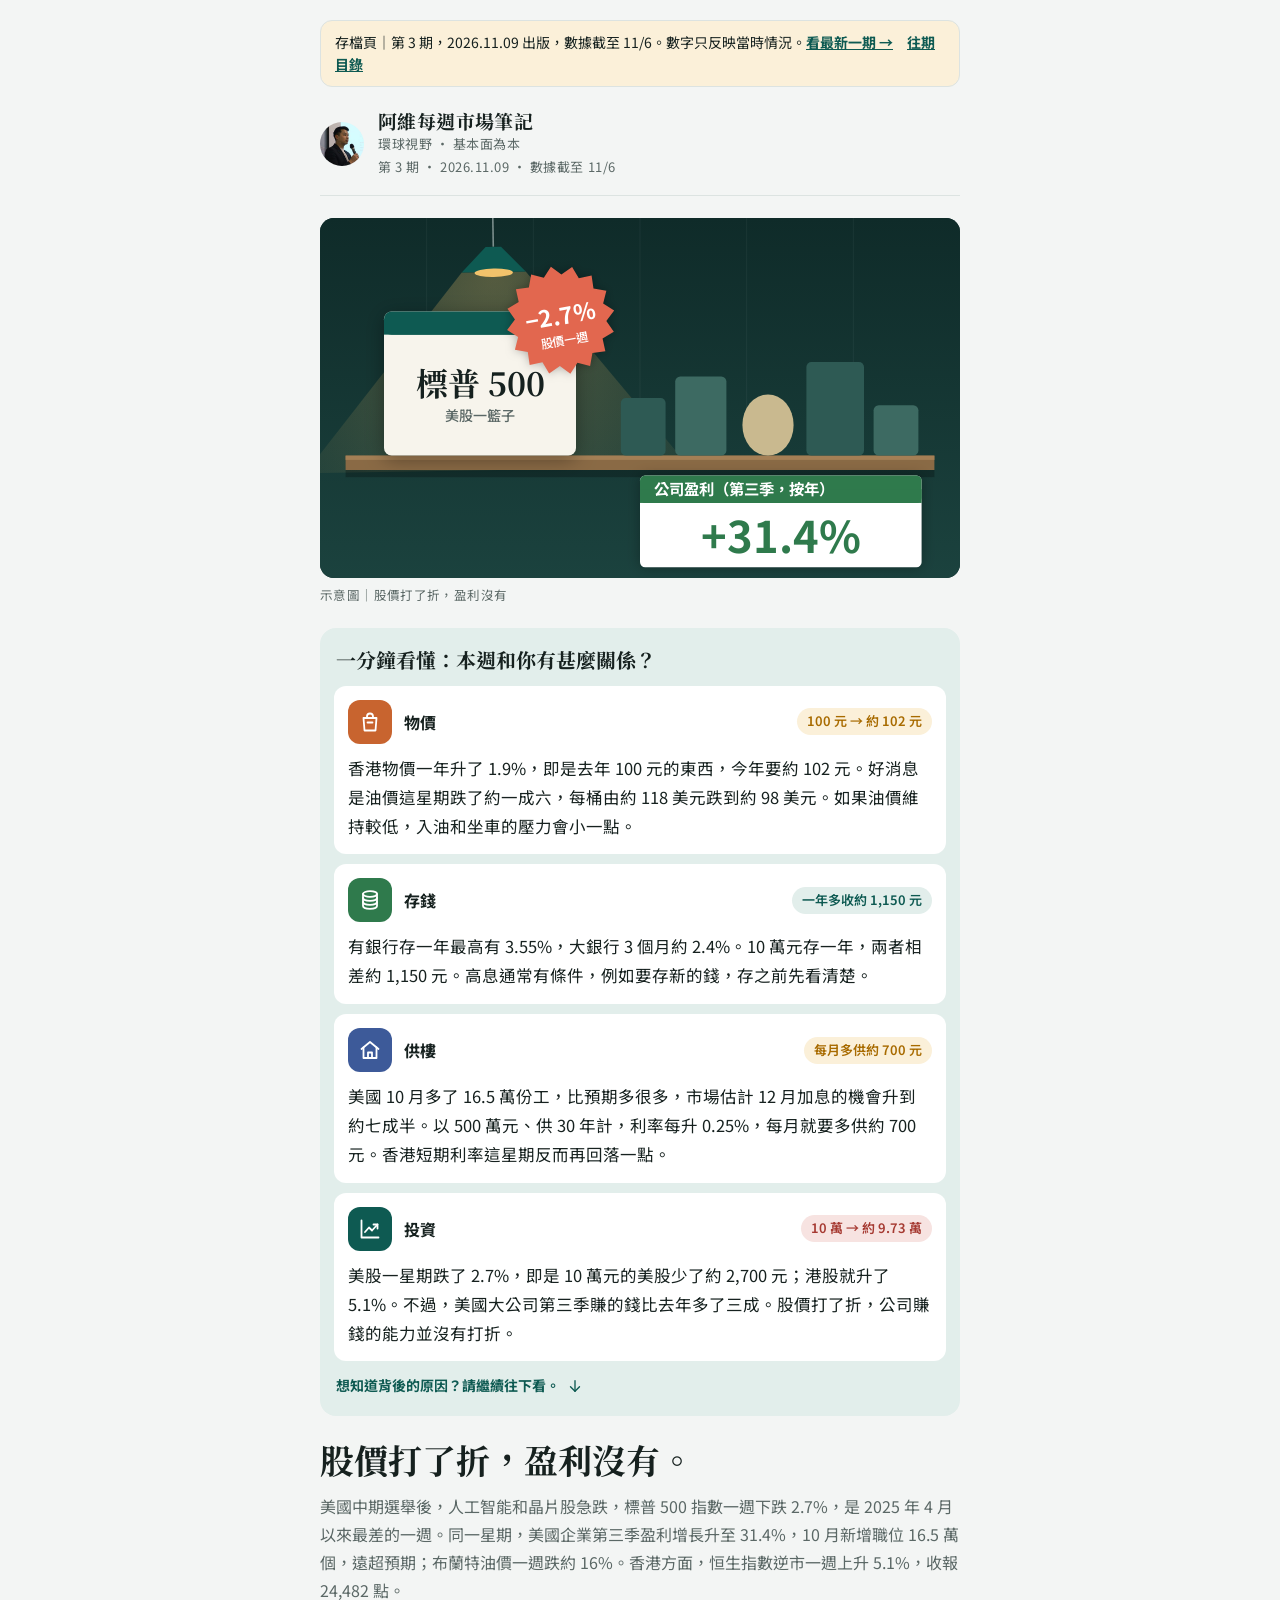
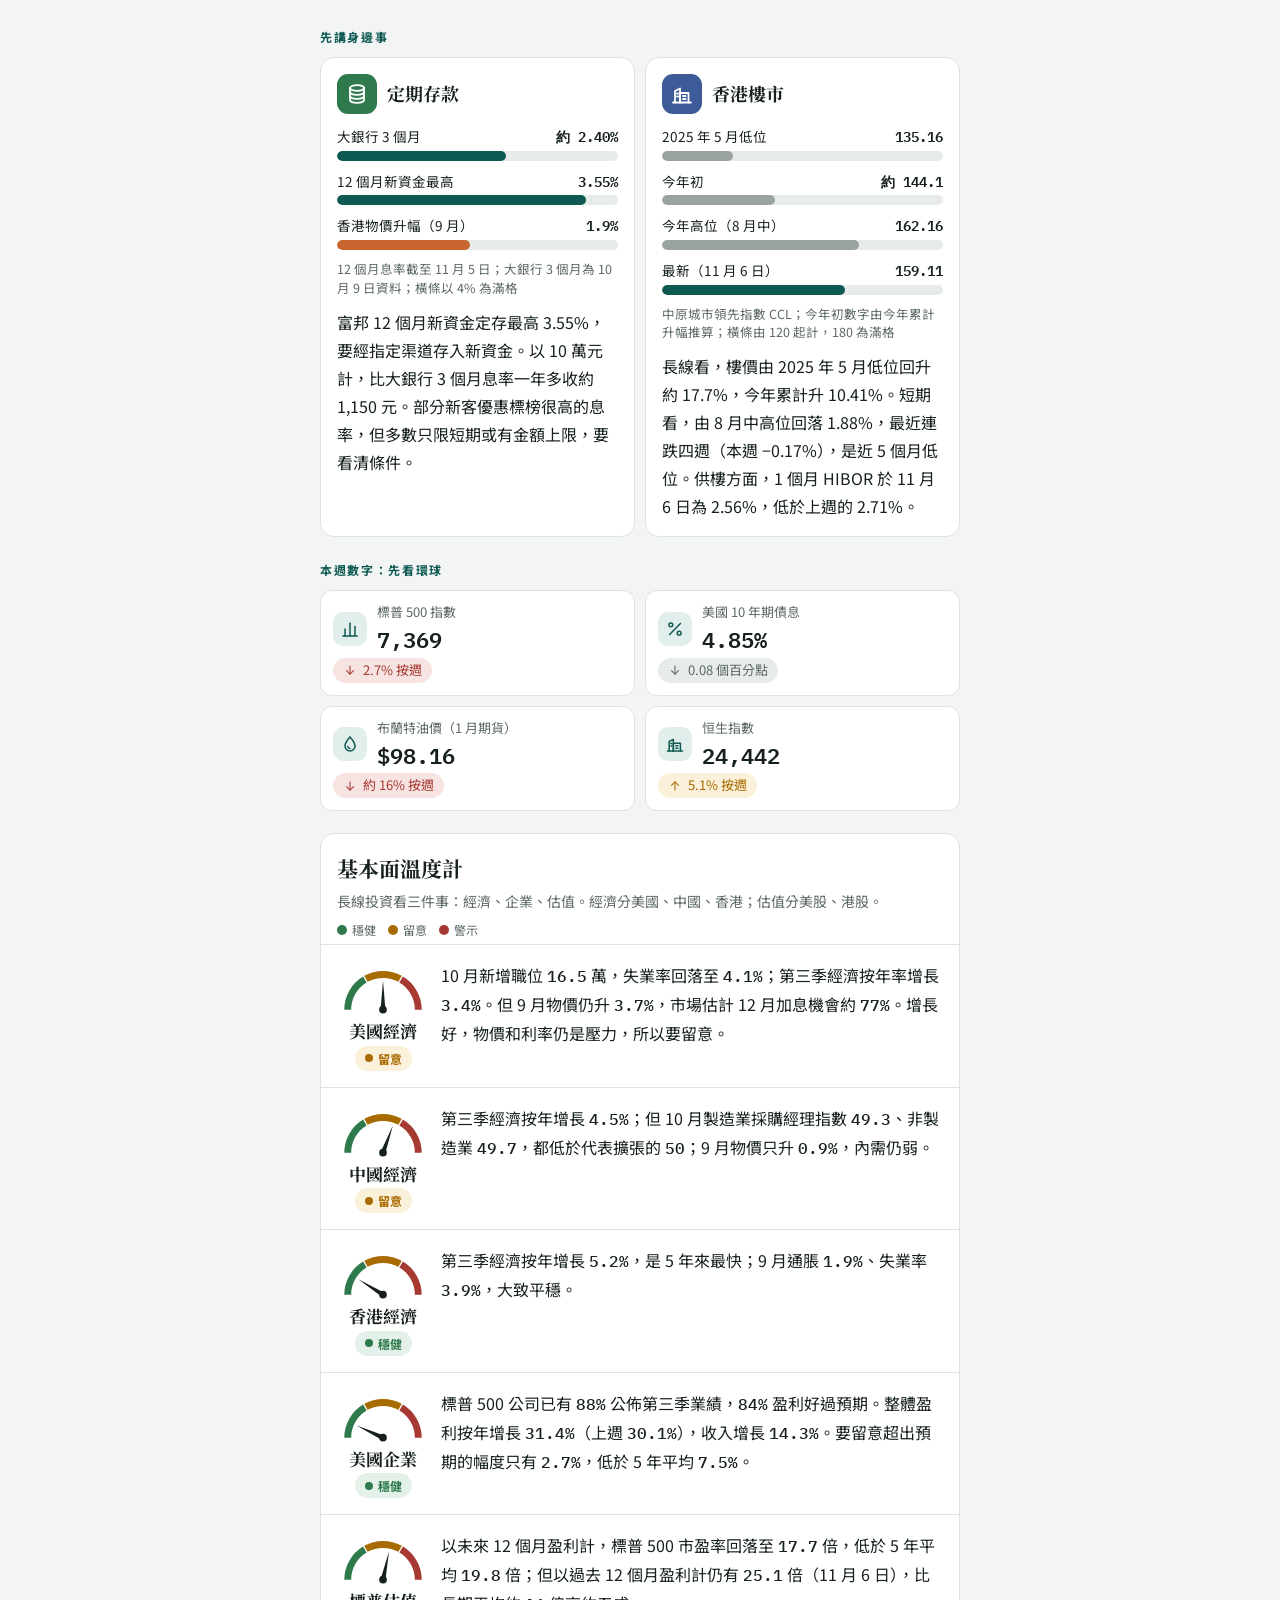
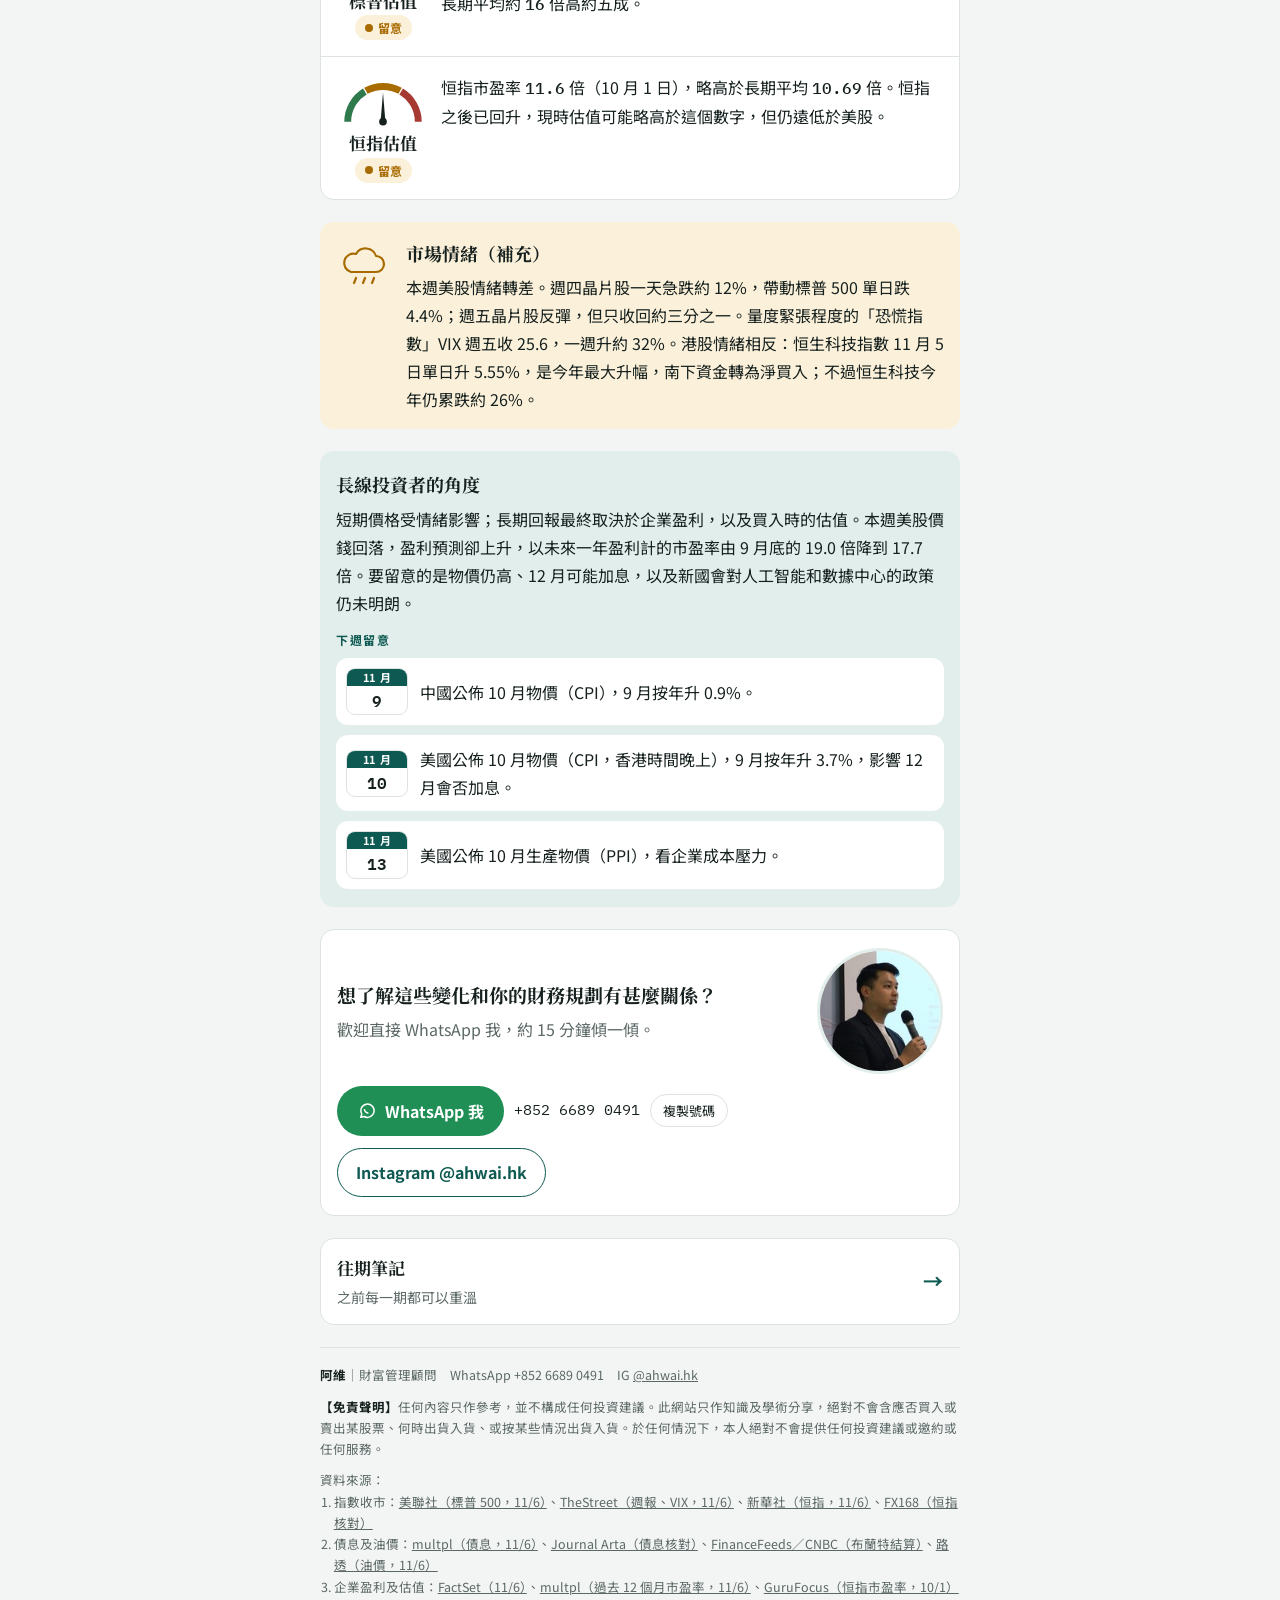
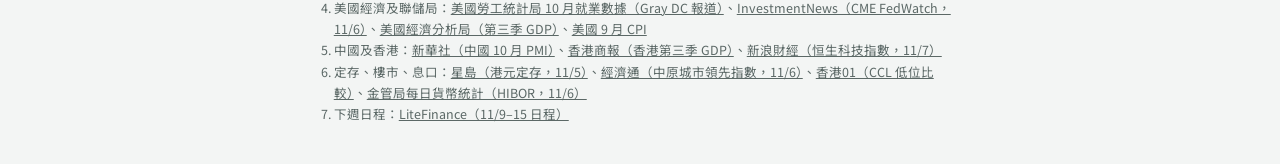
<file: issues/2026-11-09.html>
<!doctype html>
<html lang="zh-Hant">
<head>
<meta charset="utf-8">
<meta name="viewport" content="width=device-width, initial-scale=1, viewport-fit=cover">
<meta name="description" content="一分鐘看懂本週市場：環球視野，基本面為本。">
<meta property="og:type" content="article">
<meta property="og:title" content="阿維每週市場筆記｜第 3 期（存檔）">
<meta property="og:description" content="一分鐘看懂本週市場，以及它和你的存款、供樓、投資有甚麼關係。">
<meta property="og:image" content="https://ahwai79.github.io/weekly/issues/og/2026-11-09.png">
<meta property="og:url" content="https://ahwai79.github.io/weekly/issues/2026-11-09.html">
<style>:root{padding-top:env(safe-area-inset-top,0px);padding-bottom:env(safe-area-inset-bottom,0px)}body{margin:0}img{max-width:100%}[hidden]{display:none!important}</style>
<title>阿維每週市場筆記</title>
<meta name="claude:viewport-fit-sides" content="cover">
<link rel="preconnect" href="https://fonts.googleapis.com">
<link rel="preconnect" href="https://fonts.gstatic.com" crossorigin>
<link rel="stylesheet" href="https://fonts.googleapis.com/css2?family=Noto+Serif+TC:wght@600;700&family=Noto+Sans+TC:wght@400;500;700&family=IBM+Plex+Mono:wght@500;600&display=swap">
<style>
/* Layout: one narrow reading column, like a printed client letter, with infographic touches: icon chips, bars, gauges and a gently animated hero. */
:root{
  --bg:#F3F5F4; --paper:#FFFFFF; --ink:#16211F; --muted:#5B6866; --line:#DCE3E1;
  --accent:#0E5A52; --accent-soft:#E2EEEB;
  --ok:#2F7A4C; --ok-soft:#E3F1E8; --warn:#A86B00; --warn-soft:#FBF0D9; --bad:#A63A32; --bad-soft:#F7E3E1;
  --track:#E7ECEA;
  --serif:"Noto Serif TC","Songti TC","PMingLiU",serif;
  --sans:"Noto Sans TC","PingFang TC","Microsoft JhengHei",system-ui,sans-serif;
  --mono:"IBM Plex Mono",ui-monospace,"SFMono-Regular",Menlo,monospace;
}
@media (prefers-color-scheme: dark){:root:not([data-theme="light"]){
  --bg:#0F1615; --paper:#162120; --ink:#E6ECEA; --muted:#9AA9A6; --line:#2A3735;
  --accent:#6CC3B6; --accent-soft:#1D312E;
  --ok:#7FCB98; --ok-soft:#1B2E23; --warn:#E6B65A; --warn-soft:#33291A; --bad:#EE8F86; --bad-soft:#3A2220;
  --track:#24312F;
  color-scheme:dark}}
:root[data-theme="dark"]{
  --bg:#0F1615; --paper:#162120; --ink:#E6ECEA; --muted:#9AA9A6; --line:#2A3735;
  --accent:#6CC3B6; --accent-soft:#1D312E;
  --ok:#7FCB98; --ok-soft:#1B2E23; --warn:#E6B65A; --warn-soft:#33291A; --bad:#EE8F86; --bad-soft:#3A2220;
  --track:#24312F;
  color-scheme:dark}
body{background:var(--bg);color:var(--ink);font-family:var(--sans);font-size:16px;line-height:1.75;-webkit-font-smoothing:antialiased}
.wrap{max-width:640px;margin:0 auto;padding-left:max(16px,env(safe-area-inset-left,0px));padding-right:max(16px,env(safe-area-inset-right,0px));padding-block:20px 40px;display:flex;flex-direction:column;gap:22px}
svg.i{width:24px;height:24px;fill:none;stroke:currentColor;stroke-width:1.8;stroke-linecap:round;stroke-linejoin:round;flex:none}

/* masthead */
.mast{display:flex;align-items:center;gap:14px;padding-bottom:16px;border-bottom:1px solid var(--line)}
.avatar{width:44px;height:44px;border-radius:50%;background:var(--accent);flex:none;overflow:hidden}
.avatar img{width:100%;height:100%;object-fit:cover;display:block}
.mast-text{min-width:0}
.brand{font-family:var(--serif);font-weight:700;font-size:19px;letter-spacing:.02em;line-height:1.3}
.issue{font-size:13px;color:var(--muted);letter-spacing:.04em}

/* hero */
.hero{margin:0;display:flex;flex-direction:column;gap:6px}
.hero canvas{display:block;width:100%;max-width:100%;aspect-ratio:16/9;border-radius:14px;background:#10292C}
.hero figcaption{font-size:12.5px;color:var(--muted);letter-spacing:.03em}

/* one-minute summary */
.simple{background:var(--accent-soft);border-radius:16px;padding:18px 14px;display:flex;flex-direction:column;gap:12px}
.simple h2{font-family:var(--serif);font-size:20px;line-height:1.4;margin:0 2px;text-wrap:balance}
.simple-list{list-style:none;margin:0;padding:0;display:flex;flex-direction:column;gap:10px}
.simple-list li{background:var(--paper);border-radius:12px;padding:14px;display:grid;grid-template-columns:44px minmax(0,1fr);gap:10px 12px;align-items:center}
.simple-list li > div{display:contents}
.ico{width:44px;height:44px;border-radius:12px;display:grid;place-items:center;color:#fff}
.ico.c1{background:#C8642F} .ico.c2{background:#2F7A4C} .ico.c3{background:#3D5A99} .ico.c4{background:#0E5A52}
.simple-list .head{display:flex;align-items:center;justify-content:space-between;gap:6px 8px;flex-wrap:wrap;min-width:0}
.simple-list .tag{font-weight:700;font-size:16px}
.chip{font-family:var(--sans);font-size:13px;font-weight:600;border-radius:999px;padding:2px 10px;background:var(--accent-soft);color:var(--accent);white-space:nowrap;font-variant-numeric:tabular-nums}
.chip.warn{background:var(--warn-soft);color:var(--warn)} .chip.bad{background:var(--bad-soft);color:var(--bad)}
.simple-list p{grid-column:1 / -1;margin:0;font-size:16.5px;line-height:1.75}
.simple-more{margin:0 2px;font-size:14px;color:var(--accent);font-weight:700;display:flex;align-items:center;gap:6px}
.simple-more svg{width:18px;height:18px;animation:nudge 1.6s ease-in-out infinite}
@keyframes nudge{0%,100%{transform:translateY(0)}50%{transform:translateY(4px)}}

/* lead */
.lead h1{font-family:var(--serif);font-weight:700;font-size:clamp(26px,7vw,34px);line-height:1.3;margin:0 0 10px;text-wrap:balance}
.lead p{margin:0;color:var(--muted)}
.section-label{font-size:12px;letter-spacing:.14em;color:var(--accent);font-weight:700;margin:0 0 10px}

/* life cards */
.life-grid{display:grid;grid-template-columns:repeat(2,minmax(0,1fr));gap:10px}
@media (max-width:520px){.life-grid{grid-template-columns:1fr}}
.life-card{background:var(--paper);border:1px solid var(--line);border-radius:14px;padding:16px;display:flex;flex-direction:column;gap:10px;min-width:0}
.life-card .top{display:flex;align-items:center;gap:10px}
.life-card .top .ico{width:40px;height:40px;border-radius:11px}
.life-card h3{font-family:var(--serif);font-size:18px;margin:0}
.life-card .cap{font-size:12.5px;color:var(--muted);margin:0;line-height:1.5}
.life-card p{margin:0}
.bars{display:flex;flex-direction:column;gap:8px;margin:0;padding:0;list-style:none}
.bars li{display:grid;grid-template-columns:minmax(0,1fr) auto;gap:2px 10px;font-size:13.5px;align-items:baseline}
.bars .val{font-family:var(--mono);font-weight:600;font-variant-numeric:tabular-nums}
.bars .track{grid-column:1 / -1;height:10px;border-radius:999px;background:var(--track);overflow:hidden}
.bars .fill{display:block;height:100%;width:var(--w);border-radius:999px;background:var(--accent);transform-origin:left;transition:transform 1.1s cubic-bezier(.2,.8,.2,1)}
.bars .fill.alt{background:#C8642F} .bars .fill.soft{background:var(--muted);opacity:.55}

/* stats */
.stats{display:grid;grid-template-columns:repeat(2,minmax(0,1fr));gap:10px}
.stat{background:var(--paper);border:1px solid var(--line);border-radius:12px;padding:12px;min-width:0;display:grid;grid-template-columns:auto minmax(0,1fr);gap:4px 10px;align-items:center}
.stat .ico{width:34px;height:34px;border-radius:10px;background:var(--accent-soft);color:var(--accent);grid-row:span 2}
.stat .ico svg{width:20px;height:20px}
.stat .k{font-size:13px;color:var(--muted);line-height:1.4}
.stat .v{font-family:var(--mono);font-weight:600;font-size:clamp(18px,4.8vw,22px);font-variant-numeric:tabular-nums;line-height:1.3}
.stat .d{grid-column:1 / -1;font-family:var(--sans);font-size:13px;font-variant-numeric:tabular-nums;display:inline-flex;align-items:center;gap:6px;justify-self:start;border-radius:999px;padding:1px 10px}
.d.down{color:var(--bad);background:var(--bad-soft)} .d.up{color:var(--warn);background:var(--warn-soft)} .d.flat{color:var(--muted);background:var(--track)}
@media (max-width:360px){.stats{grid-template-columns:1fr}}

/* thermometer with gauges */
.thermo{background:var(--paper);border:1px solid var(--line);border-radius:14px;overflow:hidden}
.thermo-head{padding:16px 16px 4px}
.thermo-head h2{font-family:var(--serif);font-size:21px;margin:0}
.thermo-head p{margin:2px 0 0;font-size:14px;color:var(--muted)}
.legend{display:flex;gap:12px;flex-wrap:wrap;font-size:12px;color:var(--muted);margin-top:6px}
.legend span{display:inline-flex;align-items:center;gap:5px}
.legend i{width:10px;height:10px;border-radius:50%;display:inline-block}
.row{display:grid;grid-template-columns:92px minmax(0,1fr);gap:12px;padding:16px;border-top:1px solid var(--line)}
.row:first-of-type{border-top:0}
.gauge{display:flex;flex-direction:column;align-items:center;gap:4px}
.gauge svg{width:92px;height:56px;overflow:visible}
.gauge .seg{fill:none;stroke-width:9;stroke-linecap:butt}
.gauge .needle{transform-box:view-box;transform-origin:60px 60px;transform:rotate(-90deg);transition:transform 1.3s cubic-bezier(.3,1.35,.5,1)}
.gauge.in .needle{transform:rotate(var(--a))}
.gauge .name{font-family:var(--serif);font-weight:700;font-size:17px;line-height:1.2}
.pill{font-size:12px;font-weight:700;border-radius:999px;padding:2px 10px;white-space:nowrap;display:inline-flex;align-items:center;gap:5px}
.pill::before{content:"";width:8px;height:8px;border-radius:50%;background:currentColor}
.pill.ok{color:var(--ok);background:var(--ok-soft)} .pill.warn{color:var(--warn);background:var(--warn-soft)} .pill.bad{color:var(--bad);background:var(--bad-soft)}
.row p{margin:0;min-width:0}
.num{font-family:var(--mono);font-variant-numeric:tabular-nums;font-weight:500}

/* mood */
.mood{display:grid;grid-template-columns:56px minmax(0,1fr);gap:14px;align-items:start;background:var(--warn-soft);border-radius:14px;padding:16px}
.mood .wx{width:56px;height:56px;color:var(--warn)}
.mood .wx .drop{animation:rain 1.4s linear infinite}
.mood .wx .drop:nth-of-type(2){animation-delay:.45s} .mood .wx .drop:nth-of-type(3){animation-delay:.9s}
@keyframes rain{0%{transform:translateY(-3px);opacity:0}30%{opacity:1}100%{transform:translateY(6px);opacity:0}}
.mood h3,.view h3{font-family:var(--serif);font-size:18px;margin:0 0 4px}
.mood p{margin:0;color:var(--ink)}

/* view + calendar tiles */
.view{background:var(--accent-soft);border-radius:14px;padding:18px 16px}
.view p{margin:0 0 12px}
.watch{list-style:none;margin:0;padding:0;display:flex;flex-direction:column;gap:10px}
.watch li{display:grid;grid-template-columns:62px minmax(0,1fr);gap:12px;align-items:center;background:var(--paper);border-radius:12px;padding:10px}
.cal{border-radius:9px;overflow:hidden;border:1px solid var(--line);text-align:center;background:var(--paper);line-height:1.2}
.cal .m{display:block;background:var(--accent);color:var(--paper);font-size:11px;font-weight:700;padding:2px 0;letter-spacing:.06em}
.cal .dd{display:block;font-family:var(--mono);font-weight:600;font-size:16px;padding:5px 0 4px;font-variant-numeric:tabular-nums}

/* special issue: reasons box */
.why{background:var(--paper);border:1px solid var(--line);border-radius:14px;padding:18px 16px}
.why .watch li{background:var(--accent-soft)}
.watch .ico{justify-self:center}
.watch strong{color:var(--ink)}

/* contact */
.cta{background:var(--paper);border:1px solid var(--line);border-radius:14px;padding:18px 16px;display:flex;flex-direction:column;gap:12px}
.cta h3{font-family:var(--serif);font-size:19px;margin:0}
.cta p{margin:0;color:var(--muted)}
.cta-top{display:grid;grid-template-columns:minmax(0,1fr) auto;gap:6px 14px;align-items:center}
.cta-top h3{margin-bottom:4px}
.cta-photo{width:120px;height:120px;border-radius:50%;overflow:hidden;flex:none;border:3px solid var(--accent-soft);background:var(--accent)}
.cta-photo img{width:100%;height:100%;object-fit:cover;display:block}
@media (max-width:400px){.cta-photo{width:100px;height:100px}}
.cta-actions{display:flex;flex-wrap:wrap;gap:10px;align-items:center}
.btn{display:inline-flex;align-items:center;gap:8px;background:var(--accent);color:var(--paper);text-decoration:none;font-weight:700;border-radius:999px;padding:11px 20px;border:0;font-size:16px;font-family:var(--sans);cursor:pointer}
.btn svg{width:20px;height:20px}
.btn.wa{background:#1F8F55;color:#fff}
.btn.ghost{background:transparent;color:var(--accent);border:1.5px solid var(--accent);padding:9.5px 18px}
.btn:focus-visible,.copy:focus-visible{outline:3px solid var(--warn);outline-offset:2px}
.phone{font-family:var(--mono);font-size:15px;user-select:all}
.copy{background:none;border:1px solid var(--line);color:var(--ink);border-radius:999px;padding:6px 12px;font-size:13px;cursor:pointer;font-family:var(--sans)}
.fine{font-size:12.5px;line-height:1.7;color:var(--muted);border-top:1px solid var(--line);padding-top:16px;display:flex;flex-direction:column;gap:10px}
.fine strong{color:var(--ink)}
.fine a{color:var(--muted)}
.src{margin:0;padding-left:1.1em}

/* scroll reveal: only armed by script, so the page reads fine without it */
.js-anim .rv{opacity:0;transform:translateY(16px);transition:opacity .7s ease,transform .7s ease}
.js-anim .rv.in{opacity:1;transform:none}
.js-anim .bars .fill{transform:scaleX(0)}
.js-anim .in .bars .fill,.js-anim .bars.in .fill{transform:scaleX(1)}
@media (prefers-reduced-motion: reduce){
  .js-anim .rv{opacity:1;transform:none;transition:none}
  .js-anim .bars .fill{transform:none;transition:none}
  .gauge .needle{transition:none}
  .simple-more svg,.mood .wx .drop{animation:none}
}
.past{display:flex;align-items:center;justify-content:space-between;gap:12px;background:var(--paper);border:1px solid var(--line);border-radius:14px;padding:14px 16px;color:var(--ink);text-decoration:none}.past strong{font-family:var(--serif);font-size:17px}.past span{color:var(--muted);font-size:14px}.past b{color:var(--accent);font-size:20px;line-height:1}.past:focus-visible{outline:3px solid var(--warn);outline-offset:2px}
</style>
<style id="archive-css">.arch{background:var(--warn-soft);color:var(--ink);border:1px solid var(--line);border-radius:12px;padding:10px 14px;font-size:14px;line-height:1.6}.arch a{color:var(--accent);font-weight:700}</style>
</head>
<body>
<!-- Icon sprite: line icons drawn for this page, coloured with currentColor. -->
<svg width="0" height="0" style="position:absolute" aria-hidden="true">
  <symbol id="i-bag" viewBox="0 0 24 24"><path d="M5.5 8h13l-1 12.5h-11z"/><path d="M9 8V6.5a3 3 0 0 1 6 0V8"/><path d="M9.5 12.5h5"/></symbol>
  <symbol id="i-coins" viewBox="0 0 24 24"><ellipse cx="12" cy="6" rx="7" ry="2.8"/><path d="M5 6v4c0 1.5 3.1 2.8 7 2.8s7-1.3 7-2.8V6"/><path d="M5 10v4c0 1.5 3.1 2.8 7 2.8s7-1.3 7-2.8v-4"/><path d="M5 14v4c0 1.5 3.1 2.8 7 2.8s7-1.3 7-2.8v-4"/></symbol>
  <symbol id="i-home" viewBox="0 0 24 24"><path d="M3.5 11 12 4l8.5 7"/><path d="M5.5 9.5V20h13V9.5"/><path d="M10 20v-5.5h4V20"/></symbol>
  <symbol id="i-trend" viewBox="0 0 24 24"><path d="M3.5 3.5v17h17"/><path d="m7 15 4-4.5 3 3 5.5-6"/><path d="M15.5 7.5h4v4"/></symbol>
  <symbol id="i-bars" viewBox="0 0 24 24"><path d="M6 20v-8"/><path d="M12 20V5"/><path d="M18 20v-11"/><path d="M3.5 20.5h17"/></symbol>
  <symbol id="i-pct" viewBox="0 0 24 24"><path d="M18.5 5.5l-13 13"/><circle cx="7" cy="7" r="2.3"/><circle cx="17" cy="17" r="2.3"/></symbol>
  <symbol id="i-drop" viewBox="0 0 24 24"><path d="M12 3.5s6 6.6 6 10.8a6 6 0 0 1-12 0C6 10.1 12 3.5 12 3.5z"/><path d="M9.3 15a2.8 2.8 0 0 0 2.7 2.4"/></symbol>
  <symbol id="i-city" viewBox="0 0 24 24"><path d="M3 20.5h18"/><path d="M5 20.5V9l5-2.5v14"/><path d="M10 20.5V11h8.5v9.5"/><path d="M13 14h2.5M13 17h2.5M7 11.5h1M7 14.5h1"/></symbol>
  <symbol id="i-down" viewBox="0 0 24 24"><path d="M12 5v14"/><path d="m6 13 6 6 6-6"/></symbol>
  <symbol id="i-up" viewBox="0 0 24 24"><path d="M12 19V5"/><path d="m6 11 6-6 6 6"/></symbol>
  <symbol id="i-chat" viewBox="0 0 24 24"><path d="M4.5 19.5l1.2-3.7A8 8 0 1 1 8.6 18.6z"/><path d="M9 10.5c.3 1.8 2 3.6 4 4"/></symbol>
</svg>

<div class="wrap">
  <!-- archive-banner -->
  <div class="arch">存檔頁｜第 3 期，2026.11.09 出版，數據截至 11/6。數字只反映當時情況。<a href="https://ahwai79.github.io/weekly/">看最新一期 →</a>　<a href="https://ahwai79.github.io/weekly/issues/">往期目錄</a></div>
  <header class="mast">
    <div class="avatar"><img src="[data-uri]" alt="阿維"></div>
    <div class="mast-text">
      <div class="brand">阿維每週市場筆記</div>
      <div class="issue">環球視野 · 基本面為本</div>
      <div class="issue">第 3 期 · 2026.11.09 · 數據截至 11/6</div>
    </div>
  </header>

  <figure class="hero">
    <canvas id="hero" role="img" aria-label="示意圖：貨架上的標普 500 貼上減價貼紙，股價一週跌 2.7%；價錢牌寫著公司第三季盈利按年增長 31.4%" data-weather="indoor"></canvas>
    <figcaption>示意圖｜股價打了折，盈利沒有</figcaption>
  </figure>

  <section class="simple" aria-labelledby="simple-title">
    <h2 id="simple-title">一分鐘看懂：本週和你有甚麼關係？</h2>
    <ul class="simple-list">
      <li class="rv">
        <span class="ico c1"><svg class="i"><use href="#i-bag"/></svg></span>
        <div>
          <div class="head"><span class="tag">物價</span><span class="chip warn">100 元 → 約 102 元</span></div>
          <p>香港物價一年升了 1.9%，即是去年 100 元的東西，今年要約 102 元。好消息是油價這星期跌了約一成六，每桶由約 118 美元跌到約 98 美元。如果油價維持較低，入油和坐車的壓力會小一點。</p>
        </div>
      </li>
      <li class="rv">
        <span class="ico c2"><svg class="i"><use href="#i-coins"/></svg></span>
        <div>
          <div class="head"><span class="tag">存錢</span><span class="chip">一年多收約 1,150 元</span></div>
          <p>有銀行存一年最高有 3.55%，大銀行 3 個月約 2.4%。10 萬元存一年，兩者相差約 1,150 元。高息通常有條件，例如要存新的錢，存之前先看清楚。</p>
        </div>
      </li>
      <li class="rv">
        <span class="ico c3"><svg class="i"><use href="#i-home"/></svg></span>
        <div>
          <div class="head"><span class="tag">供樓</span><span class="chip warn">每月多供約 700 元</span></div>
          <p>美國 10 月多了 16.5 萬份工，比預期多很多，市場估計 12 月加息的機會升到約七成半。以 500 萬元、供 30 年計，利率每升 0.25%，每月就要多供約 700 元。香港短期利率這星期反而再回落一點。</p>
        </div>
      </li>
      <li class="rv">
        <span class="ico c4"><svg class="i"><use href="#i-trend"/></svg></span>
        <div>
          <div class="head"><span class="tag">投資</span><span class="chip bad">10 萬 → 約 9.73 萬</span></div>
          <p>美股一星期跌了 2.7%，即是 10 萬元的美股少了約 2,700 元；港股就升了 5.1%。不過，美國大公司第三季賺的錢比去年多了三成。股價打了折，公司賺錢的能力並沒有打折。</p>
        </div>
      </li>
    </ul>
    <p class="simple-more">想知道背後的原因？請繼續往下看。<svg class="i"><use href="#i-down"/></svg></p>
  </section>

  <section class="lead rv">
    <h1>股價打了折，盈利沒有。</h1>
    <p>美國中期選舉後，人工智能和晶片股急跌，標普 500 指數一週下跌 2.7%，是 2025 年 4 月以來最差的一週。同一星期，美國企業第三季盈利增長升至 31.4%，10 月新增職位 16.5 萬個，遠超預期；布蘭特油價一週跌約 16%。香港方面，恒生指數逆市一週上升 5.1%，收報 24,482 點。</p>
  </section>

  <section class="life" aria-labelledby="life-title">
    <p class="section-label" id="life-title">先講身邊事</p>
    <div class="life-grid">
      <article class="life-card rv">
        <div class="top"><span class="ico c2"><svg class="i"><use href="#i-coins"/></svg></span><h3>定期存款</h3></div>
        <ul class="bars" aria-label="港元定存息率與香港通脹比較">
          <li><span>大銀行 3 個月</span><span class="val">約 2.40%</span><span class="track"><span class="fill" style="--w:60%"></span></span></li>
          <li><span>12 個月新資金最高</span><span class="val">3.55%</span><span class="track"><span class="fill" style="--w:88.75%"></span></span></li>
          <li><span>香港物價升幅（9 月）</span><span class="val">1.9%</span><span class="track"><span class="fill alt" style="--w:47.5%"></span></span></li>
        </ul>
        <p class="cap">12 個月息率截至 11 月 5 日；大銀行 3 個月為 10 月 9 日資料；橫條以 4% 為滿格</p>
        <p>富邦 12 個月新資金定存最高 3.55%，要經指定渠道存入新資金。以 10 萬元計，比大銀行 3 個月息率一年多收約 1,150 元。部分新客優惠標榜很高的息率，但多數只限短期或有金額上限，要看清條件。</p>
      </article>
      <article class="life-card rv">
        <div class="top"><span class="ico c3"><svg class="i"><use href="#i-city"/></svg></span><h3>香港樓市</h3></div>
        <ul class="bars" aria-label="中原城市領先指數：長線走勢">
          <li><span>2025 年 5 月低位</span><span class="val">135.16</span><span class="track"><span class="fill soft" style="--w:25.27%"></span></span></li>
          <li><span>今年初</span><span class="val">約 144.1</span><span class="track"><span class="fill soft" style="--w:40.18%"></span></span></li>
          <li><span>今年高位（8 月中）</span><span class="val">162.16</span><span class="track"><span class="fill soft" style="--w:70.27%"></span></span></li>
          <li><span>最新（11 月 6 日）</span><span class="val">159.11</span><span class="track"><span class="fill" style="--w:65.18%"></span></span></li>
        </ul>
        <p class="cap">中原城市領先指數 CCL；今年初數字由今年累計升幅推算；橫條由 120 起計，180 為滿格</p>
        <p>長線看，樓價由 2025 年 5 月低位回升約 17.7%，今年累計升 10.41%。短期看，由 8 月中高位回落 1.88%，最近連跌四週（本週 −0.17%），是近 5 個月低位。供樓方面，1 個月 HIBOR 於 11 月 6 日為 2.56%，低於上週的 2.71%。</p>
      </article>
    </div>
  </section>

  <section>
    <p class="section-label">本週數字：先看環球</p>
    <div class="stats">
      <div class="stat rv"><span class="ico"><svg class="i"><use href="#i-bars"/></svg></span><div class="k">標普 500 指數</div><div class="v" data-count="7377" data-dec="0">7,377</div><div class="d down"><svg class="i" style="width:14px;height:14px"><use href="#i-down"/></svg>2.7% 按週</div></div>
      <div class="stat rv"><span class="ico"><svg class="i"><use href="#i-pct"/></svg></span><div class="k">美國 10 年期債息</div><div class="v" data-count="4.86" data-dec="2" data-suffix="%">4.86%</div><div class="d flat"><svg class="i" style="width:14px;height:14px"><use href="#i-down"/></svg>0.08 個百分點</div></div>
      <div class="stat rv"><span class="ico"><svg class="i"><use href="#i-drop"/></svg></span><div class="k">布蘭特油價（1 月期貨）</div><div class="v" data-count="98.32" data-dec="2" data-prefix="$">$98.32</div><div class="d down"><svg class="i" style="width:14px;height:14px"><use href="#i-down"/></svg>約 16% 按週</div></div>
      <div class="stat rv"><span class="ico"><svg class="i"><use href="#i-city"/></svg></span><div class="k">恒生指數</div><div class="v" data-count="24482" data-dec="0">24,482</div><div class="d up"><svg class="i" style="width:14px;height:14px"><use href="#i-up"/></svg>5.1% 按週</div></div>
    </div>
  </section>

  <section class="thermo" aria-labelledby="thermo-title">
    <div class="thermo-head">
      <h2 id="thermo-title">基本面溫度計</h2>
      <p>長線投資看三件事：經濟、企業、估值。經濟分美國、中國、香港；估值分美股、港股。</p>
      <div class="legend" aria-hidden="true"><span><i style="background:var(--ok)"></i>穩健</span><span><i style="background:var(--warn)"></i>留意</span><span><i style="background:var(--bad)"></i>警示</span></div>
    </div>
    <div class="row">
      <div class="gauge" style="--a:0deg"><svg viewBox="0 0 120 66" aria-hidden="true"></svg><span class="name">美國經濟</span><span class="pill warn">留意</span></div>
      <p>10 月新增職位 <span class="num">16.5</span> 萬，失業率回落至 <span class="num">4.1%</span>；第三季經濟按年率增長 <span class="num">3.4%</span>。但 9 月物價仍升 <span class="num">3.7%</span>，市場估計 12 月加息機會約 <span class="num">77%</span>。增長好，物價和利率仍是壓力，所以要留意。</p>
    </div>
    <div class="row">
      <div class="gauge" style="--a:20deg"><svg viewBox="0 0 120 66" aria-hidden="true"></svg><span class="name">中國經濟</span><span class="pill warn">留意</span></div>
      <p>第三季經濟按年增長 <span class="num">4.5%</span>；但 10 月製造業採購經理指數 <span class="num">49.3</span>、非製造業 <span class="num">49.7</span>，都低於代表擴張的 <span class="num">50</span>；9 月物價只升 <span class="num">0.9%</span>，內需仍弱。</p>
    </div>
    <div class="row">
      <div class="gauge" style="--a:-58deg"><svg viewBox="0 0 120 66" aria-hidden="true"></svg><span class="name">香港經濟</span><span class="pill ok">穩健</span></div>
      <p>第三季經濟按年增長 <span class="num">5.2%</span>，是 5 年來最快；9 月通脹 <span class="num">1.9%</span>、失業率 <span class="num">3.9%</span>，大致平穩。</p>
    </div>
    <div class="row">
      <div class="gauge" style="--a:-65deg"><svg viewBox="0 0 120 66" aria-hidden="true"></svg><span class="name">美國企業</span><span class="pill ok">穩健</span></div>
      <p>標普 500 公司已有 <span class="num">88%</span> 公佈第三季業績，<span class="num">84%</span> 盈利好過預期。整體盈利按年增長 <span class="num">31.4%</span>（上週 <span class="num">30.1%</span>），收入增長 <span class="num">14.3%</span>。要留意超出預期的幅度只有 <span class="num">2.7%</span>，低於 5 年平均 <span class="num">7.5%</span>。</p>
    </div>
    <div class="row">
      <div class="gauge" style="--a:12deg"><svg viewBox="0 0 120 66" aria-hidden="true"></svg><span class="name">標普估值</span><span class="pill warn">留意</span></div>
      <p>以未來 12 個月盈利計，標普 500 市盈率回落至 <span class="num">17.7</span> 倍，低於 5 年平均 <span class="num">19.8</span> 倍；但以過去 12 個月盈利計仍有 <span class="num">25.1</span> 倍（11 月 6 日），比長期平均約 <span class="num">16</span> 倍高約五成。</p>
    </div>
    <div class="row">
      <div class="gauge" style="--a:0deg"><svg viewBox="0 0 120 66" aria-hidden="true"></svg><span class="name">恒指估值</span><span class="pill warn">留意</span></div>
      <p>恒指市盈率 <span class="num">11.6</span> 倍（10 月 1 日），略高於長期平均 <span class="num">10.69</span> 倍。恒指之後已回升，現時估值可能略高於這個數字，但仍遠低於美股。</p>
    </div>
  </section>

  <section class="mood rv">
    <svg class="wx" viewBox="0 0 56 56" aria-hidden="true" fill="none" stroke="currentColor" stroke-width="2.2" stroke-linecap="round" stroke-linejoin="round">
      <path d="M15 34h25a8 8 0 0 0 0-16 11 11 0 0 0-20-2 9 9 0 0 0-5 18z"/>
      <path class="drop" d="M20 40l-2 5"/>
      <path class="drop" d="M29 40l-2 5"/>
      <path class="drop" d="M38 40l-2 5"/>
    </svg>
    <div>
      <h3>市場情緒（補充）</h3>
      <p>本週美股情緒轉差。週四晶片股一天急跌約 12%，帶動標普 500 單日跌 4.4%；週五晶片股反彈，但只收回約三分之一。量度緊張程度的「恐慌指數」VIX 週五收 25.6，一週升約 32%。港股情緒相反：恒生科技指數 11 月 5 日單日升 5.55%，是今年最大升幅，南下資金轉為淨買入；不過恒生科技今年仍累跌約 26%。</p>
    </div>
  </section>

  <section class="view rv">
    <h3>長線投資者的角度</h3>
    <p>短期價格受情緒影響；長期回報最終取決於企業盈利，以及買入時的估值。本週美股價錢回落，盈利預測卻上升，以未來一年盈利計的市盈率由 9 月底的 19.0 倍降到 17.7 倍。要留意的是物價仍高、12 月可能加息，以及新國會對人工智能和數據中心的政策仍未明朗。</p>
    <p class="section-label" style="margin-bottom:8px">下週留意</p>
    <ul class="watch">
      <li><span class="cal"><span class="m">11 月</span><span class="dd">9</span></span><span>中國公佈 10 月物價（CPI），9 月按年升 0.9%。</span></li>
      <li><span class="cal"><span class="m">11 月</span><span class="dd">10</span></span><span>美國公佈 10 月物價（CPI，香港時間晚上），9 月按年升 3.7%，影響 12 月會否加息。</span></li>
      <li><span class="cal"><span class="m">11 月</span><span class="dd">13</span></span><span>美國公佈 10 月生產物價（PPI），看企業成本壓力。</span></li>
    </ul>
  </section>

  <section class="cta rv">
    <div class="cta-top">
      <div>
        <h3>想了解這些變化和你的財務規劃有甚麼關係？</h3>
        <p>歡迎直接 WhatsApp 我，約 15 分鐘傾一傾。</p>
      </div>
      <div class="cta-photo"><img src="[data-uri]" alt="阿維"></div>
    </div>
    <div class="cta-actions">
      <a class="btn wa" id="wa-btn" href="#" target="_blank" rel="noopener"><svg class="i"><use href="#i-chat"/></svg>WhatsApp 我</a>
      <span class="phone" id="wa-num"></span>
      <button class="copy" id="copy-btn" type="button">複製號碼</button>
    </div>
    <div class="cta-actions">
      <a class="btn ghost" href="https://www.instagram.com/ahwai.hk/" target="_blank" rel="noopener">Instagram @ahwai.hk</a>
    </div>
  </section>

  <!-- past-link -->
  <a class="past" href="https://ahwai79.github.io/weekly/issues/"><div><strong>往期筆記</strong><br><span>之前每一期都可以重溫</span></div><b aria-hidden="true">→</b></a>

  <footer class="fine">
    <div><strong>阿維</strong>｜財富管理顧問　WhatsApp +852 6689 0491　IG <a href="https://www.instagram.com/ahwai.hk/" target="_blank" rel="noopener">@ahwai.hk</a></div>
    <div><strong>【免責聲明】</strong>任何內容只作參考，並不構成任何投資建議。此網站只作知識及學術分享，絕對不會含應否買入或賣出某股票、何時出貨入貨、或按某些情況出貨入貨。於任何情況下，本人絕對不會提供任何投資建議或邀約或任何服務。</div>
    <div>
      資料來源：
      <ol class="src">
        <li>指數收市：<a href="https://www.lanacion.com.ar/usa/how-major-us-stock-indexes-fared-friday-1162026-nid06112026/" target="_blank" rel="noopener">美聯社（標普 500，11/6）</a>、<a href="https://pro.thestreet.com/market-commentary/tech-bounces-but-the-sp-500-still-has-its-worst-week-since-april-2025" target="_blank" rel="noopener">TheStreet（週報、VIX，11/6）</a>、<a href="https://k.sina.cn/article_1699432410_654b47da02001xpzy.html" target="_blank" rel="noopener">新華社（恒指，11/6）</a>、<a href="https://www.fx168news.com/express/fastnews/1464087" target="_blank" rel="noopener">FX168（恒指核對）</a></li>
        <li>債息及油價：<a href="https://www.multpl.com/10-year-treasury-rate" target="_blank" rel="noopener">multpl（債息，11/6）</a>、<a href="https://journalarta.com/en/2026/11/07/wall-street-close-nasdaq-rises-1-09-and-sp-500-gains-0-32-as-dow-slips-0-46/" target="_blank" rel="noopener">Journal Arta（債息核對）</a>、<a href="https://financefeeds.com/brent-crude-oil-price-98-32-saturday-week-ahead-us-iran-deal-bets-cpi-10-november-bull-105-bear-93/" target="_blank" rel="noopener">FinanceFeeds／CNBC（布蘭特結算）</a>、<a href="https://www.oedigital.com/amp/news/544192-oil-heads-for-steep-weekly-drop-despite-middle-east-supply-risks" target="_blank" rel="noopener">路透（油價，11/6）</a></li>
        <li>企業盈利及估值：<a href="https://insight.factset.com/sp-500-earnings-season-update-november-6-2026" target="_blank" rel="noopener">FactSet（11/6）</a>、<a href="https://multpl.com/s-p-500-pe-ratio" target="_blank" rel="noopener">multpl（過去 12 個月市盈率，11/6）</a>、<a href="https://www.gurufocus.com/economic_indicators/5732/pe-ratio-ttm-for-the-hang-seng-index" target="_blank" rel="noopener">GuruFocus（恒指市盈率，10/1）</a></li>
        <li>美國經濟及聯儲局：<a href="https://www.ky3.com/2026/11/06/us-adds-165000-jobs-october-hiring-rebounds/" target="_blank" rel="noopener">美國勞工統計局 10 月就業數據（Gray DC 報道）</a>、<a href="https://www.investmentnews.com/fixed-income/october-jobs-report-beats-forecasts-lifting-december-fed-hike-odds/268915" target="_blank" rel="noopener">InvestmentNews（CME FedWatch，11/6）</a>、<a href="https://bea.gov/news/2026/gdp-advance-estimate-3rd-quarter-2026" target="_blank" rel="noopener">美國經濟分析局（第三季 GDP）</a>、<a href="https://cpiinflationcalculator.com/the-consumer-price-index-rises-0-6-in-september-2026-seasonally-adjusted-and-rises-to-3-7-annually/" target="_blank" rel="noopener">美國 9 月 CPI</a></li>
        <li>中國及香港：<a href="https://english.news.cn/20261031/d98d1f3fa92a45d6a26f234849bd4957/c.html" target="_blank" rel="noopener">新華社（中國 10 月 PMI）</a>、<a href="https://www.hkcd.com/hkcdweb/content/2026/11/03/content_8783379.html" target="_blank" rel="noopener">香港商報（香港第三季 GDP）</a>、<a href="https://finance.sina.com.cn/stock/marketresearch/2026-11-07/doc-inixwhsh4963270.shtml" target="_blank" rel="noopener">新浪財經（恒生科技指數，11/7）</a></li>
        <li>定存、樓市、息口：<a href="https://www.stheadline.com/zh-hans/investment/3402209/定存攻略11月港元定存再创新高-新客可达20厘-一间推双11优惠" target="_blank" rel="noopener">星島（港元定存，11/5）</a>、<a href="https://www.etnet.com.hk/www/tc/news/news-article.php?section=categorized&amp;category=property&amp;newsid=20261106553" target="_blank" rel="noopener">經濟通（中原城市領先指數，11/6）</a>、<a href="https://global.hk01.com/地产楼市/60402959/ccl连跌两周共0-80-跌穿160点-为11周低位" target="_blank" rel="noopener">香港01（CCL 低位比較）</a>、<a href="https://www.hkma.gov.hk/chi/data-publications-and-research/data-and-statistics/daily-monetary-statistics/" target="_blank" rel="noopener">金管局每日貨幣統計（HIBOR，11/6）</a></li>
        <li>下週日程：<a href="https://www.litefinance.org/blog/analysts-opinions/weekly-economic-calendar-for-09112026-15112026/" target="_blank" rel="noopener">LiteFinance（11/9–15 日程）</a></li>
      </ol>
    </div>
  </footer>
</div>

<script>
// 聯絡資料：國家碼＋號碼，只用數字
const WA_NUMBER = "85266890491";
const WA_TEXT = "你好阿維，我看了你的每週市場筆記，想約你傾一傾。";
const btn = document.getElementById("wa-btn");
const num = document.getElementById("wa-num");
const copyBtn = document.getElementById("copy-btn");
btn.href = "https://wa.me/" + WA_NUMBER + "?text=" + encodeURIComponent(WA_TEXT);
num.textContent = "+" + WA_NUMBER.slice(0,3) + " " + WA_NUMBER.slice(3,7) + " " + WA_NUMBER.slice(7);
copyBtn.addEventListener("click", function () {
  const text = num.textContent;
  const done = function () { copyBtn.textContent = "已複製"; setTimeout(function(){ copyBtn.textContent = "複製號碼"; }, 1800); };
  const select = function () { const r = document.createRange(); r.selectNodeContents(num); const s = window.getSelection(); s.removeAllRanges(); s.addRange(r); };
  if (navigator.clipboard && navigator.clipboard.writeText) navigator.clipboard.writeText(text).then(done).catch(select); else select();
});

const reduceMotion = window.matchMedia && window.matchMedia("(prefers-reduced-motion: reduce)").matches;

// Gauges: three-band half dial (穩健 / 留意 / 警示); the needle angle comes from each gauge's --a (-90deg = far left, 90deg = far right).
(function buildGauges(){
  const ns = "http://www.w3.org/2000/svg";
  const css = getComputedStyle(document.documentElement);
  const cols = ["--ok","--warn","--bad"];
  const P = function(deg){ const r = deg*Math.PI/180; return [60 + 46*Math.cos(r), 60 - 46*Math.sin(r)]; };
  document.querySelectorAll(".gauge svg").forEach(function(svg){
    [[180,121],[119,61],[59,0]].forEach(function(s,i){
      const a = P(s[0]), b = P(s[1]);
      const p = document.createElementNS(ns,"path");
      p.setAttribute("d","M"+a[0].toFixed(2)+" "+a[1].toFixed(2)+" A46 46 0 0 1 "+b[0].toFixed(2)+" "+b[1].toFixed(2));
      p.setAttribute("class","seg"); p.style.stroke = "var("+cols[i]+")";
      svg.appendChild(p);
    });
    const g = document.createElementNS(ns,"g"); g.setAttribute("class","needle");
    g.innerHTML = '<path d="M60 60 L57 58 L60 22 L63 58 Z" fill="var(--ink)"/>';
    svg.appendChild(g);
    const hub = document.createElementNS(ns,"circle");
    hub.setAttribute("cx","60"); hub.setAttribute("cy","60"); hub.setAttribute("r","5"); hub.setAttribute("fill","var(--ink)");
    svg.appendChild(hub);
  });
})();

// Count-up for headline numbers; the final value is already in the HTML, so nothing breaks without script.
function countUp(el){
  const end = parseFloat(el.dataset.count), dec = +(el.dataset.dec || 0);
  const pre = el.dataset.prefix || "", suf = el.dataset.suffix || "";
  const fmt = function(v){ return pre + v.toLocaleString("en-US",{minimumFractionDigits:dec,maximumFractionDigits:dec}) + suf; };
  const start = end * 0.85, t0 = performance.now(), dur = 1100;
  (function step(now){
    const k = Math.min(1,(now - t0)/dur), e = 1 - Math.pow(1-k,3);
    el.textContent = fmt(start + (end-start)*e);
    if (k < 1) requestAnimationFrame(step); else el.textContent = fmt(end);
  })(t0);
}

// Scroll reveal: arm only when the browser supports it and motion is welcome.
(function reveal(){
  const gauges = document.querySelectorAll(".gauge");
  if (reduceMotion || !("IntersectionObserver" in window)) { gauges.forEach(function(g){ g.classList.add("in"); }); return; }
  document.documentElement.classList.add("js-anim");
  const io = new IntersectionObserver(function(entries){
    entries.forEach(function(en){
      if (!en.isIntersecting) return;
      const el = en.target;
      el.classList.add("in");
      el.querySelectorAll("[data-count]").forEach(countUp);
      io.unobserve(el);
    });
  }, {threshold:0.15, rootMargin:"0px 0px -5% 0px"});
  document.querySelectorAll(".rv, .gauge").forEach(function(el){ io.observe(el); });
  // Safety net: anything still hidden after 4s is shown, e.g. in print or screenshot tools.
  setTimeout(function(){ document.querySelectorAll(".rv, .gauge").forEach(function(el){ el.classList.add("in"); }); }, 4000);
})();

// Hero illustration (第 3 期): "股價打了折，盈利沒有".
// A shop shelf under a warm lamp. On the shelf, a box labelled 標普 500 wears a coral discount sticker (−2.7%, one week);
// the shelf-edge price card below reads 公司盈利 +31.4% (Q3, year on year) in green.
// The sticker pops on and the card drops in once; afterwards only the lamp sways slightly.
(function hero(){
  const cv = document.getElementById("hero");
  if (!cv) return;
  let w, h, visible = true, raf = null, t0 = null;
  const FONT = "'Noto Sans TC','PingFang TC','Microsoft JhengHei',sans-serif";
  const SERIF = "'Noto Serif TC','Songti TC',serif";
  function build(){
    const dpr = Math.min(window.devicePixelRatio || 1, 2);
    w = cv.clientWidth || 600; h = Math.round(w * 9 / 16);
    cv.width = Math.round(w * dpr); cv.height = Math.round(h * dpr);
    cv.getContext("2d").setTransform(dpr,0,0,dpr,0,0);
  }
  function rr(g,x,y,ww,hh,r){ g.beginPath(); g.moveTo(x+r,y); g.arcTo(x+ww,y,x+ww,y+hh,r); g.arcTo(x+ww,y+hh,x,y+hh,r); g.arcTo(x,y+hh,x,y,r); g.arcTo(x,y,x+ww,y,r); g.closePath(); }
  const ease = function(x){ x = Math.max(0, Math.min(1, x)); return 1 - Math.pow(1-x, 3); };
  const back = function(x){ x = Math.max(0, Math.min(1, x)); const c = 1.7; return 1 + (c+1)*Math.pow(x-1,3) + c*Math.pow(x-1,2); };
  function star(g, cx, cy, r1, r2, n){ g.beginPath(); for (let i=0;i<n*2;i++){ const r = i%2 ? r2 : r1, a = -Math.PI/2 + i*Math.PI/n; g.lineTo(cx + r*Math.cos(a), cy + r*Math.sin(a)); } g.closePath(); }
  function draw(p, time){
    const g = cv.getContext("2d");
    // shop wall
    const wall = g.createLinearGradient(0,0,0,h);
    wall.addColorStop(0,"#0F2B29"); wall.addColorStop(1,"#1B423E");
    g.fillStyle = wall; g.fillRect(0,0,w,h);
    // faint wall panels
    g.strokeStyle = "rgba(220,240,238,0.05)"; g.lineWidth = 1;
    for (let i=1;i<6;i++){ const x = w*i/6; g.beginPath(); g.moveTo(x,0); g.lineTo(x,h*0.62); g.stroke(); }

    // lamp (the only element that keeps moving: a slight sway)
    const lx = w*0.27, sway = (p >= 1 ? Math.sin(time/1100)*0.025 : 0);
    g.save(); g.translate(lx, 0); g.rotate(sway);
    const glow = g.createRadialGradient(0, h*0.16, 0, 0, h*0.45, w*0.42);
    glow.addColorStop(0,"rgba(242,194,107,0.30)"); glow.addColorStop(1,"rgba(242,194,107,0)");
    g.fillStyle = glow; g.beginPath(); g.moveTo(-w*0.05, h*0.15); g.lineTo(w*0.05, h*0.15); g.lineTo(w*0.30, h*0.70); g.lineTo(-w*0.30, h*0.70); g.closePath(); g.fill();
    g.strokeStyle = "rgba(230,240,238,0.5)"; g.lineWidth = Math.max(1, w*0.0025);
    g.beginPath(); g.moveTo(0,0); g.lineTo(0,h*0.08); g.stroke();
    g.fillStyle = "#0E5A52"; g.beginPath(); g.moveTo(-w*0.012,h*0.08); g.lineTo(w*0.012,h*0.08); g.lineTo(w*0.05,h*0.15); g.lineTo(-w*0.05,h*0.15); g.closePath(); g.fill();
    g.fillStyle = "#F2C26B"; g.beginPath(); g.ellipse(0, h*0.152, w*0.03, h*0.012, 0, 0, Math.PI*2); g.fill();
    g.restore();

    // shelf
    const sy = h*0.66, st = h*0.04;
    g.fillStyle = "rgba(0,0,0,0.25)"; g.fillRect(w*0.04, sy + st, w*0.92, h*0.02);
    g.fillStyle = "#8A6A45"; g.fillRect(w*0.04, sy, w*0.92, st);
    g.fillStyle = "#A47F55"; g.fillRect(w*0.04, sy, w*0.92, st*0.3);

    // filler goods (muted)
    g.fillStyle = "#2E5A54"; rr(g, w*0.47, sy - h*0.16, w*0.07, h*0.16, w*0.008); g.fill();
    g.fillStyle = "#3D6A62"; rr(g, w*0.555, sy - h*0.22, w*0.08, h*0.22, w*0.008); g.fill();
    g.fillStyle = "#C9B98F"; g.beginPath(); g.ellipse(w*0.70, sy - h*0.085, w*0.04, h*0.085, 0, 0, Math.PI*2); g.fill();
    g.fillStyle = "#2E5A54"; rr(g, w*0.76, sy - h*0.26, w*0.09, h*0.26, w*0.008); g.fill();
    g.fillStyle = "#3D6A62"; rr(g, w*0.865, sy - h*0.14, w*0.07, h*0.14, w*0.008); g.fill();

    // main box: 標普 500
    const bx = w*0.10, bw = w*0.30, bh = h*0.40, by = sy - bh;
    g.save(); g.shadowColor = "rgba(0,0,0,0.35)"; g.shadowBlur = w*0.03; g.shadowOffsetY = w*0.006;
    rr(g, bx, by, bw, bh, w*0.012); g.fillStyle = "#F7F4EC"; g.fill(); g.restore();
    g.fillStyle = "#0E5A52"; rr(g, bx, by, bw, bh*0.16, w*0.012); g.fill(); g.fillRect(bx, by + bh*0.08, bw, bh*0.08);
    g.textAlign = "center"; g.textBaseline = "middle";
    g.fillStyle = "#16211F"; g.font = "700 " + Math.max(15, w*0.05) + "px " + SERIF;
    g.fillText("標普 500", bx + bw/2, by + bh*0.50);
    g.fillStyle = "#5B6866"; g.font = "500 " + Math.max(10, w*0.022) + "px " + FONT;
    g.fillText("美股一籃子", bx + bw/2, by + bh*0.72);

    // discount sticker pops on
    const sp = back((p - 0.15)/0.35);
    if (sp > 0){
      const sx = bx + bw*0.92, scy = by + bh*0.06, R = Math.max(30, w*0.085);
      g.save(); g.translate(sx, scy); g.rotate(-0.18); g.scale(sp, sp);
      g.shadowColor = "rgba(0,0,0,0.3)"; g.shadowBlur = w*0.015;
      star(g, 0, 0, R, R*0.84, 16); g.fillStyle = "#E2674F"; g.fill();
      g.shadowBlur = 0;
      g.fillStyle = "#FFFFFF"; g.font = "700 " + Math.max(13, w*0.036) + "px " + FONT;
      g.fillText("−2.7%", 0, -R*0.08);
      g.font = "500 " + Math.max(10, w*0.019) + "px " + FONT;
      g.fillText("股價一週", 0, R*0.38);
      g.restore();
    }

    // shelf-edge price card drops in
    const cp = ease((p - 0.45)/0.45);
    if (cp > 0){
      const cx = w*0.50, cw = w*0.44, cy = sy + st + h*0.015 - (1-cp)*h*0.06, ch = h*0.255;
      g.globalAlpha = cp;
      g.save(); g.shadowColor = "rgba(0,0,0,0.3)"; g.shadowBlur = w*0.02;
      rr(g, cx, cy, cw, ch, w*0.008); g.fillStyle = "#FFFFFF"; g.fill(); g.restore();
      g.fillStyle = "#2F7A4C"; rr(g, cx, cy, cw, ch*0.30, w*0.008); g.fill(); g.fillRect(cx, cy + ch*0.15, cw, ch*0.15);
      g.fillStyle = "#FFFFFF"; g.font = "700 " + Math.max(10, w*0.024) + "px " + FONT; g.textAlign = "left";
      g.fillText("公司盈利（第三季，按年）", cx + cw*0.05, cy + ch*0.155);
      g.fillStyle = "#2F7A4C"; g.font = "700 " + Math.max(18, w*0.068) + "px " + FONT; g.textAlign = "center";
      g.fillText("+31.4%", cx + cw*0.5, cy + ch*0.66);
      g.globalAlpha = 1;
    }
    g.textAlign = "left"; g.textBaseline = "alphabetic";
  }
  function loop(now){
    if (t0 === null) t0 = now;
    const p = Math.min(1, (now - t0)/2400);
    draw(p, now);
    raf = visible ? requestAnimationFrame(loop) : null;
  }
  function start(){ if (!raf) raf = requestAnimationFrame(loop); }
  build();
  if (reduceMotion) draw(1, 0); else start();
  if ("IntersectionObserver" in window && !reduceMotion){
    new IntersectionObserver(function(en){ visible = en[0].isIntersecting; if (visible) start(); }).observe(cv);
  }
  let rt; window.addEventListener("resize", function(){ clearTimeout(rt); rt = setTimeout(function(){ build(); if (reduceMotion || !raf) draw(1, performance.now()); }, 120); });
  if (document.fonts && document.fonts.ready) document.fonts.ready.then(function(){ if (reduceMotion) draw(1,0); });
})();
</script>
</body>
</html>
</file>
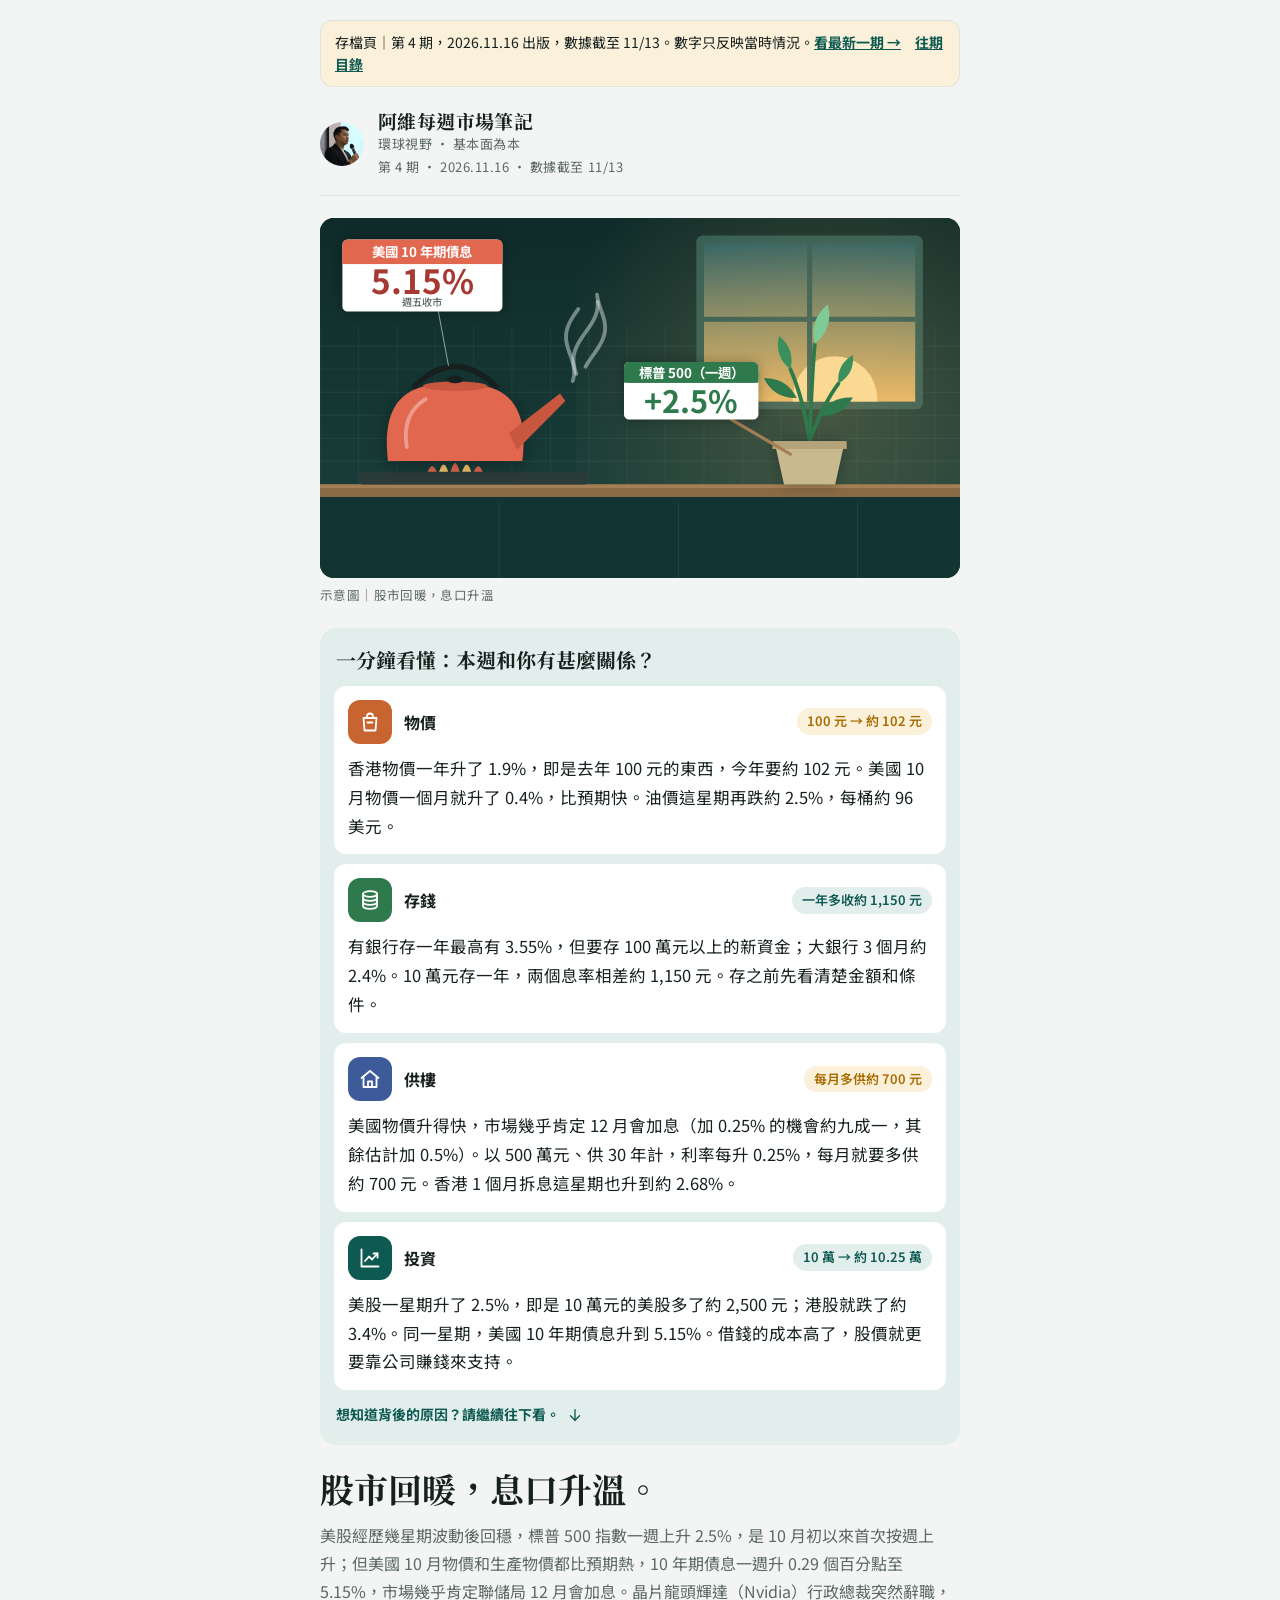
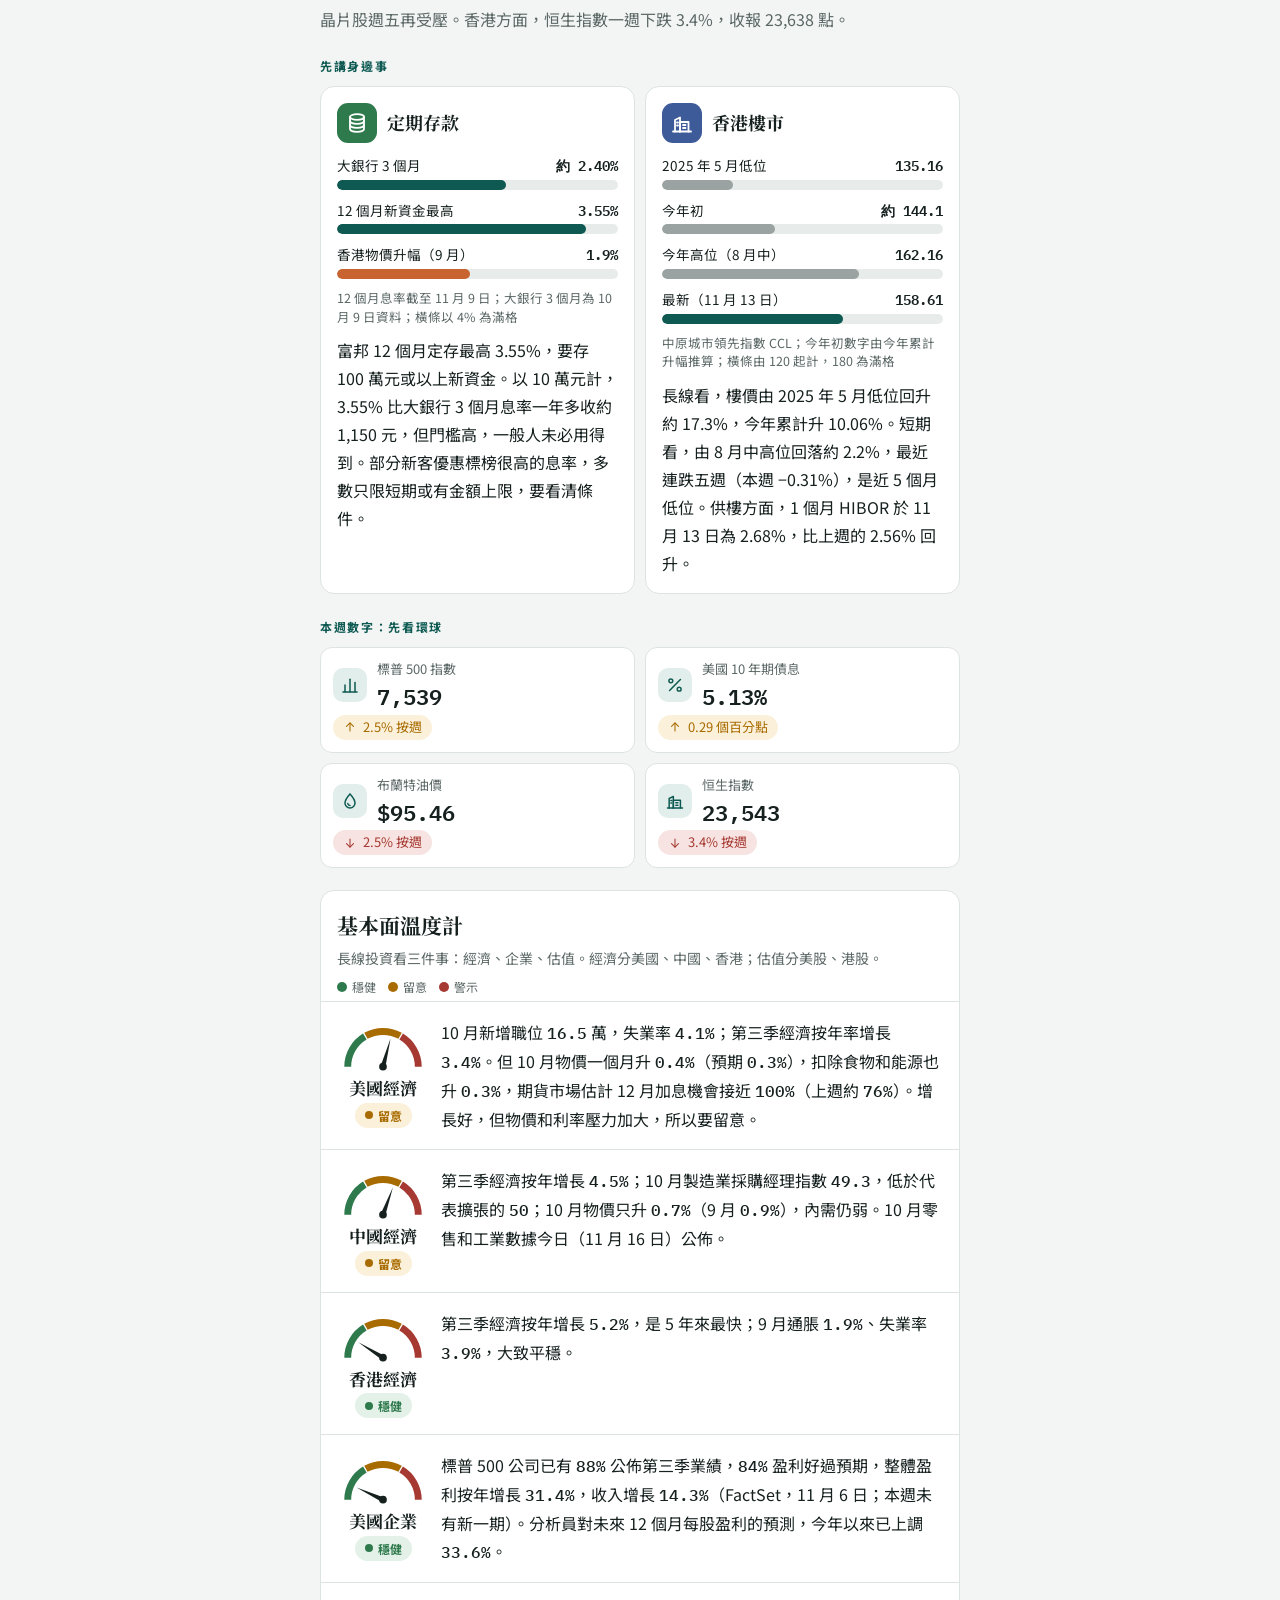
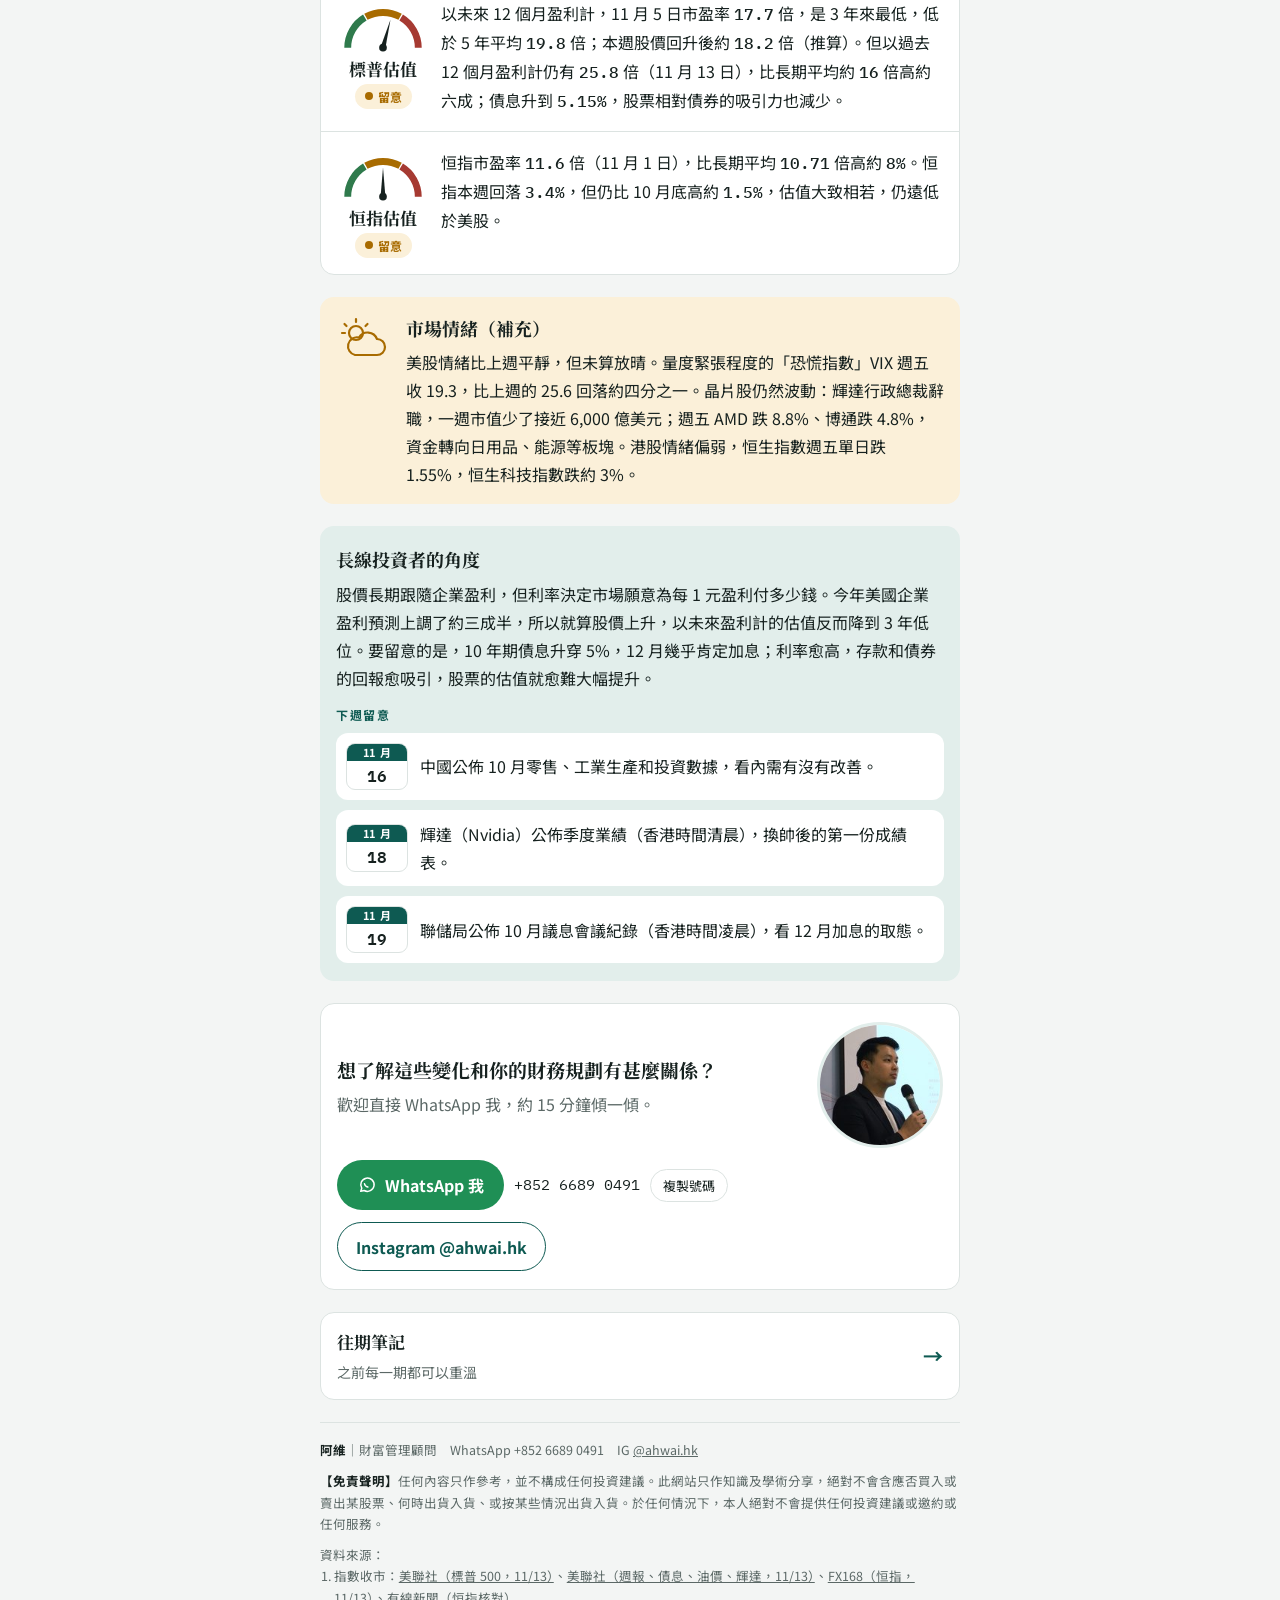
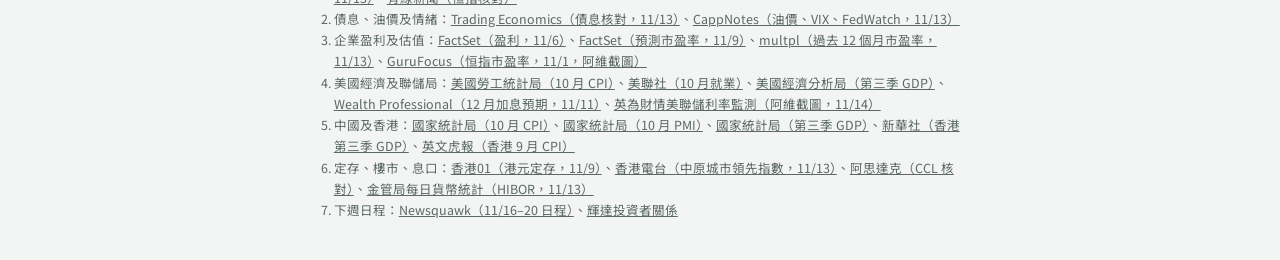
<file: issues/2026-11-16.html>
<!doctype html>
<html lang="zh-Hant">
<head>
<meta charset="utf-8">
<meta name="viewport" content="width=device-width, initial-scale=1, viewport-fit=cover">
<meta name="description" content="一分鐘看懂本週市場：環球視野，基本面為本。">
<meta property="og:type" content="article">
<meta property="og:title" content="阿維每週市場筆記｜第 4 期（存檔）">
<meta property="og:description" content="一分鐘看懂本週市場，以及它和你的存款、供樓、投資有甚麼關係。">
<meta property="og:image" content="https://ahwai79.github.io/weekly/issues/og/2026-11-16.png">
<meta property="og:url" content="https://ahwai79.github.io/weekly/issues/2026-11-16.html">
<style>:root{padding-top:env(safe-area-inset-top,0px);padding-bottom:env(safe-area-inset-bottom,0px)}body{margin:0}img{max-width:100%}[hidden]{display:none!important}</style>
<title>阿維每週市場筆記</title>
<meta name="claude:viewport-fit-sides" content="cover">
<link rel="preconnect" href="https://fonts.googleapis.com">
<link rel="preconnect" href="https://fonts.gstatic.com" crossorigin>
<link rel="stylesheet" href="https://fonts.googleapis.com/css2?family=Noto+Serif+TC:wght@600;700&family=Noto+Sans+TC:wght@400;500;700&family=IBM+Plex+Mono:wght@500;600&display=swap">
<style>
/* Layout: one narrow reading column, like a printed client letter, with infographic touches: icon chips, bars, gauges and a gently animated hero. */
:root{
  --bg:#F3F5F4; --paper:#FFFFFF; --ink:#16211F; --muted:#5B6866; --line:#DCE3E1;
  --accent:#0E5A52; --accent-soft:#E2EEEB;
  --ok:#2F7A4C; --ok-soft:#E3F1E8; --warn:#A86B00; --warn-soft:#FBF0D9; --bad:#A63A32; --bad-soft:#F7E3E1;
  --track:#E7ECEA;
  --serif:"Noto Serif TC","Songti TC","PMingLiU",serif;
  --sans:"Noto Sans TC","PingFang TC","Microsoft JhengHei",system-ui,sans-serif;
  --mono:"IBM Plex Mono",ui-monospace,"SFMono-Regular",Menlo,monospace;
}
@media (prefers-color-scheme: dark){:root:not([data-theme="light"]){
  --bg:#0F1615; --paper:#162120; --ink:#E6ECEA; --muted:#9AA9A6; --line:#2A3735;
  --accent:#6CC3B6; --accent-soft:#1D312E;
  --ok:#7FCB98; --ok-soft:#1B2E23; --warn:#E6B65A; --warn-soft:#33291A; --bad:#EE8F86; --bad-soft:#3A2220;
  --track:#24312F;
  color-scheme:dark}}
:root[data-theme="dark"]{
  --bg:#0F1615; --paper:#162120; --ink:#E6ECEA; --muted:#9AA9A6; --line:#2A3735;
  --accent:#6CC3B6; --accent-soft:#1D312E;
  --ok:#7FCB98; --ok-soft:#1B2E23; --warn:#E6B65A; --warn-soft:#33291A; --bad:#EE8F86; --bad-soft:#3A2220;
  --track:#24312F;
  color-scheme:dark}
body{background:var(--bg);color:var(--ink);font-family:var(--sans);font-size:16px;line-height:1.75;-webkit-font-smoothing:antialiased}
.wrap{max-width:640px;margin:0 auto;padding-left:max(16px,env(safe-area-inset-left,0px));padding-right:max(16px,env(safe-area-inset-right,0px));padding-block:20px 40px;display:flex;flex-direction:column;gap:22px}
svg.i{width:24px;height:24px;fill:none;stroke:currentColor;stroke-width:1.8;stroke-linecap:round;stroke-linejoin:round;flex:none}

/* masthead */
.mast{display:flex;align-items:center;gap:14px;padding-bottom:16px;border-bottom:1px solid var(--line)}
.avatar{width:44px;height:44px;border-radius:50%;background:var(--accent);flex:none;overflow:hidden}
.avatar img{width:100%;height:100%;object-fit:cover;display:block}
.mast-text{min-width:0}
.brand{font-family:var(--serif);font-weight:700;font-size:19px;letter-spacing:.02em;line-height:1.3}
.issue{font-size:13px;color:var(--muted);letter-spacing:.04em}

/* hero */
.hero{margin:0;display:flex;flex-direction:column;gap:6px}
.hero canvas{display:block;width:100%;max-width:100%;aspect-ratio:16/9;border-radius:14px;background:#10292C}
.hero figcaption{font-size:12.5px;color:var(--muted);letter-spacing:.03em}

/* one-minute summary */
.simple{background:var(--accent-soft);border-radius:16px;padding:18px 14px;display:flex;flex-direction:column;gap:12px}
.simple h2{font-family:var(--serif);font-size:20px;line-height:1.4;margin:0 2px;text-wrap:balance}
.simple-list{list-style:none;margin:0;padding:0;display:flex;flex-direction:column;gap:10px}
.simple-list li{background:var(--paper);border-radius:12px;padding:14px;display:grid;grid-template-columns:44px minmax(0,1fr);gap:10px 12px;align-items:center}
.simple-list li > div{display:contents}
.ico{width:44px;height:44px;border-radius:12px;display:grid;place-items:center;color:#fff}
.ico.c1{background:#C8642F} .ico.c2{background:#2F7A4C} .ico.c3{background:#3D5A99} .ico.c4{background:#0E5A52}
.simple-list .head{display:flex;align-items:center;justify-content:space-between;gap:6px 8px;flex-wrap:wrap;min-width:0}
.simple-list .tag{font-weight:700;font-size:16px}
.chip{font-family:var(--sans);font-size:13px;font-weight:600;border-radius:999px;padding:2px 10px;background:var(--accent-soft);color:var(--accent);white-space:nowrap;font-variant-numeric:tabular-nums}
.chip.warn{background:var(--warn-soft);color:var(--warn)} .chip.bad{background:var(--bad-soft);color:var(--bad)}
.simple-list p{grid-column:1 / -1;margin:0;font-size:16.5px;line-height:1.75}
.simple-more{margin:0 2px;font-size:14px;color:var(--accent);font-weight:700;display:flex;align-items:center;gap:6px}
.simple-more svg{width:18px;height:18px;animation:nudge 1.6s ease-in-out infinite}
@keyframes nudge{0%,100%{transform:translateY(0)}50%{transform:translateY(4px)}}

/* lead */
.lead h1{font-family:var(--serif);font-weight:700;font-size:clamp(26px,7vw,34px);line-height:1.3;margin:0 0 10px;text-wrap:balance}
.lead p{margin:0;color:var(--muted)}
.section-label{font-size:12px;letter-spacing:.14em;color:var(--accent);font-weight:700;margin:0 0 10px}

/* life cards */
.life-grid{display:grid;grid-template-columns:repeat(2,minmax(0,1fr));gap:10px}
@media (max-width:520px){.life-grid{grid-template-columns:1fr}}
.life-card{background:var(--paper);border:1px solid var(--line);border-radius:14px;padding:16px;display:flex;flex-direction:column;gap:10px;min-width:0}
.life-card .top{display:flex;align-items:center;gap:10px}
.life-card .top .ico{width:40px;height:40px;border-radius:11px}
.life-card h3{font-family:var(--serif);font-size:18px;margin:0}
.life-card .cap{font-size:12.5px;color:var(--muted);margin:0;line-height:1.5}
.life-card p{margin:0}
.bars{display:flex;flex-direction:column;gap:8px;margin:0;padding:0;list-style:none}
.bars li{display:grid;grid-template-columns:minmax(0,1fr) auto;gap:2px 10px;font-size:13.5px;align-items:baseline}
.bars .val{font-family:var(--mono);font-weight:600;font-variant-numeric:tabular-nums}
.bars .track{grid-column:1 / -1;height:10px;border-radius:999px;background:var(--track);overflow:hidden}
.bars .fill{display:block;height:100%;width:var(--w);border-radius:999px;background:var(--accent);transform-origin:left;transition:transform 1.1s cubic-bezier(.2,.8,.2,1)}
.bars .fill.alt{background:#C8642F} .bars .fill.soft{background:var(--muted);opacity:.55}

/* stats */
.stats{display:grid;grid-template-columns:repeat(2,minmax(0,1fr));gap:10px}
.stat{background:var(--paper);border:1px solid var(--line);border-radius:12px;padding:12px;min-width:0;display:grid;grid-template-columns:auto minmax(0,1fr);gap:4px 10px;align-items:center}
.stat .ico{width:34px;height:34px;border-radius:10px;background:var(--accent-soft);color:var(--accent);grid-row:span 2}
.stat .ico svg{width:20px;height:20px}
.stat .k{font-size:13px;color:var(--muted);line-height:1.4}
.stat .v{font-family:var(--mono);font-weight:600;font-size:clamp(18px,4.8vw,22px);font-variant-numeric:tabular-nums;line-height:1.3}
.stat .d{grid-column:1 / -1;font-family:var(--sans);font-size:13px;font-variant-numeric:tabular-nums;display:inline-flex;align-items:center;gap:6px;justify-self:start;border-radius:999px;padding:1px 10px}
.d.down{color:var(--bad);background:var(--bad-soft)} .d.up{color:var(--warn);background:var(--warn-soft)} .d.flat{color:var(--muted);background:var(--track)}
@media (max-width:360px){.stats{grid-template-columns:1fr}}

/* thermometer with gauges */
.thermo{background:var(--paper);border:1px solid var(--line);border-radius:14px;overflow:hidden}
.thermo-head{padding:16px 16px 4px}
.thermo-head h2{font-family:var(--serif);font-size:21px;margin:0}
.thermo-head p{margin:2px 0 0;font-size:14px;color:var(--muted)}
.legend{display:flex;gap:12px;flex-wrap:wrap;font-size:12px;color:var(--muted);margin-top:6px}
.legend span{display:inline-flex;align-items:center;gap:5px}
.legend i{width:10px;height:10px;border-radius:50%;display:inline-block}
.row{display:grid;grid-template-columns:92px minmax(0,1fr);gap:12px;padding:16px;border-top:1px solid var(--line)}
.row:first-of-type{border-top:0}
.gauge{display:flex;flex-direction:column;align-items:center;gap:4px}
.gauge svg{width:92px;height:56px;overflow:visible}
.gauge .seg{fill:none;stroke-width:9;stroke-linecap:butt}
.gauge .needle{transform-box:view-box;transform-origin:60px 60px;transform:rotate(-90deg);transition:transform 1.3s cubic-bezier(.3,1.35,.5,1)}
.gauge.in .needle{transform:rotate(var(--a))}
.gauge .name{font-family:var(--serif);font-weight:700;font-size:17px;line-height:1.2}
.pill{font-size:12px;font-weight:700;border-radius:999px;padding:2px 10px;white-space:nowrap;display:inline-flex;align-items:center;gap:5px}
.pill::before{content:"";width:8px;height:8px;border-radius:50%;background:currentColor}
.pill.ok{color:var(--ok);background:var(--ok-soft)} .pill.warn{color:var(--warn);background:var(--warn-soft)} .pill.bad{color:var(--bad);background:var(--bad-soft)}
.row p{margin:0;min-width:0}
.num{font-family:var(--mono);font-variant-numeric:tabular-nums;font-weight:500}

/* mood */
.mood{display:grid;grid-template-columns:56px minmax(0,1fr);gap:14px;align-items:start;background:var(--warn-soft);border-radius:14px;padding:16px}
.mood .wx{width:56px;height:56px;color:var(--warn)}
.mood .wx .drop{animation:rain 1.4s linear infinite}
.mood .wx .drop:nth-of-type(2){animation-delay:.45s} .mood .wx .drop:nth-of-type(3){animation-delay:.9s}
@keyframes rain{0%{transform:translateY(-3px);opacity:0}30%{opacity:1}100%{transform:translateY(6px);opacity:0}}
.mood h3,.view h3{font-family:var(--serif);font-size:18px;margin:0 0 4px}
.mood p{margin:0;color:var(--ink)}

/* view + calendar tiles */
.view{background:var(--accent-soft);border-radius:14px;padding:18px 16px}
.view p{margin:0 0 12px}
.watch{list-style:none;margin:0;padding:0;display:flex;flex-direction:column;gap:10px}
.watch li{display:grid;grid-template-columns:62px minmax(0,1fr);gap:12px;align-items:center;background:var(--paper);border-radius:12px;padding:10px}
.cal{border-radius:9px;overflow:hidden;border:1px solid var(--line);text-align:center;background:var(--paper);line-height:1.2}
.cal .m{display:block;background:var(--accent);color:var(--paper);font-size:11px;font-weight:700;padding:2px 0;letter-spacing:.06em}
.cal .dd{display:block;font-family:var(--mono);font-weight:600;font-size:16px;padding:5px 0 4px;font-variant-numeric:tabular-nums}

/* special issue: reasons box */
.why{background:var(--paper);border:1px solid var(--line);border-radius:14px;padding:18px 16px}
.why .watch li{background:var(--accent-soft)}
.watch .ico{justify-self:center}
.watch strong{color:var(--ink)}

/* contact */
.cta{background:var(--paper);border:1px solid var(--line);border-radius:14px;padding:18px 16px;display:flex;flex-direction:column;gap:12px}
.cta h3{font-family:var(--serif);font-size:19px;margin:0}
.cta p{margin:0;color:var(--muted)}
.cta-top{display:grid;grid-template-columns:minmax(0,1fr) auto;gap:6px 14px;align-items:center}
.cta-top h3{margin-bottom:4px}
.cta-photo{width:120px;height:120px;border-radius:50%;overflow:hidden;flex:none;border:3px solid var(--accent-soft);background:var(--accent)}
.cta-photo img{width:100%;height:100%;object-fit:cover;display:block}
@media (max-width:400px){.cta-photo{width:100px;height:100px}}
.cta-actions{display:flex;flex-wrap:wrap;gap:10px;align-items:center}
.btn{display:inline-flex;align-items:center;gap:8px;background:var(--accent);color:var(--paper);text-decoration:none;font-weight:700;border-radius:999px;padding:11px 20px;border:0;font-size:16px;font-family:var(--sans);cursor:pointer}
.btn svg{width:20px;height:20px}
.btn.wa{background:#1F8F55;color:#fff}
.btn.ghost{background:transparent;color:var(--accent);border:1.5px solid var(--accent);padding:9.5px 18px}
.btn:focus-visible,.copy:focus-visible{outline:3px solid var(--warn);outline-offset:2px}
.phone{font-family:var(--mono);font-size:15px;user-select:all}
.copy{background:none;border:1px solid var(--line);color:var(--ink);border-radius:999px;padding:6px 12px;font-size:13px;cursor:pointer;font-family:var(--sans)}
.fine{font-size:12.5px;line-height:1.7;color:var(--muted);border-top:1px solid var(--line);padding-top:16px;display:flex;flex-direction:column;gap:10px}
.fine strong{color:var(--ink)}
.fine a{color:var(--muted)}
.src{margin:0;padding-left:1.1em}

/* scroll reveal: only armed by script, so the page reads fine without it */
.js-anim .rv{opacity:0;transform:translateY(16px);transition:opacity .7s ease,transform .7s ease}
.js-anim .rv.in{opacity:1;transform:none}
.js-anim .bars .fill{transform:scaleX(0)}
.js-anim .in .bars .fill,.js-anim .bars.in .fill{transform:scaleX(1)}
@media (prefers-reduced-motion: reduce){
  .js-anim .rv{opacity:1;transform:none;transition:none}
  .js-anim .bars .fill{transform:none;transition:none}
  .gauge .needle{transition:none}
  .simple-more svg,.mood .wx .drop{animation:none}
}
.past{display:flex;align-items:center;justify-content:space-between;gap:12px;background:var(--paper);border:1px solid var(--line);border-radius:14px;padding:14px 16px;color:var(--ink);text-decoration:none}.past strong{font-family:var(--serif);font-size:17px}.past span{color:var(--muted);font-size:14px}.past b{color:var(--accent);font-size:20px;line-height:1}.past:focus-visible{outline:3px solid var(--warn);outline-offset:2px}
</style>
<style id="archive-css">.arch{background:var(--warn-soft);color:var(--ink);border:1px solid var(--line);border-radius:12px;padding:10px 14px;font-size:14px;line-height:1.6}.arch a{color:var(--accent);font-weight:700}</style>
</head>
<body>
<!-- Icon sprite: line icons drawn for this page, coloured with currentColor. -->
<svg width="0" height="0" style="position:absolute" aria-hidden="true">
  <symbol id="i-bag" viewBox="0 0 24 24"><path d="M5.5 8h13l-1 12.5h-11z"/><path d="M9 8V6.5a3 3 0 0 1 6 0V8"/><path d="M9.5 12.5h5"/></symbol>
  <symbol id="i-coins" viewBox="0 0 24 24"><ellipse cx="12" cy="6" rx="7" ry="2.8"/><path d="M5 6v4c0 1.5 3.1 2.8 7 2.8s7-1.3 7-2.8V6"/><path d="M5 10v4c0 1.5 3.1 2.8 7 2.8s7-1.3 7-2.8v-4"/><path d="M5 14v4c0 1.5 3.1 2.8 7 2.8s7-1.3 7-2.8v-4"/></symbol>
  <symbol id="i-home" viewBox="0 0 24 24"><path d="M3.5 11 12 4l8.5 7"/><path d="M5.5 9.5V20h13V9.5"/><path d="M10 20v-5.5h4V20"/></symbol>
  <symbol id="i-trend" viewBox="0 0 24 24"><path d="M3.5 3.5v17h17"/><path d="m7 15 4-4.5 3 3 5.5-6"/><path d="M15.5 7.5h4v4"/></symbol>
  <symbol id="i-bars" viewBox="0 0 24 24"><path d="M6 20v-8"/><path d="M12 20V5"/><path d="M18 20v-11"/><path d="M3.5 20.5h17"/></symbol>
  <symbol id="i-pct" viewBox="0 0 24 24"><path d="M18.5 5.5l-13 13"/><circle cx="7" cy="7" r="2.3"/><circle cx="17" cy="17" r="2.3"/></symbol>
  <symbol id="i-drop" viewBox="0 0 24 24"><path d="M12 3.5s6 6.6 6 10.8a6 6 0 0 1-12 0C6 10.1 12 3.5 12 3.5z"/><path d="M9.3 15a2.8 2.8 0 0 0 2.7 2.4"/></symbol>
  <symbol id="i-city" viewBox="0 0 24 24"><path d="M3 20.5h18"/><path d="M5 20.5V9l5-2.5v14"/><path d="M10 20.5V11h8.5v9.5"/><path d="M13 14h2.5M13 17h2.5M7 11.5h1M7 14.5h1"/></symbol>
  <symbol id="i-down" viewBox="0 0 24 24"><path d="M12 5v14"/><path d="m6 13 6 6 6-6"/></symbol>
  <symbol id="i-up" viewBox="0 0 24 24"><path d="M12 19V5"/><path d="m6 11 6-6 6 6"/></symbol>
  <symbol id="i-chat" viewBox="0 0 24 24"><path d="M4.5 19.5l1.2-3.7A8 8 0 1 1 8.6 18.6z"/><path d="M9 10.5c.3 1.8 2 3.6 4 4"/></symbol>
</svg>

<div class="wrap">
  <!-- archive-banner -->
  <div class="arch">存檔頁｜第 4 期，2026.11.16 出版，數據截至 11/13。數字只反映當時情況。<a href="https://ahwai79.github.io/weekly/">看最新一期 →</a>　<a href="https://ahwai79.github.io/weekly/issues/">往期目錄</a></div>
  <header class="mast">
    <div class="avatar"><img src="[data-uri]" alt="阿維"></div>
    <div class="mast-text">
      <div class="brand">阿維每週市場筆記</div>
      <div class="issue">環球視野 · 基本面為本</div>
      <div class="issue">第 4 期 · 2026.11.16 · 數據截至 11/13</div>
    </div>
  </header>

  <figure class="hero">
    <canvas id="hero" role="img" aria-label="示意圖：清晨廚房，爐上的水壺掛著標籤寫美國 10 年期債息 5.15%；窗邊盆栽長出新葉，牌子寫標普 500 一週升 2.5%" data-weather="indoor"></canvas>
    <figcaption>示意圖｜股市回暖，息口升溫</figcaption>
  </figure>

  <section class="simple" aria-labelledby="simple-title">
    <h2 id="simple-title">一分鐘看懂：本週和你有甚麼關係？</h2>
    <ul class="simple-list">
      <li class="rv">
        <span class="ico c1"><svg class="i"><use href="#i-bag"/></svg></span>
        <div>
          <div class="head"><span class="tag">物價</span><span class="chip warn">100 元 → 約 102 元</span></div>
          <p>香港物價一年升了 1.9%，即是去年 100 元的東西，今年要約 102 元。美國 10 月物價一個月就升了 0.4%，比預期快。油價這星期再跌約 2.5%，每桶約 96 美元。</p>
        </div>
      </li>
      <li class="rv">
        <span class="ico c2"><svg class="i"><use href="#i-coins"/></svg></span>
        <div>
          <div class="head"><span class="tag">存錢</span><span class="chip">一年多收約 1,150 元</span></div>
          <p>有銀行存一年最高有 3.55%，但要存 100 萬元以上的新資金；大銀行 3 個月約 2.4%。10 萬元存一年，兩個息率相差約 1,150 元。存之前先看清楚金額和條件。</p>
        </div>
      </li>
      <li class="rv">
        <span class="ico c3"><svg class="i"><use href="#i-home"/></svg></span>
        <div>
          <div class="head"><span class="tag">供樓</span><span class="chip warn">每月多供約 700 元</span></div>
          <p>美國物價升得快，市場幾乎肯定 12 月會加息（加 0.25% 的機會約九成一，其餘估計加 0.5%）。以 500 萬元、供 30 年計，利率每升 0.25%，每月就要多供約 700 元。香港 1 個月拆息這星期也升到約 2.68%。</p>
        </div>
      </li>
      <li class="rv">
        <span class="ico c4"><svg class="i"><use href="#i-trend"/></svg></span>
        <div>
          <div class="head"><span class="tag">投資</span><span class="chip">10 萬 → 約 10.25 萬</span></div>
          <p>美股一星期升了 2.5%，即是 10 萬元的美股多了約 2,500 元；港股就跌了約 3.4%。同一星期，美國 10 年期債息升到 5.15%。借錢的成本高了，股價就更要靠公司賺錢來支持。</p>
        </div>
      </li>
    </ul>
    <p class="simple-more">想知道背後的原因？請繼續往下看。<svg class="i"><use href="#i-down"/></svg></p>
  </section>

  <section class="lead rv">
    <h1>股市回暖，息口升溫。</h1>
    <p>美股經歷幾星期波動後回穩，標普 500 指數一週上升 2.5%，是 10 月初以來首次按週上升；但美國 10 月物價和生產物價都比預期熱，10 年期債息一週升 0.29 個百分點至 5.15%，市場幾乎肯定聯儲局 12 月會加息。晶片龍頭輝達（Nvidia）行政總裁突然辭職，晶片股週五再受壓。香港方面，恒生指數一週下跌 3.4%，收報 23,638 點。</p>
  </section>

  <section class="life" aria-labelledby="life-title">
    <p class="section-label" id="life-title">先講身邊事</p>
    <div class="life-grid">
      <article class="life-card rv">
        <div class="top"><span class="ico c2"><svg class="i"><use href="#i-coins"/></svg></span><h3>定期存款</h3></div>
        <ul class="bars" aria-label="港元定存息率與香港通脹比較">
          <li><span>大銀行 3 個月</span><span class="val">約 2.40%</span><span class="track"><span class="fill" style="--w:60%"></span></span></li>
          <li><span>12 個月新資金最高</span><span class="val">3.55%</span><span class="track"><span class="fill" style="--w:88.75%"></span></span></li>
          <li><span>香港物價升幅（9 月）</span><span class="val">1.9%</span><span class="track"><span class="fill alt" style="--w:47.5%"></span></span></li>
        </ul>
        <p class="cap">12 個月息率截至 11 月 9 日；大銀行 3 個月為 10 月 9 日資料；橫條以 4% 為滿格</p>
        <p>富邦 12 個月定存最高 3.55%，要存 100 萬元或以上新資金。以 10 萬元計，3.55% 比大銀行 3 個月息率一年多收約 1,150 元，但門檻高，一般人未必用得到。部分新客優惠標榜很高的息率，多數只限短期或有金額上限，要看清條件。</p>
      </article>
      <article class="life-card rv">
        <div class="top"><span class="ico c3"><svg class="i"><use href="#i-city"/></svg></span><h3>香港樓市</h3></div>
        <ul class="bars" aria-label="中原城市領先指數：長線走勢">
          <li><span>2025 年 5 月低位</span><span class="val">135.16</span><span class="track"><span class="fill soft" style="--w:25.27%"></span></span></li>
          <li><span>今年初</span><span class="val">約 144.1</span><span class="track"><span class="fill soft" style="--w:40.19%"></span></span></li>
          <li><span>今年高位（8 月中）</span><span class="val">162.16</span><span class="track"><span class="fill soft" style="--w:70.27%"></span></span></li>
          <li><span>最新（11 月 13 日）</span><span class="val">158.61</span><span class="track"><span class="fill" style="--w:64.35%"></span></span></li>
        </ul>
        <p class="cap">中原城市領先指數 CCL；今年初數字由今年累計升幅推算；橫條由 120 起計，180 為滿格</p>
        <p>長線看，樓價由 2025 年 5 月低位回升約 17.3%，今年累計升 10.06%。短期看，由 8 月中高位回落約 2.2%，最近連跌五週（本週 −0.31%），是近 5 個月低位。供樓方面，1 個月 HIBOR 於 11 月 13 日為 2.68%，比上週的 2.56% 回升。</p>
      </article>
    </div>
  </section>

  <section>
    <p class="section-label">本週數字：先看環球</p>
    <div class="stats">
      <div class="stat rv"><span class="ico"><svg class="i"><use href="#i-bars"/></svg></span><div class="k">標普 500 指數</div><div class="v" data-count="7562" data-dec="0">7,562</div><div class="d up"><svg class="i" style="width:14px;height:14px"><use href="#i-up"/></svg>2.5% 按週</div></div>
      <div class="stat rv"><span class="ico"><svg class="i"><use href="#i-pct"/></svg></span><div class="k">美國 10 年期債息</div><div class="v" data-count="5.15" data-dec="2" data-suffix="%">5.15%</div><div class="d up"><svg class="i" style="width:14px;height:14px"><use href="#i-up"/></svg>0.29 個百分點</div></div>
      <div class="stat rv"><span class="ico"><svg class="i"><use href="#i-drop"/></svg></span><div class="k">布蘭特油價</div><div class="v" data-count="95.84" data-dec="2" data-prefix="$">$95.84</div><div class="d down"><svg class="i" style="width:14px;height:14px"><use href="#i-down"/></svg>2.5% 按週</div></div>
      <div class="stat rv"><span class="ico"><svg class="i"><use href="#i-city"/></svg></span><div class="k">恒生指數</div><div class="v" data-count="23638" data-dec="0">23,638</div><div class="d down"><svg class="i" style="width:14px;height:14px"><use href="#i-down"/></svg>3.4% 按週</div></div>
    </div>
  </section>

  <section class="thermo" aria-labelledby="thermo-title">
    <div class="thermo-head">
      <h2 id="thermo-title">基本面溫度計</h2>
      <p>長線投資看三件事：經濟、企業、估值。經濟分美國、中國、香港；估值分美股、港股。</p>
      <div class="legend" aria-hidden="true"><span><i style="background:var(--ok)"></i>穩健</span><span><i style="background:var(--warn)"></i>留意</span><span><i style="background:var(--bad)"></i>警示</span></div>
    </div>
    <div class="row">
      <div class="gauge" style="--a:15deg"><svg viewBox="0 0 120 66" aria-hidden="true"></svg><span class="name">美國經濟</span><span class="pill warn">留意</span></div>
      <p>10 月新增職位 <span class="num">16.5</span> 萬，失業率 <span class="num">4.1%</span>；第三季經濟按年率增長 <span class="num">3.4%</span>。但 10 月物價一個月升 <span class="num">0.4%</span>（預期 <span class="num">0.3%</span>），扣除食物和能源也升 <span class="num">0.3%</span>，期貨市場估計 12 月加息機會接近 <span class="num">100%</span>（上週約 <span class="num">76%</span>）。增長好，但物價和利率壓力加大，所以要留意。</p>
    </div>
    <div class="row">
      <div class="gauge" style="--a:20deg"><svg viewBox="0 0 120 66" aria-hidden="true"></svg><span class="name">中國經濟</span><span class="pill warn">留意</span></div>
      <p>第三季經濟按年增長 <span class="num">4.5%</span>；10 月製造業採購經理指數 <span class="num">49.3</span>，低於代表擴張的 <span class="num">50</span>；10 月物價只升 <span class="num">0.7%</span>（9 月 <span class="num">0.9%</span>），內需仍弱。10 月零售和工業數據今日（11 月 16 日）公佈。</p>
    </div>
    <div class="row">
      <div class="gauge" style="--a:-58deg"><svg viewBox="0 0 120 66" aria-hidden="true"></svg><span class="name">香港經濟</span><span class="pill ok">穩健</span></div>
      <p>第三季經濟按年增長 <span class="num">5.2%</span>，是 5 年來最快；9 月通脹 <span class="num">1.9%</span>、失業率 <span class="num">3.9%</span>，大致平穩。</p>
    </div>
    <div class="row">
      <div class="gauge" style="--a:-65deg"><svg viewBox="0 0 120 66" aria-hidden="true"></svg><span class="name">美國企業</span><span class="pill ok">穩健</span></div>
      <p>標普 500 公司已有 <span class="num">88%</span> 公佈第三季業績，<span class="num">84%</span> 盈利好過預期，整體盈利按年增長 <span class="num">31.4%</span>，收入增長 <span class="num">14.3%</span>（FactSet，11 月 6 日；本週未有新一期）。分析員對未來 12 個月每股盈利的預測，今年以來已上調 <span class="num">33.6%</span>。</p>
    </div>
    <div class="row">
      <div class="gauge" style="--a:15deg"><svg viewBox="0 0 120 66" aria-hidden="true"></svg><span class="name">標普估值</span><span class="pill warn">留意</span></div>
      <p>以未來 12 個月盈利計，11 月 5 日市盈率 <span class="num">17.7</span> 倍，是 3 年來最低，低於 5 年平均 <span class="num">19.8</span> 倍；本週股價回升後約 <span class="num">18.2</span> 倍（推算）。但以過去 12 個月盈利計仍有 <span class="num">25.8</span> 倍（11 月 13 日），比長期平均約 <span class="num">16</span> 倍高約六成；債息升到 <span class="num">5.15%</span>，股票相對債券的吸引力也減少。</p>
    </div>
    <div class="row">
      <div class="gauge" style="--a:0deg"><svg viewBox="0 0 120 66" aria-hidden="true"></svg><span class="name">恒指估值</span><span class="pill warn">留意</span></div>
      <p>恒指市盈率 <span class="num">11.6</span> 倍（11 月 1 日），比長期平均 <span class="num">10.71</span> 倍高約 <span class="num">8%</span>。恒指本週回落 <span class="num">3.4%</span>，但仍比 10 月底高約 <span class="num">1.5%</span>，估值大致相若，仍遠低於美股。</p>
    </div>
  </section>

  <section class="mood rv">
    <svg class="wx" viewBox="0 0 56 56" aria-hidden="true" fill="none" stroke="currentColor" stroke-width="2.2" stroke-linecap="round" stroke-linejoin="round">
      <circle cx="20" cy="20" r="7"/>
      <path d="M20 6v3M8.5 11l2 2M6 20h3M31.5 11l-2 2"/>
      <path d="M19 42h22a8 8 0 0 0 0-16 10 10 0 0 0-18-1.5A8.5 8.5 0 0 0 19 42z"/>
    </svg>
    <div>
      <h3>市場情緒（補充）</h3>
      <p>美股情緒比上週平靜，但未算放晴。量度緊張程度的「恐慌指數」VIX 週五收 19.3，比上週的 25.6 回落約四分之一。晶片股仍然波動：輝達行政總裁辭職，一週市值少了接近 6,000 億美元；週五 AMD 跌 8.8%、博通跌 4.8%，資金轉向日用品、能源等板塊。港股情緒偏弱，恒生指數週五單日跌 1.55%，恒生科技指數跌約 3%。</p>
    </div>
  </section>

  <section class="view rv">
    <h3>長線投資者的角度</h3>
    <p>股價長期跟隨企業盈利，但利率決定市場願意為每 1 元盈利付多少錢。今年美國企業盈利預測上調了約三成半，所以就算股價上升，以未來盈利計的估值反而降到 3 年低位。要留意的是，10 年期債息升穿 5%，12 月幾乎肯定加息；利率愈高，存款和債券的回報愈吸引，股票的估值就愈難大幅提升。</p>
    <p class="section-label" style="margin-bottom:8px">下週留意</p>
    <ul class="watch">
      <li><span class="cal"><span class="m">11 月</span><span class="dd">16</span></span><span>中國公佈 10 月零售、工業生產和投資數據，看內需有沒有改善。</span></li>
      <li><span class="cal"><span class="m">11 月</span><span class="dd">18</span></span><span>輝達（Nvidia）公佈季度業績（香港時間清晨），換帥後的第一份成績表。</span></li>
      <li><span class="cal"><span class="m">11 月</span><span class="dd">19</span></span><span>聯儲局公佈 10 月議息會議紀錄（香港時間凌晨），看 12 月加息的取態。</span></li>
    </ul>
  </section>

  <section class="cta rv">
    <div class="cta-top">
      <div>
        <h3>想了解這些變化和你的財務規劃有甚麼關係？</h3>
        <p>歡迎直接 WhatsApp 我，約 15 分鐘傾一傾。</p>
      </div>
      <div class="cta-photo"><img src="[data-uri]" alt="阿維"></div>
    </div>
    <div class="cta-actions">
      <a class="btn wa" id="wa-btn" href="#" target="_blank" rel="noopener"><svg class="i"><use href="#i-chat"/></svg>WhatsApp 我</a>
      <span class="phone" id="wa-num"></span>
      <button class="copy" id="copy-btn" type="button">複製號碼</button>
    </div>
    <div class="cta-actions">
      <a class="btn ghost" href="https://www.instagram.com/ahwai.hk/" target="_blank" rel="noopener">Instagram @ahwai.hk</a>
    </div>
  </section>

  <!-- past-link -->
  <a class="past" href="https://ahwai79.github.io/weekly/issues/"><div><strong>往期筆記</strong><br><span>之前每一期都可以重溫</span></div><b aria-hidden="true">→</b></a>

  <footer class="fine">
    <div><strong>阿維</strong>｜財富管理顧問　WhatsApp +852 6689 0491　IG <a href="https://www.instagram.com/ahwai.hk/" target="_blank" rel="noopener">@ahwai.hk</a></div>
    <div><strong>【免責聲明】</strong>任何內容只作參考，並不構成任何投資建議。此網站只作知識及學術分享，絕對不會含應否買入或賣出某股票、何時出貨入貨、或按某些情況出貨入貨。於任何情況下，本人絕對不會提供任何投資建議或邀約或任何服務。</div>
    <div>
      資料來源：
      <ol class="src">
        <li>指數收市：<a href="https://www.yakimaherald.com/news/nation_and_world/business/how-major-us-stock-indexes-fared-friday-11-13-2026/article_9a8f2998-faa2-5b95-9d90-a0117b8cca44.html" target="_blank" rel="noopener">美聯社（標普 500，11/13）</a>、<a href="https://whdh.com/news/stocks-fall-but-wall-street-notches-a-winning-week-after-several-turbulent-days/" target="_blank" rel="noopener">美聯社（週報、債息、油價、輝達，11/13）</a>、<a href="https://www.fx168news.com/article/1115722" target="_blank" rel="noopener">FX168（恒指，11/13）</a>、<a href="https://www.i-cable.com/%E8%B2%A1%E7%B6%93%E8%B3%87%E8%A8%8A/523571/" target="_blank" rel="noopener">有線新聞（恒指核對）</a></li>
        <li>債息、油價及情緒：<a href="https://tradingeconomics.com/united-states/government-bond-yield/news/598668" target="_blank" rel="noopener">Trading Economics（債息核對，11/13）</a>、<a href="https://cappnotes.substack.com/p/closing-look-friday-november-13-2026" target="_blank" rel="noopener">CappNotes（油價、VIX、FedWatch，11/13）</a></li>
        <li>企業盈利及估值：<a href="https://insight.factset.com/sp-500-earnings-season-update-november-6-2026" target="_blank" rel="noopener">FactSet（盈利，11/6）</a>、<a href="https://insight.factset.com/lowest-forward-12-month-p/e-ratio-for-the-sp-500-in-more-than-3-years" target="_blank" rel="noopener">FactSet（預測市盈率，11/9）</a>、<a href="https://multpl.com/s-p-500-pe-ratio" target="_blank" rel="noopener">multpl（過去 12 個月市盈率，11/13）</a>、<a href="https://www.gurufocus.com/economic_indicators/5732/pe-ratio-ttm-for-the-hang-seng-index" target="_blank" rel="noopener">GuruFocus（恒指市盈率，11/1，阿維截圖）</a></li>
        <li>美國經濟及聯儲局：<a href="https://www.bls.gov/news.release/archives/cpi_11102026.htm" target="_blank" rel="noopener">美國勞工統計局（10 月 CPI）</a>、<a href="https://abc7news.com/story/us-employers-added-surprising-165000-jobs-october-unemployment-rate-dipped-41/20020018/" target="_blank" rel="noopener">美聯社（10 月就業）</a>、<a href="https://www.bea.gov/news/2026/gdp-advance-estimate-3rd-quarter-2026/" target="_blank" rel="noopener">美國經濟分析局（第三季 GDP）</a>、<a href="https://www.wealthprofessional.ca/news/industry-news/hot-us-october-inflation-hardens-the-case-for-a-december-fed-hike/393990" target="_blank" rel="noopener">Wealth Professional（12 月加息預期，11/11）</a>、<a href="https://hk.investing.com/central-banks/fed-rate-monitor" target="_blank" rel="noopener">英為財情美聯儲利率監測（阿維截圖，11/14）</a></li>
        <li>中國及香港：<a href="https://www.stats.gov.cn/english/PressRelease/202611/t20261111_1965808.html" target="_blank" rel="noopener">國家統計局（10 月 CPI）</a>、<a href="https://www.stats.gov.cn/english/PressRelease/202611/t20261103_1965735.html" target="_blank" rel="noopener">國家統計局（10 月 PMI）</a>、<a href="https://www.stats.gov.cn/english/PressRelease/202610/t20261021_1965671.html" target="_blank" rel="noopener">國家統計局（第三季 GDP）</a>、<a href="https://www.news.cn/gangao/20261103/158e579d03b6466680aa4c3c5437f64c/c.html" target="_blank" rel="noopener">新華社（香港第三季 GDP）</a>、<a href="https://www.thestandard.com.hk/finance/article/346236/Hong-Kong-CPI-rises-19pc-in-September" target="_blank" rel="noopener">英文虎報（香港 9 月 CPI）</a></li>
        <li>定存、樓市、息口：<a href="https://www.hk01.com/研數所/60408539/" target="_blank" rel="noopener">香港01（港元定存，11/9）</a>、<a href="https://news.rthk.hk/rthk/ch/component/k2/1877706-20261113.htm" target="_blank" rel="noopener">香港電台（中原城市領先指數，11/13）</a>、<a href="https://hk.finance.yahoo.com/news/%E6%B8%AF%E6%A8%93-%E4%B8%AD%E5%8E%9F%E5%9F%8E%E5%B8%82%E9%A0%98%E5%85%88%E6%8C%87%E6%95%B8ccl%E6%9C%80%E6%96%B0%E5%A0%B1158-61%E9%BB%9E-%E9%80%A3%E8%B7%8C5%E5%91%A8%E5%85%B11-61-082301934.html" target="_blank" rel="noopener">阿思達克（CCL 核對）</a>、<a href="https://www.hkma.gov.hk/gb_chi/data-publications-and-research/data-and-statistics/daily-monetary-statistics/" target="_blank" rel="noopener">金管局每日貨幣統計（HIBOR，11/13）</a></li>
        <li>下週日程：<a href="https://www.newsquawk.com/headlines/week-in-focus--16-20th-november-2026-highlights-include-us-retail-sales-fomc-minutes-chinese-activity-data-pboc-lpr-rba-minutes-uk-inflation-and-uk-jobs" target="_blank" rel="noopener">Newsquawk（11/16–20 日程）</a>、<a href="https://investor.nvidia.com/news/press-release-details/2026/NVIDIA-Sets-Conference-Call-for-Third-Quarter-Financial-Results/" target="_blank" rel="noopener">輝達投資者關係</a></li>
      </ol>
    </div>
  </footer>
</div>

<script>
// 聯絡資料：國家碼＋號碼，只用數字
const WA_NUMBER = "85266890491";
const WA_TEXT = "你好阿維，我看了你的每週市場筆記，想約你傾一傾。";
const btn = document.getElementById("wa-btn");
const num = document.getElementById("wa-num");
const copyBtn = document.getElementById("copy-btn");
btn.href = "https://wa.me/" + WA_NUMBER + "?text=" + encodeURIComponent(WA_TEXT);
num.textContent = "+" + WA_NUMBER.slice(0,3) + " " + WA_NUMBER.slice(3,7) + " " + WA_NUMBER.slice(7);
copyBtn.addEventListener("click", function () {
  const text = num.textContent;
  const done = function () { copyBtn.textContent = "已複製"; setTimeout(function(){ copyBtn.textContent = "複製號碼"; }, 1800); };
  const select = function () { const r = document.createRange(); r.selectNodeContents(num); const s = window.getSelection(); s.removeAllRanges(); s.addRange(r); };
  if (navigator.clipboard && navigator.clipboard.writeText) navigator.clipboard.writeText(text).then(done).catch(select); else select();
});

const reduceMotion = window.matchMedia && window.matchMedia("(prefers-reduced-motion: reduce)").matches;

// Gauges: three-band half dial (穩健 / 留意 / 警示); the needle angle comes from each gauge's --a (-90deg = far left, 90deg = far right).
(function buildGauges(){
  const ns = "http://www.w3.org/2000/svg";
  const css = getComputedStyle(document.documentElement);
  const cols = ["--ok","--warn","--bad"];
  const P = function(deg){ const r = deg*Math.PI/180; return [60 + 46*Math.cos(r), 60 - 46*Math.sin(r)]; };
  document.querySelectorAll(".gauge svg").forEach(function(svg){
    [[180,121],[119,61],[59,0]].forEach(function(s,i){
      const a = P(s[0]), b = P(s[1]);
      const p = document.createElementNS(ns,"path");
      p.setAttribute("d","M"+a[0].toFixed(2)+" "+a[1].toFixed(2)+" A46 46 0 0 1 "+b[0].toFixed(2)+" "+b[1].toFixed(2));
      p.setAttribute("class","seg"); p.style.stroke = "var("+cols[i]+")";
      svg.appendChild(p);
    });
    const g = document.createElementNS(ns,"g"); g.setAttribute("class","needle");
    g.innerHTML = '<path d="M60 60 L57 58 L60 22 L63 58 Z" fill="var(--ink)"/>';
    svg.appendChild(g);
    const hub = document.createElementNS(ns,"circle");
    hub.setAttribute("cx","60"); hub.setAttribute("cy","60"); hub.setAttribute("r","5"); hub.setAttribute("fill","var(--ink)");
    svg.appendChild(hub);
  });
})();

// Count-up for headline numbers; the final value is already in the HTML, so nothing breaks without script.
function countUp(el){
  const end = parseFloat(el.dataset.count), dec = +(el.dataset.dec || 0);
  const pre = el.dataset.prefix || "", suf = el.dataset.suffix || "";
  const fmt = function(v){ return pre + v.toLocaleString("en-US",{minimumFractionDigits:dec,maximumFractionDigits:dec}) + suf; };
  const start = end * 0.85, t0 = performance.now(), dur = 1100;
  (function step(now){
    const k = Math.min(1,(now - t0)/dur), e = 1 - Math.pow(1-k,3);
    el.textContent = fmt(start + (end-start)*e);
    if (k < 1) requestAnimationFrame(step); else el.textContent = fmt(end);
  })(t0);
}

// Scroll reveal: arm only when the browser supports it and motion is welcome.
(function reveal(){
  const gauges = document.querySelectorAll(".gauge");
  if (reduceMotion || !("IntersectionObserver" in window)) { gauges.forEach(function(g){ g.classList.add("in"); }); return; }
  document.documentElement.classList.add("js-anim");
  const io = new IntersectionObserver(function(entries){
    entries.forEach(function(en){
      if (!en.isIntersecting) return;
      const el = en.target;
      el.classList.add("in");
      el.querySelectorAll("[data-count]").forEach(countUp);
      io.unobserve(el);
    });
  }, {threshold:0.15, rootMargin:"0px 0px -5% 0px"});
  document.querySelectorAll(".rv, .gauge").forEach(function(el){ io.observe(el); });
  // Safety net: anything still hidden after 4s is shown, e.g. in print or screenshot tools.
  setTimeout(function(){ document.querySelectorAll(".rv, .gauge").forEach(function(el){ el.classList.add("in"); }); }, 4000);
})();

// Hero illustration (第 4 期): "股市回暖，息口升溫".
// A kitchen at dawn. On the left, a coral kettle heats on the stove; its tag reads 美國 10 年期債息 5.15% (週五收市).
// On the right, a potted plant by the sunny window puts out a new leaf; its plant marker reads 標普 500 +2.5% (一週).
// The flame lights, the tag and marker appear and the leaf grows once; afterwards only the steam drifts slowly.
(function hero(){
  const cv = document.getElementById("hero");
  if (!cv) return;
  let w, h, visible = true, raf = null, t0 = null;
  const FONT = "'Noto Sans TC','PingFang TC','Microsoft JhengHei',sans-serif";
  const SERIF = "'Noto Serif TC','Songti TC',serif";
  function build(){
    const dpr = Math.min(window.devicePixelRatio || 1, 2);
    w = cv.clientWidth || 600; h = Math.round(w * 9 / 16);
    cv.width = Math.round(w * dpr); cv.height = Math.round(h * dpr);
    cv.getContext("2d").setTransform(dpr,0,0,dpr,0,0);
  }
  function rr(g,x,y,ww,hh,r){ g.beginPath(); g.moveTo(x+r,y); g.arcTo(x+ww,y,x+ww,y+hh,r); g.arcTo(x+ww,y+hh,x,y+hh,r); g.arcTo(x,y+hh,x,y,r); g.arcTo(x,y,x+ww,y,r); g.closePath(); }
  const ease = function(x){ x = Math.max(0, Math.min(1, x)); return 1 - Math.pow(1-x, 3); };
  const back = function(x){ x = Math.max(0, Math.min(1, x)); const c = 1.7; return 1 + (c+1)*Math.pow(x-1,3) + c*Math.pow(x-1,2); };
  function draw(p, time){
    const g = cv.getContext("2d");
    const cy = h*0.74;               // counter top
    // wall
    const wall = g.createLinearGradient(0,0,0,h);
    wall.addColorStop(0,"#0F2B29"); wall.addColorStop(1,"#1B423E");
    g.fillStyle = wall; g.fillRect(0,0,w,h);
    // tiled backsplash
    g.strokeStyle = "rgba(220,240,238,0.06)"; g.lineWidth = 1;
    const tile = w*0.06;
    for (let y = cy; y > h*0.30; y -= tile*0.6){ g.beginPath(); g.moveTo(0,y); g.lineTo(w,y); g.stroke(); }
    for (let x = 0; x < w; x += tile){ g.beginPath(); g.moveTo(x,h*0.30); g.lineTo(x,cy); g.stroke(); }

    // window with warm morning light
    const wx = w*0.60, wy = h*0.07, ww = w*0.33, wh = h*0.44;
    const sky = g.createLinearGradient(0, wy, 0, wy+wh);
    sky.addColorStop(0,"#2C5F64"); sky.addColorStop(1,"#E9B866");
    g.fillStyle = "#2E5A54"; rr(g, wx - w*0.012, wy - w*0.012, ww + w*0.024, wh + w*0.024, w*0.01); g.fill();
    g.fillStyle = sky; g.fillRect(wx, wy, ww, wh);
    g.save(); g.beginPath(); g.rect(wx, wy, ww, wh); g.clip();
    g.fillStyle = "rgba(255,226,160,0.95)"; g.beginPath(); g.arc(wx + ww*0.62, wy + wh*0.98, ww*0.20, 0, Math.PI*2); g.fill();
    g.restore();
    g.strokeStyle = "#2E5A54"; g.lineWidth = Math.max(2, w*0.008);
    g.beginPath(); g.moveTo(wx + ww/2, wy); g.lineTo(wx + ww/2, wy + wh); g.moveTo(wx, wy + wh*0.48); g.lineTo(wx + ww, wy + wh*0.48); g.stroke();
    // sunlight on the right side
    const sun = g.createRadialGradient(wx + ww*0.6, wy + wh, 0, wx + ww*0.6, wy + wh, w*0.45);
    sun.addColorStop(0,"rgba(242,194,107,0.22)"); sun.addColorStop(1,"rgba(242,194,107,0)");
    g.fillStyle = sun; g.fillRect(w*0.40, 0, w*0.60, h);

    // counter and cabinet
    g.fillStyle = "#123533"; g.fillRect(0, cy, w, h - cy);
    g.fillStyle = "#8A6A45"; g.fillRect(0, cy, w, h*0.035);
    g.fillStyle = "#A47F55"; g.fillRect(0, cy, w, h*0.01);
    g.strokeStyle = "rgba(220,240,238,0.08)"; g.lineWidth = 1;
    [0.28, 0.56, 0.84].forEach(function(f){ g.beginPath(); g.moveTo(w*f, cy + h*0.05); g.lineTo(w*f, h); g.stroke(); });

    // stove
    const sx = w*0.06, sw = w*0.36, sh = h*0.035;
    g.fillStyle = "#2B3B39"; rr(g, sx, cy - sh, sw, sh, w*0.006); g.fill();
    const kx = sx + sw*0.42;                // kettle centre x
    // flame
    const fp = ease(p/0.3);
    if (fp > 0){
      for (let i = -2; i <= 2; i++){
        const fx = kx + i*w*0.018, fh = h*0.035*fp*(1 - Math.abs(i)*0.18);
        g.fillStyle = i % 2 ? "#F2C26B" : "#E2674F";
        g.beginPath(); g.moveTo(fx - w*0.007, cy - sh); g.quadraticCurveTo(fx, cy - sh - fh*1.4, fx + w*0.007, cy - sh); g.closePath(); g.fill();
      }
    }
    // kettle
    const kb = cy - sh - h*0.03, kw = w*0.21, kh = h*0.26;
    g.save(); g.shadowColor = "rgba(0,0,0,0.35)"; g.shadowBlur = w*0.03; g.shadowOffsetY = w*0.005;
    g.fillStyle = "#E2674F";
    g.beginPath();
    g.moveTo(kx - kw*0.50, kb);
    g.quadraticCurveTo(kx - kw*0.56, kb - kh*0.70, kx - kw*0.22, kb - kh*0.80);
    g.lineTo(kx + kw*0.22, kb - kh*0.80);
    g.quadraticCurveTo(kx + kw*0.56, kb - kh*0.70, kx + kw*0.50, kb);
    g.closePath(); g.fill(); g.restore();
    // spout
    g.fillStyle = "#C9563F";
    g.beginPath(); g.moveTo(kx + kw*0.40, kb - kh*0.30); g.lineTo(kx + kw*0.78, kb - kh*0.72); g.lineTo(kx + kw*0.82, kb - kh*0.64); g.lineTo(kx + kw*0.46, kb - kh*0.12); g.closePath(); g.fill();
    // lid and knob
    g.fillStyle = "#C9563F"; g.beginPath(); g.ellipse(kx, kb - kh*0.80, kw*0.24, kh*0.05, 0, 0, Math.PI*2); g.fill();
    g.fillStyle = "#16211F"; g.beginPath(); g.ellipse(kx, kb - kh*0.87, kw*0.06, kh*0.04, 0, 0, Math.PI*2); g.fill();
    // handle
    g.strokeStyle = "#16211F"; g.lineWidth = Math.max(2.5, w*0.009); g.lineCap = "round";
    g.beginPath(); g.moveTo(kx - kw*0.30, kb - kh*0.80); g.quadraticCurveTo(kx, kb - kh*1.22, kx + kw*0.30, kb - kh*0.80); g.stroke();
    // highlight
    g.strokeStyle = "rgba(255,255,255,0.35)"; g.lineWidth = Math.max(2, w*0.006);
    g.beginPath(); g.moveTo(kx - kw*0.36, kb - kh*0.15); g.quadraticCurveTo(kx - kw*0.40, kb - kh*0.50, kx - kw*0.22, kb - kh*0.66); g.stroke();

    // steam from the spout (the only element that keeps moving)
    const stp = ease((p - 0.25)/0.4);
    if (stp > 0){
      const ox = kx + kw*0.82, oy = kb - kh*0.70;
      g.strokeStyle = "rgba(230,240,238," + (0.45*stp).toFixed(3) + ")"; g.lineWidth = Math.max(2, w*0.006);
      for (let j = 0; j < 3; j++){
        const ph = (p >= 1 ? time/900 : 0) + j*2.1;
        g.beginPath();
        for (let k = 0; k <= 20; k++){
          const t = k/20, y = oy - h*0.04 - t*h*0.20*stp - j*h*0.02;
          const x = ox + j*w*0.02 + Math.sin(t*5 + ph)*w*0.012 + t*w*0.02;
          if (k === 0) g.moveTo(x, y); else g.lineTo(x, y);
        }
        g.stroke();
      }
    }

    // tag on the kettle: 美國 10 年期債息
    const tp = back((p - 0.30)/0.35);
    g.textBaseline = "middle";
    if (tp > 0){
      const tw = w*0.25, th = h*0.20, tx = w*0.035, ty = h*0.06;
      g.strokeStyle = "rgba(230,240,238," + (0.6*Math.min(1,tp)).toFixed(3) + ")"; g.lineWidth = 1;
      g.beginPath(); g.moveTo(kx - kw*0.05, kb - kh*1.02); g.lineTo(tx + tw*0.6, ty + th); g.stroke();
      g.save(); g.translate(tx, ty); g.scale(tp, tp);
      g.shadowColor = "rgba(0,0,0,0.3)"; g.shadowBlur = w*0.02;
      rr(g, 0, 0, tw, th, w*0.008); g.fillStyle = "#FFFFFF"; g.fill(); g.shadowBlur = 0;
      g.fillStyle = "#E2674F"; rr(g, 0, 0, tw, th*0.34, w*0.008); g.fill(); g.fillRect(0, th*0.17, tw, th*0.17);
      g.fillStyle = "#FFFFFF"; g.textAlign = "center"; g.font = "700 " + Math.max(9, w*0.021) + "px " + FONT;
      g.fillText("美國 10 年期債息", tw/2, th*0.17);
      g.fillStyle = "#A63A32"; g.font = "700 " + Math.max(16, w*0.052) + "px " + FONT;
      g.fillText("5.15%", tw/2, th*0.58);
      g.fillStyle = "#5B6866"; g.font = "500 " + Math.max(8, w*0.016) + "px " + FONT;
      g.fillText("週五收市", tw/2, th*0.87);
      g.restore();
    }

    // plant on the counter by the window
    const px = w*0.765, pw = w*0.10, ph = h*0.12, pb = cy;
    // stems and leaves
    g.strokeStyle = "#2F7A4C"; g.lineWidth = Math.max(2, w*0.006);
    function leaf(x, y, len, ang, col){ g.save(); g.translate(x, y); g.rotate(ang); g.fillStyle = col; g.beginPath(); g.moveTo(0,0); g.quadraticCurveTo(len*0.5, -len*0.32, len, 0); g.quadraticCurveTo(len*0.5, len*0.32, 0, 0); g.fill(); g.restore(); }
    const top = pb - ph;
    g.beginPath(); g.moveTo(px, top); g.quadraticCurveTo(px - w*0.01, top - h*0.12, px - w*0.03, top - h*0.20); g.stroke();
    g.beginPath(); g.moveTo(px, top); g.quadraticCurveTo(px + w*0.02, top - h*0.10, px + w*0.045, top - h*0.16); g.stroke();
    leaf(px - w*0.02, top - h*0.12, w*0.06, -2.6, "#2F7A4C");
    leaf(px - w*0.03, top - h*0.20, w*0.055, -1.9, "#3B8F5C");
    leaf(px + w*0.015, top - h*0.07, w*0.06, -0.5, "#2F7A4C");
    leaf(px + w*0.045, top - h*0.16, w*0.05, -1.1, "#3B8F5C");
    // the new leaf grows
    const lp = ease((p - 0.45)/0.45);
    if (lp > 0){
      g.beginPath(); g.moveTo(px, top); g.quadraticCurveTo(px + w*0.003, top - h*0.16*lp, px + w*0.008, top - h*0.27*lp); g.stroke();
      leaf(px + w*0.008, top - h*0.27*lp, w*0.065*lp, -1.25, "#7FCB98");
    }
    // pot
    g.save(); g.shadowColor = "rgba(0,0,0,0.3)"; g.shadowBlur = w*0.02;
    g.fillStyle = "#C9B98F"; g.beginPath(); g.moveTo(px - pw*0.55, top); g.lineTo(px + pw*0.55, top); g.lineTo(px + pw*0.40, pb); g.lineTo(px - pw*0.40, pb); g.closePath(); g.fill(); g.restore();
    g.fillStyle = "#B5A37A"; g.fillRect(px - pw*0.58, top, pw*1.16, ph*0.18);

    // plant marker: 標普 500
    const mp = back((p - 0.55)/0.35);
    if (mp > 0){
      const mw = w*0.21, mh = h*0.16, mx = w*0.475, my = h*0.40;
      g.save(); g.translate(mx + mw/2, my + mh); g.scale(mp, mp); g.translate(-(mx + mw/2), -(my + mh));
      g.strokeStyle = "#A47F55"; g.lineWidth = Math.max(2, w*0.005);
      g.beginPath(); g.moveTo(mx + mw*0.8, my + mh); g.lineTo(px - pw*0.3, top + ph*0.3); g.stroke();
      g.shadowColor = "rgba(0,0,0,0.3)"; g.shadowBlur = w*0.02;
      rr(g, mx, my, mw, mh, w*0.008); g.fillStyle = "#FFFFFF"; g.fill(); g.shadowBlur = 0;
      g.fillStyle = "#2F7A4C"; rr(g, mx, my, mw, mh*0.36, w*0.008); g.fill(); g.fillRect(mx, my + mh*0.18, mw, mh*0.18);
      g.textAlign = "center"; g.fillStyle = "#FFFFFF"; g.font = "700 " + Math.max(9, w*0.021) + "px " + FONT;
      g.fillText("標普 500（一週）", mx + mw/2, my + mh*0.19);
      g.fillStyle = "#2F7A4C"; g.font = "700 " + Math.max(15, w*0.048) + "px " + FONT;
      g.fillText("+2.5%", mx + mw/2, my + mh*0.68);
      g.restore();
    }
    g.textAlign = "left"; g.textBaseline = "alphabetic"; g.lineCap = "butt";
  }
  function loop(now){
    if (t0 === null) t0 = now;
    const p = Math.min(1, (now - t0)/2400);
    draw(p, now);
    raf = visible ? requestAnimationFrame(loop) : null;
  }
  function start(){ if (!raf) raf = requestAnimationFrame(loop); }
  build();
  if (reduceMotion) draw(1, 0); else start();
  if ("IntersectionObserver" in window && !reduceMotion){
    new IntersectionObserver(function(en){ visible = en[0].isIntersecting; if (visible) start(); }).observe(cv);
  }
  let rt; window.addEventListener("resize", function(){ clearTimeout(rt); rt = setTimeout(function(){ build(); if (reduceMotion || !raf) draw(1, performance.now()); }, 120); });
  if (document.fonts && document.fonts.ready) document.fonts.ready.then(function(){ if (reduceMotion) draw(1,0); });
})();
</script>
</body>
</html>
</file>
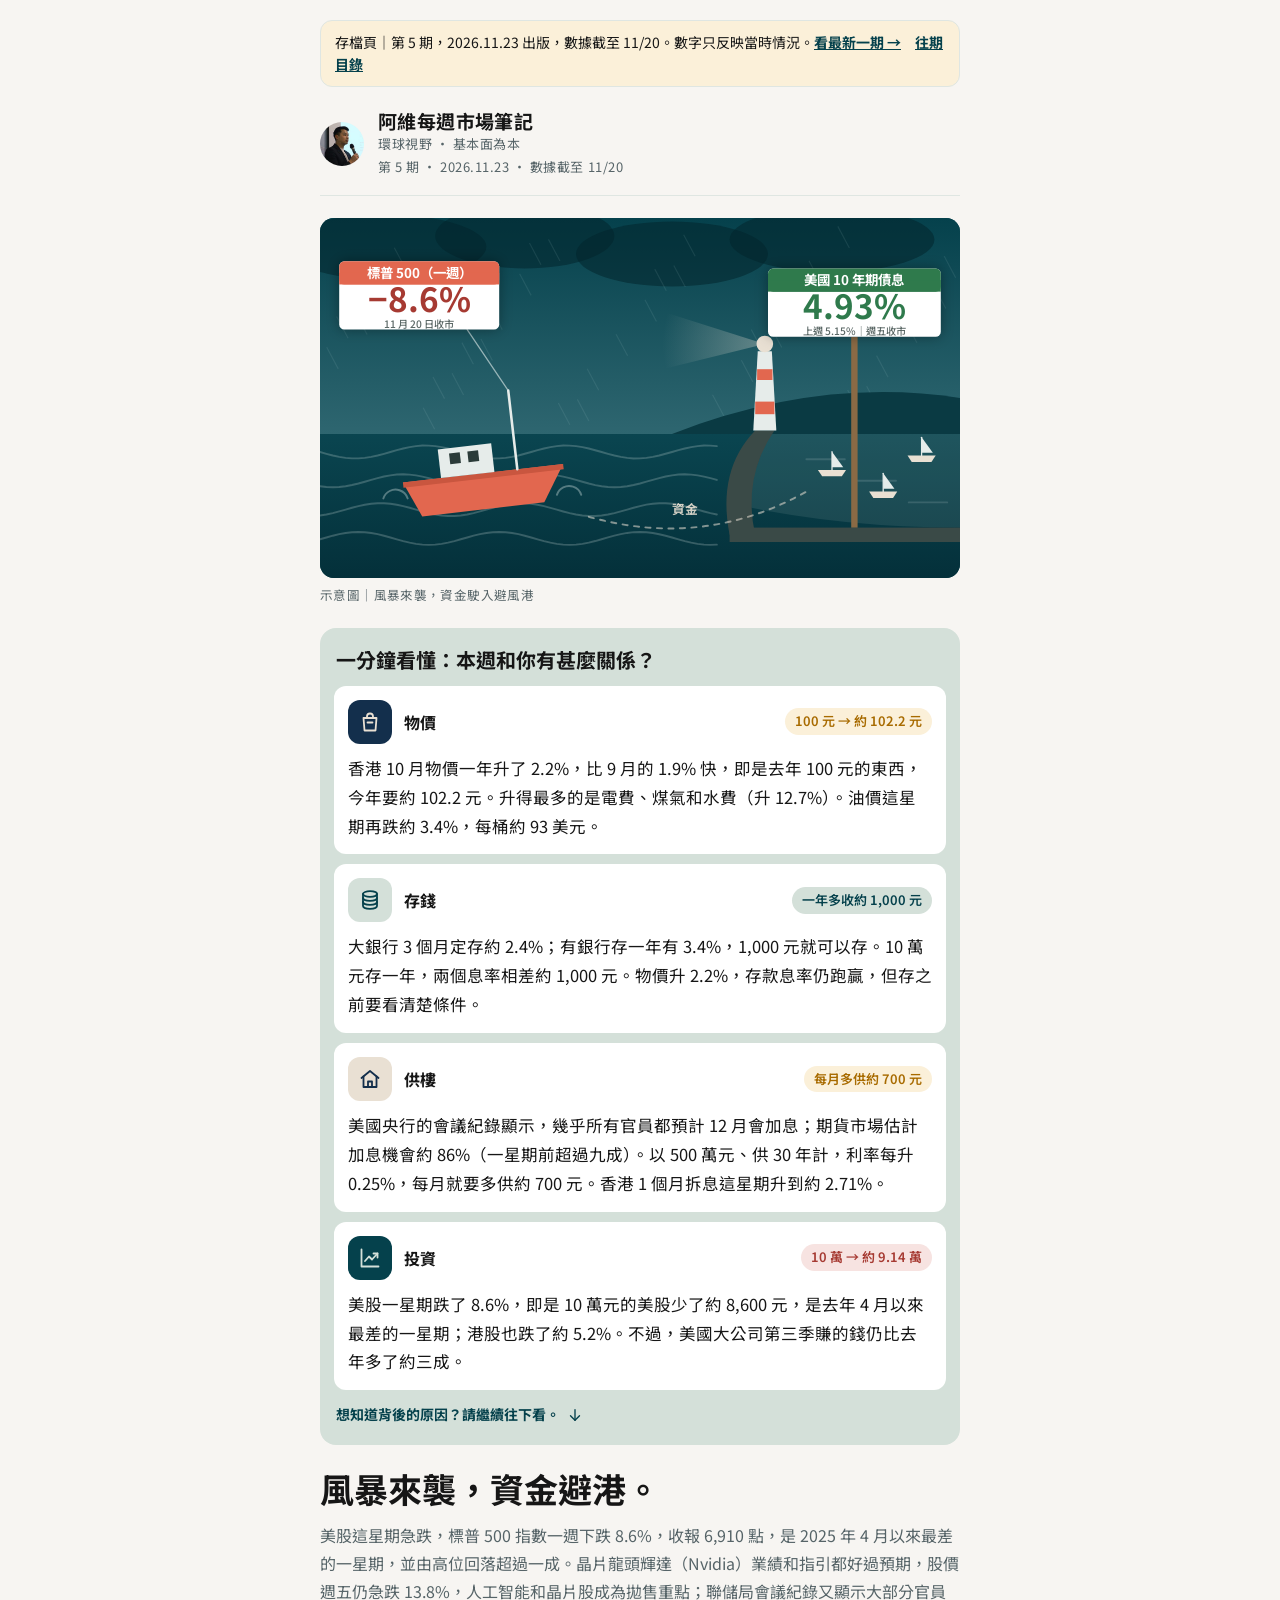
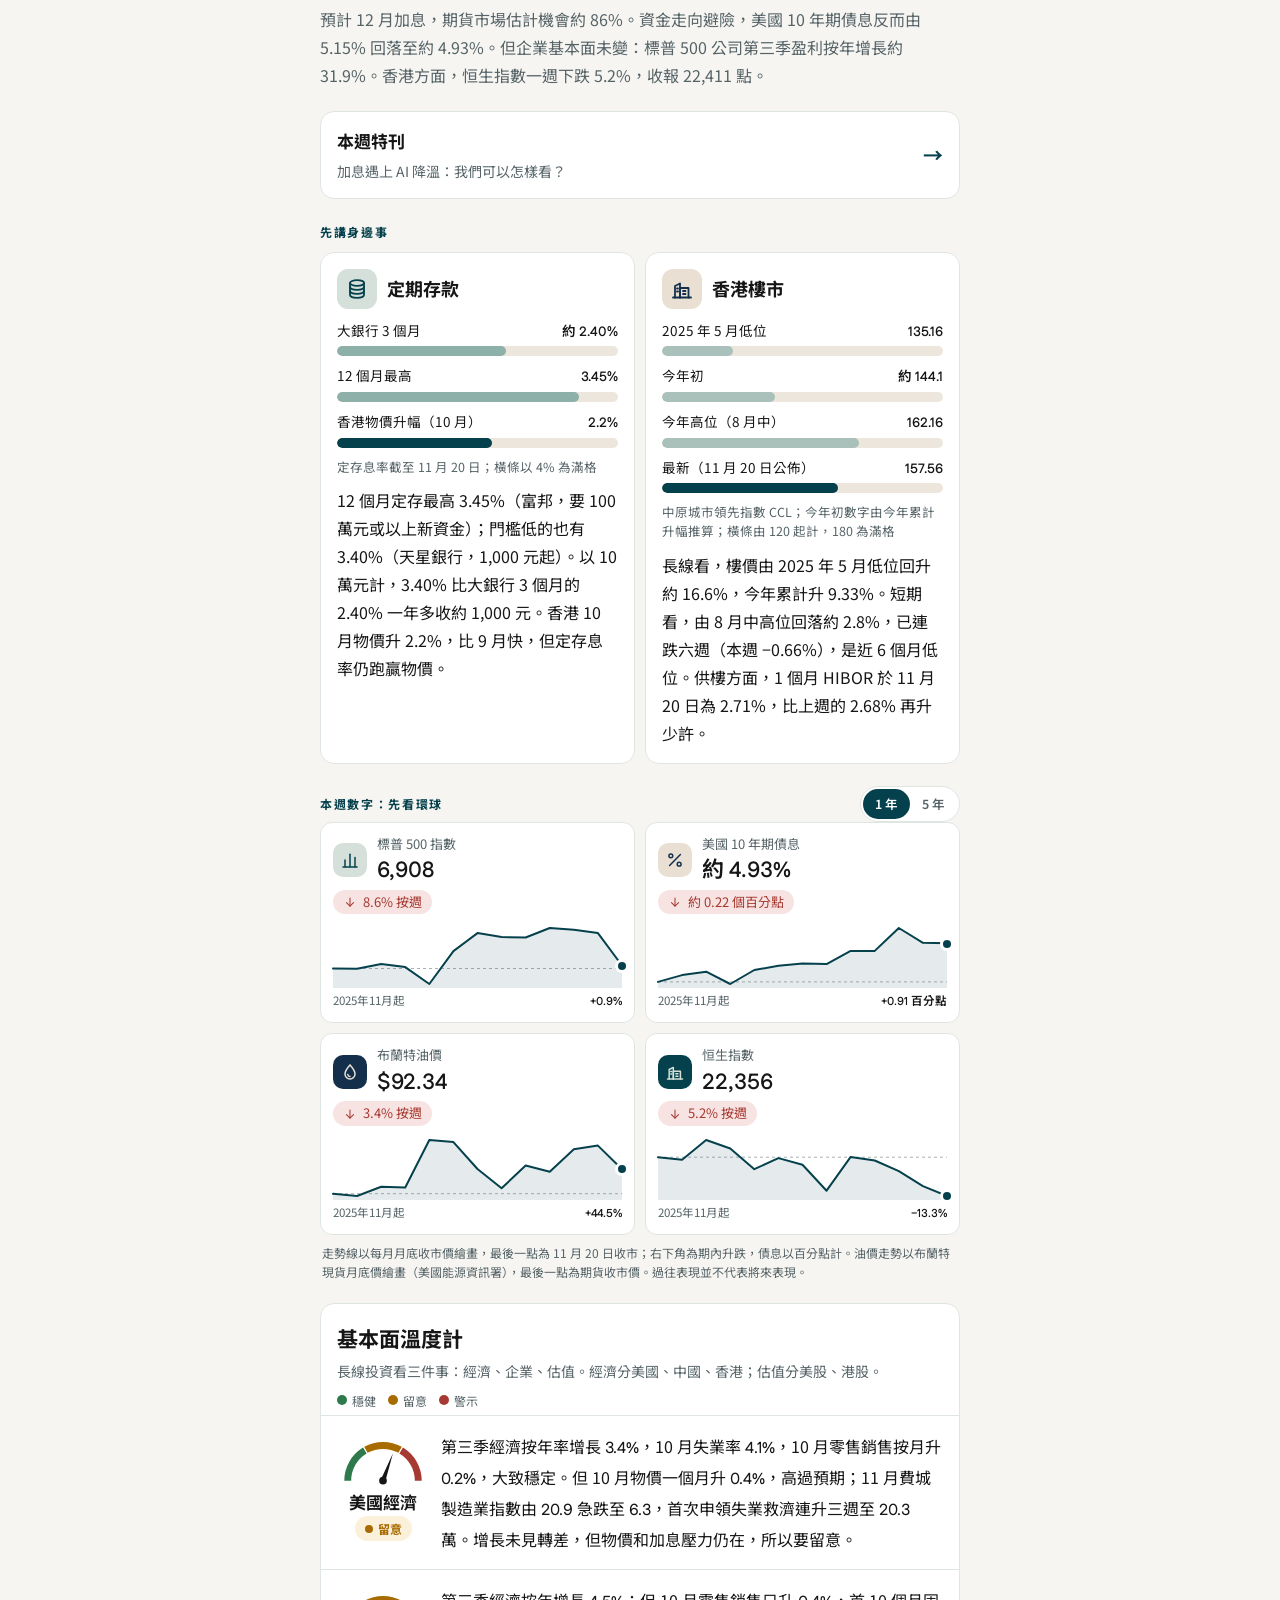
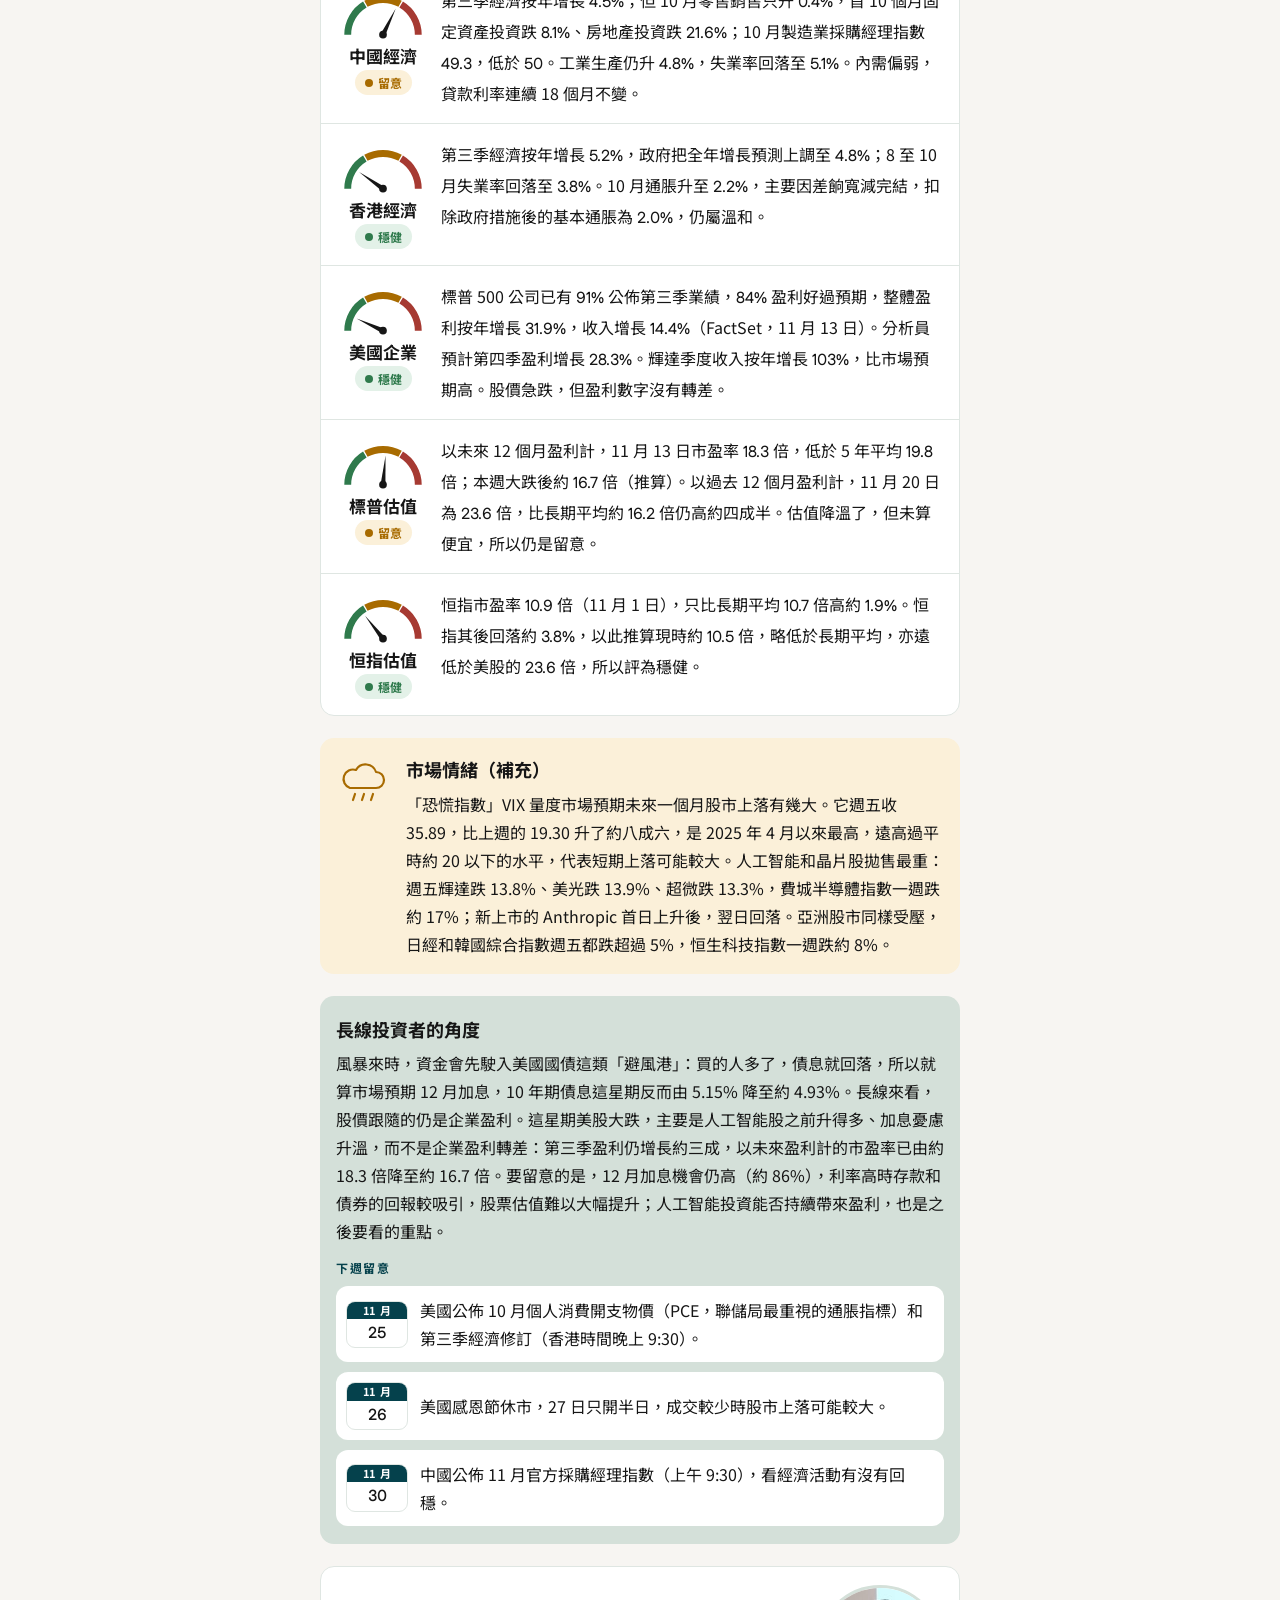
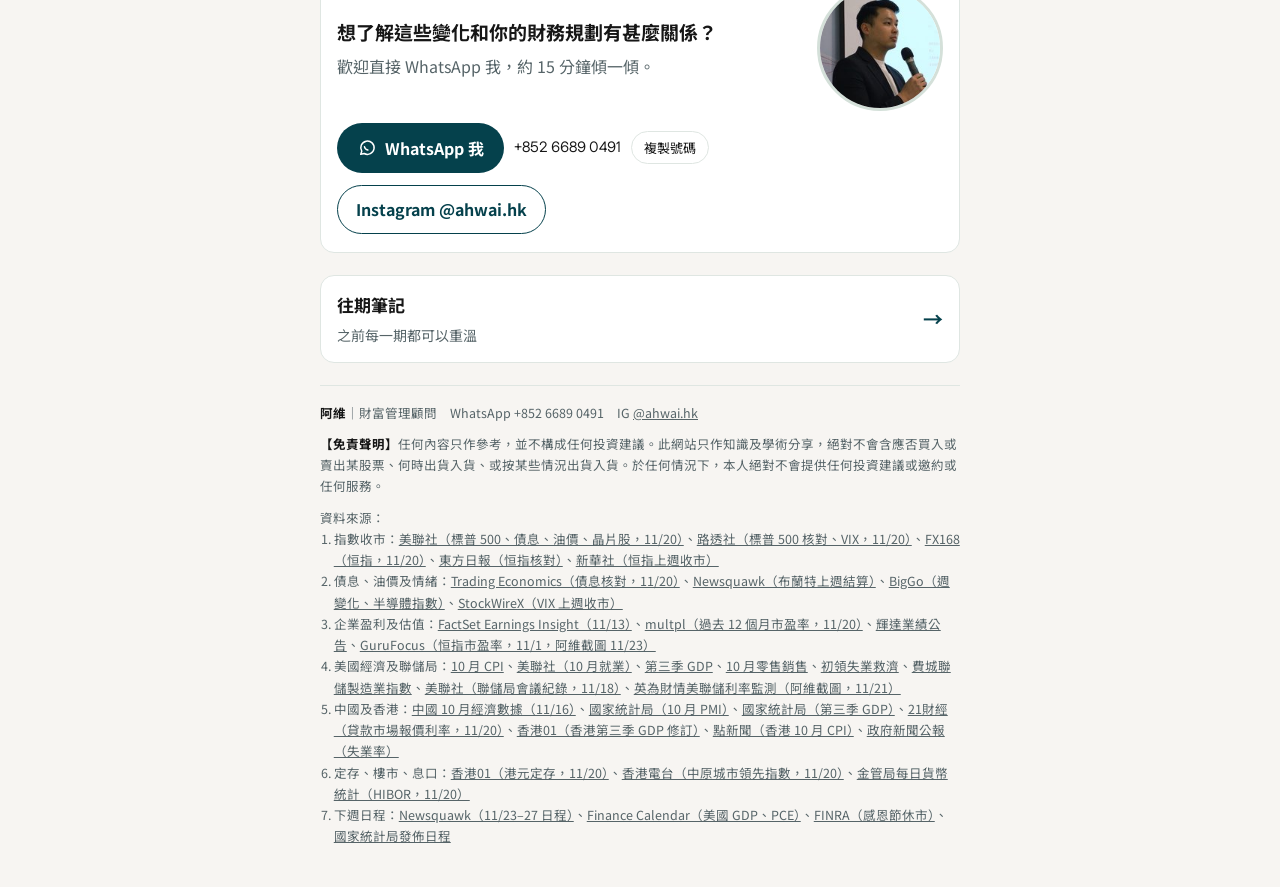
<file: issues/2026-11-23.html>
<!doctype html>
<html lang="zh-Hant">
<head>
<meta charset="utf-8">
<meta name="viewport" content="width=device-width, initial-scale=1, viewport-fit=cover">
<meta name="description" content="一分鐘看懂本週市場：環球視野，基本面為本。">
<meta property="og:type" content="article">
<meta property="og:title" content="阿維每週市場筆記｜第 5 期（存檔）">
<meta property="og:description" content="一分鐘看懂本週市場，以及它和你的存款、供樓、投資有甚麼關係。">
<meta property="og:image" content="https://ahwai79.github.io/weekly/issues/og/2026-11-23.png">
<meta property="og:url" content="https://ahwai79.github.io/weekly/issues/2026-11-23.html">
<style>:root{padding-top:env(safe-area-inset-top,0px);padding-bottom:env(safe-area-inset-bottom,0px)}body{margin:0}img{max-width:100%}[hidden]{display:none!important}</style>
<title>阿維每週市場筆記</title>
<meta name="claude:viewport-fit-sides" content="cover">
<link rel="preconnect" href="https://fonts.googleapis.com">
<link rel="preconnect" href="https://fonts.gstatic.com" crossorigin>
<link rel="stylesheet" href="https://fonts.googleapis.com/css2?family=Noto+Sans+TC:wght@400;500;700;900&family=Fustat:wght@500;600;700;800&display=swap">
<style>
/* Layout: one narrow reading column, like a printed client letter, with infographic touches: icon chips, bars, gauges and a gently animated hero. Colours and type follow the Team Servant design system (deep green, light green, dark blue, sand). */
:root{
  --bg:#F7F5F2; --paper:#FFFFFF; --ink:#161616; --muted:#566468; --line:#DFE6E2;
  --accent:#05414C; --accent-soft:#D4E0D9;
  --ok:#2F7A4C; --ok-soft:#E3F1E8; --warn:#A86B00; --warn-soft:#FBF0D9; --bad:#A63A32; --bad-soft:#F7E3E1;
  --track:#ECE6DC;
  --bar-hi:#05414C; --bar-lo:#8DB0A9; --bar-warm:#C49A63; --bar-old:#A9C1BA;
  --serif:"Noto Sans TC","PingFang TC","Microsoft JhengHei",system-ui,sans-serif;
  --sans:"Noto Sans TC","PingFang TC","Microsoft JhengHei",system-ui,sans-serif;
  --mono:"Fustat","Noto Sans TC",system-ui,sans-serif;
}
@media (prefers-color-scheme: dark){:root:not([data-theme="light"]){
  --bg:#06262D; --paper:#0B3239; --ink:#F2F5F3; --muted:#A9BDB8; --line:#1C4A52;
  --accent:#D4E0D9; --accent-soft:#11414A;
  --ok:#7FCB98; --ok-soft:#1B2E23; --warn:#E6B65A; --warn-soft:#33291A; --bad:#EE8F86; --bad-soft:#3A2220;
  --track:#173F47;
  --bar-hi:#D4E0D9; --bar-lo:#5E8F89; --bar-warm:#E0B987; --bar-old:#2F5E64;
  color-scheme:dark}}
:root[data-theme="dark"]{
  --bg:#06262D; --paper:#0B3239; --ink:#F2F5F3; --muted:#A9BDB8; --line:#1C4A52;
  --accent:#D4E0D9; --accent-soft:#11414A;
  --ok:#7FCB98; --ok-soft:#1B2E23; --warn:#E6B65A; --warn-soft:#33291A; --bad:#EE8F86; --bad-soft:#3A2220;
  --track:#173F47;
  --bar-hi:#D4E0D9; --bar-lo:#5E8F89; --bar-warm:#E0B987; --bar-old:#2F5E64;
  color-scheme:dark}
body{background:var(--bg);color:var(--ink);font-family:var(--sans);font-size:16px;line-height:1.75;-webkit-font-smoothing:antialiased}
.wrap{max-width:640px;margin:0 auto;padding-left:max(16px,env(safe-area-inset-left,0px));padding-right:max(16px,env(safe-area-inset-right,0px));padding-block:20px 40px;display:flex;flex-direction:column;gap:22px}
svg.i{width:24px;height:24px;fill:none;stroke:currentColor;stroke-width:1.8;stroke-linecap:round;stroke-linejoin:round;flex:none}

/* masthead */
.mast{display:flex;align-items:center;gap:14px;padding-bottom:16px;border-bottom:1px solid var(--line)}
.avatar{width:44px;height:44px;border-radius:50%;background:var(--accent);flex:none;overflow:hidden}
.avatar img{width:100%;height:100%;object-fit:cover;display:block}
.mast-text{min-width:0}
.brand{font-family:var(--serif);font-weight:700;font-size:19px;letter-spacing:.02em;line-height:1.3}
.issue{font-size:13px;color:var(--muted);letter-spacing:.04em}

/* hero */
.hero{margin:0;display:flex;flex-direction:column;gap:6px}
.hero canvas{display:block;width:100%;max-width:100%;aspect-ratio:16/9;border-radius:14px;background:#05414C}
.hero figcaption{font-size:12.5px;color:var(--muted);letter-spacing:.03em}

/* one-minute summary */
.simple{background:var(--accent-soft);border-radius:16px;padding:18px 14px;display:flex;flex-direction:column;gap:12px}
.simple h2{font-family:var(--serif);font-size:20px;line-height:1.4;margin:0 2px;text-wrap:balance}
.simple-list{list-style:none;margin:0;padding:0;display:flex;flex-direction:column;gap:10px}
.simple-list li{background:var(--paper);border-radius:12px;padding:14px;display:grid;grid-template-columns:44px minmax(0,1fr);gap:10px 12px;align-items:center}
.simple-list li > div{display:contents}
.ico{width:44px;height:44px;border-radius:12px;display:grid;place-items:center;color:#fff}
.ico.c1{background:#132F4C;color:#E9E0D3} .ico.c2{background:#D4E0D9;color:#05414C} .ico.c3{background:#E9E0D3;color:#132F4C} .ico.c4{background:#05414C;color:#D4E0D9}
.simple-list .head{display:flex;align-items:center;justify-content:space-between;gap:6px 8px;flex-wrap:wrap;min-width:0}
.simple-list .tag{font-weight:700;font-size:16px}
.chip{font-family:var(--sans);font-size:13px;font-weight:600;border-radius:999px;padding:2px 10px;background:var(--accent-soft);color:var(--accent);white-space:nowrap}
.chip.warn{background:var(--warn-soft);color:var(--warn)} .chip.bad{background:var(--bad-soft);color:var(--bad)}
.simple-list p{grid-column:1 / -1;margin:0;font-size:16.5px;line-height:1.75}
.simple-more{margin:0 2px;font-size:14px;color:var(--accent);font-weight:700;display:flex;align-items:center;gap:6px}
.simple-more svg{width:18px;height:18px;animation:nudge 1.6s ease-in-out infinite}
@keyframes nudge{0%,100%{transform:translateY(0)}50%{transform:translateY(4px)}}

/* lead */
.lead h1{font-family:var(--serif);font-weight:700;font-size:clamp(26px,7vw,34px);line-height:1.3;margin:0 0 10px;text-wrap:balance}
.lead p{margin:0;color:var(--muted)}
.section-label{font-size:12px;letter-spacing:.14em;color:var(--accent);font-weight:700;margin:0 0 10px}

/* life cards */
.life-grid{display:grid;grid-template-columns:repeat(2,minmax(0,1fr));gap:10px}
@media (max-width:520px){.life-grid{grid-template-columns:1fr}}
.life-card{background:var(--paper);border:1px solid var(--line);border-radius:14px;padding:16px;display:flex;flex-direction:column;gap:10px;min-width:0}
.life-card .top{display:flex;align-items:center;gap:10px}
.life-card .top .ico{width:40px;height:40px;border-radius:11px}
.life-card h3{font-family:var(--serif);font-size:18px;margin:0}
.life-card .cap{font-size:12.5px;color:var(--muted);margin:0;line-height:1.5}
.life-card p{margin:0}
.bars{display:flex;flex-direction:column;gap:8px;margin:0;padding:0;list-style:none}
.bars li{display:grid;grid-template-columns:minmax(0,1fr) auto;gap:2px 10px;font-size:13.5px;align-items:baseline}
.bars .val{font-family:var(--mono);font-weight:600}
.bars .track{grid-column:1 / -1;height:10px;border-radius:999px;background:var(--track);overflow:hidden}
.bars .fill{display:block;height:100%;width:var(--w);border-radius:999px;background:var(--bar-hi);transform-origin:left;transition:transform 1.1s cubic-bezier(.2,.8,.2,1)}
.bars .fill.lo{background:var(--bar-lo)} .bars .fill.alt{background:var(--bar-warm)} .bars .fill.soft{background:var(--bar-old)}

/* stats */
.stats{display:grid;grid-template-columns:repeat(2,minmax(0,1fr));gap:10px}
.stat{background:var(--paper);border:1px solid var(--line);border-radius:12px;padding:12px;min-width:0;display:grid;align-content:start;grid-template-columns:auto minmax(0,1fr);gap:4px 10px;align-items:center}
.stat .ico{width:34px;height:34px;border-radius:10px;background:#D4E0D9;color:#05414C;grid-row:span 2}
.stat:nth-child(4n+2) .ico{background:#E9E0D3;color:#132F4C} .stat:nth-child(4n+3) .ico{background:#132F4C;color:#E9E0D3} .stat:nth-child(4n+4) .ico{background:#05414C;color:#D4E0D9}
.stat .ico svg{width:20px;height:20px}
.stat .k{font-size:13px;color:var(--muted);line-height:1.4}
.stat .v{font-family:var(--mono);font-weight:600;font-size:clamp(18px,4.8vw,22px);line-height:1.3}
.stat .d{grid-column:1 / -1;font-family:var(--sans);font-size:13px;display:inline-flex;align-items:center;gap:6px;justify-self:start;border-radius:999px;padding:1px 10px}
.d.down{color:var(--bad);background:var(--bad-soft)} .d.up{color:var(--warn);background:var(--warn-soft)} .d.flat{color:var(--muted);background:var(--track)}
@media (max-width:360px){.stats{grid-template-columns:1fr}}
/* trend sparkline inside stat cards (1 年 / 5 年) */
.stats-head{display:flex;align-items:center;justify-content:space-between;gap:10px;flex-wrap:wrap}
.stats-head .section-label{margin:0}
.seg{display:inline-flex;border:1px solid var(--line);border-radius:999px;padding:2px;background:var(--paper)}
.seg button{font:600 12.5px/1 var(--sans);border:0;background:none;color:var(--muted);padding:6px 12px;border-radius:999px;cursor:pointer;min-height:30px}
.seg button[aria-pressed="true"]{background:var(--accent);color:var(--paper)}
.seg button:focus-visible{outline:2px solid var(--accent);outline-offset:2px}
.spark{grid-column:1 / -1;margin-top:6px;position:relative}
.spark svg{display:block;width:100%;height:64px;overflow:visible;touch-action:pan-y}
.spark .ln{fill:none;stroke:var(--accent);stroke-width:2;vector-effect:non-scaling-stroke;stroke-linejoin:round;stroke-linecap:round}
.spark .base{stroke:var(--muted);stroke-width:1;stroke-dasharray:3 3;opacity:.5;vector-effect:non-scaling-stroke}
.spark .ar{fill:var(--accent);opacity:.10}
.spark .cur{stroke:var(--muted);stroke-width:1;vector-effect:non-scaling-stroke;opacity:0}
.spark.hover .cur{opacity:.6}
.spark .dot{position:absolute;width:8px;height:8px;margin:-4px 0 0 -4px;border-radius:50%;background:var(--accent);box-shadow:0 0 0 3px var(--paper);pointer-events:none}
.spark .meta{display:flex;justify-content:space-between;gap:6px;white-space:nowrap;font-size:11.5px;color:var(--muted);margin-top:4px;line-height:1.4}
.spark .meta b{font-family:var(--mono);font-weight:600;color:var(--ink)}
.spark-note{font-size:12px;color:var(--muted);margin:8px 2px 0;line-height:1.6}
.js-anim .spark .ln{transition:none}


/* thermometer with gauges */
.thermo{background:var(--paper);border:1px solid var(--line);border-radius:14px;overflow:hidden}
.thermo-head{padding:16px 16px 4px}
.thermo-head h2{font-family:var(--serif);font-size:21px;margin:0}
.thermo-head p{margin:2px 0 0;font-size:14px;color:var(--muted)}
.legend{display:flex;gap:12px;flex-wrap:wrap;font-size:12px;color:var(--muted);margin-top:6px}
.legend span{display:inline-flex;align-items:center;gap:5px}
.legend i{width:10px;height:10px;border-radius:50%;display:inline-block}
.row{display:grid;grid-template-columns:92px minmax(0,1fr);gap:12px;padding:16px;border-top:1px solid var(--line)}
.row:first-of-type{border-top:0}
.gauge{display:flex;flex-direction:column;align-items:center;gap:4px}
.gauge svg{width:92px;height:56px;overflow:visible}
.gauge .seg{fill:none;stroke-width:9;stroke-linecap:butt}
.gauge .needle{transform-box:view-box;transform-origin:60px 60px;transform:rotate(-90deg);transition:transform 1.3s cubic-bezier(.3,1.35,.5,1)}
.gauge.in .needle{transform:rotate(var(--a))}
.gauge .name{font-family:var(--serif);font-weight:700;font-size:17px;line-height:1.2}
.pill{font-size:12px;font-weight:700;border-radius:999px;padding:2px 10px;white-space:nowrap;display:inline-flex;align-items:center;gap:5px}
.pill::before{content:"";width:8px;height:8px;border-radius:50%;background:currentColor}
.pill.ok{color:var(--ok);background:var(--ok-soft)} .pill.warn{color:var(--warn);background:var(--warn-soft)} .pill.bad{color:var(--bad);background:var(--bad-soft)}
.row p{margin:0;min-width:0}
.num{font-family:var(--mono);font-weight:500}

/* mood */
.mood{display:grid;grid-template-columns:56px minmax(0,1fr);gap:14px;align-items:start;background:var(--warn-soft);border-radius:14px;padding:16px}
.mood .wx{width:56px;height:56px;color:var(--warn)}
.mood .wx .drop{animation:rain 1.4s linear infinite}
.mood .wx .drop:nth-of-type(2){animation-delay:.45s} .mood .wx .drop:nth-of-type(3){animation-delay:.9s}
@keyframes rain{0%{transform:translateY(-3px);opacity:0}30%{opacity:1}100%{transform:translateY(6px);opacity:0}}
.mood h3,.view h3{font-family:var(--serif);font-size:18px;margin:0 0 4px}
.mood p{margin:0;color:var(--ink)}

/* view + calendar tiles */
.view{background:var(--accent-soft);border-radius:14px;padding:18px 16px}
.view p{margin:0 0 12px}
.watch{list-style:none;margin:0;padding:0;display:flex;flex-direction:column;gap:10px}
.watch li{display:grid;grid-template-columns:62px minmax(0,1fr);gap:12px;align-items:center;background:var(--paper);border-radius:12px;padding:10px}
.cal{border-radius:9px;overflow:hidden;border:1px solid var(--line);text-align:center;background:var(--paper);line-height:1.2}
.cal .m{display:block;background:var(--accent);color:var(--paper);font-size:11px;font-weight:700;padding:2px 0;letter-spacing:.06em}
.cal .dd{display:block;font-family:var(--mono);font-weight:600;font-size:16px;padding:5px 0 4px}

/* special issue: reasons box */
.why{background:var(--paper);border:1px solid var(--line);border-radius:14px;padding:18px 16px}
.why .watch li{background:var(--accent-soft)}
.watch .ico{justify-self:center}
.watch strong{color:var(--ink)}

/* contact */
.cta{background:var(--paper);border:1px solid var(--line);border-radius:14px;padding:18px 16px;display:flex;flex-direction:column;gap:12px}
.cta h3{font-family:var(--serif);font-size:19px;margin:0}
.cta p{margin:0;color:var(--muted)}
.cta-top{display:grid;grid-template-columns:minmax(0,1fr) auto;gap:6px 14px;align-items:center}
.cta-top h3{margin-bottom:4px}
.cta-photo{width:120px;height:120px;border-radius:50%;overflow:hidden;flex:none;border:3px solid var(--accent-soft);background:var(--accent)}
.cta-photo img{width:100%;height:100%;object-fit:cover;display:block}
@media (max-width:400px){.cta-photo{width:100px;height:100px}}
.cta-actions{display:flex;flex-wrap:wrap;gap:10px;align-items:center}
.btn{display:inline-flex;align-items:center;gap:8px;background:var(--accent);color:var(--paper);text-decoration:none;font-weight:700;border-radius:999px;padding:11px 20px;border:0;font-size:16px;font-family:var(--sans);cursor:pointer}
.btn svg{width:20px;height:20px}
.btn.wa{background:#05414C;color:#fff}
.btn.ghost{background:transparent;color:var(--accent);border:1.5px solid var(--accent);padding:9.5px 18px}
.btn:focus-visible,.copy:focus-visible{outline:3px solid var(--warn);outline-offset:2px}
.phone{font-family:var(--mono);font-size:15px;user-select:all}
.copy{background:none;border:1px solid var(--line);color:var(--ink);border-radius:999px;padding:6px 12px;font-size:13px;cursor:pointer;font-family:var(--sans)}
.fine{font-size:12.5px;line-height:1.7;color:var(--muted);border-top:1px solid var(--line);padding-top:16px;display:flex;flex-direction:column;gap:10px}
.fine strong{color:var(--ink)}
.fine a{color:var(--muted)}
.src{margin:0;padding-left:1.1em}

/* scroll reveal: only armed by script, so the page reads fine without it */
.js-anim .rv{opacity:0;transform:translateY(16px);transition:opacity .7s ease,transform .7s ease}
.js-anim .rv.in{opacity:1;transform:none}
.js-anim .bars .fill{transform:scaleX(0)}
.js-anim .in .bars .fill,.js-anim .bars.in .fill{transform:scaleX(1)}
@media (prefers-reduced-motion: reduce){
  .js-anim .rv{opacity:1;transform:none;transition:none}
  .js-anim .bars .fill{transform:none;transition:none}
  .gauge .needle{transition:none}
  .simple-more svg,.mood .wx .drop{animation:none}
}
.past{display:flex;align-items:center;justify-content:space-between;gap:12px;background:var(--paper);border:1px solid var(--line);border-radius:14px;padding:14px 16px;color:var(--ink);text-decoration:none}.past strong{font-family:var(--serif);font-size:17px}.past span{color:var(--muted);font-size:14px}.past b{color:var(--accent);font-size:20px;line-height:1}.past:focus-visible{outline:3px solid var(--warn);outline-offset:2px}
</style>
<style id="archive-css">.arch{background:var(--warn-soft);color:var(--ink);border:1px solid var(--line);border-radius:12px;padding:10px 14px;font-size:14px;line-height:1.6}.arch a{color:var(--accent);font-weight:700}</style>
</head>
<body>
<!-- Icon sprite: line icons drawn for this page, coloured with currentColor. -->
<svg width="0" height="0" style="position:absolute" aria-hidden="true">
  <symbol id="i-bag" viewBox="0 0 24 24"><path d="M5.5 8h13l-1 12.5h-11z"/><path d="M9 8V6.5a3 3 0 0 1 6 0V8"/><path d="M9.5 12.5h5"/></symbol>
  <symbol id="i-coins" viewBox="0 0 24 24"><ellipse cx="12" cy="6" rx="7" ry="2.8"/><path d="M5 6v4c0 1.5 3.1 2.8 7 2.8s7-1.3 7-2.8V6"/><path d="M5 10v4c0 1.5 3.1 2.8 7 2.8s7-1.3 7-2.8v-4"/><path d="M5 14v4c0 1.5 3.1 2.8 7 2.8s7-1.3 7-2.8v-4"/></symbol>
  <symbol id="i-home" viewBox="0 0 24 24"><path d="M3.5 11 12 4l8.5 7"/><path d="M5.5 9.5V20h13V9.5"/><path d="M10 20v-5.5h4V20"/></symbol>
  <symbol id="i-trend" viewBox="0 0 24 24"><path d="M3.5 3.5v17h17"/><path d="m7 15 4-4.5 3 3 5.5-6"/><path d="M15.5 7.5h4v4"/></symbol>
  <symbol id="i-bars" viewBox="0 0 24 24"><path d="M6 20v-8"/><path d="M12 20V5"/><path d="M18 20v-11"/><path d="M3.5 20.5h17"/></symbol>
  <symbol id="i-pct" viewBox="0 0 24 24"><path d="M18.5 5.5l-13 13"/><circle cx="7" cy="7" r="2.3"/><circle cx="17" cy="17" r="2.3"/></symbol>
  <symbol id="i-drop" viewBox="0 0 24 24"><path d="M12 3.5s6 6.6 6 10.8a6 6 0 0 1-12 0C6 10.1 12 3.5 12 3.5z"/><path d="M9.3 15a2.8 2.8 0 0 0 2.7 2.4"/></symbol>
  <symbol id="i-city" viewBox="0 0 24 24"><path d="M3 20.5h18"/><path d="M5 20.5V9l5-2.5v14"/><path d="M10 20.5V11h8.5v9.5"/><path d="M13 14h2.5M13 17h2.5M7 11.5h1M7 14.5h1"/></symbol>
  <symbol id="i-down" viewBox="0 0 24 24"><path d="M12 5v14"/><path d="m6 13 6 6 6-6"/></symbol>
  <symbol id="i-up" viewBox="0 0 24 24"><path d="M12 19V5"/><path d="m6 11 6-6 6 6"/></symbol>
  <symbol id="i-chat" viewBox="0 0 24 24"><path d="M4.5 19.5l1.2-3.7A8 8 0 1 1 8.6 18.6z"/><path d="M9 10.5c.3 1.8 2 3.6 4 4"/></symbol>
</svg>

<div class="wrap">
  <!-- archive-banner -->
  <div class="arch">存檔頁｜第 5 期，2026.11.23 出版，數據截至 11/20。數字只反映當時情況。<a href="https://ahwai79.github.io/weekly/">看最新一期 →</a>　<a href="https://ahwai79.github.io/weekly/issues/">往期目錄</a></div>
  <header class="mast">
    <div class="avatar"><img src="[data-uri]" alt="阿維"></div>
    <div class="mast-text">
      <div class="brand">阿維每週市場筆記</div>
      <div class="issue">環球視野 · 基本面為本</div>
      <div class="issue">第 5 期 · 2026.11.23 · 數據截至 11/20</div>
    </div>
  </header>

  <figure class="hero">
    <canvas id="hero" role="img" aria-label="示意圖：暴風雨的海上，寫著標普 500 一週跌 8.6% 的大船在防波堤外搖晃；金色小船（資金）駛入平靜的避風港，港口牌寫美國 10 年期債息 4.93%，上週 5.15%" data-weather="storm"></canvas>
    <figcaption>示意圖｜風暴來襲，資金駛入避風港</figcaption>
  </figure>

  <section class="simple" aria-labelledby="simple-title">
    <h2 id="simple-title">一分鐘看懂：本週和你有甚麼關係？</h2>
    <ul class="simple-list">
      <li class="rv">
        <span class="ico c1"><svg class="i"><use href="#i-bag"/></svg></span>
        <div>
          <div class="head"><span class="tag">物價</span><span class="chip warn">100 元 → 約 102.2 元</span></div>
          <p>香港 10 月物價一年升了 2.2%，比 9 月的 1.9% 快，即是去年 100 元的東西，今年要約 102.2 元。升得最多的是電費、煤氣和水費（升 12.7%）。油價這星期再跌約 3.4%，每桶約 93 美元。</p>
        </div>
      </li>
      <li class="rv">
        <span class="ico c2"><svg class="i"><use href="#i-coins"/></svg></span>
        <div>
          <div class="head"><span class="tag">存錢</span><span class="chip">一年多收約 1,000 元</span></div>
          <p>大銀行 3 個月定存約 2.4%；有銀行存一年有 3.4%，1,000 元就可以存。10 萬元存一年，兩個息率相差約 1,000 元。物價升 2.2%，存款息率仍跑贏，但存之前要看清楚條件。</p>
        </div>
      </li>
      <li class="rv">
        <span class="ico c3"><svg class="i"><use href="#i-home"/></svg></span>
        <div>
          <div class="head"><span class="tag">供樓</span><span class="chip warn">每月多供約 700 元</span></div>
          <p>美國央行的會議紀錄顯示，幾乎所有官員都預計 12 月會加息；期貨市場估計加息機會約 86%（一星期前超過九成）。以 500 萬元、供 30 年計，利率每升 0.25%，每月就要多供約 700 元。香港 1 個月拆息這星期升到約 2.71%。</p>
        </div>
      </li>
      <li class="rv">
        <span class="ico c4"><svg class="i"><use href="#i-trend"/></svg></span>
        <div>
          <div class="head"><span class="tag">投資</span><span class="chip bad">10 萬 → 約 9.14 萬</span></div>
          <p>美股一星期跌了 8.6%，即是 10 萬元的美股少了約 8,600 元，是去年 4 月以來最差的一星期；港股也跌了約 5.2%。不過，美國大公司第三季賺的錢仍比去年多了約三成。</p>
        </div>
      </li>
    </ul>
    <p class="simple-more">想知道背後的原因？請繼續往下看。<svg class="i"><use href="#i-down"/></svg></p>
  </section>

  <section class="lead rv">
    <h1>風暴來襲，資金避港。</h1>
    <p>美股這星期急跌，標普 500 指數一週下跌 8.6%，收報 6,910 點，是 2025 年 4 月以來最差的一星期，並由高位回落超過一成。晶片龍頭輝達（Nvidia）業績和指引都好過預期，股價週五仍急跌 13.8%，人工智能和晶片股成為拋售重點；聯儲局會議紀錄又顯示大部分官員預計 12 月加息，期貨市場估計機會約 86%。資金走向避險，美國 10 年期債息反而由 5.15% 回落至約 4.93%。但企業基本面未變：標普 500 公司第三季盈利按年增長約 31.9%。香港方面，恒生指數一週下跌 5.2%，收報 22,411 點。</p>
  </section>

  <a class="past rv" href="https://ahwai79.github.io/weekly/special/2026-11-21-rates-ai.html"><div><strong>本週特刊</strong><br><span>加息遇上 AI 降溫：我們可以怎樣看？</span></div><b aria-hidden="true">→</b></a>

  <section class="life" aria-labelledby="life-title">
    <p class="section-label" id="life-title">先講身邊事</p>
    <div class="life-grid">
      <article class="life-card rv">
        <div class="top"><span class="ico c2"><svg class="i"><use href="#i-coins"/></svg></span><h3>定期存款</h3></div>
        <ul class="bars" aria-label="港元定存息率與香港通脹比較">
          <li><span>大銀行 3 個月</span><span class="val">約 2.40%</span><span class="track"><span class="fill lo" style="--w:60%"></span></span></li>
          <li><span>12 個月最高</span><span class="val">3.45%</span><span class="track"><span class="fill lo" style="--w:86.25%"></span></span></li>
          <li><span>香港物價升幅（10 月）</span><span class="val">2.2%</span><span class="track"><span class="fill" style="--w:55%"></span></span></li>
        </ul>
        <p class="cap">定存息率截至 11 月 20 日；橫條以 4% 為滿格</p>
        <p>12 個月定存最高 3.45%（富邦，要 100 萬元或以上新資金）；門檻低的也有 3.40%（天星銀行，1,000 元起）。以 10 萬元計，3.40% 比大銀行 3 個月的 2.40% 一年多收約 1,000 元。香港 10 月物價升 2.2%，比 9 月快，但定存息率仍跑贏物價。</p>
      </article>
      <article class="life-card rv">
        <div class="top"><span class="ico c3"><svg class="i"><use href="#i-city"/></svg></span><h3>香港樓市</h3></div>
        <ul class="bars" aria-label="中原城市領先指數：長線走勢">
          <li><span>2025 年 5 月低位</span><span class="val">135.16</span><span class="track"><span class="fill soft" style="--w:25.27%"></span></span></li>
          <li><span>今年初</span><span class="val">約 144.1</span><span class="track"><span class="fill soft" style="--w:40.19%"></span></span></li>
          <li><span>今年高位（8 月中）</span><span class="val">162.16</span><span class="track"><span class="fill soft" style="--w:70.27%"></span></span></li>
          <li><span>最新（11 月 20 日公佈）</span><span class="val">157.56</span><span class="track"><span class="fill" style="--w:62.6%"></span></span></li>
        </ul>
        <p class="cap">中原城市領先指數 CCL；今年初數字由今年累計升幅推算；橫條由 120 起計，180 為滿格</p>
        <p>長線看，樓價由 2025 年 5 月低位回升約 16.6%，今年累計升 9.33%。短期看，由 8 月中高位回落約 2.8%，已連跌六週（本週 −0.66%），是近 6 個月低位。供樓方面，1 個月 HIBOR 於 11 月 20 日為 2.71%，比上週的 2.68% 再升少許。</p>
      </article>
    </div>
  </section>

  <section>
    <div class="stats-head"><p class="section-label">本週數字：先看環球</p><div class="seg" role="group" aria-label="走勢圖時間"><button type="button" data-span="12" aria-pressed="true">1 年</button><button type="button" data-span="60" aria-pressed="false">5 年</button></div></div>
    <div class="stats">
      <div class="stat rv"><span class="ico"><svg class="i"><use href="#i-bars"/></svg></span><div class="k">標普 500 指數</div><div class="v" data-count="6910" data-dec="0">6,910</div><div class="d down"><svg class="i" style="width:14px;height:14px"><use href="#i-down"/></svg>8.6% 按週</div><div class="spark" data-series="spx" data-dec="0"></div></div>
      <div class="stat rv"><span class="ico"><svg class="i"><use href="#i-pct"/></svg></span><div class="k">美國 10 年期債息</div><div class="v" data-count="4.93" data-dec="2" data-prefix="約 " data-suffix="%">約 4.93%</div><div class="d down"><svg class="i" style="width:14px;height:14px"><use href="#i-down"/></svg>約 0.22 個百分點</div><div class="spark" data-series="tnx" data-dec="2"></div></div>
      <div class="stat rv"><span class="ico"><svg class="i"><use href="#i-drop"/></svg></span><div class="k">布蘭特油價</div><div class="v" data-count="92.57" data-dec="2" data-prefix="$">$92.57</div><div class="d down"><svg class="i" style="width:14px;height:14px"><use href="#i-down"/></svg>3.4% 按週</div><div class="spark" data-series="brent" data-dec="2"></div></div>
      <div class="stat rv"><span class="ico"><svg class="i"><use href="#i-city"/></svg></span><div class="k">恒生指數</div><div class="v" data-count="22411" data-dec="0">22,411</div><div class="d down"><svg class="i" style="width:14px;height:14px"><use href="#i-down"/></svg>5.2% 按週</div><div class="spark" data-series="hsi" data-dec="0"></div></div>
    </div>
    <p class="spark-note">走勢線以每月月底收市價繪畫，最後一點為 11 月 20 日收市；右下角為期內升跌，債息以百分點計。油價走勢以布蘭特現貨月底價繪畫（美國能源資訊署），最後一點為期貨收市價。過往表現並不代表將來表現。</p>
  </section>

  <section class="thermo" aria-labelledby="thermo-title">
    <div class="thermo-head">
      <h2 id="thermo-title">基本面溫度計</h2>
      <p>長線投資看三件事：經濟、企業、估值。經濟分美國、中國、香港；估值分美股、港股。</p>
      <div class="legend" aria-hidden="true"><span><i style="background:var(--ok)"></i>穩健</span><span><i style="background:var(--warn)"></i>留意</span><span><i style="background:var(--bad)"></i>警示</span></div>
    </div>
    <div class="row">
      <div class="gauge" style="--a:20deg"><svg viewBox="0 0 120 66" aria-hidden="true"></svg><span class="name">美國經濟</span><span class="pill warn">留意</span></div>
      <p>第三季經濟按年率增長 <span class="num">3.4%</span>，10 月失業率 <span class="num">4.1%</span>，10 月零售銷售按月升 <span class="num">0.2%</span>，大致穩定。但 10 月物價一個月升 <span class="num">0.4%</span>，高過預期；11 月費城製造業指數由 <span class="num">20.9</span> 急跌至 <span class="num">6.3</span>，首次申領失業救濟連升三週至 <span class="num">20.3</span> 萬。增長未見轉差，但物價和加息壓力仍在，所以要留意。</p>
    </div>
    <div class="row">
      <div class="gauge" style="--a:26deg"><svg viewBox="0 0 120 66" aria-hidden="true"></svg><span class="name">中國經濟</span><span class="pill warn">留意</span></div>
      <p>第三季經濟按年增長 <span class="num">4.5%</span>；但 10 月零售銷售只升 <span class="num">0.4%</span>，首 10 個月固定資產投資跌 <span class="num">8.1%</span>、房地產投資跌 <span class="num">21.6%</span>；10 月製造業採購經理指數 <span class="num">49.3</span>，低於 <span class="num">50</span>。工業生產仍升 <span class="num">4.8%</span>，失業率回落至 <span class="num">5.1%</span>。內需偏弱，貸款利率連續 18 個月不變。</p>
    </div>
    <div class="row">
      <div class="gauge" style="--a:-55deg"><svg viewBox="0 0 120 66" aria-hidden="true"></svg><span class="name">香港經濟</span><span class="pill ok">穩健</span></div>
      <p>第三季經濟按年增長 <span class="num">5.2%</span>，政府把全年增長預測上調至 <span class="num">4.8%</span>；8 至 10 月失業率回落至 <span class="num">3.8%</span>。10 月通脹升至 <span class="num">2.2%</span>，主要因差餉寬減完結，扣除政府措施後的基本通脹為 <span class="num">2.0%</span>，仍屬溫和。</p>
    </div>
    <div class="row">
      <div class="gauge" style="--a:-65deg"><svg viewBox="0 0 120 66" aria-hidden="true"></svg><span class="name">美國企業</span><span class="pill ok">穩健</span></div>
      <p>標普 500 公司已有 <span class="num">91%</span> 公佈第三季業績，<span class="num">84%</span> 盈利好過預期，整體盈利按年增長 <span class="num">31.9%</span>，收入增長 <span class="num">14.4%</span>（FactSet，11 月 13 日）。分析員預計第四季盈利增長 <span class="num">28.3%</span>。輝達季度收入按年增長 <span class="num">103%</span>，比市場預期高。股價急跌，但盈利數字沒有轉差。</p>
    </div>
    <div class="row">
      <div class="gauge" style="--a:5deg"><svg viewBox="0 0 120 66" aria-hidden="true"></svg><span class="name">標普估值</span><span class="pill warn">留意</span></div>
      <p>以未來 12 個月盈利計，11 月 13 日市盈率 <span class="num">18.3</span> 倍，低於 5 年平均 <span class="num">19.8</span> 倍；本週大跌後約 <span class="num">16.7</span> 倍（推算）。以過去 12 個月盈利計，11 月 20 日為 <span class="num">23.6</span> 倍，比長期平均約 <span class="num">16.2</span> 倍仍高約四成半。估值降溫了，但未算便宜，所以仍是留意。</p>
    </div>
    <div class="row">
      <div class="gauge" style="--a:-38deg"><svg viewBox="0 0 120 66" aria-hidden="true"></svg><span class="name">恒指估值</span><span class="pill ok">穩健</span></div>
      <p>恒指市盈率 <span class="num">10.9</span> 倍（11 月 1 日），只比長期平均 <span class="num">10.7</span> 倍高約 <span class="num">1.9%</span>。恒指其後回落約 <span class="num">3.8%</span>，以此推算現時約 <span class="num">10.5</span> 倍，略低於長期平均，亦遠低於美股的 <span class="num">23.6</span> 倍，所以評為穩健。</p>
    </div>
  </section>

  <section class="mood rv">
    <svg class="wx" viewBox="0 0 56 56" aria-hidden="true" fill="none" stroke="currentColor" stroke-width="2.2" stroke-linecap="round" stroke-linejoin="round">
      <path d="M14 34h26a8 8 0 0 0 0-16 11 11 0 0 0-20-2A9 9 0 0 0 14 34z"/>
      <path class="drop" d="M19 40l-2 6"/>
      <path class="drop" d="M28 40l-2 6"/>
      <path class="drop" d="M37 40l-2 6"/>
    </svg>
    <div>
      <h3>市場情緒（補充）</h3>
      <p>「恐慌指數」VIX 量度市場預期未來一個月股市上落有幾大。它週五收 35.89，比上週的 19.30 升了約八成六，是 2025 年 4 月以來最高，遠高過平時約 20 以下的水平，代表短期上落可能較大。人工智能和晶片股拋售最重：週五輝達跌 13.8%、美光跌 13.9%、超微跌 13.3%，費城半導體指數一週跌約 17%；新上市的 Anthropic 首日上升後，翌日回落。亞洲股市同樣受壓，日經和韓國綜合指數週五都跌超過 5%，恒生科技指數一週跌約 8%。</p>
    </div>
  </section>

  <section class="view rv">
    <h3>長線投資者的角度</h3>
    <p>風暴來時，資金會先駛入美國國債這類「避風港」：買的人多了，債息就回落，所以就算市場預期 12 月加息，10 年期債息這星期反而由 5.15% 降至約 4.93%。長線來看，股價跟隨的仍是企業盈利。這星期美股大跌，主要是人工智能股之前升得多、加息憂慮升溫，而不是企業盈利轉差：第三季盈利仍增長約三成，以未來盈利計的市盈率已由約 18.3 倍降至約 16.7 倍。要留意的是，12 月加息機會仍高（約 86%），利率高時存款和債券的回報較吸引，股票估值難以大幅提升；人工智能投資能否持續帶來盈利，也是之後要看的重點。</p>
    <p class="section-label" style="margin-bottom:8px">下週留意</p>
    <ul class="watch">
      <li><span class="cal"><span class="m">11 月</span><span class="dd">25</span></span><span>美國公佈 10 月個人消費開支物價（PCE，聯儲局最重視的通脹指標）和第三季經濟修訂（香港時間晚上 9:30）。</span></li>
      <li><span class="cal"><span class="m">11 月</span><span class="dd">26</span></span><span>美國感恩節休市，27 日只開半日，成交較少時股市上落可能較大。</span></li>
      <li><span class="cal"><span class="m">11 月</span><span class="dd">30</span></span><span>中國公佈 11 月官方採購經理指數（上午 9:30），看經濟活動有沒有回穩。</span></li>
    </ul>
  </section>

  <section class="cta rv">
    <div class="cta-top">
      <div>
        <h3>想了解這些變化和你的財務規劃有甚麼關係？</h3>
        <p>歡迎直接 WhatsApp 我，約 15 分鐘傾一傾。</p>
      </div>
      <div class="cta-photo"><img src="[data-uri]" alt="阿維"></div>
    </div>
    <div class="cta-actions">
      <a class="btn wa" id="wa-btn" href="#" target="_blank" rel="noopener"><svg class="i"><use href="#i-chat"/></svg>WhatsApp 我</a>
      <span class="phone" id="wa-num"></span>
      <button class="copy" id="copy-btn" type="button">複製號碼</button>
    </div>
    <div class="cta-actions">
      <a class="btn ghost" href="https://www.instagram.com/ahwai.hk/" target="_blank" rel="noopener">Instagram @ahwai.hk</a>
    </div>
  </section>

  <!-- past-link -->
  <a class="past" href="https://ahwai79.github.io/weekly/issues/"><div><strong>往期筆記</strong><br><span>之前每一期都可以重溫</span></div><b aria-hidden="true">→</b></a>

  <footer class="fine">
    <div><strong>阿維</strong>｜財富管理顧問　WhatsApp +852 6689 0491　IG <a href="https://www.instagram.com/ahwai.hk/" target="_blank" rel="noopener">@ahwai.hk</a></div>
    <div><strong>【免責聲明】</strong>任何內容只作參考，並不構成任何投資建議。此網站只作知識及學術分享，絕對不會含應否買入或賣出某股票、何時出貨入貨、或按某些情況出貨入貨。於任何情況下，本人絕對不會提供任何投資建議或邀約或任何服務。</div>
    <div>
      資料來源：
      <ol class="src">
        <li>指數收市：<a href="https://wsvn.com/news/us-world/ai-stocks-selloff-sp500-down/" target="_blank" rel="noopener">美聯社（標普 500、債息、油價、晶片股，11/20）</a>、<a href="https://finance.yahoo.com/markets/stocks/articles/wall-st-futures-slip-anthropic-104746137.html" target="_blank" rel="noopener">路透社（標普 500 核對、VIX，11/20）</a>、<a href="https://www.fx168news.com/express/fastnews/1473098" target="_blank" rel="noopener">FX168（恒指，11/20）</a>、<a href="https://orientaldaily.on.cc/content/%E7%94%A2%E7%B6%93/odn-20261121-1121_00266_001/%E6%B8%AF%E8%82%A1%E6%8C%87%E6%95%B8" target="_blank" rel="noopener">東方日報（恒指核對）</a>、<a href="https://www.news.cn/gangao/20261113/fbc2cb2f01c941c68714d93a069ca3ee/c.html" target="_blank" rel="noopener">新華社（恒指上週收市）</a></li>
        <li>債息、油價及情緒：<a href="https://tradingeconomics.com/united-states/government-bond-yield/news/601580" target="_blank" rel="noopener">Trading Economics（債息核對，11/20）</a>、<a href="https://www.newsquawk.com/headlines/crude-wrap-wti-z6-settles-usd-018-lower-at-usd-8856bbl-brent-f7-settles-usd-002-higher-at-usd-9584bbl" target="_blank" rel="noopener">Newsquawk（布蘭特上週結算）</a>、<a href="https://finance.biggo.com/news/d3dca0fe-e75b-42d2-8592-b3d28bbb0367" target="_blank" rel="noopener">BigGo（週變化、半導體指數）</a>、<a href="https://stockwirex.com/analysis/vix-expected-move-market-selloff-november-2026/" target="_blank" rel="noopener">StockWireX（VIX 上週收市）</a></li>
        <li>企業盈利及估值：<a href="https://advantage.factset.com/hubfs/Website/Resources%20Section/Research%20Desk/Earnings%20Insight/EarningsInsight_111326.pdf" target="_blank" rel="noopener">FactSet Earnings Insight（11/13）</a>、<a href="https://multpl.com/s-p-500-pe-ratio" target="_blank" rel="noopener">multpl（過去 12 個月市盈率，11/20）</a>、<a href="https://investor.nvidia.com/news/press-release-details/2026/NVIDIA-Announces-Financial-Results-for-Third-Quarter-Fiscal-2027/" target="_blank" rel="noopener">輝達業績公告</a>、<a href="https://www.gurufocus.com/economic_indicators/5732/pe-ratio-ttm-for-the-hang-seng-index" target="_blank" rel="noopener">GuruFocus（恒指市盈率，11/1，阿維截圖 11/23）</a></li>
        <li>美國經濟及聯儲局：<a href="https://stockanalysis.com/news/us-cpi-rises-october-2026/" target="_blank" rel="noopener">10 月 CPI</a>、<a href="https://abc7news.com/story/us-employers-added-surprising-165000-jobs-october-unemployment-rate-dipped-41/20020018/" target="_blank" rel="noopener">美聯社（10 月就業）</a>、<a href="https://www.advisorperspectives.com/dshort/updates/2026/10/29/q3-gdp-advance-estimate-real-gdp-at-3-4" target="_blank" rel="noopener">第三季 GDP</a>、<a href="https://stockanalysis.com/news/us-retail-sales-rise-october-2026/" target="_blank" rel="noopener">10 月零售銷售</a>、<a href="https://stockanalysis.com/news/jobless-claims-rise-third-week-november-2026/" target="_blank" rel="noopener">初領失業救濟</a>、<a href="https://www.newsquawk.com/headlines/us-philadelphia-fed-manufacturing-index-nov-63-vs-exp-20-prev-209" target="_blank" rel="noopener">費城聯儲製造業指數</a>、<a href="https://www.adn.com/business-economy/2026/11/18/fed-minutes-higher-interest-rates-needed-in-december-as-inflation-worries-mount/" target="_blank" rel="noopener">美聯社（聯儲局會議紀錄，11/18）</a>、<a href="https://hk.investing.com/central-banks/fed-rate-monitor" target="_blank" rel="noopener">英為財情美聯儲利率監測（阿維截圖，11/21）</a></li>
        <li>中國及香港：<a href="https://www.cnfin.com/yw-lb/detail/20261116/4495942_1.html" target="_blank" rel="noopener">中國 10 月經濟數據（11/16）</a>、<a href="https://www.stats.gov.cn/xxgk/sjfb/zxfb2020/202610/t20261031_1965718.html" target="_blank" rel="noopener">國家統計局（10 月 PMI）</a>、<a href="https://www.stats.gov.cn/sj/sjjd/202610/t20261019_1965647.html" target="_blank" rel="noopener">國家統計局（第三季 GDP）</a>、<a href="https://m.21jingji.com/article/20261120/herald/13b7b1f424659d5f3724bcaa84fbd738.html" target="_blank" rel="noopener">21財經（貸款市場報價利率，11/20）</a>、<a href="https://www.hk01.com/財經快訊/60410541/" target="_blank" rel="noopener">香港01（香港第三季 GDP 修訂）</a>、<a href="https://www.dotdotnews.com/a/202611/20/AP6b000c6ce4b091a65a302cf3.html" target="_blank" rel="noopener">點新聞（香港 10 月 CPI）</a>、<a href="https://www.info.gov.hk/gia/general/202611/17/P2026111700273.htm" target="_blank" rel="noopener">政府新聞公報（失業率）</a></li>
        <li>定存、樓市、息口：<a href="https://www.hk01.com/研數所/60411133/" target="_blank" rel="noopener">香港01（港元定存，11/20）</a>、<a href="https://news.rthk.hk/rthk/ch/component/k2/1878606-20261120.htm" target="_blank" rel="noopener">香港電台（中原城市領先指數，11/20）</a>、<a href="https://www.hkma.gov.hk/eng/data-publications-and-research/data-and-statistics/daily-monetary-statistics/" target="_blank" rel="noopener">金管局每日貨幣統計（HIBOR，11/20）</a></li>
        <li>下週日程：<a href="https://www.newsquawk.com/headlines/newsquawk-weekly-economic-calendar---23rd-27th-november-2026" target="_blank" rel="noopener">Newsquawk（11/23–27 日程）</a>、<a href="https://www.financecalendar.com/?p=1309" target="_blank" rel="noopener">Finance Calendar（美國 GDP、PCE）</a>、<a href="https://www.finra.org/filing-reporting/technical-notices/trf-holiday-reminder-thanksgiving-2026" target="_blank" rel="noopener">FINRA（感恩節休市）</a>、<a href="https://www.stats.gov.cn/english/PressRelease/ReleaseCalendar/202512/t20251226_1962154.html" target="_blank" rel="noopener">國家統計局發佈日程</a></li>
      </ol>
    </div>
  </footer>
</div>

<script type="application/json" id="series">{"spx":{"end":"11月20日","start":"2021-11","v":[4567.0,4766.18,4515.55,4373.94,4530.41,4131.93,4132.15,3785.38,4130.29,3955.0,3585.62,3871.98,4080.11,3839.5,4076.6,3970.15,4109.31,4169.48,4179.83,4450.38,4588.96,4507.66,4288.05,4193.8,4567.8,4769.83,4845.65,5096.27,5254.35,5035.69,5277.51,5460.48,5522.3,5648.4,5762.48,5705.45,6032.38,5881.63,6040.53,5954.5,5611.85,5569.06,5911.69,6204.95,6339.39,6460.26,6688.46,6840.2,6849.09,6845.5,6939.03,6878.88,6528.52,7209.01,7580.06,7499.36,7489.72,7686.14,7651.54,7580.08,6910.0]},"tnx":{"end":"11月20日","start":"2021-11","unit":"pp","suf":"%","v":[1.43,1.52,1.79,1.83,2.32,2.89,2.85,2.98,2.67,3.15,3.83,4.1,3.68,3.88,3.52,3.92,3.48,3.44,3.64,3.81,3.97,4.09,4.59,4.88,4.37,3.88,3.99,4.25,4.2,4.69,4.51,4.36,4.09,3.91,3.81,4.28,4.18,4.58,4.58,4.24,4.23,4.17,4.41,4.24,4.37,4.23,4.16,4.11,4.02,4.18,4.26,3.97,4.3,4.4,4.45,4.44,4.75,4.75,5.29,4.94,4.93]},"brent":{"end":"11月20日","start":"2021-11","pre":"$","v":[70.86,77.24,92.35,103.08,107.29,108.36,125.53,119.78,111.51,96.55,88.9,93.3,85.61,82.82,83.42,83.21,79.19,81.32,71.98,74.51,85.22,87.29,95.86,86.82,81.72,77.69,82.98,84.57,86.17,88.23,79.41,87.26,81.39,80.2,72.35,73.25,74.16,74.58,77.11,74.76,77.23,63.37,64.32,68.15,73.43,67.83,68.52,65.44,64.07,61.35,72.25,71.32,126.69,124.24,92.88,70.46,96.95,89.75,115.91,120.15,92.57]},"hsi":{"end":"11月20日","start":"2021-11","v":[23475.26,23397.67,23802.26,22713.02,21996.85,21089.39,21415.2,21859.79,20156.51,19954.39,17222.83,14687.02,18597.23,19781.41,21842.33,19785.94,20400.11,19894.57,18234.27,18916.43,20078.94,18382.06,17809.66,17112.48,17042.88,17047.39,15485.07,16511.44,16541.42,17763.03,18079.61,17718.61,17344.6,17989.07,21133.68,20317.33,19423.61,20059.95,20225.11,22941.32,23119.58,22119.41,23289.77,24072.28,24773.33,25077.62,26855.56,25906.65,25858.89,25630.54,27387.11,26630.54,24788.14,25776.53,25182.39,22881.02,25884.43,25566.99,24613.27,23294.42,22411.0]}}</script>
<script>
// 聯絡資料：國家碼＋號碼，只用數字
const WA_NUMBER = "85266890491";
const WA_TEXT = "你好阿維，我看了你的每週市場筆記，想約你傾一傾。";
const btn = document.getElementById("wa-btn");
const num = document.getElementById("wa-num");
const copyBtn = document.getElementById("copy-btn");
btn.href = "https://wa.me/" + WA_NUMBER + "?text=" + encodeURIComponent(WA_TEXT);
num.textContent = "+" + WA_NUMBER.slice(0,3) + " " + WA_NUMBER.slice(3,7) + " " + WA_NUMBER.slice(7);
copyBtn.addEventListener("click", function () {
  const text = num.textContent;
  const done = function () { copyBtn.textContent = "已複製"; setTimeout(function(){ copyBtn.textContent = "複製號碼"; }, 1800); };
  const select = function () { const r = document.createRange(); r.selectNodeContents(num); const s = window.getSelection(); s.removeAllRanges(); s.addRange(r); };
  if (navigator.clipboard && navigator.clipboard.writeText) navigator.clipboard.writeText(text).then(done).catch(select); else select();
});

const reduceMotion = window.matchMedia && window.matchMedia("(prefers-reduced-motion: reduce)").matches;

// Gauges: three-band half dial (穩健 / 留意 / 警示); the needle angle comes from each gauge's --a (-90deg = far left, 90deg = far right).
(function buildGauges(){
  const ns = "http://www.w3.org/2000/svg";
  const css = getComputedStyle(document.documentElement);
  const cols = ["--ok","--warn","--bad"];
  const P = function(deg){ const r = deg*Math.PI/180; return [60 + 46*Math.cos(r), 60 - 46*Math.sin(r)]; };
  document.querySelectorAll(".gauge svg").forEach(function(svg){
    [[180,121],[119,61],[59,0]].forEach(function(s,i){
      const a = P(s[0]), b = P(s[1]);
      const p = document.createElementNS(ns,"path");
      p.setAttribute("d","M"+a[0].toFixed(2)+" "+a[1].toFixed(2)+" A46 46 0 0 1 "+b[0].toFixed(2)+" "+b[1].toFixed(2));
      p.setAttribute("class","seg"); p.style.stroke = "var("+cols[i]+")";
      svg.appendChild(p);
    });
    const g = document.createElementNS(ns,"g"); g.setAttribute("class","needle");
    g.innerHTML = '<path d="M60 60 L57 58 L60 22 L63 58 Z" fill="var(--ink)"/>';
    svg.appendChild(g);
    const hub = document.createElementNS(ns,"circle");
    hub.setAttribute("cx","60"); hub.setAttribute("cy","60"); hub.setAttribute("r","5"); hub.setAttribute("fill","var(--ink)");
    svg.appendChild(hub);
  });
})();

// Count-up for headline numbers; the final value is already in the HTML, so nothing breaks without script.
function countUp(el){
  const end = parseFloat(el.dataset.count), dec = +(el.dataset.dec || 0);
  const pre = el.dataset.prefix || "", suf = el.dataset.suffix || "";
  const fmt = function(v){ return pre + v.toLocaleString("en-US",{minimumFractionDigits:dec,maximumFractionDigits:dec}) + suf; };
  const start = end * 0.85, t0 = performance.now(), dur = 1100;
  (function step(now){
    const k = Math.min(1,(now - t0)/dur), e = 1 - Math.pow(1-k,3);
    el.textContent = fmt(start + (end-start)*e);
    if (k < 1) requestAnimationFrame(step); else el.textContent = fmt(end);
  })(t0);
}

// Scroll reveal: arm only when the browser supports it and motion is welcome.
(function reveal(){
  const gauges = document.querySelectorAll(".gauge");
  if (reduceMotion || !("IntersectionObserver" in window)) { gauges.forEach(function(g){ g.classList.add("in"); }); return; }
  document.documentElement.classList.add("js-anim");
  const io = new IntersectionObserver(function(entries){
    entries.forEach(function(en){
      if (!en.isIntersecting) return;
      const el = en.target;
      el.classList.add("in");
      el.querySelectorAll("[data-count]").forEach(countUp);
      io.unobserve(el);
    });
  }, {threshold:0.15, rootMargin:"0px 0px -5% 0px"});
  document.querySelectorAll(".rv, .gauge").forEach(function(el){ io.observe(el); });
  // Safety net: anything still hidden after 4s is shown, e.g. in print or screenshot tools.
  setTimeout(function(){ document.querySelectorAll(".rv, .gauge").forEach(function(el){ el.classList.add("in"); }); }, 4000);
})();

// Trend sparklines: monthly month-end closes, last point = this week's close. One toggle switches every card between 1 年 and 5 年.
(function sparks(){
  const src = document.getElementById("series"); if (!src) return;
  const DATA = JSON.parse(src.textContent), NS = "http://www.w3.org/2000/svg";
  const W = 300, H = 64, PAD = 4;
  function label(key, idx){
    const d = DATA[key]; if (idx === d.v.length - 1) return d.end;
    const y0 = +d.start.slice(0,4), m0 = +d.start.slice(5) - 1, t = m0 + idx;
    return (y0 + Math.floor(t/12)) + "年" + (t%12 + 1) + "月";
  }
  function fmt(v, dec){ return v.toLocaleString("en-US",{minimumFractionDigits:dec,maximumFractionDigits:dec}); }
  function draw(box, span, animate){
    const key = box.dataset.series, dec = +(box.dataset.dec||0), all = DATA[key].v;
    const off = Math.max(0, all.length - 1 - span), v = all.slice(off);
    const lo = Math.min.apply(null, v), hi = Math.max.apply(null, v), r = (hi - lo) || 1;
    const X = function(i){ return i / (v.length - 1) * W; }, Y = function(x){ return PAD + (1 - (x - lo) / r) * (H - PAD*2); };
    let d = ""; v.forEach(function(x,i){ d += (i ? "L" : "M") + X(i).toFixed(1) + " " + Y(x).toFixed(1); });
    const pp = DATA[key].unit === "pp", pre = DATA[key].pre || "", suf = DATA[key].suf || "";
    const chg = pp ? (v[v.length-1] - v[0]) : (v[v.length-1] / v[0] - 1) * 100, sign = chg >= 0 ? "+" : "−";
    const chgTxt = sign + Math.abs(chg).toFixed(pp ? 2 : 1) + (pp ? " 百分點" : "%");
    const per = span === 12 ? "1 年" : "5 年";
    box.innerHTML = '<svg viewBox="0 0 ' + W + ' ' + H + '" preserveAspectRatio="none" role="img" aria-label="' + per + '走勢，期內' + (chg>=0?"升":"跌") + chgTxt.slice(1) + '">' +
      '<path class="ar" d="' + d + 'L' + W + ' ' + H + 'L0 ' + H + 'Z"/>' +
      '<line class="base" x1="0" x2="' + W + '" y1="' + Y(v[0]).toFixed(1) + '" y2="' + Y(v[0]).toFixed(1) + '"/>' +
      '<path class="ln" pathLength="100" d="' + d + '"/><line class="cur" y1="0" y2="' + H + '"/></svg>' +
      '<span class="dot"></span><div class="meta"><span class="lab">' + label(key, off) + '起</span><span class="rt"><b>' + chgTxt + '</b></span></div>';
    const svg = box.querySelector("svg"), dot = box.querySelector(".dot"), cur = box.querySelector(".cur"), lab = box.querySelector(".lab"), rt = box.querySelector(".rt"), rtHTML = rt.innerHTML;
    function place(i){ dot.style.left = (X(i)/W*100) + "%"; dot.style.top = (Y(v[i]) / H * svg.getBoundingClientRect().height) + "px"; }
    place(v.length - 1);
    const ln = box.querySelector(".ln");
    if (animate && !reduceMotion) {
      const L = 100;
      ln.style.strokeDasharray = L; ln.style.strokeDashoffset = L; ln.getBoundingClientRect();
      ln.style.transition = "stroke-dashoffset 1.2s cubic-bezier(.2,.8,.2,1)"; ln.style.strokeDashoffset = 0;
      dot.style.opacity = 0; setTimeout(function(){ dot.style.transition = "opacity .3s"; dot.style.opacity = 1; }, 1000);
    }
    function pick(e){
      const rc = svg.getBoundingClientRect(), i = Math.max(0, Math.min(v.length-1, Math.round((e.clientX - rc.left) / rc.width * (v.length-1))));
      box.classList.add("hover"); cur.setAttribute("x1", X(i)); cur.setAttribute("x2", X(i)); place(i);
      lab.textContent = label(key, off + i); rt.innerHTML = "<b>" + pre + fmt(v[i], dec) + suf + "</b>";
    }
    function reset(){ box.classList.remove("hover"); place(v.length - 1); lab.textContent = label(key, off) + "起"; rt.innerHTML = rtHTML; }
    svg.addEventListener("pointermove", pick); svg.addEventListener("pointerdown", pick);
    svg.addEventListener("pointerleave", reset); svg.addEventListener("pointercancel", reset);
  }
  const boxes = document.querySelectorAll(".spark[data-series]");
  let span = 12;
  boxes.forEach(function(b){ draw(b, span, false); });
  if (!reduceMotion && "IntersectionObserver" in window) {
    const io = new IntersectionObserver(function(es){ es.forEach(function(en){ if (en.isIntersecting) { draw(en.target, span, true); io.unobserve(en.target); } }); }, {threshold:0.4});
    boxes.forEach(function(b){ io.observe(b); });
  }
  document.querySelectorAll(".seg button").forEach(function(btn){
    btn.addEventListener("click", function(){
      span = +btn.dataset.span;
      document.querySelectorAll(".seg button").forEach(function(o){ o.setAttribute("aria-pressed", o === btn ? "true" : "false"); });
      boxes.forEach(function(b){ draw(b, span, true); });
    });
  });
  window.addEventListener("resize", function(){ boxes.forEach(function(b){ draw(b, span, false); }); });
})();

// Hero illustration (第 5 期): "風暴來襲，資金避港".
// A stormy sea: a coral ship (股票, 標普 500 一週 −8.6%) tosses outside the breakwater; gold boats (資金) sail into the harbour,
// where the signboard reads 美國 10 年期債息 4.93%（上週 5.15%）. Everything draws once; afterwards only the ship rocks gently.
(function hero(){
  const cv = document.getElementById("hero");
  if (!cv) return;
  let w, h, visible = true, raf = null, t0 = null;
  const FONT = "'Noto Sans TC','PingFang TC','Microsoft JhengHei',sans-serif";
  function build(){
    const dpr = Math.min(window.devicePixelRatio || 1, 2);
    w = cv.clientWidth || 600; h = Math.round(w * 9 / 16);
    cv.width = Math.round(w * dpr); cv.height = Math.round(h * dpr);
    cv.getContext("2d").setTransform(dpr,0,0,dpr,0,0);
  }
  // Scene (第 5 期): "風暴來襲，資金避港".
  // A stormy sea. Outside the breakwater a coral ship (股票) tosses in the waves, its flag card reading 標普 500 一週 −8.6%;
  // small gold boats (資金) sail into the calm harbour, where a signboard reads 美國 10 年期債息 4.93%（上週 5.15%）.
  // Everything draws once; afterwards only the ship rocks gently.
  // o: {bgTop, bgBottom, ts (text scale), hide (show ？ instead of the yield), still, FONT}
  function scene(g, w, h, p, time, o){
    o = o || {};
    const ts = o.ts || 1, FONT = o.FONT;
    const bt = o.bgTop == null ? 0 : o.bgTop, bb = o.bgBottom == null ? h : o.bgBottom;
    const sy = h*0.60;                       // sea level
    const ease = function(x){ x = Math.max(0, Math.min(1, x)); return 1 - Math.pow(1-x, 3); };
    const back = function(x){ x = Math.max(0, Math.min(1, x)); const c = 1.7; return 1 + (c+1)*Math.pow(x-1,3) + c*Math.pow(x-1,2); };
    function rr(x,y,ww,hh,r){ g.beginPath(); g.moveTo(x+r,y); g.arcTo(x+ww,y,x+ww,y+hh,r); g.arcTo(x+ww,y+hh,x,y+hh,r); g.arcTo(x,y+hh,x,y,r); g.arcTo(x,y,x+ww,y,r); g.closePath(); }
    function card(x, y, cw, ch, head, headCol, value, valueCol, sub){
      g.save(); g.shadowColor = "rgba(0,0,0,0.35)"; g.shadowBlur = w*0.02;
      rr(x, y, cw, ch, w*0.008); g.fillStyle = "#FFFFFF"; g.fill(); g.restore();
      g.fillStyle = headCol; rr(x, y, cw, ch*0.34, w*0.008); g.fill(); g.fillRect(x, y + ch*0.17, cw, ch*0.17);
      g.textAlign = "center"; g.textBaseline = "middle";
      g.fillStyle = "#FFFFFF"; g.font = "700 " + Math.max(9, w*0.021*ts) + "px " + FONT; g.fillText(head, x + cw/2, y + ch*0.17);
      g.fillStyle = valueCol; g.font = "700 " + Math.max(16, w*0.052*ts) + "px " + FONT; g.fillText(value, x + cw/2, y + ch*0.56);
      g.fillStyle = "#5B6866"; g.font = "500 " + Math.max(8, w*0.016*ts) + "px " + FONT; g.fillText(sub, x + cw/2, y + ch*0.915);
    }

    // stormy sky
    const sky = g.createLinearGradient(0, bt, 0, sy);
    sky.addColorStop(0, "#05414C"); sky.addColorStop(1, "#2E6670");
    g.fillStyle = sky; g.fillRect(0, bt, w, sy - bt);
    g.fillStyle = "rgba(3,38,45,0.55)";
    [[0.10,0.08,0.16],[0.32,0.05,0.14],[0.55,0.10,0.15],[0.80,0.06,0.16]].forEach(function(c){
      g.beginPath(); g.ellipse(w*c[0], h*c[1], w*c[2], h*0.09, 0, 0, Math.PI*2); g.fill();
    });
    // slanted rain (static, faint)
    g.strokeStyle = "rgba(200,225,222,0.10)"; g.lineWidth = Math.max(1, w*0.0018);
    for (let i = 0; i < 40; i++){
      const rx = ((i*137) % 1000)/1000*w*1.1 - w*0.05, ry = ((i*311) % 1000)/1000*(sy*0.9);
      g.beginPath(); g.moveTo(rx, ry); g.lineTo(rx + w*0.018, ry + h*0.06); g.stroke();
    }
    // distant hills behind the harbour
    g.fillStyle = "#0A3A43";
    g.beginPath(); g.moveTo(w*0.55, sy); g.quadraticCurveTo(w*0.78, sy - h*0.16, w, sy - h*0.10); g.lineTo(w, sy); g.closePath(); g.fill();

    // sea
    const sea = g.createLinearGradient(0, sy, 0, bb);
    sea.addColorStop(0, "#0A4550"); sea.addColorStop(1, "#04303A");
    g.fillStyle = sea; g.fillRect(0, sy, w, bb - sy);
    // calm harbour water (lighter)
    g.fillStyle = "rgba(212,224,217,0.10)";
    g.beginPath(); g.moveTo(w*0.70, sy); g.lineTo(w, sy); g.lineTo(w, h*0.86); g.quadraticCurveTo(w*0.82, h*0.86, w*0.66, h*0.80); g.closePath(); g.fill();
    // rough waves outside
    g.strokeStyle = "rgba(230,240,238,0.22)"; g.lineWidth = Math.max(1.5, w*0.003); g.lineCap = "round";
    for (let r = 0; r < 4; r++){
      const y0 = sy + h*(0.05 + r*0.08);
      g.beginPath();
      for (let x = 0; x <= w*0.62; x += w*0.01){ const y = y0 + Math.sin(x/(w*0.035) + r)*h*0.018; if (x === 0) g.moveTo(x, y); else g.lineTo(x, y); }
      g.stroke();
    }
    // calm lines inside the harbour
    g.strokeStyle = "rgba(230,240,238,0.14)";
    [[0.76,0.67],[0.84,0.73],[0.92,0.79]].forEach(function(c){ g.beginPath(); g.moveTo(w*c[0], h*c[1]); g.lineTo(w*(c[0]+0.06), h*c[1]); g.stroke(); });

    // breakwater with lighthouse
    g.fillStyle = "#3A4A47";
    g.beginPath(); g.moveTo(w*0.64, h*0.88); g.quadraticCurveTo(w*0.62, h*0.70, w*0.68, sy - h*0.01); g.lineTo(w*0.71, sy - h*0.01); g.quadraticCurveTo(w*0.66, h*0.72, w*0.68, h*0.88); g.closePath(); g.fill();
    g.fillRect(w*0.64, h*0.86, w*0.36, h*0.04);
    const lx = w*0.695, lb = sy - h*0.01;
    g.fillStyle = "#E6ECEA"; g.beginPath(); g.moveTo(lx - w*0.018, lb); g.lineTo(lx + w*0.018, lb); g.lineTo(lx + w*0.011, lb - h*0.22); g.lineTo(lx - w*0.011, lb - h*0.22); g.closePath(); g.fill();
    g.fillStyle = "#E2674F"; g.fillRect(lx - w*0.015, lb - h*0.08, w*0.030, h*0.035); g.fillRect(lx - w*0.012, lb - h*0.17, w*0.024, h*0.03);
    g.fillStyle = "#E9E0D3"; g.beginPath(); g.arc(lx, lb - h*0.24, w*0.013, 0, Math.PI*2); g.fill();
    const beam = g.createRadialGradient(lx, lb - h*0.24, 0, lx, lb - h*0.24, w*0.16);
    beam.addColorStop(0, "rgba(233,224,211,0.35)"); beam.addColorStop(1, "rgba(233,224,211,0)");
    g.fillStyle = beam; g.beginPath(); g.moveTo(lx, lb - h*0.24); g.lineTo(lx - w*0.16, lb - h*0.33); g.lineTo(lx - w*0.16, lb - h*0.17); g.closePath(); g.fill();

    // small gold boats (資金) sail into the harbour once
    const boats = [[0.40,0.80,0.80,0.70,0.10],[0.46,0.86,0.88,0.76,0.22],[0.36,0.74,0.94,0.66,0.34]];
    // dashed route
    const rp = ease((p - 0.05)/0.5);
    if (rp > 0){
      g.save(); g.setLineDash([w*0.008, w*0.010]); g.strokeStyle = "rgba(233,224,211," + (0.55*rp).toFixed(3) + ")"; g.lineWidth = Math.max(1.5, w*0.003);
      g.beginPath(); g.moveTo(w*0.42, h*0.83); g.quadraticCurveTo(w*0.60, h*0.92, w*0.76, h*0.76); g.stroke(); g.restore();
      g.fillStyle = "rgba(233,224,211," + (0.9*rp).toFixed(3) + ")"; g.font = "700 " + Math.max(9, w*0.020*ts) + "px " + FONT; g.textAlign = "left"; g.textBaseline = "middle";
      g.fillText("資金", w*0.55, h*0.81);
    }
    boats.forEach(function(B){
      const k = ease((p - B[4])/0.6);
      const x = w*(B[0] + (B[2]-B[0])*k), y = h*(B[1] + (B[3]-B[1])*k), s = w*0.022;
      g.fillStyle = "#E9E0D3"; g.beginPath(); g.moveTo(x - s, y); g.lineTo(x + s, y); g.lineTo(x + s*0.7, y + s*0.45); g.lineTo(x - s*0.7, y + s*0.45); g.closePath(); g.fill();
      g.strokeStyle = "#E6ECEA"; g.lineWidth = Math.max(1, w*0.002); g.beginPath(); g.moveTo(x, y); g.lineTo(x, y - s*1.3); g.stroke();
      g.fillStyle = "#E6ECEA"; g.beginPath(); g.moveTo(x, y - s*1.3); g.lineTo(x + s*0.8, y - s*0.2); g.lineTo(x, y - s*0.2); g.closePath(); g.fill();
    });

    // the big coral ship (股票) tossing outside: the only thing that keeps moving
    const shp = ease(p/0.4);
    const rock = (p >= 1 && !o.still ? Math.sin(time/650)*0.05 : 0) - 0.10;
    const kx = w*0.25, ky = sy + h*0.13, kw = w*0.24;
    if (shp > 0){
      g.save(); g.globalAlpha = shp; g.translate(kx, ky); g.rotate(rock);
      g.fillStyle = "#E2674F";
      g.beginPath(); g.moveTo(-kw*0.5, -h*0.02); g.lineTo(kw*0.55, -h*0.02); g.lineTo(kw*0.40, h*0.08); g.lineTo(-kw*0.40, h*0.08); g.closePath(); g.fill();
      g.fillStyle = "#C9563F"; g.fillRect(-kw*0.5, -h*0.02, kw*1.05, h*0.015);
      g.fillStyle = "#E6ECEA"; g.fillRect(-kw*0.25, -h*0.10, kw*0.35, h*0.08);
      g.fillStyle = "#2B3B39"; [-0.18,-0.06].forEach(function(f){ g.fillRect(kw*f, -h*0.085, kw*0.07, h*0.03); });
      g.strokeStyle = "#E6ECEA"; g.lineWidth = Math.max(2, w*0.004); g.beginPath(); g.moveTo(kw*0.25, -h*0.02); g.lineTo(kw*0.25, -h*0.24); g.stroke();
      g.restore();
      // spray
      g.strokeStyle = "rgba(230,240,238,0.35)"; g.lineWidth = Math.max(1.5, w*0.003);
      [[-0.55,0.06],[0.58,0.05]].forEach(function(s){ g.beginPath(); g.arc(kx + kw*s[0], ky + h*s[1], w*0.02, Math.PI*1.1, Math.PI*1.9); g.stroke(); });
    }
    // flag card from the mast: 標普 500 一週
    const fp = back((p - 0.30)/0.35);
    if (fp > 0){
      const cw = w*0.25*ts, ch = Math.max(h*0.19*ts, 50), cx = w*0.03, cy = h*0.12;
      const mx = kx + Math.cos(rock - Math.PI/2)*h*0.24 + Math.cos(rock)*kw*0.25, my = ky + Math.sin(rock - Math.PI/2)*h*0.24 + Math.sin(rock)*kw*0.25;
      g.strokeStyle = "rgba(230,240,238,0.6)"; g.lineWidth = Math.max(1, w*0.002);
      g.beginPath(); g.moveTo(mx, my); g.lineTo(cx + cw*0.8, cy + ch); g.stroke();
      g.save(); g.translate(cx + cw/2, cy + ch/2); g.scale(fp, fp); g.translate(-(cx + cw/2), -(cy + ch/2));
      card(cx, cy, cw, ch, "標普 500（一週）", "#E2674F", "−8.6%", "#A63A32", "11 月 20 日收市");
      g.restore();
    }
    // harbour signboard: 美國 10 年期債息
    const sp = back((p - 0.50)/0.35);
    if (sp > 0){
      const cw = w*0.27*ts, ch = Math.max(h*0.19*ts, 50), cx = w*0.97 - cw, cy = h*0.14;
      g.fillStyle = "#8A6A45"; g.fillRect(cx + cw*0.5 - w*0.005, cy + ch, w*0.010, h*0.86 - cy - ch);
      g.save(); g.translate(cx + cw/2, h*0.86); g.scale(sp, sp); g.translate(-(cx + cw/2), -h*0.86);
      card(cx, cy, cw, ch, "美國 10 年期債息", "#2F7A4C", o.hide ? "？" : "4.93%", "#2F7A4C", "上週 5.15%｜週五收市");
      g.restore();
    }
    g.textAlign = "left"; g.textBaseline = "alphabetic"; g.lineCap = "butt";
  }
  function draw(p, time){ scene(cv.getContext("2d"), w, h, p, time, {FONT: FONT, still: reduceMotion}); }
  function loop(now){
    if (t0 === null) t0 = now;
    const p = Math.min(1, (now - t0)/2600);
    draw(p, now);
    raf = visible ? requestAnimationFrame(loop) : null;
  }
  function start(){ if (!raf) raf = requestAnimationFrame(loop); }
  build();
  if (reduceMotion) draw(1, 0); else start();
  if ("IntersectionObserver" in window && !reduceMotion){
    new IntersectionObserver(function(en){ visible = en[0].isIntersecting; if (visible) start(); }).observe(cv);
  }
  let rt; window.addEventListener("resize", function(){ clearTimeout(rt); rt = setTimeout(function(){ build(); if (reduceMotion || !raf) draw(1, performance.now()); }, 120); });
  if (document.fonts && document.fonts.ready) document.fonts.ready.then(function(){ if (reduceMotion) draw(1,0); });
})();
</script>
</body>
</html>
</file>
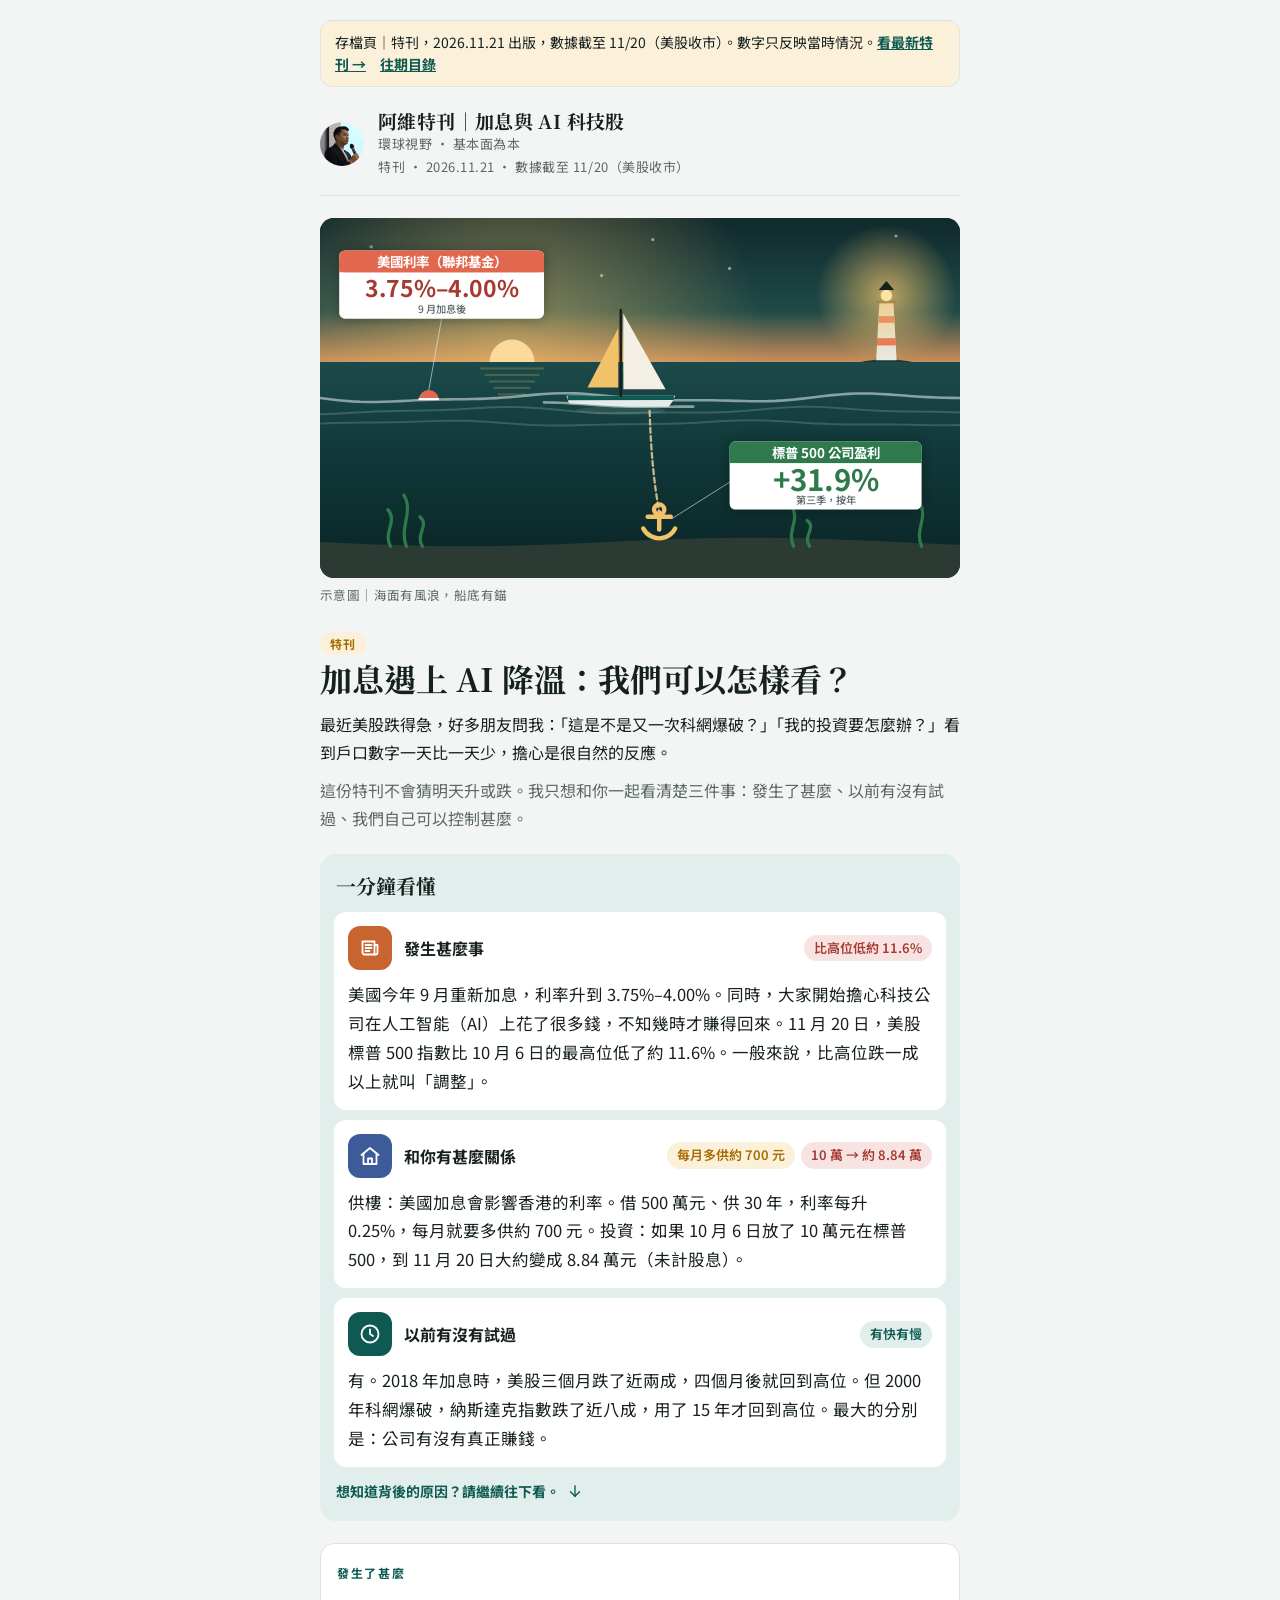
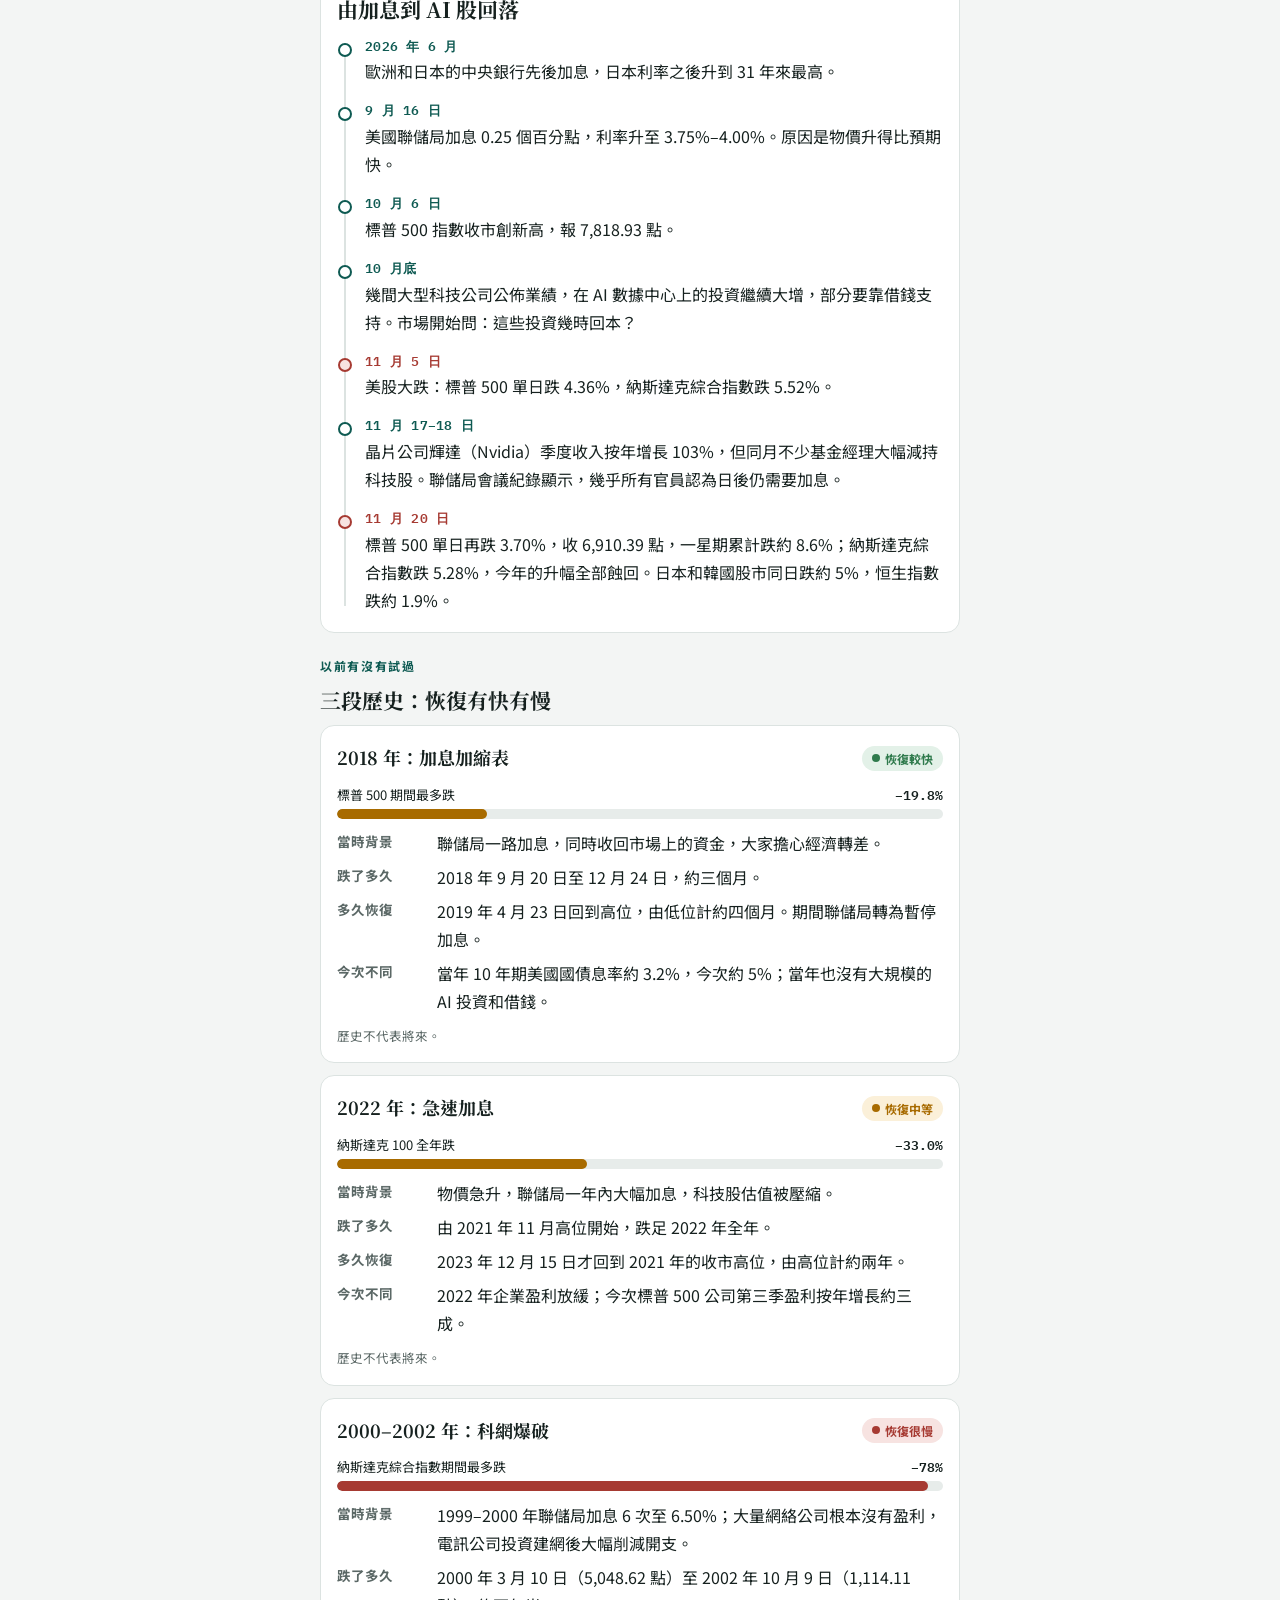
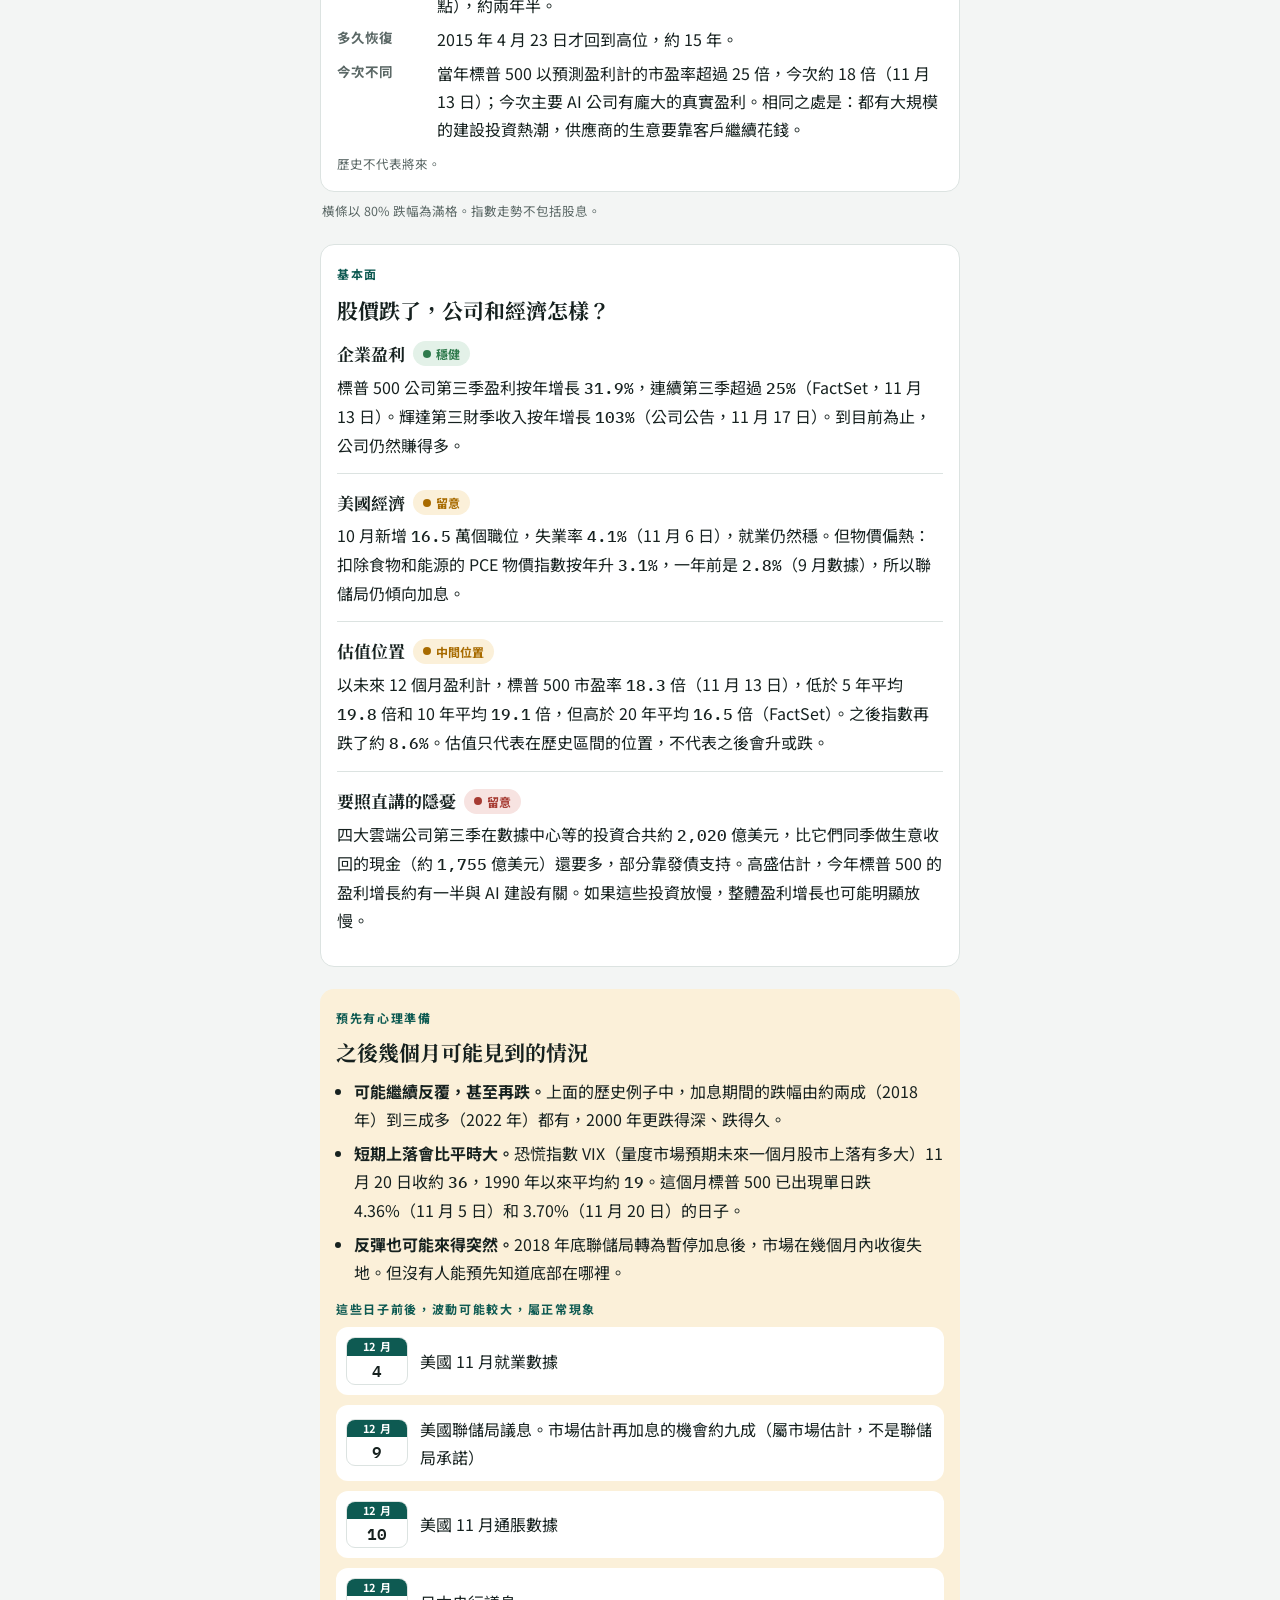
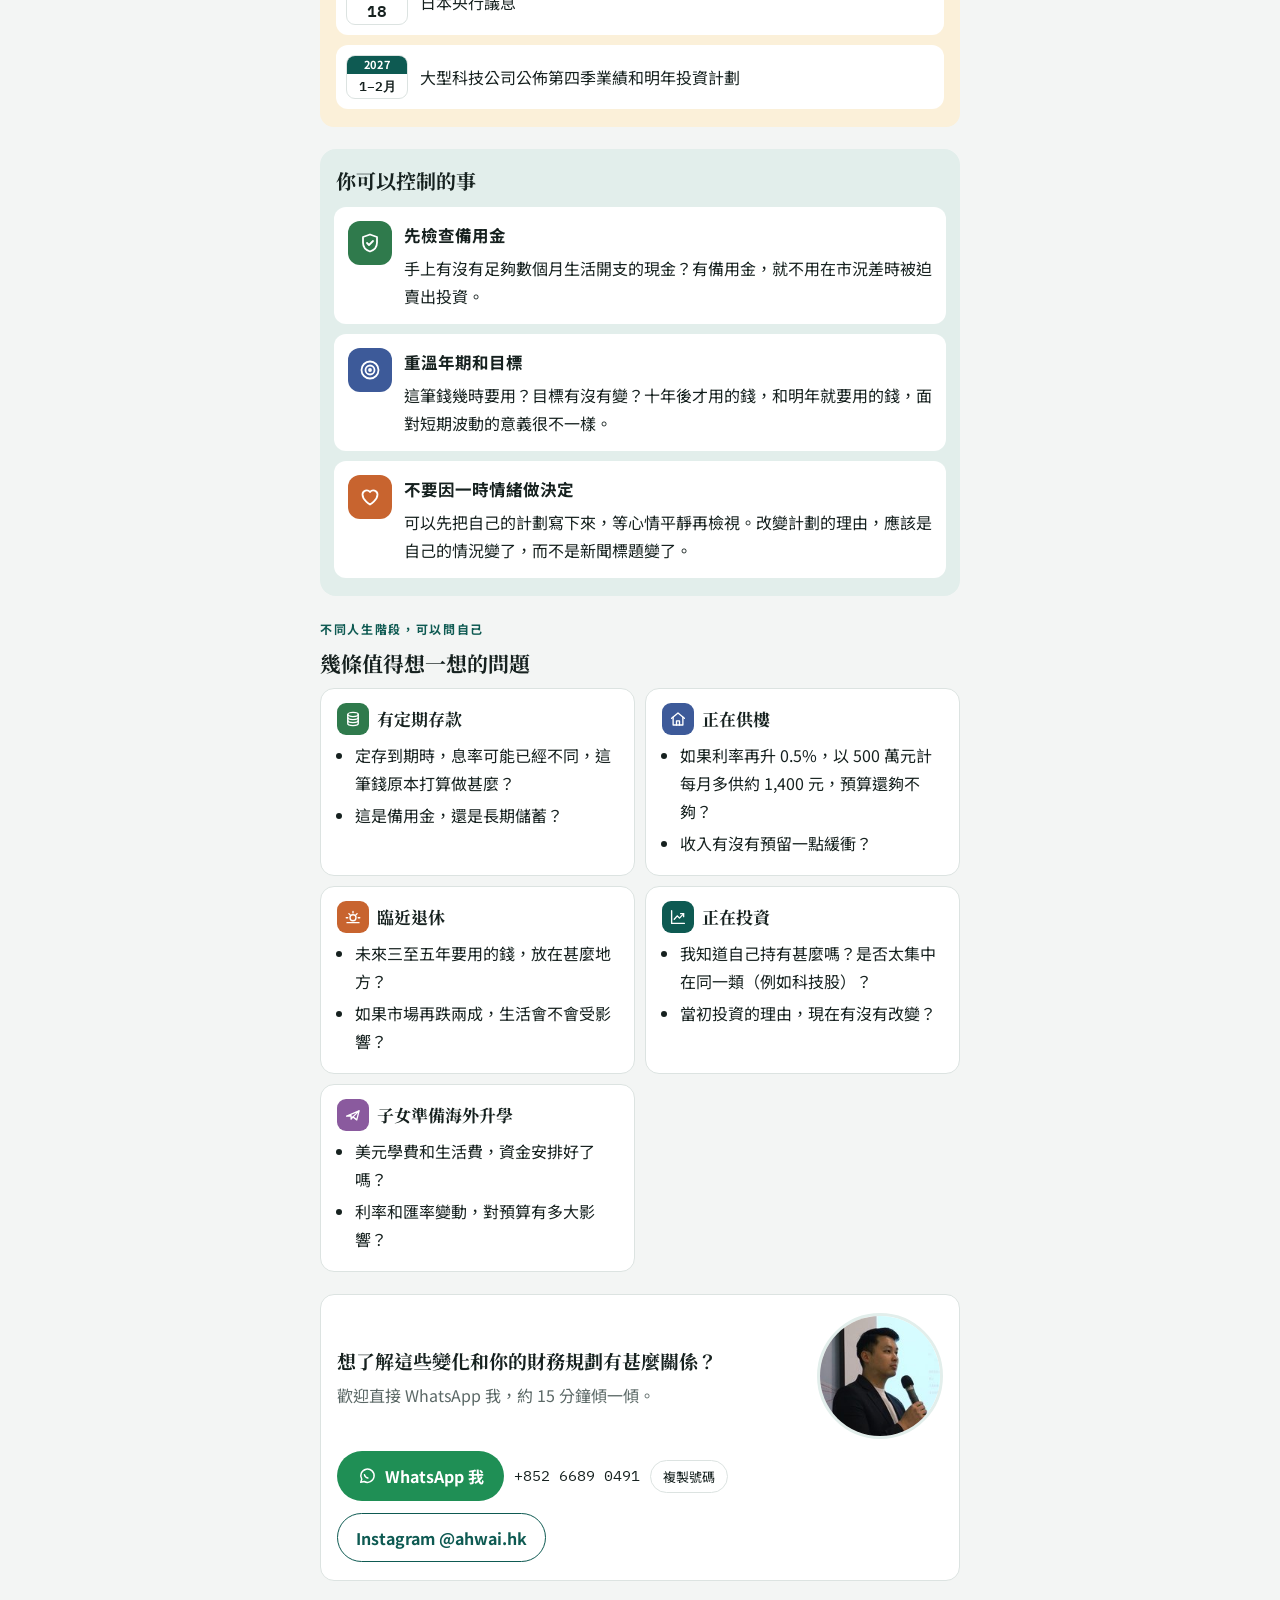
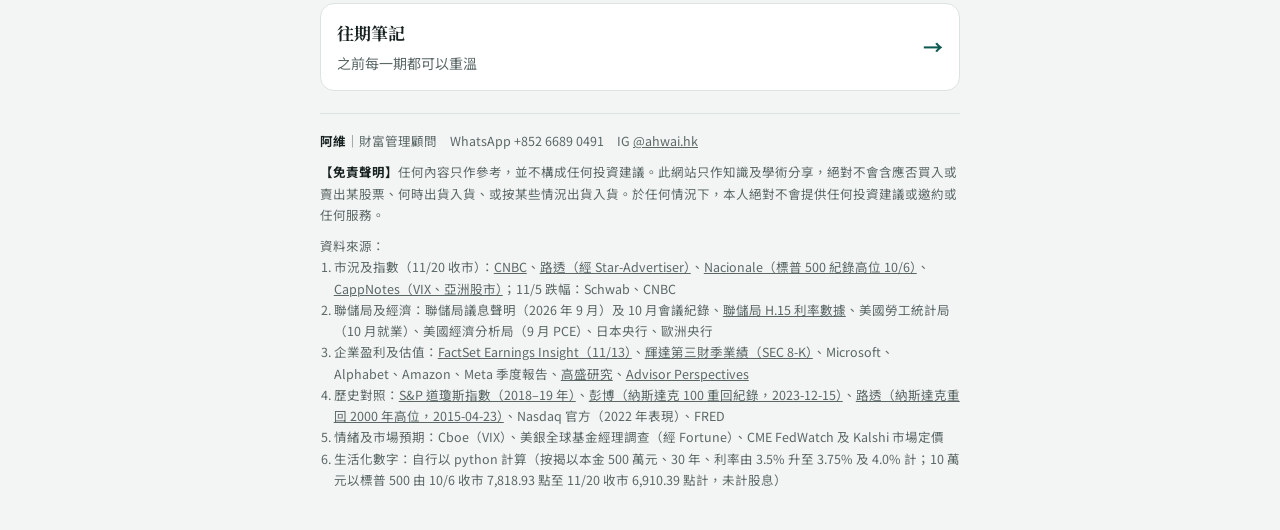
<file: special/2026-11-21-rates-ai.html>
<!DOCTYPE html>
<html lang="zh-Hant">
<head>
<meta charset="utf-8">
<meta name="viewport" content="width=device-width,initial-scale=1,viewport-fit=cover">
<meta property="og:type" content="article">
<meta property="og:title" content="阿維特刊｜加息遇上 AI 降溫：我們可以怎樣看？（存檔）">
<meta property="og:description" content="用數據和歷史，看清楚發生了甚麼、以前有沒有試過、我們可以控制甚麼。">
<meta property="og:url" content="https://ahwai79.github.io/weekly/special/2026-11-21-rates-ai.html">
<meta property="og:image" content="https://ahwai79.github.io/weekly/special/og/2026-11-21-rates-ai.png">
<meta property="og:image:width" content="1200">
<meta property="og:image:height" content="630">
<meta name="twitter:card" content="summary_large_image">
<style>:root{padding-top:env(safe-area-inset-top,0px);padding-bottom:env(safe-area-inset-bottom,0px)}body{margin:0}img{max-width:100%}[hidden]{display:none!important}</style>
<title>阿維特刊｜加息與 AI 科技股</title>
<meta name="claude:viewport-fit-sides" content="cover">
<link rel="preconnect" href="https://fonts.googleapis.com">
<link rel="preconnect" href="https://fonts.gstatic.com" crossorigin>
<link rel="stylesheet" href="https://fonts.googleapis.com/css2?family=Noto+Serif+TC:wght@600;700&family=Noto+Sans+TC:wght@400;500;700&family=IBM+Plex+Mono:wght@500;600&display=swap">
<style>
/* Layout: one narrow reading column, like a printed client letter, with infographic touches: icon chips, bars, gauges and a gently animated hero. */
:root{
  --bg:#F3F5F4; --paper:#FFFFFF; --ink:#16211F; --muted:#5B6866; --line:#DCE3E1;
  --accent:#0E5A52; --accent-soft:#E2EEEB;
  --ok:#2F7A4C; --ok-soft:#E3F1E8; --warn:#A86B00; --warn-soft:#FBF0D9; --bad:#A63A32; --bad-soft:#F7E3E1;
  --track:#E7ECEA;
  --serif:"Noto Serif TC","Songti TC","PMingLiU",serif;
  --sans:"Noto Sans TC","PingFang TC","Microsoft JhengHei",system-ui,sans-serif;
  --mono:"IBM Plex Mono",ui-monospace,"SFMono-Regular",Menlo,monospace;
}
@media (prefers-color-scheme: dark){:root:not([data-theme="light"]){
  --bg:#0F1615; --paper:#162120; --ink:#E6ECEA; --muted:#9AA9A6; --line:#2A3735;
  --accent:#6CC3B6; --accent-soft:#1D312E;
  --ok:#7FCB98; --ok-soft:#1B2E23; --warn:#E6B65A; --warn-soft:#33291A; --bad:#EE8F86; --bad-soft:#3A2220;
  --track:#24312F;
  color-scheme:dark}}
:root[data-theme="dark"]{
  --bg:#0F1615; --paper:#162120; --ink:#E6ECEA; --muted:#9AA9A6; --line:#2A3735;
  --accent:#6CC3B6; --accent-soft:#1D312E;
  --ok:#7FCB98; --ok-soft:#1B2E23; --warn:#E6B65A; --warn-soft:#33291A; --bad:#EE8F86; --bad-soft:#3A2220;
  --track:#24312F;
  color-scheme:dark}
body{background:var(--bg);color:var(--ink);font-family:var(--sans);font-size:16px;line-height:1.75;-webkit-font-smoothing:antialiased}
.wrap{max-width:640px;margin:0 auto;padding-left:max(16px,env(safe-area-inset-left,0px));padding-right:max(16px,env(safe-area-inset-right,0px));padding-block:20px 40px;display:flex;flex-direction:column;gap:22px}
svg.i{width:24px;height:24px;fill:none;stroke:currentColor;stroke-width:1.8;stroke-linecap:round;stroke-linejoin:round;flex:none}

/* masthead */
.mast{display:flex;align-items:center;gap:14px;padding-bottom:16px;border-bottom:1px solid var(--line)}
.avatar{width:44px;height:44px;border-radius:50%;background:var(--accent);flex:none;overflow:hidden}
.avatar img{width:100%;height:100%;object-fit:cover;display:block}
.mast-text{min-width:0}
.brand{font-family:var(--serif);font-weight:700;font-size:19px;letter-spacing:.02em;line-height:1.3}
.issue{font-size:13px;color:var(--muted);letter-spacing:.04em}

/* hero */
.hero{margin:0;display:flex;flex-direction:column;gap:6px}
.hero canvas{display:block;width:100%;max-width:100%;aspect-ratio:16/9;border-radius:14px;background:#10292C}
.hero figcaption{font-size:12.5px;color:var(--muted);letter-spacing:.03em}

/* one-minute summary */
.simple{background:var(--accent-soft);border-radius:16px;padding:18px 14px;display:flex;flex-direction:column;gap:12px}
.simple h2{font-family:var(--serif);font-size:20px;line-height:1.4;margin:0 2px;text-wrap:balance}
.simple-list{list-style:none;margin:0;padding:0;display:flex;flex-direction:column;gap:10px}
.simple-list li{background:var(--paper);border-radius:12px;padding:14px;display:grid;grid-template-columns:44px minmax(0,1fr);gap:10px 12px;align-items:center}
.simple-list li > div{display:contents}
.ico{width:44px;height:44px;border-radius:12px;display:grid;place-items:center;color:#fff}
.ico.c1{background:#C8642F} .ico.c2{background:#2F7A4C} .ico.c3{background:#3D5A99} .ico.c4{background:#0E5A52}
.simple-list .head{display:flex;align-items:center;justify-content:space-between;gap:6px 8px;flex-wrap:wrap;min-width:0}
.simple-list .tag{font-weight:700;font-size:16px}
.chip{font-family:var(--sans);font-size:13px;font-weight:600;border-radius:999px;padding:2px 10px;background:var(--accent-soft);color:var(--accent);white-space:nowrap;font-variant-numeric:tabular-nums}
.chip.warn{background:var(--warn-soft);color:var(--warn)} .chip.bad{background:var(--bad-soft);color:var(--bad)}
.simple-list p{grid-column:1 / -1;margin:0;font-size:16.5px;line-height:1.75}
.simple-more{margin:0 2px;font-size:14px;color:var(--accent);font-weight:700;display:flex;align-items:center;gap:6px}
.simple-more svg{width:18px;height:18px;animation:nudge 1.6s ease-in-out infinite}
@keyframes nudge{0%,100%{transform:translateY(0)}50%{transform:translateY(4px)}}

/* lead */
.lead h1{font-family:var(--serif);font-weight:700;font-size:clamp(26px,7vw,34px);line-height:1.3;margin:0 0 10px;text-wrap:balance}
.lead p{margin:0;color:var(--muted)}
.section-label{font-size:12px;letter-spacing:.14em;color:var(--accent);font-weight:700;margin:0 0 10px}

/* life cards */
.life-grid{display:grid;grid-template-columns:repeat(2,minmax(0,1fr));gap:10px}
@media (max-width:520px){.life-grid{grid-template-columns:1fr}}
.life-card{background:var(--paper);border:1px solid var(--line);border-radius:14px;padding:16px;display:flex;flex-direction:column;gap:10px;min-width:0}
.life-card .top{display:flex;align-items:center;gap:10px}
.life-card .top .ico{width:40px;height:40px;border-radius:11px}
.life-card h3{font-family:var(--serif);font-size:18px;margin:0}
.life-card .cap{font-size:12.5px;color:var(--muted);margin:0;line-height:1.5}
.life-card p{margin:0}
.bars{display:flex;flex-direction:column;gap:8px;margin:0;padding:0;list-style:none}
.bars li{display:grid;grid-template-columns:minmax(0,1fr) auto;gap:2px 10px;font-size:13.5px;align-items:baseline}
.bars .val{font-family:var(--mono);font-weight:600;font-variant-numeric:tabular-nums}
.bars .track{grid-column:1 / -1;height:10px;border-radius:999px;background:var(--track);overflow:hidden}
.bars .fill{display:block;height:100%;width:var(--w);border-radius:999px;background:var(--accent);transform-origin:left;transition:transform 1.1s cubic-bezier(.2,.8,.2,1)}
.bars .fill.alt{background:#C8642F} .bars .fill.soft{background:var(--muted);opacity:.55}

/* stats */
.stats{display:grid;grid-template-columns:repeat(2,minmax(0,1fr));gap:10px}
.stat{background:var(--paper);border:1px solid var(--line);border-radius:12px;padding:12px;min-width:0;display:grid;grid-template-columns:auto minmax(0,1fr);gap:4px 10px;align-items:center}
.stat .ico{width:34px;height:34px;border-radius:10px;background:var(--accent-soft);color:var(--accent);grid-row:span 2}
.stat .ico svg{width:20px;height:20px}
.stat .k{font-size:13px;color:var(--muted);line-height:1.4}
.stat .v{font-family:var(--mono);font-weight:600;font-size:clamp(18px,4.8vw,22px);font-variant-numeric:tabular-nums;line-height:1.3}
.stat .d{grid-column:1 / -1;font-family:var(--sans);font-size:13px;font-variant-numeric:tabular-nums;display:inline-flex;align-items:center;gap:6px;justify-self:start;border-radius:999px;padding:1px 10px}
.d.down{color:var(--bad);background:var(--bad-soft)} .d.up{color:var(--warn);background:var(--warn-soft)} .d.flat{color:var(--muted);background:var(--track)}
@media (max-width:360px){.stats{grid-template-columns:1fr}}

/* thermometer with gauges */
.thermo{background:var(--paper);border:1px solid var(--line);border-radius:14px;overflow:hidden}
.thermo-head{padding:16px 16px 4px}
.thermo-head h2{font-family:var(--serif);font-size:21px;margin:0}
.thermo-head p{margin:2px 0 0;font-size:14px;color:var(--muted)}
.legend{display:flex;gap:12px;flex-wrap:wrap;font-size:12px;color:var(--muted);margin-top:6px}
.legend span{display:inline-flex;align-items:center;gap:5px}
.legend i{width:10px;height:10px;border-radius:50%;display:inline-block}
.row{display:grid;grid-template-columns:92px minmax(0,1fr);gap:12px;padding:16px;border-top:1px solid var(--line)}
.row:first-of-type{border-top:0}
.gauge{display:flex;flex-direction:column;align-items:center;gap:4px}
.gauge svg{width:92px;height:56px;overflow:visible}
.gauge .seg{fill:none;stroke-width:9;stroke-linecap:butt}
.gauge .needle{transform-box:view-box;transform-origin:60px 60px;transform:rotate(-90deg);transition:transform 1.3s cubic-bezier(.3,1.35,.5,1)}
.gauge.in .needle{transform:rotate(var(--a))}
.gauge .name{font-family:var(--serif);font-weight:700;font-size:17px;line-height:1.2}
.pill{font-size:12px;font-weight:700;border-radius:999px;padding:2px 10px;white-space:nowrap;display:inline-flex;align-items:center;gap:5px}
.pill::before{content:"";width:8px;height:8px;border-radius:50%;background:currentColor}
.pill.ok{color:var(--ok);background:var(--ok-soft)} .pill.warn{color:var(--warn);background:var(--warn-soft)} .pill.bad{color:var(--bad);background:var(--bad-soft)}
.row p{margin:0;min-width:0}
.num{font-family:var(--mono);font-variant-numeric:tabular-nums;font-weight:500}

/* mood */
.mood{display:grid;grid-template-columns:56px minmax(0,1fr);gap:14px;align-items:start;background:var(--warn-soft);border-radius:14px;padding:16px}
.mood .wx{width:56px;height:56px;color:var(--warn)}
.mood .wx .drop{animation:rain 1.4s linear infinite}
.mood .wx .drop:nth-of-type(2){animation-delay:.45s} .mood .wx .drop:nth-of-type(3){animation-delay:.9s}
@keyframes rain{0%{transform:translateY(-3px);opacity:0}30%{opacity:1}100%{transform:translateY(6px);opacity:0}}
.mood h3,.view h3{font-family:var(--serif);font-size:18px;margin:0 0 4px}
.mood p{margin:0;color:var(--ink)}

/* view + calendar tiles */
.view{background:var(--accent-soft);border-radius:14px;padding:18px 16px}
.view p{margin:0 0 12px}
.watch{list-style:none;margin:0;padding:0;display:flex;flex-direction:column;gap:10px}
.watch li{display:grid;grid-template-columns:62px minmax(0,1fr);gap:12px;align-items:center;background:var(--paper);border-radius:12px;padding:10px}
.cal{border-radius:9px;overflow:hidden;border:1px solid var(--line);text-align:center;background:var(--paper);line-height:1.2}
.cal .m{display:block;background:var(--accent);color:var(--paper);font-size:11px;font-weight:700;padding:2px 0;letter-spacing:.06em}
.cal .dd{display:block;font-family:var(--mono);font-weight:600;font-size:16px;padding:5px 0 4px;font-variant-numeric:tabular-nums}

/* special issue: reasons box */
.why{background:var(--paper);border:1px solid var(--line);border-radius:14px;padding:18px 16px}
.why .watch li{background:var(--accent-soft)}
.watch .ico{justify-self:center}
.watch strong{color:var(--ink)}

/* contact */
.cta{background:var(--paper);border:1px solid var(--line);border-radius:14px;padding:18px 16px;display:flex;flex-direction:column;gap:12px}
.cta h3{font-family:var(--serif);font-size:19px;margin:0}
.cta p{margin:0;color:var(--muted)}
.cta-top{display:grid;grid-template-columns:minmax(0,1fr) auto;gap:6px 14px;align-items:center}
.cta-top h3{margin-bottom:4px}
.cta-photo{width:120px;height:120px;border-radius:50%;overflow:hidden;flex:none;border:3px solid var(--accent-soft);background:var(--accent)}
.cta-photo img{width:100%;height:100%;object-fit:cover;display:block}
@media (max-width:400px){.cta-photo{width:100px;height:100px}}
.cta-actions{display:flex;flex-wrap:wrap;gap:10px;align-items:center}
.btn{display:inline-flex;align-items:center;gap:8px;background:var(--accent);color:var(--paper);text-decoration:none;font-weight:700;border-radius:999px;padding:11px 20px;border:0;font-size:16px;font-family:var(--sans);cursor:pointer}
.btn svg{width:20px;height:20px}
.btn.wa{background:#1F8F55;color:#fff}
.btn.ghost{background:transparent;color:var(--accent);border:1.5px solid var(--accent);padding:9.5px 18px}
.btn:focus-visible,.copy:focus-visible{outline:3px solid var(--warn);outline-offset:2px}
.phone{font-family:var(--mono);font-size:15px;user-select:all}
.copy{background:none;border:1px solid var(--line);color:var(--ink);border-radius:999px;padding:6px 12px;font-size:13px;cursor:pointer;font-family:var(--sans)}
.fine{font-size:12.5px;line-height:1.7;color:var(--muted);border-top:1px solid var(--line);padding-top:16px;display:flex;flex-direction:column;gap:10px}
.fine strong{color:var(--ink)}
.fine a{color:var(--muted)}
.src{margin:0;padding-left:1.1em}

/* scroll reveal: only armed by script, so the page reads fine without it */
.js-anim .rv{opacity:0;transform:translateY(16px);transition:opacity .7s ease,transform .7s ease}
.js-anim .rv.in{opacity:1;transform:none}
.js-anim .bars .fill{transform:scaleX(0)}
.js-anim .in .bars .fill,.js-anim .bars.in .fill{transform:scaleX(1)}
@media (prefers-reduced-motion: reduce){
  .js-anim .rv{opacity:1;transform:none;transition:none}
  .js-anim .bars .fill{transform:none;transition:none}
  .gauge .needle{transition:none}
  .simple-more svg,.mood .wx .drop{animation:none}
}
.past{display:flex;align-items:center;justify-content:space-between;gap:12px;background:var(--paper);border:1px solid var(--line);border-radius:14px;padding:14px 16px;color:var(--ink);text-decoration:none}.past strong{font-family:var(--serif);font-size:17px}.past span{color:var(--muted);font-size:14px}.past b{color:var(--accent);font-size:20px;line-height:1}.past:focus-visible{outline:3px solid var(--warn);outline-offset:2px}
</style>
<style>
/* 特刊專用：沿用每週筆記的變數和元件，只加時間線、歷史卡、基本面列表和人生階段問題。 */
.special-tag{display:inline-block;background:var(--warn-soft);color:var(--warn);font-size:12px;font-weight:700;letter-spacing:.08em;border-radius:999px;padding:1px 10px;margin-bottom:2px}
.open h1{font-family:var(--serif);font-weight:700;font-size:clamp(25px,6.6vw,32px);line-height:1.35;margin:0 0 10px;text-wrap:balance}
.open p{margin:0 0 10px}
.open p:last-child{margin-bottom:0}
.open .soft{color:var(--muted)}
.h2{font-family:var(--serif);font-size:21px;line-height:1.4;margin:0 0 10px;text-wrap:balance}
.box{background:var(--paper);border:1px solid var(--line);border-radius:14px;padding:18px 16px}
.box > p{margin:0 0 12px}
.box > p:last-child{margin-bottom:0}
.simple-list .chips{display:flex;gap:6px;flex-wrap:wrap}
/* timeline */
.tl{list-style:none;margin:0;padding:0;position:relative}
.tl::before{content:"";position:absolute;left:7px;top:8px;bottom:8px;width:2px;background:var(--line)}
.tl li{position:relative;padding:0 0 14px 28px}
.tl li:last-child{padding-bottom:0}
.tl li::before{content:"";position:absolute;left:1px;top:8px;width:10px;height:10px;border-radius:50%;background:var(--paper);border:2.5px solid var(--accent)}
.tl li.hot::before{border-color:var(--bad);background:var(--bad-soft)}
.tl .when{display:block;font-family:var(--mono);font-size:13px;font-weight:600;color:var(--accent);letter-spacing:.02em}
.tl li.hot .when{color:var(--bad)}
.tl p{margin:0}
/* history cards */
.hist{display:flex;flex-direction:column;gap:12px}
.hcard{background:var(--paper);border:1px solid var(--line);border-radius:14px;padding:16px;display:flex;flex-direction:column;gap:10px}
.hcard .top{display:flex;align-items:center;justify-content:space-between;gap:8px;flex-wrap:wrap}
.hcard h3{font-family:var(--serif);font-size:18px;margin:0}
.hcard dl{margin:0;display:grid;grid-template-columns:5.6em minmax(0,1fr);gap:6px 10px}
.hcard dt{font-size:13.5px;color:var(--muted);font-weight:700;padding-top:1px}
.hcard dd{margin:0}
@media (max-width:520px){.hcard dl{grid-template-columns:minmax(0,1fr);gap:0}.hcard dd{margin-bottom:8px}.hcard dd:last-of-type{margin-bottom:0}}
.hcard .note{font-size:12.5px;color:var(--muted);margin:0}
.hcard .bars li{font-size:13px}
.fill.bad{background:var(--bad)} .fill.warnc{background:var(--warn)}
/* fundamentals */
.fund{list-style:none;margin:0;padding:0;display:flex;flex-direction:column;gap:0}
.fund li{display:grid;grid-template-columns:minmax(0,1fr);gap:4px;padding:14px 0;border-top:1px solid var(--line)}
.fund li:first-child{border-top:0;padding-top:4px}
.fund .head{display:flex;align-items:center;gap:8px;flex-wrap:wrap}
.fund .head strong{font-family:var(--serif);font-size:17px}
.fund p{margin:0}
/* expectations + control */
.expect{background:var(--warn-soft);border-radius:14px;padding:18px 16px}
.expect ul.pts{margin:0 0 12px;padding-left:1.15em}
.expect ul.pts li{margin-bottom:6px}
.expect .watch li{background:var(--paper)}
.ctrl{list-style:none;margin:0;padding:0;display:flex;flex-direction:column;gap:10px}
.ctrl li{display:grid;grid-template-columns:44px minmax(0,1fr);gap:4px 12px;align-items:start;background:var(--paper);border-radius:12px;padding:14px}
.ctrl li .ico{grid-row:span 2}
.ctrl strong{font-size:16.5px}
.ctrl p{margin:0}
/* life stage questions */
.qs{display:grid;grid-template-columns:repeat(2,minmax(0,1fr));gap:10px}
@media (max-width:520px){.qs{grid-template-columns:1fr}}
.q{background:var(--paper);border:1px solid var(--line);border-radius:14px;padding:14px 16px}
.q h3{font-family:var(--serif);font-size:17px;margin:0 0 6px;display:flex;align-items:center;gap:8px}
.q h3 .ico{width:32px;height:32px;border-radius:9px}
.q h3 .ico svg{width:18px;height:18px}
.q ul{margin:0;padding-left:1.15em}
.q li{margin-bottom:4px}
.ico.c5{background:#8A5A9E}
</style>
<style id="archive-css">.arch{background:var(--warn-soft);color:var(--ink);border:1px solid var(--line);border-radius:12px;padding:10px 14px;font-size:14px;line-height:1.6}.arch a{color:var(--accent);font-weight:700}</style>
</head>
<body>
<!-- Icon sprite: line icons drawn for this page, coloured with currentColor. -->
<svg width="0" height="0" style="position:absolute" aria-hidden="true">
  <symbol id="i-bag" viewBox="0 0 24 24"><path d="M5.5 8h13l-1 12.5h-11z"/><path d="M9 8V6.5a3 3 0 0 1 6 0V8"/><path d="M9.5 12.5h5"/></symbol>
  <symbol id="i-coins" viewBox="0 0 24 24"><ellipse cx="12" cy="6" rx="7" ry="2.8"/><path d="M5 6v4c0 1.5 3.1 2.8 7 2.8s7-1.3 7-2.8V6"/><path d="M5 10v4c0 1.5 3.1 2.8 7 2.8s7-1.3 7-2.8v-4"/><path d="M5 14v4c0 1.5 3.1 2.8 7 2.8s7-1.3 7-2.8v-4"/></symbol>
  <symbol id="i-home" viewBox="0 0 24 24"><path d="M3.5 11 12 4l8.5 7"/><path d="M5.5 9.5V20h13V9.5"/><path d="M10 20v-5.5h4V20"/></symbol>
  <symbol id="i-trend" viewBox="0 0 24 24"><path d="M3.5 3.5v17h17"/><path d="m7 15 4-4.5 3 3 5.5-6"/><path d="M15.5 7.5h4v4"/></symbol>
  <symbol id="i-bars" viewBox="0 0 24 24"><path d="M6 20v-8"/><path d="M12 20V5"/><path d="M18 20v-11"/><path d="M3.5 20.5h17"/></symbol>
  <symbol id="i-pct" viewBox="0 0 24 24"><path d="M18.5 5.5l-13 13"/><circle cx="7" cy="7" r="2.3"/><circle cx="17" cy="17" r="2.3"/></symbol>
  <symbol id="i-drop" viewBox="0 0 24 24"><path d="M12 3.5s6 6.6 6 10.8a6 6 0 0 1-12 0C6 10.1 12 3.5 12 3.5z"/><path d="M9.3 15a2.8 2.8 0 0 0 2.7 2.4"/></symbol>
  <symbol id="i-city" viewBox="0 0 24 24"><path d="M3 20.5h18"/><path d="M5 20.5V9l5-2.5v14"/><path d="M10 20.5V11h8.5v9.5"/><path d="M13 14h2.5M13 17h2.5M7 11.5h1M7 14.5h1"/></symbol>
  <symbol id="i-down" viewBox="0 0 24 24"><path d="M12 5v14"/><path d="m6 13 6 6 6-6"/></symbol>
  <symbol id="i-up" viewBox="0 0 24 24"><path d="M12 19V5"/><path d="m6 11 6-6 6 6"/></symbol>
  <symbol id="i-chat" viewBox="0 0 24 24"><path d="M4.5 19.5l1.2-3.7A8 8 0 1 1 8.6 18.6z"/><path d="M9 10.5c.3 1.8 2 3.6 4 4"/></symbol>
</svg>
<svg width="0" height="0" style="position:absolute" aria-hidden="true">
  <symbol id="i-clock" viewBox="0 0 24 24"><circle cx="12" cy="12" r="8.5"/><path d="M12 7.5V12l3 2"/></symbol>
  <symbol id="i-news" viewBox="0 0 24 24"><path d="M4.5 5.5h12v13h-10a2 2 0 0 1-2-2z"/><path d="M16.5 9h3v7.5a2 2 0 0 1-2 2h-1"/><path d="M7.5 9h6M7.5 12h6M7.5 15h4"/></symbol>
  <symbol id="i-shield" viewBox="0 0 24 24"><path d="M12 3.5 19 6v5.5c0 4.4-3 7.7-7 9-4-1.3-7-4.6-7-9V6z"/><path d="m9 12 2 2 4-4"/></symbol>
  <symbol id="i-target" viewBox="0 0 24 24"><circle cx="12" cy="12" r="8.5"/><circle cx="12" cy="12" r="4.5"/><circle cx="12" cy="12" r="1"/></symbol>
  <symbol id="i-heart" viewBox="0 0 24 24"><path d="M12 19.5s-7.5-4.4-7.5-10A4.2 4.2 0 0 1 12 7a4.2 4.2 0 0 1 7.5 2.5c0 5.6-7.5 10-7.5 10z"/></symbol>
  <symbol id="i-plane" viewBox="0 0 24 24"><path d="M3.5 13.5 20 6.5l-3 12-5-4-2.5 3v-4.5z"/><path d="m12 14.5 8-8"/></symbol>
  <symbol id="i-sun" viewBox="0 0 24 24"><circle cx="12" cy="13" r="4"/><path d="M12 4.5v2M5 13H3M21 13h-2M6.5 7.5 8 9M17.5 7.5 16 9M4 19.5h16"/></symbol>
</svg>
<div class="wrap">
  <!-- archive-banner -->
  <div class="arch">存檔頁｜特刊，2026.11.21 出版，數據截至 11/20（美股收市）。數字只反映當時情況。<a href="https://ahwai79.github.io/weekly/special/">看最新特刊 →</a>　<a href="https://ahwai79.github.io/weekly/issues/">往期目錄</a></div>
  <header class="mast">
    <div class="avatar"><img src="[data-uri]" alt="阿維"></div>
    <div class="mast-text">
      <div class="brand">阿維特刊｜加息與 AI 科技股</div>
      <div class="issue">環球視野 · 基本面為本</div>
      <div class="issue">特刊 · 2026.11.21 · 數據截至 11/20（美股收市）</div>
    </div>
  </header>

  <figure class="hero">
    <canvas id="hero" role="img" aria-label="示意圖：黃昏海面有風浪，一艘小船隨浪輕輕起伏；海浪旁的浮標牌寫美國利率 3.75%–4.00%；船錨沉到海底，錨上吊牌寫標普 500 公司盈利第三季按年 +31.9%；遠處燈塔亮著柔和的光"></canvas>
    <figcaption>示意圖｜海面有風浪，船底有錨</figcaption>
  </figure>

  <section class="open rv">
    <span class="special-tag">特刊</span>
    <h1>加息遇上 AI 降溫：我們可以怎樣看？</h1>
    <p>最近美股跌得急，好多朋友問我：「這是不是又一次科網爆破？」「我的投資要怎麼辦？」看到戶口數字一天比一天少，擔心是很自然的反應。</p>
    <p class="soft">這份特刊不會猜明天升或跌。我只想和你一起看清楚三件事：發生了甚麼、以前有沒有試過、我們自己可以控制甚麼。</p>
  </section>

  <section class="simple" aria-labelledby="simple-title">
    <h2 id="simple-title">一分鐘看懂</h2>
    <ul class="simple-list">
      <li class="rv">
        <span class="ico c1"><svg class="i"><use href="#i-news"/></svg></span>
        <div>
          <div class="head"><span class="tag">發生甚麼事</span><span class="chip bad">比高位低約 11.6%</span></div>
          <p>美國今年 9 月重新加息，利率升到 3.75%–4.00%。同時，大家開始擔心科技公司在人工智能（AI）上花了很多錢，不知幾時才賺得回來。11 月 20 日，美股標普 500 指數比 10 月 6 日的最高位低了約 11.6%。一般來說，比高位跌一成以上就叫「調整」。</p>
        </div>
      </li>
      <li class="rv">
        <span class="ico c3"><svg class="i"><use href="#i-home"/></svg></span>
        <div>
          <div class="head"><span class="tag">和你有甚麼關係</span><span class="chips"><span class="chip warn">每月多供約 700 元</span><span class="chip bad">10 萬 → 約 8.84 萬</span></span></div>
          <p>供樓：美國加息會影響香港的利率。借 500 萬元、供 30 年，利率每升 0.25%，每月就要多供約 700 元。投資：如果 10 月 6 日放了 10 萬元在標普 500，到 11 月 20 日大約變成 8.84 萬元（未計股息）。</p>
        </div>
      </li>
      <li class="rv">
        <span class="ico c4"><svg class="i"><use href="#i-clock"/></svg></span>
        <div>
          <div class="head"><span class="tag">以前有沒有試過</span><span class="chip">有快有慢</span></div>
          <p>有。2018 年加息時，美股三個月跌了近兩成，四個月後就回到高位。但 2000 年科網爆破，納斯達克指數跌了近八成，用了 15 年才回到高位。最大的分別是：公司有沒有真正賺錢。</p>
        </div>
      </li>
    </ul>
    <p class="simple-more">想知道背後的原因？請繼續往下看。<svg class="i"><use href="#i-down"/></svg></p>
  </section>

  <section class="box rv" aria-labelledby="tl-title">
    <p class="section-label">發生了甚麼</p>
    <h2 class="h2" id="tl-title">由加息到 AI 股回落</h2>
    <ul class="tl">
      <li><span class="when">2026 年 6 月</span><p>歐洲和日本的中央銀行先後加息，日本利率之後升到 31 年來最高。</p></li>
      <li><span class="when">9 月 16 日</span><p>美國聯儲局加息 0.25 個百分點，利率升至 3.75%–4.00%。原因是物價升得比預期快。</p></li>
      <li><span class="when">10 月 6 日</span><p>標普 500 指數收市創新高，報 7,818.93 點。</p></li>
      <li><span class="when">10 月底</span><p>幾間大型科技公司公佈業績，在 AI 數據中心上的投資繼續大增，部分要靠借錢支持。市場開始問：這些投資幾時回本？</p></li>
      <li class="hot"><span class="when">11 月 5 日</span><p>美股大跌：標普 500 單日跌 4.36%，納斯達克綜合指數跌 5.52%。</p></li>
      <li><span class="when">11 月 17–18 日</span><p>晶片公司輝達（Nvidia）季度收入按年增長 103%，但同月不少基金經理大幅減持科技股。聯儲局會議紀錄顯示，幾乎所有官員認為日後仍需要加息。</p></li>
      <li class="hot"><span class="when">11 月 20 日</span><p>標普 500 單日再跌 3.70%，收 6,910.39 點，一星期累計跌約 8.6%；納斯達克綜合指數跌 5.28%，今年的升幅全部蝕回。日本和韓國股市同日跌約 5%，恒生指數跌約 1.9%。</p></li>
    </ul>
  </section>

  <section aria-labelledby="hist-title">
    <p class="section-label">以前有沒有試過</p>
    <h2 class="h2" id="hist-title">三段歷史：恢復有快有慢</h2>
    <div class="hist">
      <article class="hcard rv">
        <div class="top"><h3>2018 年：加息加縮表</h3><span class="pill ok">恢復較快</span></div>
        <ul class="bars" aria-label="期間最多跌幅">
          <li><span>標普 500 期間最多跌</span><span class="val">−19.8%</span><span class="track"><span class="fill warnc" style="--w:24.75%"></span></span></li>
        </ul>
        <dl>
          <dt>當時背景</dt><dd>聯儲局一路加息，同時收回市場上的資金，大家擔心經濟轉差。</dd>
          <dt>跌了多久</dt><dd>2018 年 9 月 20 日至 12 月 24 日，約三個月。</dd>
          <dt>多久恢復</dt><dd>2019 年 4 月 23 日回到高位，由低位計約四個月。期間聯儲局轉為暫停加息。</dd>
          <dt>今次不同</dt><dd>當年 10 年期美國國債息率約 3.2%，今次約 5%；當年也沒有大規模的 AI 投資和借錢。</dd>
        </dl>
        <p class="note">歷史不代表將來。</p>
      </article>
      <article class="hcard rv">
        <div class="top"><h3>2022 年：急速加息</h3><span class="pill warn">恢復中等</span></div>
        <ul class="bars" aria-label="期間跌幅">
          <li><span>納斯達克 100 全年跌</span><span class="val">−33.0%</span><span class="track"><span class="fill warnc" style="--w:41.25%"></span></span></li>
        </ul>
        <dl>
          <dt>當時背景</dt><dd>物價急升，聯儲局一年內大幅加息，科技股估值被壓縮。</dd>
          <dt>跌了多久</dt><dd>由 2021 年 11 月高位開始，跌足 2022 年全年。</dd>
          <dt>多久恢復</dt><dd>2023 年 12 月 15 日才回到 2021 年的收市高位，由高位計約兩年。</dd>
          <dt>今次不同</dt><dd>2022 年企業盈利放緩；今次標普 500 公司第三季盈利按年增長約三成。</dd>
        </dl>
        <p class="note">歷史不代表將來。</p>
      </article>
      <article class="hcard rv">
        <div class="top"><h3>2000–2002 年：科網爆破</h3><span class="pill bad">恢復很慢</span></div>
        <ul class="bars" aria-label="期間最多跌幅">
          <li><span>納斯達克綜合指數期間最多跌</span><span class="val">−78%</span><span class="track"><span class="fill bad" style="--w:97.5%"></span></span></li>
        </ul>
        <dl>
          <dt>當時背景</dt><dd>1999–2000 年聯儲局加息 6 次至 6.50%；大量網絡公司根本沒有盈利，電訊公司投資建網後大幅削減開支。</dd>
          <dt>跌了多久</dt><dd>2000 年 3 月 10 日（5,048.62 點）至 2002 年 10 月 9 日（1,114.11 點），約兩年半。</dd>
          <dt>多久恢復</dt><dd>2015 年 4 月 23 日才回到高位，約 15 年。</dd>
          <dt>今次不同</dt><dd>當年標普 500 以預測盈利計的市盈率超過 25 倍，今次約 18 倍（11 月 13 日）；今次主要 AI 公司有龐大的真實盈利。相同之處是：都有大規模的建設投資熱潮，供應商的生意要靠客戶繼續花錢。</dd>
        </dl>
        <p class="note">歷史不代表將來。</p>
      </article>
    </div>
    <p class="cap" style="font-size:12.5px;color:var(--muted);margin:8px 2px 0">橫條以 80% 跌幅為滿格。指數走勢不包括股息。</p>
  </section>

  <section class="box rv" aria-labelledby="fund-title">
    <p class="section-label">基本面</p>
    <h2 class="h2" id="fund-title">股價跌了，公司和經濟怎樣？</h2>
    <ul class="fund">
      <li>
        <div class="head"><strong>企業盈利</strong><span class="pill ok">穩健</span></div>
        <p>標普 500 公司第三季盈利按年增長 <span class="num">31.9%</span>，連續第三季超過 <span class="num">25%</span>（FactSet，11 月 13 日）。輝達第三財季收入按年增長 <span class="num">103%</span>（公司公告，11 月 17 日）。到目前為止，公司仍然賺得多。</p>
      </li>
      <li>
        <div class="head"><strong>美國經濟</strong><span class="pill warn">留意</span></div>
        <p>10 月新增 <span class="num">16.5</span> 萬個職位，失業率 <span class="num">4.1%</span>（11 月 6 日），就業仍然穩。但物價偏熱：扣除食物和能源的 PCE 物價指數按年升 <span class="num">3.1%</span>，一年前是 <span class="num">2.8%</span>（9 月數據），所以聯儲局仍傾向加息。</p>
      </li>
      <li>
        <div class="head"><strong>估值位置</strong><span class="pill warn">中間位置</span></div>
        <p>以未來 12 個月盈利計，標普 500 市盈率 <span class="num">18.3</span> 倍（11 月 13 日），低於 5 年平均 <span class="num">19.8</span> 倍和 10 年平均 <span class="num">19.1</span> 倍，但高於 20 年平均 <span class="num">16.5</span> 倍（FactSet）。之後指數再跌了約 <span class="num">8.6%</span>。估值只代表在歷史區間的位置，不代表之後會升或跌。</p>
      </li>
      <li>
        <div class="head"><strong>要照直講的隱憂</strong><span class="pill bad">留意</span></div>
        <p>四大雲端公司第三季在數據中心等的投資合共約 <span class="num">2,020</span> 億美元，比它們同季做生意收回的現金（約 <span class="num">1,755</span> 億美元）還要多，部分靠發債支持。高盛估計，今年標普 500 的盈利增長約有一半與 AI 建設有關。如果這些投資放慢，整體盈利增長也可能明顯放慢。</p>
      </li>
    </ul>
  </section>

  <section class="expect rv" aria-labelledby="exp-title">
    <p class="section-label">預先有心理準備</p>
    <h2 class="h2" id="exp-title">之後幾個月可能見到的情況</h2>
    <ul class="pts">
      <li><strong>可能繼續反覆，甚至再跌。</strong>上面的歷史例子中，加息期間的跌幅由約兩成（2018 年）到三成多（2022 年）都有，2000 年更跌得深、跌得久。</li>
      <li><strong>短期上落會比平時大。</strong>恐慌指數 VIX（量度市場預期未來一個月股市上落有多大）11 月 20 日收約 <span class="num">36</span>，1990 年以來平均約 <span class="num">19</span>。這個月標普 500 已出現單日跌 4.36%（11 月 5 日）和 3.70%（11 月 20 日）的日子。</li>
      <li><strong>反彈也可能來得突然。</strong>2018 年底聯儲局轉為暫停加息後，市場在幾個月內收復失地。但沒有人能預先知道底部在哪裡。</li>
    </ul>
    <p class="section-label" style="margin-bottom:8px">這些日子前後，波動可能較大，屬正常現象</p>
    <ul class="watch">
      <li><span class="cal"><span class="m">12 月</span><span class="dd">4</span></span><span>美國 11 月就業數據</span></li>
      <li><span class="cal"><span class="m">12 月</span><span class="dd">9</span></span><span>美國聯儲局議息。市場估計再加息的機會約九成（屬市場估計，不是聯儲局承諾）</span></li>
      <li><span class="cal"><span class="m">12 月</span><span class="dd">10</span></span><span>美國 11 月通脹數據</span></li>
      <li><span class="cal"><span class="m">12 月</span><span class="dd">18</span></span><span>日本央行議息</span></li>
      <li><span class="cal"><span class="m">2027</span><span class="dd" style="font-size:13px">1–2月</span></span><span>大型科技公司公佈第四季業績和明年投資計劃</span></li>
    </ul>
  </section>

  <section class="simple rv" aria-labelledby="ctrl-title">
    <h2 id="ctrl-title">你可以控制的事</h2>
    <ul class="ctrl">
      <li><span class="ico c2"><svg class="i"><use href="#i-shield"/></svg></span><strong>先檢查備用金</strong><p>手上有沒有足夠數個月生活開支的現金？有備用金，就不用在市況差時被迫賣出投資。</p></li>
      <li><span class="ico c3"><svg class="i"><use href="#i-target"/></svg></span><strong>重溫年期和目標</strong><p>這筆錢幾時要用？目標有沒有變？十年後才用的錢，和明年就要用的錢，面對短期波動的意義很不一樣。</p></li>
      <li><span class="ico c1"><svg class="i"><use href="#i-heart"/></svg></span><strong>不要因一時情緒做決定</strong><p>可以先把自己的計劃寫下來，等心情平靜再檢視。改變計劃的理由，應該是自己的情況變了，而不是新聞標題變了。</p></li>
    </ul>
  </section>

  <section aria-labelledby="q-title">
    <p class="section-label">不同人生階段，可以問自己</p>
    <h2 class="h2" id="q-title">幾條值得想一想的問題</h2>
    <div class="qs">
      <div class="q rv"><h3><span class="ico c2"><svg class="i"><use href="#i-coins"/></svg></span>有定期存款</h3><ul><li>定存到期時，息率可能已經不同，這筆錢原本打算做甚麼？</li><li>這是備用金，還是長期儲蓄？</li></ul></div>
      <div class="q rv"><h3><span class="ico c3"><svg class="i"><use href="#i-home"/></svg></span>正在供樓</h3><ul><li>如果利率再升 0.5%，以 500 萬元計每月多供約 1,400 元，預算還夠不夠？</li><li>收入有沒有預留一點緩衝？</li></ul></div>
      <div class="q rv"><h3><span class="ico c1"><svg class="i"><use href="#i-sun"/></svg></span>臨近退休</h3><ul><li>未來三至五年要用的錢，放在甚麼地方？</li><li>如果市場再跌兩成，生活會不會受影響？</li></ul></div>
      <div class="q rv"><h3><span class="ico c4"><svg class="i"><use href="#i-trend"/></svg></span>正在投資</h3><ul><li>我知道自己持有甚麼嗎？是否太集中在同一類（例如科技股）？</li><li>當初投資的理由，現在有沒有改變？</li></ul></div>
      <div class="q rv"><h3><span class="ico c5"><svg class="i"><use href="#i-plane"/></svg></span>子女準備海外升學</h3><ul><li>美元學費和生活費，資金安排好了嗎？</li><li>利率和匯率變動，對預算有多大影響？</li></ul></div>
    </div>
  </section>

  <section class="cta rv">
    <div class="cta-top">
      <div>
        <h3>想了解這些變化和你的財務規劃有甚麼關係？</h3>
        <p>歡迎直接 WhatsApp 我，約 15 分鐘傾一傾。</p>
      </div>
      <div class="cta-photo"><img src="[data-uri]" alt="阿維"></div>
    </div>
    <div class="cta-actions">
      <a class="btn wa" id="wa-btn" href="#" target="_blank" rel="noopener"><svg class="i"><use href="#i-chat"/></svg>WhatsApp 我</a>
      <span class="phone" id="wa-num"></span>
      <button class="copy" id="copy-btn" type="button">複製號碼</button>
    </div>
    <div class="cta-actions">
      <a class="btn ghost" href="https://www.instagram.com/ahwai.hk/" target="_blank" rel="noopener">Instagram @ahwai.hk</a>
    </div>
  </section>
  <!-- past-link -->
  <a class="past" href="https://ahwai79.github.io/weekly/issues/"><div><strong>往期筆記</strong><br><span>之前每一期都可以重溫</span></div><b aria-hidden="true">→</b></a>
  <footer class="fine">
    <div><strong>阿維</strong>｜財富管理顧問　WhatsApp +852 6689 0491　IG <a href="https://www.instagram.com/ahwai.hk/" target="_blank" rel="noopener">@ahwai.hk</a></div>
    <div><strong>【免責聲明】</strong>任何內容只作參考，並不構成任何投資建議。此網站只作知識及學術分享，絕對不會含應否買入或賣出某股票、何時出貨入貨、或按某些情況出貨入貨。於任何情況下，本人絕對不會提供任何投資建議或邀約或任何服務。</div>
    <div>
      資料來源：
      <ol class="src">
        <li>市況及指數（11/20 收市）：<a href="https://www.cnbc.com/2026/11/19/stock-market-today-live-updates.html" target="_blank" rel="noopener">CNBC</a>、<a href="https://www.staradvertiser.com/2026/11/20/breaking-news/wall-street-rout-pushes-sp-500-dow-into-correction/" target="_blank" rel="noopener">路透（經 Star-Advertiser）</a>、<a href="https://www.nacionale.com/en/articles/why-is-the-stock-market-crashing-sp-500-dow-correction-close-november-20" target="_blank" rel="noopener">Nacionale（標普 500 紀錄高位 10/6）</a>、<a href="https://cappnotes.substack.com/p/closing-look-friday-november-20-2026" target="_blank" rel="noopener">CappNotes（VIX、亞洲股市）</a>；11/5 跌幅：Schwab、CNBC</li>
        <li>聯儲局及經濟：聯儲局議息聲明（2026 年 9 月）及 10 月會議紀錄、<a href="https://www.federalreserve.gov/releases/h15/" target="_blank" rel="noopener">聯儲局 H.15 利率數據</a>、美國勞工統計局（10 月就業）、美國經濟分析局（9 月 PCE）、日本央行、歐洲央行</li>
        <li>企業盈利及估值：<a href="https://advantage.factset.com/hubfs/Website/Resources%20Section/Research%20Desk/Earnings%20Insight/EarningsInsight_111326.pdf" target="_blank" rel="noopener">FactSet Earnings Insight（11/13）</a>、<a href="https://www.sec.gov/Archives/edgar/data/0001045810/000104581026000088/q3fy27pr.htm" target="_blank" rel="noopener">輝達第三財季業績（SEC 8-K）</a>、Microsoft、Alphabet、Amazon、Meta 季度報告、<a href="https://www.goldmansachs.com/insights/articles/s-and-p-500-forecast-to-climb-as-earnings-growth-powers-stocks-higher" target="_blank" rel="noopener">高盛研究</a>、<a href="https://www.advisorperspectives.com/commentaries/2026/10/20/ai-capex-earnings-what-happens-growth-slows" target="_blank" rel="noopener">Advisor Perspectives</a></li>
        <li>歷史對照：<a href="https://www.indexologyblog.com/2019/04/24/sp-500-closes-at-new-record-high/" target="_blank" rel="noopener">S&amp;P 道瓊斯指數（2018–19 年）</a>、<a href="https://www.bnnbloomberg.ca/nasdaq-100-hits-first-record-in-two-years-with-rate-cuts-in-play-1.2012299" target="_blank" rel="noopener">彭博（納斯達克 100 重回紀錄，2023-12-15）</a>、<a href="https://uk.finance.yahoo.com/news/us-stocks-nasdaq-sets-closing-221410671.html" target="_blank" rel="noopener">路透（納斯達克重回 2000 年高位，2015-04-23）</a>、Nasdaq 官方（2022 年表現）、FRED</li>
        <li>情緒及市場預期：Cboe（VIX）、美銀全球基金經理調查（經 Fortune）、CME FedWatch 及 Kalshi 市場定價</li>
        <li>生活化數字：自行以 python 計算（按揭以本金 500 萬元、30 年、利率由 3.5% 升至 3.75% 及 4.0% 計；10 萬元以標普 500 由 10/6 收市 7,818.93 點至 11/20 收市 6,910.39 點計，未計股息）</li>
      </ol>
    </div>
  </footer>
</div>
<script>
// 聯絡資料：國家碼＋號碼，只用數字
const WA_NUMBER = "85266890491";
const WA_TEXT = "你好阿維，我看了你的特刊，想約你傾一傾。";
const btn = document.getElementById("wa-btn");
const num = document.getElementById("wa-num");
const copyBtn = document.getElementById("copy-btn");
btn.href = "https://wa.me/" + WA_NUMBER + "?text=" + encodeURIComponent(WA_TEXT);
num.textContent = "+" + WA_NUMBER.slice(0,3) + " " + WA_NUMBER.slice(3,7) + " " + WA_NUMBER.slice(7);
copyBtn.addEventListener("click", function () {
  const text = num.textContent;
  const done = function () { copyBtn.textContent = "已複製"; setTimeout(function(){ copyBtn.textContent = "複製號碼"; }, 1800); };
  const select = function () { const r = document.createRange(); r.selectNodeContents(num); const s = window.getSelection(); s.removeAllRanges(); s.addRange(r); };
  if (navigator.clipboard && navigator.clipboard.writeText) navigator.clipboard.writeText(text).then(done).catch(select); else select();
});

const reduceMotion = window.matchMedia && window.matchMedia("(prefers-reduced-motion: reduce)").matches;

// Scroll reveal: arm only when the browser supports it and motion is welcome.
(function reveal(){
  if (reduceMotion || !("IntersectionObserver" in window)) return;
  document.documentElement.classList.add("js-anim");
  const io = new IntersectionObserver(function(entries){
    entries.forEach(function(en){
      if (!en.isIntersecting) return;
      en.target.classList.add("in");
      io.unobserve(en.target);
    });
  }, {threshold:0.15, rootMargin:"0px 0px -5% 0px"});
  document.querySelectorAll(".rv").forEach(function(el){ io.observe(el); });
  // Safety net: anything still hidden after 4s is shown, e.g. in print or screenshot tools.
  setTimeout(function(){ document.querySelectorAll(".rv").forEach(function(el){ el.classList.add("in"); }); }, 4000);
})();

// Hero illustration (特刊): "海面有風浪，船底有錨".
// Dusk at sea. Gentle waves roll; a small boat rides them. Its anchor chain drops to the seabed,
// where the anchor tag reads 標普 500 公司盈利 +31.9%（第三季按年）. A buoy tag on the waves reads 美國利率 3.75%–4.00%.
// A distant lighthouse glows softly. Everything appears once; afterwards only the boat bobs gently.
(function hero(){
  const cv = document.getElementById("hero");
  if (!cv) return;
  let w, h, visible = true, raf = null, t0 = null;
  const FONT = "'Noto Sans TC','PingFang TC','Microsoft JhengHei',sans-serif";
  function build(){
    const dpr = Math.min(window.devicePixelRatio || 1, 2);
    w = cv.clientWidth || 600; h = Math.round(w * 9 / 16);
    cv.width = Math.round(w * dpr); cv.height = Math.round(h * dpr);
    cv.getContext("2d").setTransform(dpr,0,0,dpr,0,0);
  }
  function rr(g,x,y,ww,hh,r){ g.beginPath(); g.moveTo(x+r,y); g.arcTo(x+ww,y,x+ww,y+hh,r); g.arcTo(x+ww,y+hh,x,y+hh,r); g.arcTo(x,y+hh,x,y,r); g.arcTo(x,y,x+ww,y,r); g.closePath(); }
  const ease = function(x){ x = Math.max(0, Math.min(1, x)); return 1 - Math.pow(1-x, 3); };
  const back = function(x){ x = Math.max(0, Math.min(1, x)); const c = 1.7; return 1 + (c+1)*Math.pow(x-1,3) + c*Math.pow(x-1,2); };
  function waveY(x, base, amp, ph){ return base + Math.sin(x/w*Math.PI*4 + ph)*amp + Math.sin(x/w*Math.PI*9 + ph*1.7)*amp*0.35; }
  function tag(g, x, y, tw, th, head, big, small, col, bigCol, s, bigScale){
    g.save(); g.translate(x + tw/2, y + th/2); g.scale(s, s); g.translate(-(x + tw/2), -(y + th/2));
    g.shadowColor = "rgba(0,0,0,0.32)"; g.shadowBlur = w*0.02;
    rr(g, x, y, tw, th, w*0.009); g.fillStyle = "#FFFFFF"; g.fill(); g.shadowBlur = 0;
    g.fillStyle = col; rr(g, x, y, tw, th*0.32, w*0.009); g.fill(); g.fillRect(x, y + th*0.16, tw, th*0.16);
    g.textAlign = "center"; g.textBaseline = "middle";
    g.fillStyle = "#FFFFFF"; g.font = "700 " + Math.max(9.5, w*0.021) + "px " + FONT;
    g.fillText(head, x + tw/2, y + th*0.165);
    g.fillStyle = bigCol; g.font = "700 " + Math.max(15, w*0.046)*(bigScale || 1) + "px " + FONT;
    g.fillText(big, x + tw/2, y + th*0.56);
    g.fillStyle = "#5B6866"; g.font = "500 " + Math.max(8.5, w*0.016) + "px " + FONT;
    g.fillText(small, x + tw/2, y + th*0.86);
    g.restore();
  }
  function draw(p, time){
    const g = cv.getContext("2d");
    const hz = h*0.40;                       // horizon
    const sea = h*0.50;                      // mean sea level at the boat
    const bob = p >= 1 ? Math.sin(time/1100) : 0;   // the only ongoing motion

    // dusk sky
    const sky = g.createLinearGradient(0,0,0,hz);
    sky.addColorStop(0,"#10292C"); sky.addColorStop(0.65,"#1F4A48"); sky.addColorStop(1,"#C98E5A");
    g.fillStyle = sky; g.fillRect(0,0,w,hz+1);
    // low sun glow on the horizon
    const glow = g.createRadialGradient(w*0.30, hz, 0, w*0.30, hz, w*0.40);
    glow.addColorStop(0,"rgba(242,194,107,0.55)"); glow.addColorStop(1,"rgba(242,194,107,0)");
    g.fillStyle = glow; g.fillRect(0,0,w,hz);
    g.fillStyle = "rgba(255,222,160,0.95)"; g.beginPath(); g.arc(w*0.30, hz, w*0.035, Math.PI, 0); g.fill();
    // a few soft stars
    g.fillStyle = "rgba(230,240,238,0.55)";
    [[0.08,0.08],[0.52,0.06],[0.64,0.14],[0.90,0.05],[0.44,0.16]].forEach(function(s){ g.beginPath(); g.arc(w*s[0], h*s[1], Math.max(1, w*0.0025), 0, Math.PI*2); g.fill(); });

    // distant lighthouse on a rock (right)
    const lx = w*0.885, lb = hz + h*0.005;
    g.fillStyle = "#123533"; g.beginPath(); g.moveTo(lx - w*0.07, lb + h*0.01); g.quadraticCurveTo(lx, lb - h*0.035, lx + w*0.07, lb + h*0.01); g.closePath(); g.fill();
    const lh = h*0.17, ltw = w*0.022, lbw = w*0.032;
    g.fillStyle = "#E6ECEA"; g.beginPath(); g.moveTo(lx - lbw/2, lb - h*0.01); g.lineTo(lx - ltw/2, lb - lh); g.lineTo(lx + ltw/2, lb - lh); g.lineTo(lx + lbw/2, lb - h*0.01); g.closePath(); g.fill();
    g.fillStyle = "#E2674F"; g.fillRect(lx - lbw*0.46, lb - lh*0.42, lbw*0.92, lh*0.12); g.fillRect(lx - ltw*0.55, lb - lh*0.78, ltw*1.1, lh*0.11);
    g.fillStyle = "#16211F"; g.fillRect(lx - ltw*0.7, lb - lh - h*0.006, ltw*1.4, h*0.008);
    const lp = ease((p - 0.15)/0.5);
    if (lp > 0){
      const beam = g.createRadialGradient(lx, lb - lh - h*0.02, 0, lx, lb - lh - h*0.02, w*0.11);
      beam.addColorStop(0,"rgba(242,194,107," + (0.75*lp).toFixed(3) + ")"); beam.addColorStop(1,"rgba(242,194,107,0)");
      g.fillStyle = beam; g.beginPath(); g.arc(lx, lb - lh - h*0.02, w*0.11, 0, Math.PI*2); g.fill();
      g.fillStyle = "rgba(255,226,160," + lp.toFixed(3) + ")"; g.beginPath(); g.arc(lx, lb - lh - h*0.02, w*0.009, 0, Math.PI*2); g.fill();
    }
    g.fillStyle = "#16211F"; g.beginPath(); g.moveTo(lx - ltw*0.55, lb - lh - h*0.035); g.lineTo(lx, lb - lh - h*0.06); g.lineTo(lx + ltw*0.55, lb - lh - h*0.035); g.closePath(); g.fill();

    // sea body (surface to seabed)
    const water = g.createLinearGradient(0, hz, 0, h);
    water.addColorStop(0,"#1C4A4A"); water.addColorStop(0.35,"#123B3C"); water.addColorStop(1,"#0A2324");
    g.fillStyle = water; g.fillRect(0, hz, w, h - hz);
    // sun reflection
    g.fillStyle = "rgba(242,194,107,0.22)";
    for (let i = 0; i < 5; i++){ const yy = hz + h*0.015 + i*h*0.018; g.fillRect(w*0.30 - w*(0.05 - i*0.007), yy, w*(0.10 - i*0.014), Math.max(1.5, h*0.006)); }

    // seabed
    const bed = h*0.90;
    g.fillStyle = "#2B3B33";
    g.beginPath(); g.moveTo(0, h);
    for (let x = 0; x <= w; x += w/40){ g.lineTo(x, bed + Math.sin(x/w*7)*h*0.012); }
    g.lineTo(w, h); g.closePath(); g.fill();
    // a little seaweed
    g.strokeStyle = "#2F7A4C"; g.lineWidth = Math.max(2, w*0.005); g.lineCap = "round";
    [[0.11,0.09],[0.135,0.13],[0.16,0.07],[0.74,0.10],[0.765,0.06],[0.94,0.11]].forEach(function(f){
      const x0 = w*f[0], hh = h*f[1];
      g.beginPath(); g.moveTo(x0, bed + h*0.012);
      g.bezierCurveTo(x0 - w*0.012, bed - hh*0.3, x0 + w*0.012, bed - hh*0.65, x0 - w*0.004, bed - hh);
      g.stroke();
    });

    // gentle waves: three layers of soft lines across the surface
    const wp = ease(p/0.35);
    for (let k = 0; k < 3; k++){
      const base = sea + k*h*0.035, amp = h*0.010*(1 - k*0.2);
      g.strokeStyle = k === 0 ? "rgba(230,240,238," + (0.55*wp).toFixed(3) + ")" : "rgba(230,240,238," + (0.18*wp).toFixed(3) + ")";
      g.lineWidth = Math.max(1.5, w*(k === 0 ? 0.004 : 0.003));
      g.beginPath();
      for (let x = 0; x <= w; x += w/80){ const y = waveY(x, base, amp, k*1.3 + (p >= 1 ? time/2600 : 0)*0); if (x === 0) g.moveTo(x, y); else g.lineTo(x, y); }
      g.stroke();
    }

    // boat
    const bx = w*0.47, bpy = sea + h*0.006 + bob*h*0.006, brot = bob*0.035;
    const bp = ease((p - 0.05)/0.35);
    const anchorX = w*0.53, anchorY = bed - h*0.035;
    // anchor chain (drawn first, below the hull)
    const cp = ease((p - 0.30)/0.35);
    if (cp > 0){
      const sx = bx + w*0.045, sy = bpy + h*0.03;
      const ex = sx + (anchorX - sx)*cp, ey = sy + (anchorY - h*0.05 - sy)*cp;
      g.strokeStyle = "#C9B98F"; g.lineWidth = Math.max(1.5, w*0.0035); g.setLineDash([w*0.008, w*0.005]);
      g.beginPath(); g.moveTo(sx, sy); g.quadraticCurveTo(sx + (ex - sx)*0.2, sy + (ey - sy)*0.6, ex, ey); g.stroke();
      g.setLineDash([]);
      // anchor
      const ax = ex, ay = ey + h*0.05;
      g.save(); g.globalAlpha = Math.min(1, cp*1.4);
      g.strokeStyle = "#F2C26B"; g.lineWidth = Math.max(2.5, w*0.007); g.lineCap = "round";
      g.beginPath(); g.arc(ax, ay - h*0.055, w*0.008, 0, Math.PI*2); g.stroke();
      g.beginPath(); g.moveTo(ax, ay - h*0.047); g.lineTo(ax, ay); g.stroke();
      g.beginPath(); g.moveTo(ax - w*0.018, ay - h*0.035); g.lineTo(ax + w*0.018, ay - h*0.035); g.stroke();
      g.beginPath(); g.arc(ax, ay - h*0.025, w*0.028, Math.PI*0.15, Math.PI*0.85); g.stroke();
      g.restore();
    }
    if (bp > 0){
      const x0 = bx - w*0.12, x1 = bx + w*0.12;
      // clip the boat to everything above the waterline, so the lower hull sits under the water
      g.save();
      g.beginPath(); g.moveTo(x0, 0); g.lineTo(x1, 0);
      for (let x = x1; x >= x0 - 0.5; x -= w/120){ g.lineTo(x, waveY(x, sea + h*0.02, h*0.006, 0.6)); }
      g.closePath(); g.clip();
      g.translate(bx, bpy); g.rotate(brot); g.globalAlpha = bp;
      // hull
      g.fillStyle = "#E6ECEA";
      g.beginPath(); g.moveTo(-w*0.085, -h*0.012); g.lineTo(w*0.085, -h*0.012); g.quadraticCurveTo(w*0.075, h*0.035, w*0.05, h*0.04); g.lineTo(-w*0.055, h*0.04); g.quadraticCurveTo(-w*0.08, h*0.03, -w*0.085, -h*0.012); g.closePath(); g.fill();
      g.fillStyle = "#0E5A52"; g.fillRect(-w*0.083, -h*0.012, w*0.166, h*0.012);
      // mast and sails
      g.strokeStyle = "#16211F"; g.lineWidth = Math.max(1.5, w*0.004);
      g.beginPath(); g.moveTo(0, -h*0.012); g.lineTo(0, -h*0.25); g.stroke();
      g.fillStyle = "#F4EFE4"; g.beginPath(); g.moveTo(w*0.004, -h*0.24); g.lineTo(w*0.07, -h*0.03); g.lineTo(w*0.004, -h*0.03); g.closePath(); g.fill();
      g.fillStyle = "#F2C26B"; g.beginPath(); g.moveTo(-w*0.004, -h*0.20); g.lineTo(-w*0.052, -h*0.035); g.lineTo(-w*0.004, -h*0.035); g.closePath(); g.fill();
      g.restore();
      // soft reflection of the hull just under the waterline
      g.fillStyle = "rgba(230,240,238,0.10)"; g.beginPath(); g.ellipse(bx, sea + h*0.035, w*0.07, h*0.012, 0, 0, Math.PI*2); g.fill();
      // a light wave line along the waterline
      g.strokeStyle = "rgba(230,240,238,0.55)"; g.lineWidth = Math.max(1.5, w*0.004);
      g.beginPath();
      for (let x = x0; x <= x1 + 0.5; x += w/120){ const y = waveY(x, sea + h*0.02, h*0.006, 0.6); if (x === x0) g.moveTo(x, y); else g.lineTo(x, y); }
      g.stroke();
    }

    // buoy + tag on the waves: 美國利率
    const tp = back((p - 0.45)/0.35);
    if (tp > 0){
      const byx = w*0.17, byy = sea + h*0.006;
      g.fillStyle = "#E2674F"; g.beginPath(); g.arc(byx, byy, w*0.016, Math.PI, 0); g.fill();
      g.fillStyle = "#FFFFFF"; g.fillRect(byx - w*0.016, byy - h*0.006, w*0.032, h*0.006);
      g.strokeStyle = "rgba(230,240,238,0.6)"; g.lineWidth = 1;
      const tw = w*0.32, th = h*0.19, tx = w*0.03, ty = h*0.09;
      g.beginPath(); g.moveTo(byx, byy - w*0.016); g.lineTo(tx + tw*0.5, ty + th); g.stroke();
      tag(g, tx, ty, tw, th, "美國利率（聯邦基金）", "3.75%–4.00%", "9 月加息後", "#E2674F", "#A63A32", Math.min(1, tp), 0.78);
    }
    // anchor tag: 企業盈利
    const ap = back((p - 0.62)/0.35);
    if (ap > 0){
      const tw = w*0.30, th = h*0.19, tx = w*0.64, ty = h*0.62;
      g.strokeStyle = "rgba(230,240,238,0.6)"; g.lineWidth = 1;
      g.beginPath(); g.moveTo(anchorX + w*0.02, anchorY - h*0.03); g.lineTo(tx, ty + th*0.6); g.stroke();
      tag(g, tx, ty, tw, th, "標普 500 公司盈利", "+31.9%", "第三季，按年", "#2F7A4C", "#2F7A4C", Math.min(1, ap));
    }
    g.textAlign = "left"; g.textBaseline = "alphabetic"; g.lineCap = "butt";
  }
  function loop(now){
    if (t0 === null) t0 = now;
    const p = Math.min(1, (now - t0)/2400);
    draw(p, now);
    raf = visible ? requestAnimationFrame(loop) : null;
  }
  function start(){ if (!raf) raf = requestAnimationFrame(loop); }
  build();
  if (reduceMotion) draw(1, 0); else start();
  if ("IntersectionObserver" in window && !reduceMotion){
    new IntersectionObserver(function(en){ visible = en[0].isIntersecting; if (visible) start(); }).observe(cv);
  }
  let rt; window.addEventListener("resize", function(){ clearTimeout(rt); rt = setTimeout(function(){ build(); if (reduceMotion || !raf) draw(1, performance.now()); }, 120); });
  if (document.fonts && document.fonts.ready) document.fonts.ready.then(function(){ if (reduceMotion) draw(1,0); });
})();
</script>
</body>
</html>
</file>
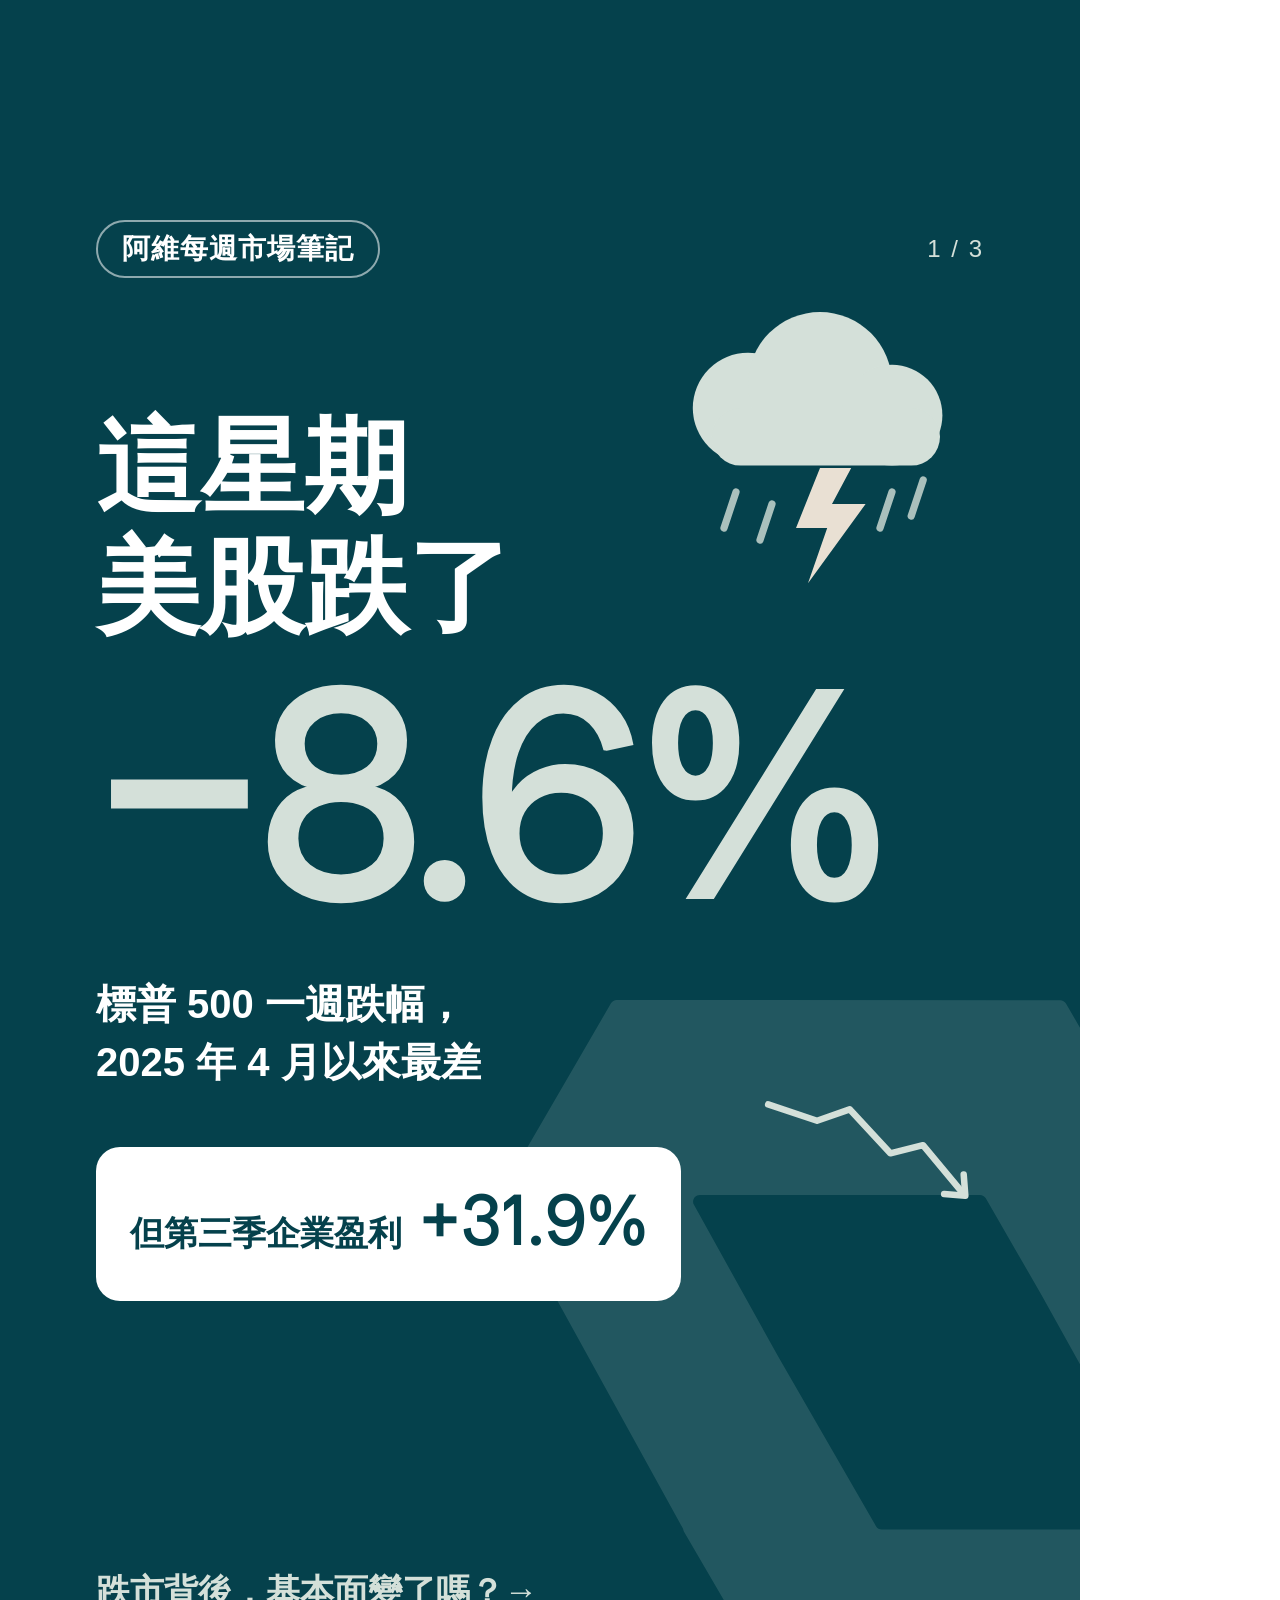
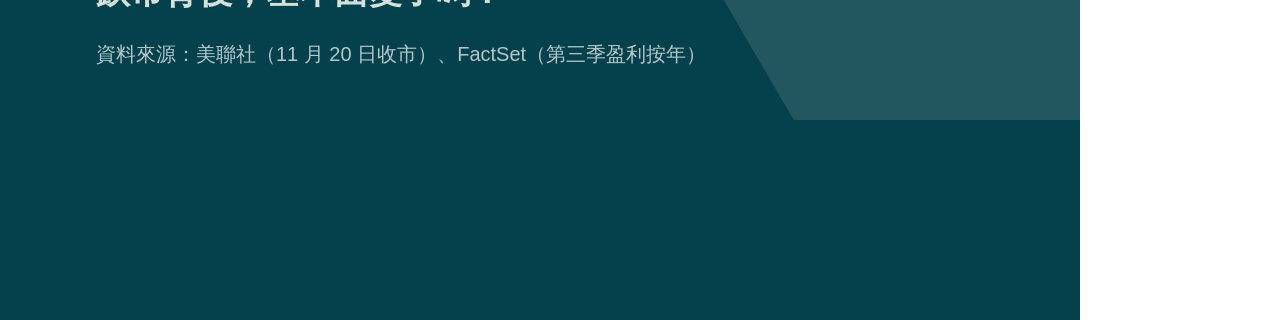
<file: tools/story/w1.html>
<!doctype html><html lang="zh-Hant-HK"><head><meta charset="utf-8"><link rel="stylesheet" href="base.css"><style>
.board{width:1080px;height:1920px;padding:220px 96px 250px;display:flex;flex-direction:column}
.tag{font-size:28px;border-radius:999px;padding:8px 24px;align-self:flex-start}
.page{font-size:24px;letter-spacing:2px}
.top{display:flex;justify-content:space-between;align-items:center}
.src{font-size:20px;line-height:1.55}

.board{background:var(--green);color:var(--white)}
.deco{right:-280px;bottom:200px;width:860px;height:720px;opacity:.14}
.tag{border:2px solid rgba(255,255,255,.55)}
.page{color:var(--sage)}
h1{margin:130px 0 0;font-size:104px;font-weight:900;line-height:1.15}
.n{margin-top:30px;font-size:300px;font-weight:600;line-height:.9;color:var(--sage);letter-spacing:-6px}
.cap{margin-top:28px;font-size:40px;font-weight:700;line-height:1.45}
.chip{margin-top:56px;align-self:flex-start;background:var(--white);color:var(--green);border-radius:24px;padding:26px 34px;display:flex;align-items:baseline;gap:18px}
.chip b{font-size:72px;font-weight:700}
.chip span{font-size:34px;font-weight:700}
.next{margin-top:auto;font-size:34px;font-weight:700;color:var(--sage)}
.src{margin-top:24px;color:rgba(255,255,255,.7)}

</style></head><body><div class="board"><svg class="deco" viewBox="0 0 247 207" aria-hidden="true"><path fill="#d4e0d9" d="M246.83,151.11l-52.27-94.87c-.03-.25-.1-.51-.23-.74L162.58,1.02c-.34-.59-.98-.95-1.66-.95L33.44,0c-.69,0-1.32.36-1.66.96L.26,55.28c-.34.58-.35,1.3-.02,1.89l52.27,94.87c.03.25.1.51.23.74l31.74,54.47c.34.59.98.95,1.66.95l127.49.07c.69,0,1.32-.36,1.66-.96l31.51-54.33c.34-.58.35-1.3.02-1.89ZM189.76,152.23h-80.13c-.69,0-1.32-.37-1.660-.96l-28.08-48.7-24.26-43.67c-.71-1.28.21-2.85,1.68-2.85h80.57c.69,0,1.32.37,1.66.96l16.02,27.78,35.89,64.58c.71,1.28-.21,2.86-1.68,2.86Z"/></svg>
<div class="top"><div class="tag">阿維每週市場筆記</div><div class="page">1 / 3</div></div>
<h1>這星期<br>美股跌了</h1>
<div class="n num">−8.6%</div>
<div class="cap">標普 500 一週跌幅，<br>2025 年 4 月以來最差</div>
<div class="chip"><span>但第三季企業盈利</span><b class="num">+31.9%</b></div>
<div class="next">跌市背後，基本面變了嗎？→</div>
<div class="src">資料來源：美聯社（11 月 20 日收市）、FactSet（第三季盈利按年）</div>
<svg class="ill" viewBox="0 0 300 250" style="left:640px;top:300px;width:360px" aria-hidden="true">
<g fill="#d4e0d9">
 <circle cx="90" cy="90" r="46"/><circle cx="150" cy="70" r="60"/><circle cx="210" cy="96" r="42"/>
 <rect x="60" y="90" width="190" height="48" rx="24"/>
</g>
<path d="M150 140 L130 190 H156 L140 236 L188 170 H160 L176 140 Z" fill="#e9e0d3"/>
<g stroke="#d4e0d9" stroke-width="6" stroke-linecap="round" opacity=".8">
 <line x1="80" y1="160" x2="70" y2="190"/><line x1="110" y1="170" x2="100" y2="200"/>
 <line x1="210" y1="160" x2="200" y2="190"/><line x1="236" y1="150" x2="226" y2="180"/>
</g></svg><svg class="ill" viewBox="0 0 270 160" style="left:760px;top:1080px;width:220px" aria-hidden="true">
<path d="M10 30 L70 50 L110 36 L160 90 L200 80 L250 140" stroke="#d4e0d9" stroke-width="8" fill="none" stroke-linecap="round" stroke-linejoin="round"/>
<path d="M226 140 L252 142 L250 116" stroke="#d4e0d9" stroke-width="8" fill="none" stroke-linecap="round" stroke-linejoin="round"/></svg></div></body></html>
</file>
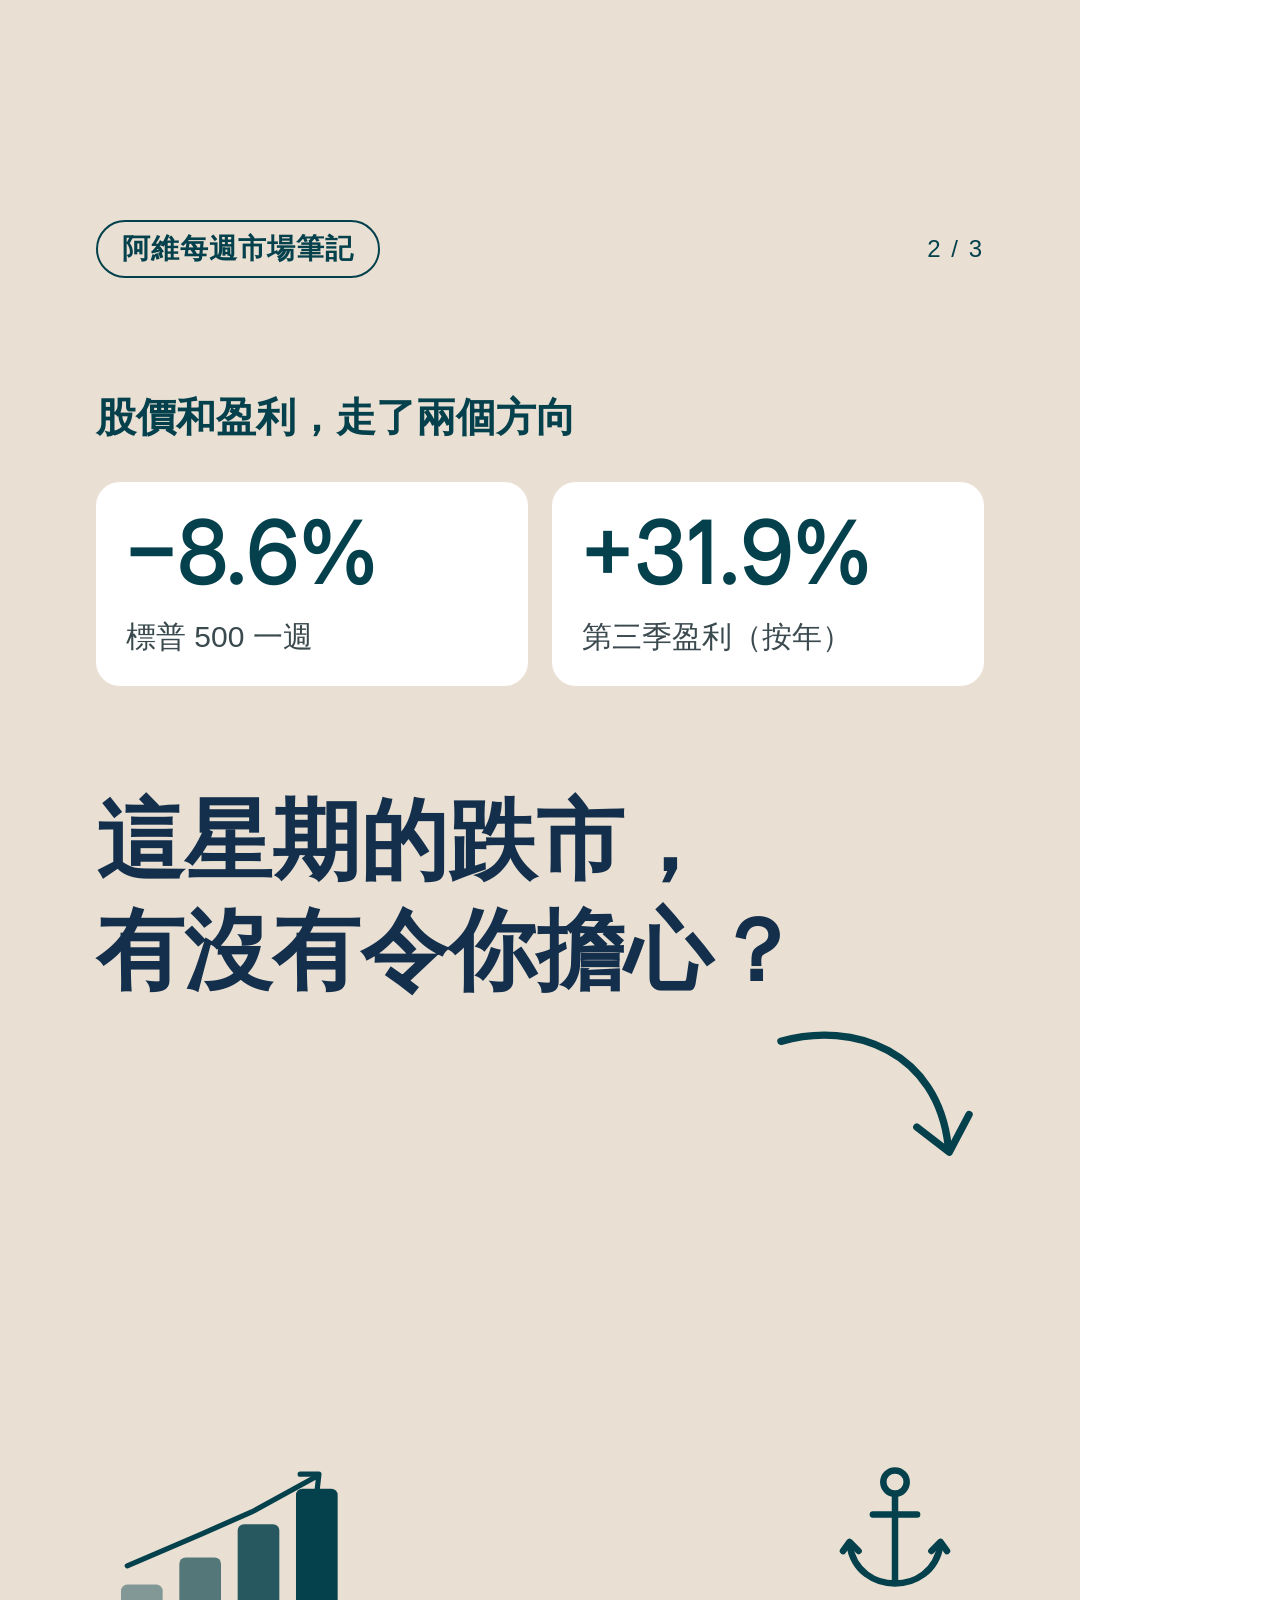
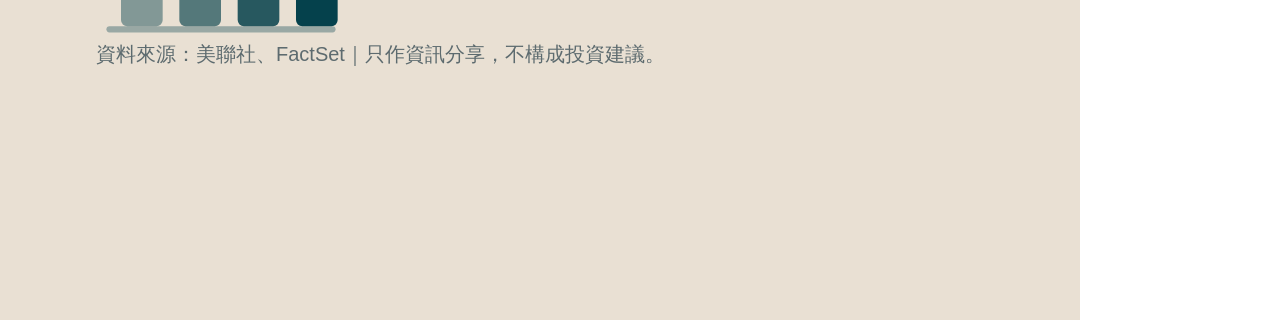
<file: tools/story/w2.html>
<!doctype html><html lang="zh-Hant-HK"><head><meta charset="utf-8"><link rel="stylesheet" href="base.css"><style>
.board{width:1080px;height:1920px;padding:220px 96px 250px;display:flex;flex-direction:column}
.tag{font-size:28px;border-radius:999px;padding:8px 24px;align-self:flex-start}
.page{font-size:24px;letter-spacing:2px}
.top{display:flex;justify-content:space-between;align-items:center}
.src{font-size:20px;line-height:1.55}

.board{background:var(--sand);color:var(--black)}
.tag{border:2px solid var(--green);color:var(--green)}
.page{color:var(--green)}
.lead{margin-top:110px;font-size:40px;font-weight:700;color:var(--green);line-height:1.45}
.stat{margin-top:36px;display:flex;gap:24px}
.stat div{flex:1;background:var(--white);border-radius:24px;padding:30px 30px 28px}
.stat b{display:block;font-size:92px;font-weight:600;line-height:1;color:var(--green)}
.stat span{display:block;margin-top:12px;font-size:30px;line-height:1.4;color:var(--ink-soft)}
h1{margin:100px 0 0;font-size:88px;font-weight:900;line-height:1.25;color:var(--navy)}
.space{flex:1}
.src{color:var(--muted)}

</style></head><body><div class="board">
<div class="top"><div class="tag">阿維每週市場筆記</div><div class="page">2 / 3</div></div>
<div class="lead">股價和盈利，走了兩個方向</div>
<div class="stat"><div><b class="num">−8.6%</b><span>標普 500 一週</span></div><div><b class="num">+31.9%</b><span>第三季盈利（按年）</span></div></div>
<h1>這星期的跌市，<br>有沒有令你擔心？</h1>
<div class="space"></div>
<div class="src">資料來源：美聯社、FactSet｜只作資訊分享，不構成投資建議。</div>
<svg class="ill" viewBox="0 0 240 160" style="left:96px;top:1470px;width:250px" aria-hidden="true">
<rect x="10" y="150" width="220" height="6" rx="3" fill="#05414c" opacity=".35"/>
<rect x="24" y="110" width="40" height="40" rx="6" fill="#05414c" opacity=".45"/>
<rect x="80" y="84" width="40" height="66" rx="6" fill="#05414c" opacity=".65"/>
<rect x="136" y="52" width="40" height="98" rx="6" fill="#05414c" opacity=".85"/>
<rect x="192" y="18" width="40" height="132" rx="6" fill="#05414c"/>
<path d="M30 92 L100 62 L150 40 L212 6" stroke="#05414c" stroke-width="5" fill="none" stroke-linecap="round"/>
<path d="M196 4 L214 4 L212 22" stroke="#05414c" stroke-width="5" fill="none" stroke-linecap="round" stroke-linejoin="round"/></svg><svg class="ill" viewBox="0 0 220 160" style="left:760px;top:1010px;width:230px" aria-hidden="true"><g fill="none" stroke="#05414c" stroke-width="7" stroke-linecap="round" stroke-linejoin="round">
<path d="M20 30 C 90 10, 170 40, 180 130"/>
<path d="M150 112 L 181 136 L 200 100"/></g></svg><svg class="ill" viewBox="0 0 200 210" style="left:830px;top:1460px;width:130px" aria-hidden="true"><g fill="none" stroke="#05414c" stroke-width="10" stroke-linecap="round" stroke-linejoin="round">
<circle cx="100" cy="34" r="18"/><line x1="100" y1="52" x2="100" y2="186"/><line x1="66" y1="84" x2="134" y2="84"/>
<path d="M30 130 C 36 172, 70 190, 100 190 C 130 190, 164 172, 170 130"/><path d="M20 140 L30 126 L44 140"/><path d="M156 140 L170 126 L180 140"/></g></svg></div></body></html>
</file>
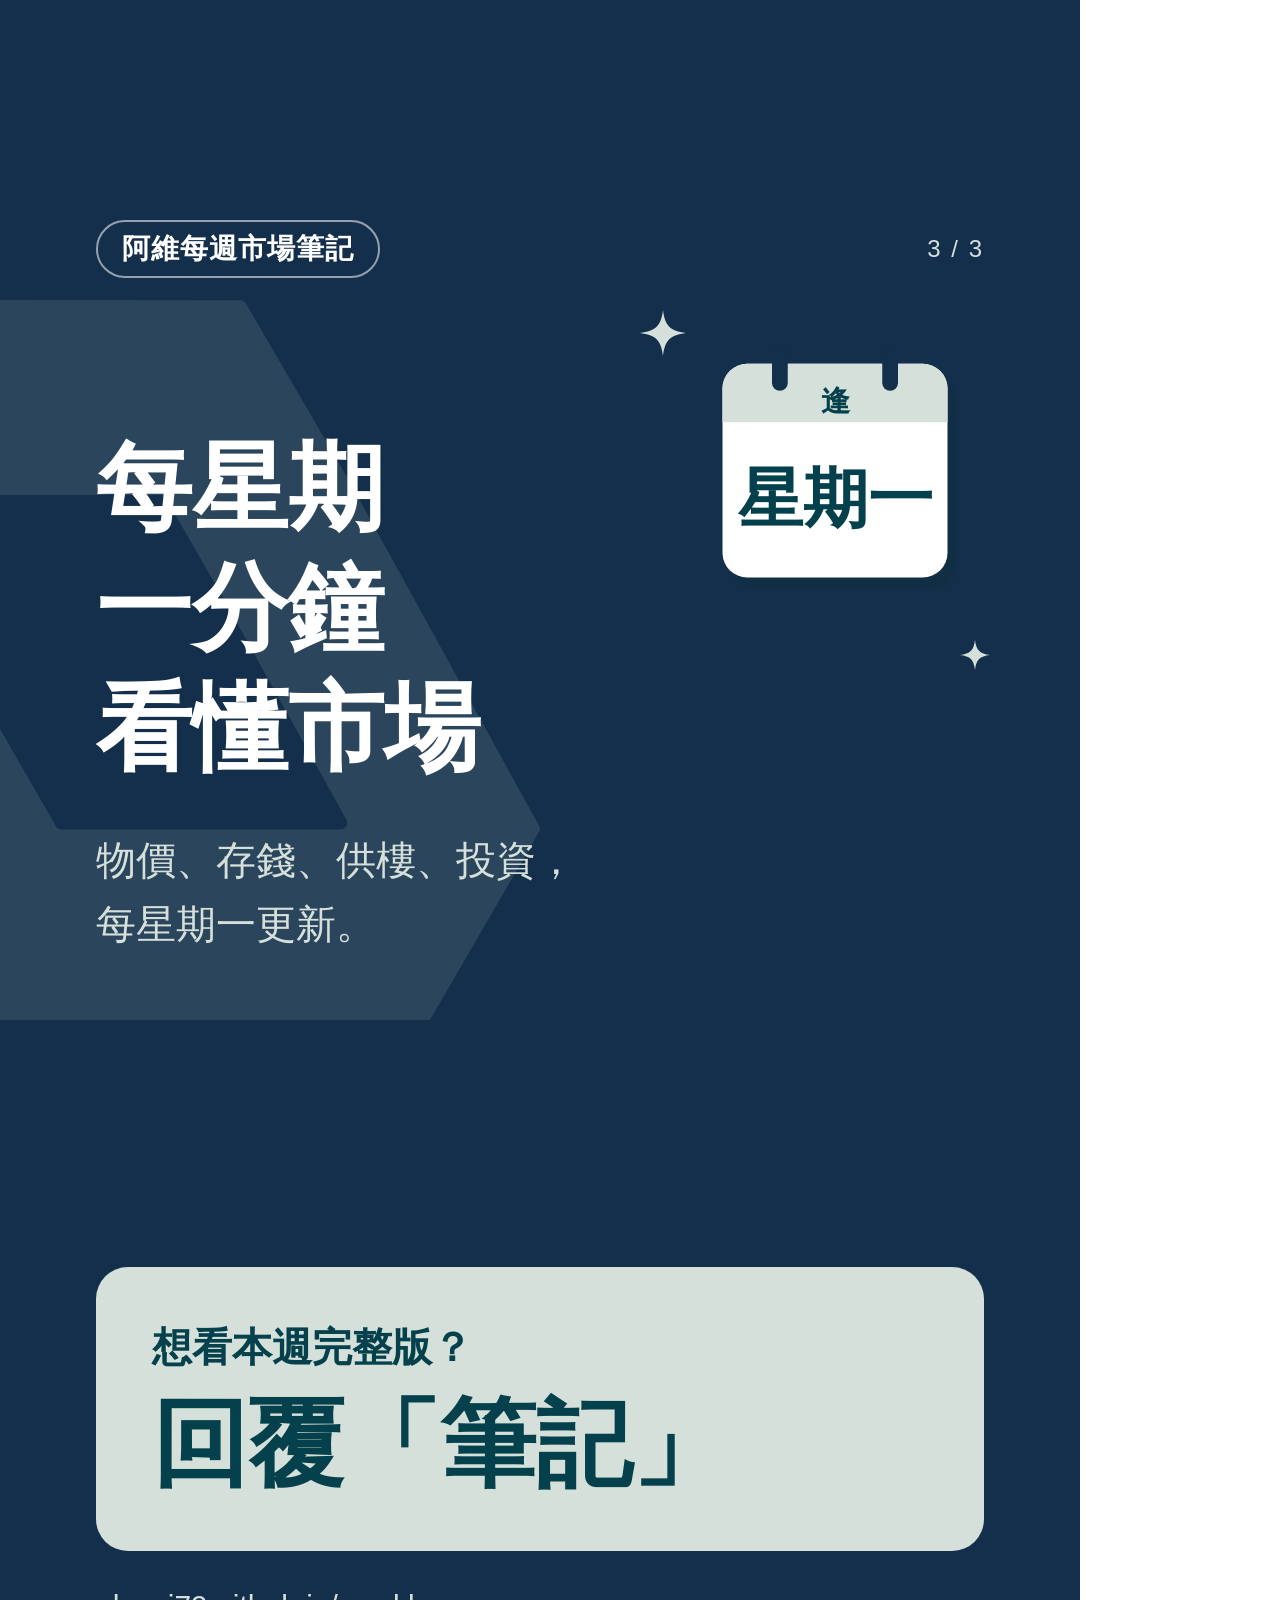
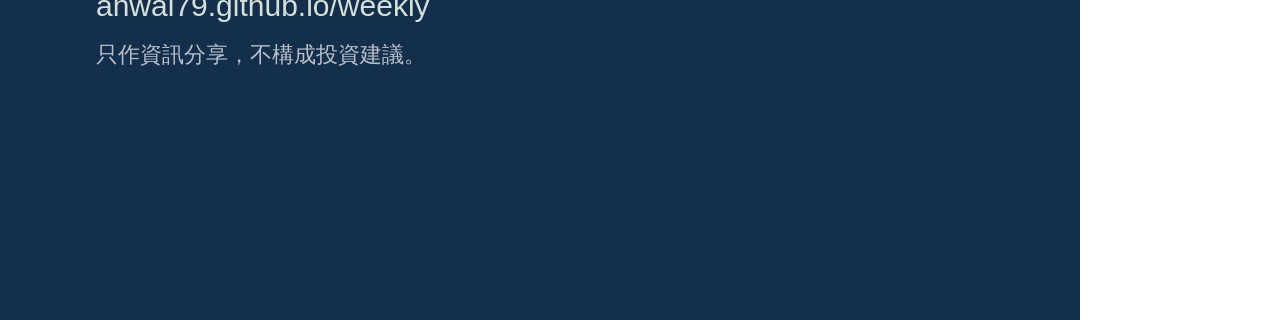
<file: tools/story/w3.html>
<!doctype html><html lang="zh-Hant-HK"><head><meta charset="utf-8"><link rel="stylesheet" href="base.css"><style>
.board{width:1080px;height:1920px;padding:220px 96px 250px;display:flex;flex-direction:column}
.tag{font-size:28px;border-radius:999px;padding:8px 24px;align-self:flex-start}
.page{font-size:24px;letter-spacing:2px}
.top{display:flex;justify-content:space-between;align-items:center}
.src{font-size:20px;line-height:1.55}

.board{background:var(--navy);color:var(--white)}
.deco{left:-320px;top:300px;width:860px;height:720px;opacity:.12}
.tag{border:2px solid rgba(255,255,255,.55)}
.page{color:var(--sage)}
h1{margin:150px 0 0;font-size:96px;font-weight:900;line-height:1.25}
.sub{margin-top:40px;font-size:40px;line-height:1.6;color:var(--sage)}
.cta{margin-top:auto;background:var(--sage);color:var(--green);border-radius:32px;padding:52px 56px;display:flex;flex-direction:column;gap:14px}
.cta span{font-size:40px;font-weight:700;line-height:1.4}
.cta b{font-size:96px;font-weight:900;line-height:1.15}
.link{margin-top:32px;font-size:30px;color:var(--sage);line-height:1.5}
.fine{margin-top:12px;font-size:22px;color:rgba(255,255,255,.7)}

</style></head><body><div class="board"><svg class="deco" viewBox="0 0 247 207" aria-hidden="true"><path fill="#d4e0d9" d="M246.83,151.11l-52.27-94.87c-.03-.25-.1-.51-.23-.74L162.58,1.02c-.34-.59-.98-.95-1.66-.95L33.44,0c-.69,0-1.32.36-1.66.96L.26,55.28c-.34.58-.35,1.3-.02,1.89l52.27,94.87c.03.25.1.51.23.74l31.74,54.47c.34.59.98.95,1.66.95l127.49.07c.69,0,1.32-.36,1.66-.96l31.51-54.33c.34-.58.35-1.3.02-1.89ZM189.76,152.23h-80.13c-.69,0-1.32-.37-1.660-.96l-28.08-48.7-24.26-43.67c-.71-1.28.21-2.85,1.68-2.85h80.57c.69,0,1.32.37,1.66.96l16.02,27.78,35.89,64.58c.71,1.28-.21,2.86-1.68,2.86Z"/></svg>
<div class="top"><div class="tag">阿維每週市場筆記</div><div class="page">3 / 3</div></div>
<h1>每星期<br>一分鐘<br>看懂市場</h1>
<div class="sub">物價、存錢、供樓、投資，<br>每星期一更新。</div>
<div class="cta"><span>想看本週完整版？</span><b>回覆「筆記」</b></div>
<div class="link">ahwai79.github.io/weekly</div>
<div class="fine">只作資訊分享，不構成投資建議。</div>
<svg class="ill" viewBox="0 0 240 240" style="left:700px;top:330px;width:270px" aria-hidden="true">
<rect x="20" y="30" width="200" height="190" rx="22" fill="#0b2d34" opacity=".3" transform="translate(8 10)"/>
<rect x="20" y="30" width="200" height="190" rx="22" fill="#ffffff"/>
<path d="M20 52 a22 22 0 0 1 22 -22 H198 a22 22 0 0 1 22 22 V82 H20 Z" fill="#d4e0d9"/>
<rect x="64" y="14" width="14" height="40" rx="7" fill="#132f4c"/><rect x="162" y="14" width="14" height="40" rx="7" fill="#132f4c"/>
<text x="120" y="72" text-anchor="middle" style="font-family:'Noto Sans CJK HK','Noto Sans TC',sans-serif;font-weight:700;font-size:26px" fill="#05414c">逢</text>
<text x="120" y="170" text-anchor="middle" style="font-family:'Noto Sans CJK HK','Noto Sans TC',sans-serif;font-weight:900;font-size:58px" fill="#05414c">星期一</text></svg><svg class="ill" viewBox="0 0 100 100" style="left:640px;top:310px;width:46px" aria-hidden="true"><path d="M50 0 C54 34 66 46 100 50 C66 54 54 66 50 100 C46 66 34 54 0 50 C34 46 46 34 50 0 Z" fill="#d4e0d9"/></svg><svg class="ill" viewBox="0 0 100 100" style="left:960px;top:640px;width:30px" aria-hidden="true"><path d="M50 0 C54 34 66 46 100 50 C66 54 54 66 50 100 C46 66 34 54 0 50 C34 46 46 34 50 0 Z" fill="#d4e0d9"/></svg></div></body></html>
</file>
<file: tools/story/base.css>
@font-face{font-family:"Fustat";src:url(fonts/Fustat-500.woff2) format("woff2");font-weight:500}
@font-face{font-family:"Fustat";src:url(fonts/Fustat-600.woff2) format("woff2");font-weight:600 900}
@font-face{font-family:"Fustat";src:url(fonts/Fustat-400.woff2) format("woff2");font-weight:400}
:root{
  --green:#05414c; --sage:#d4e0d9; --navy:#132f4c; --sand:#e9e0d3; --white:#ffffff; --black:#161616;
  --ink-soft:#3b4a4f; --muted:#5d6b6f;
}
*{box-sizing:border-box}
html,body{margin:0;padding:0}
body{font-family:"Noto Sans CJK HK","Noto Sans TC",sans-serif;color:var(--black);-webkit-font-smoothing:antialiased}
.num{font-family:"Fustat","Noto Sans CJK HK",sans-serif}
.tag{display:inline-flex;align-items:center;gap:14px;font-weight:700;letter-spacing:1px}
.mark{display:block}
.board{position:relative;overflow:hidden}
.deco{position:absolute;pointer-events:none}
.board,.top{isolation:isolate}.deco{z-index:-1}
.ill{position:absolute;overflow:visible}
</file>
